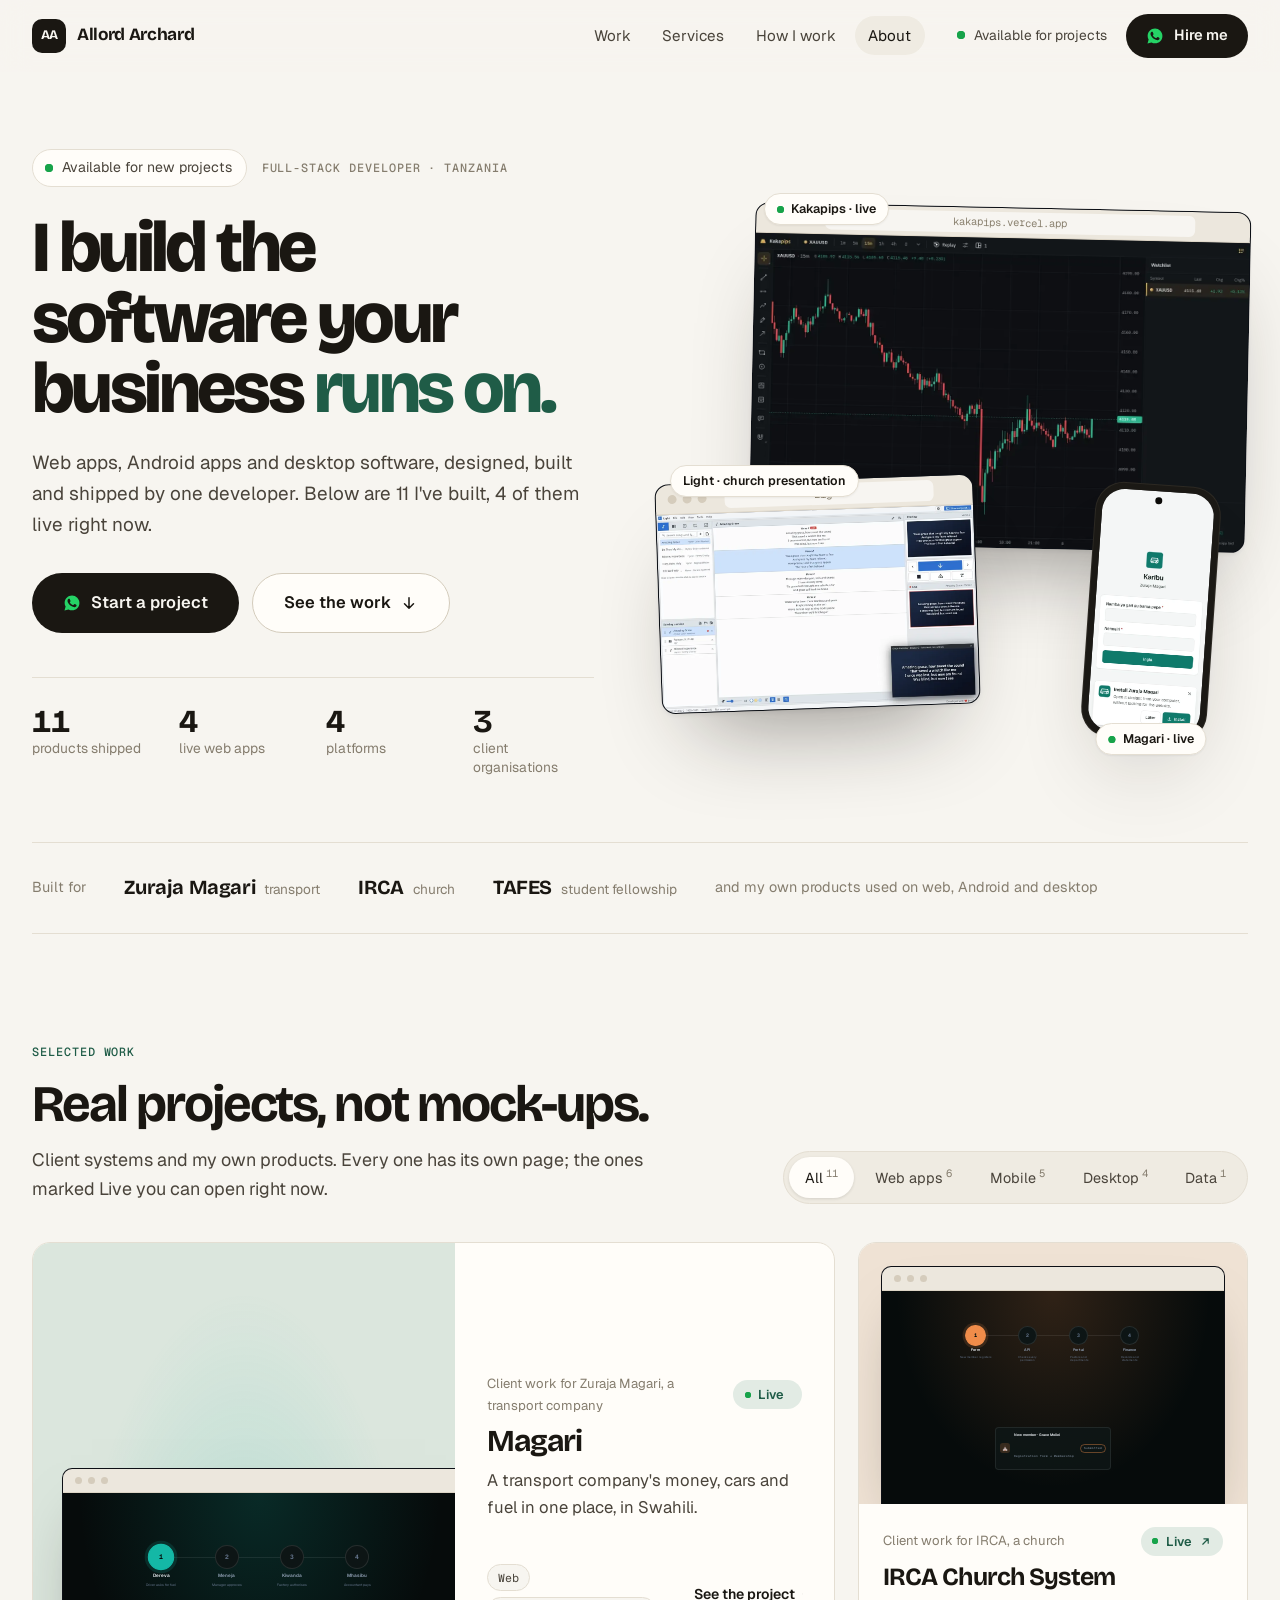
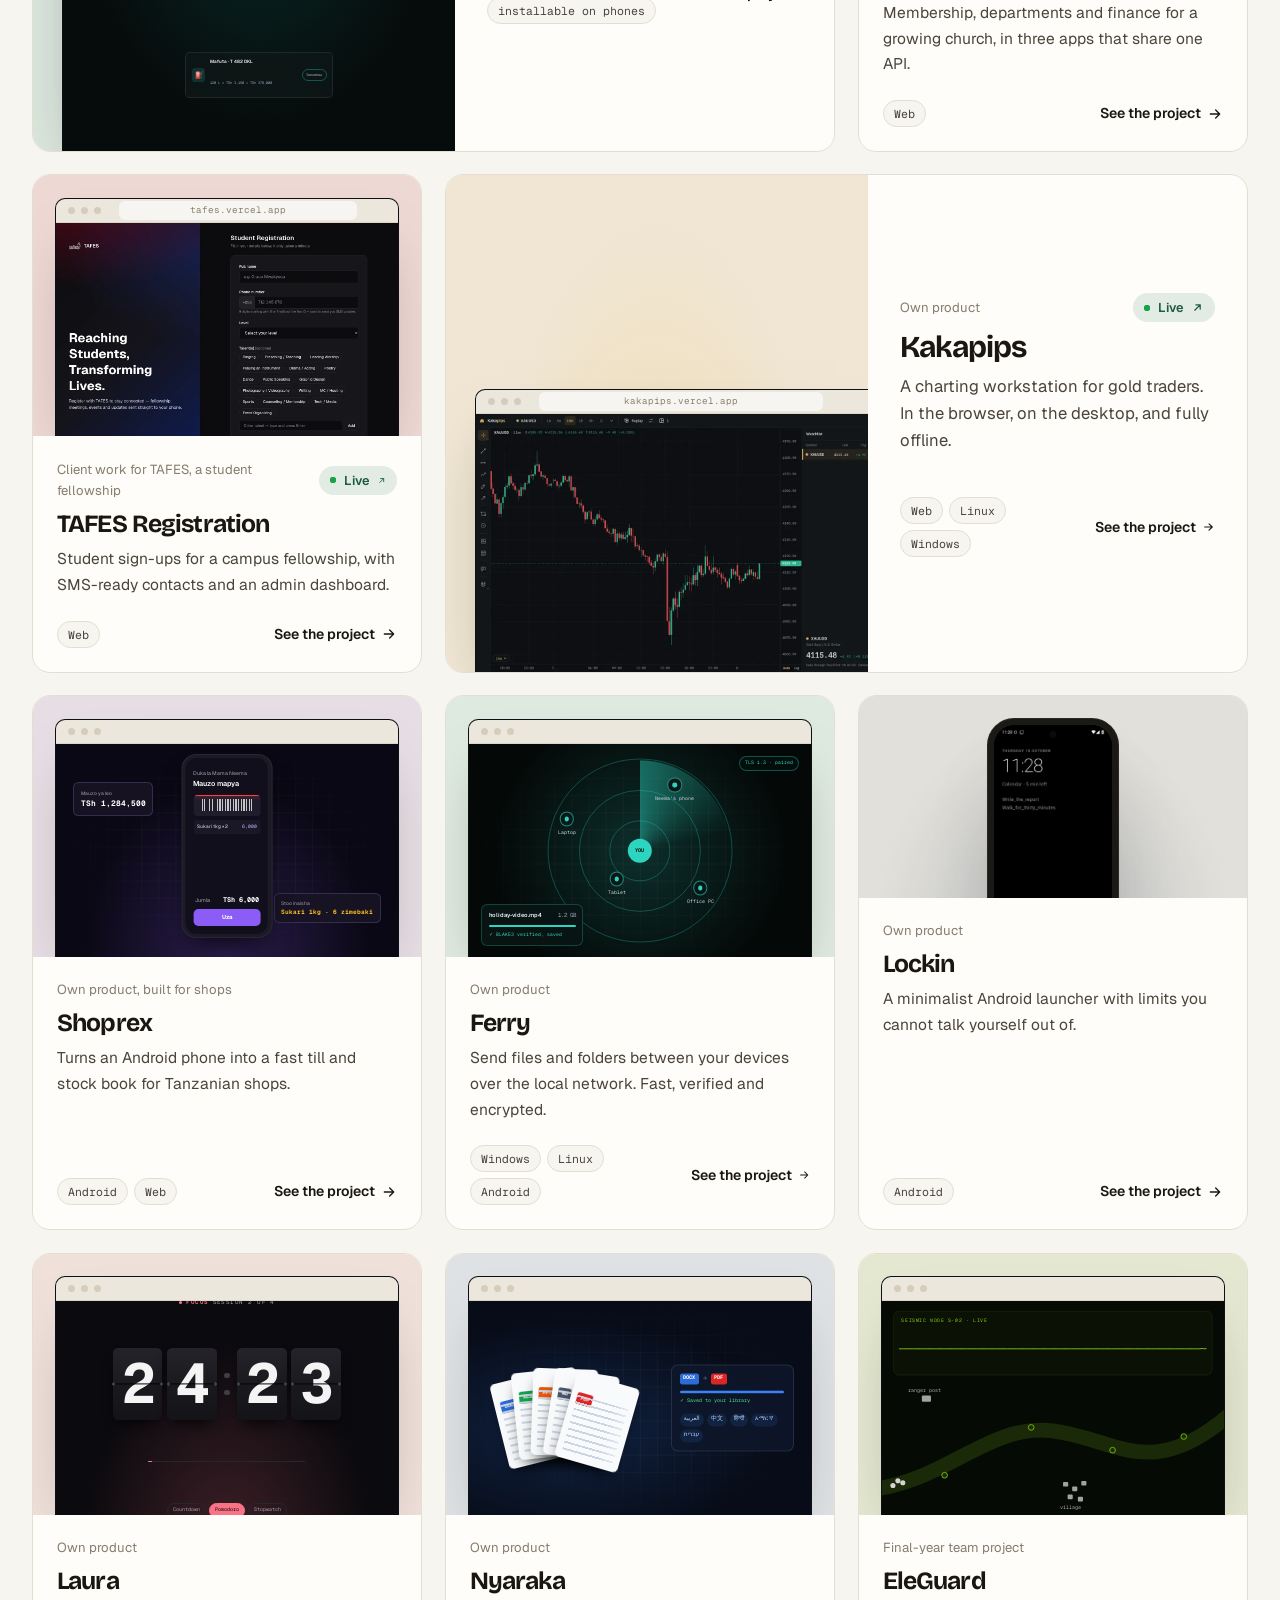
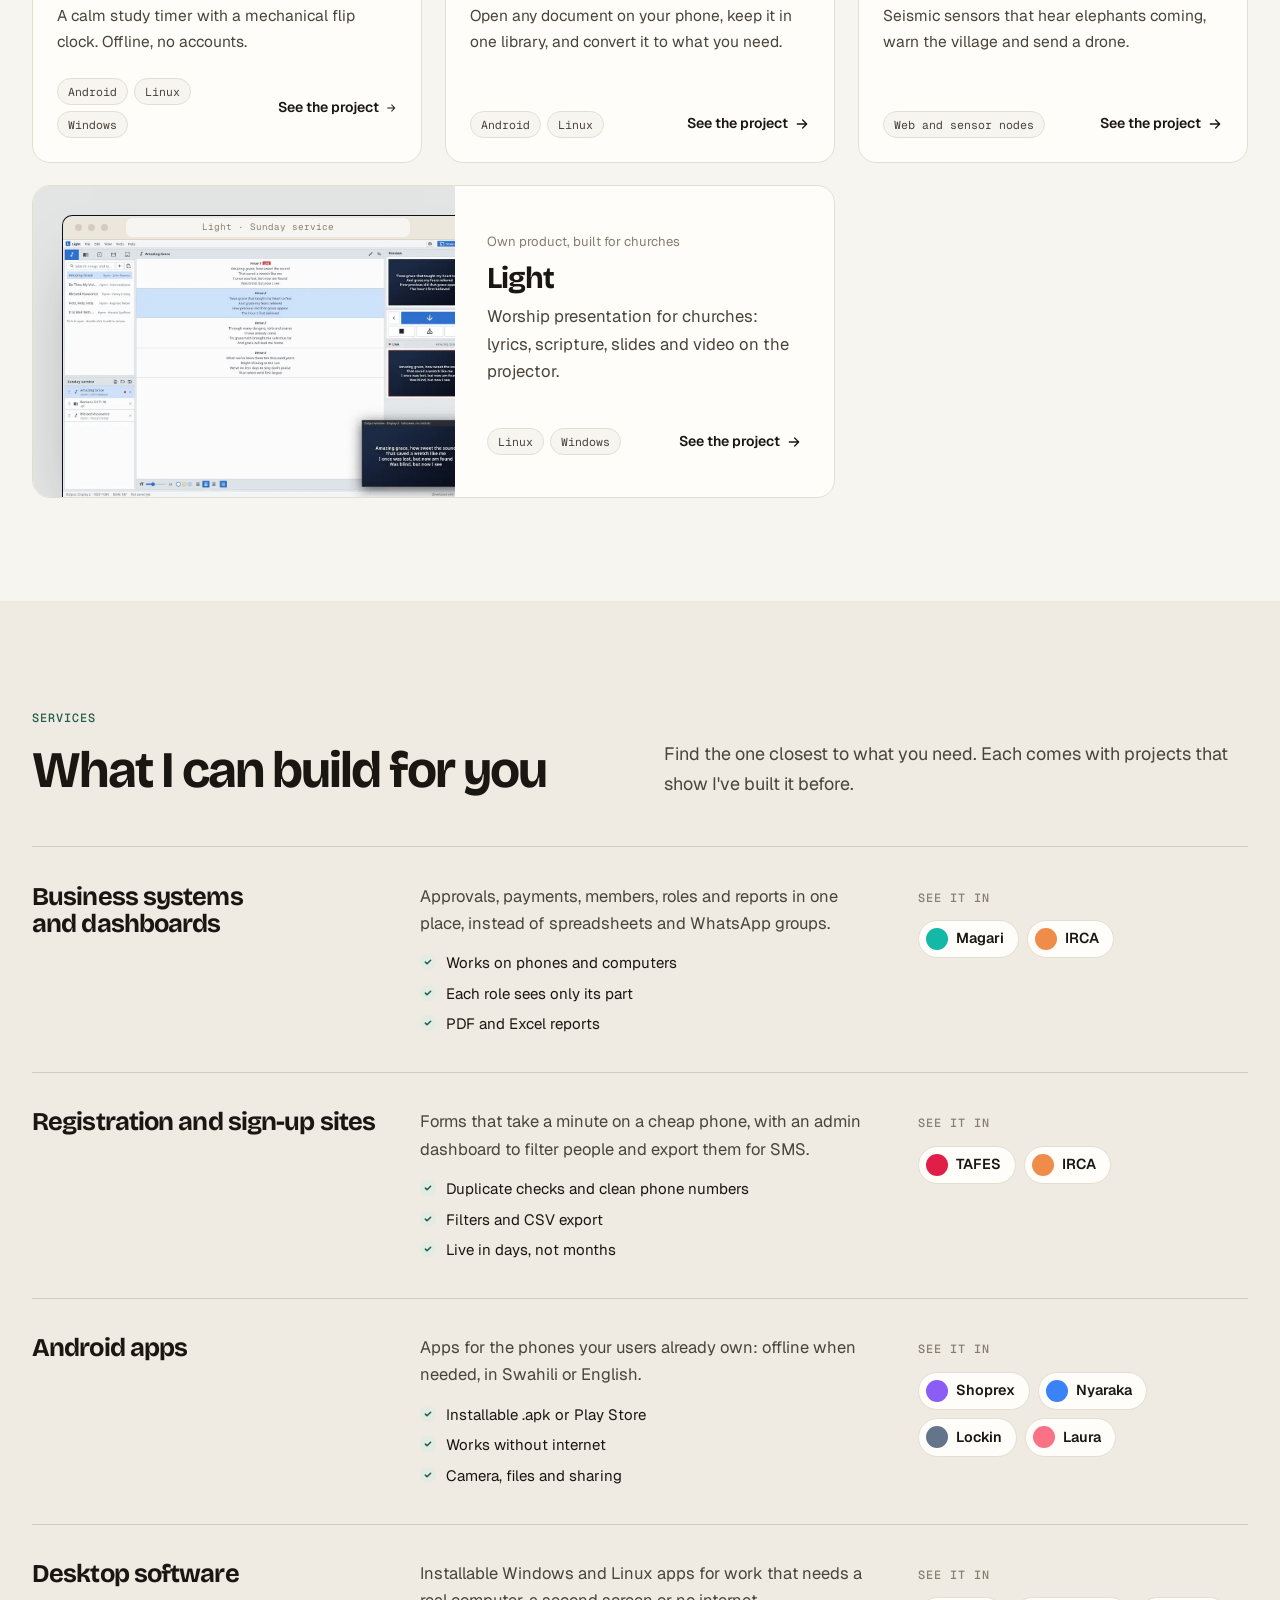
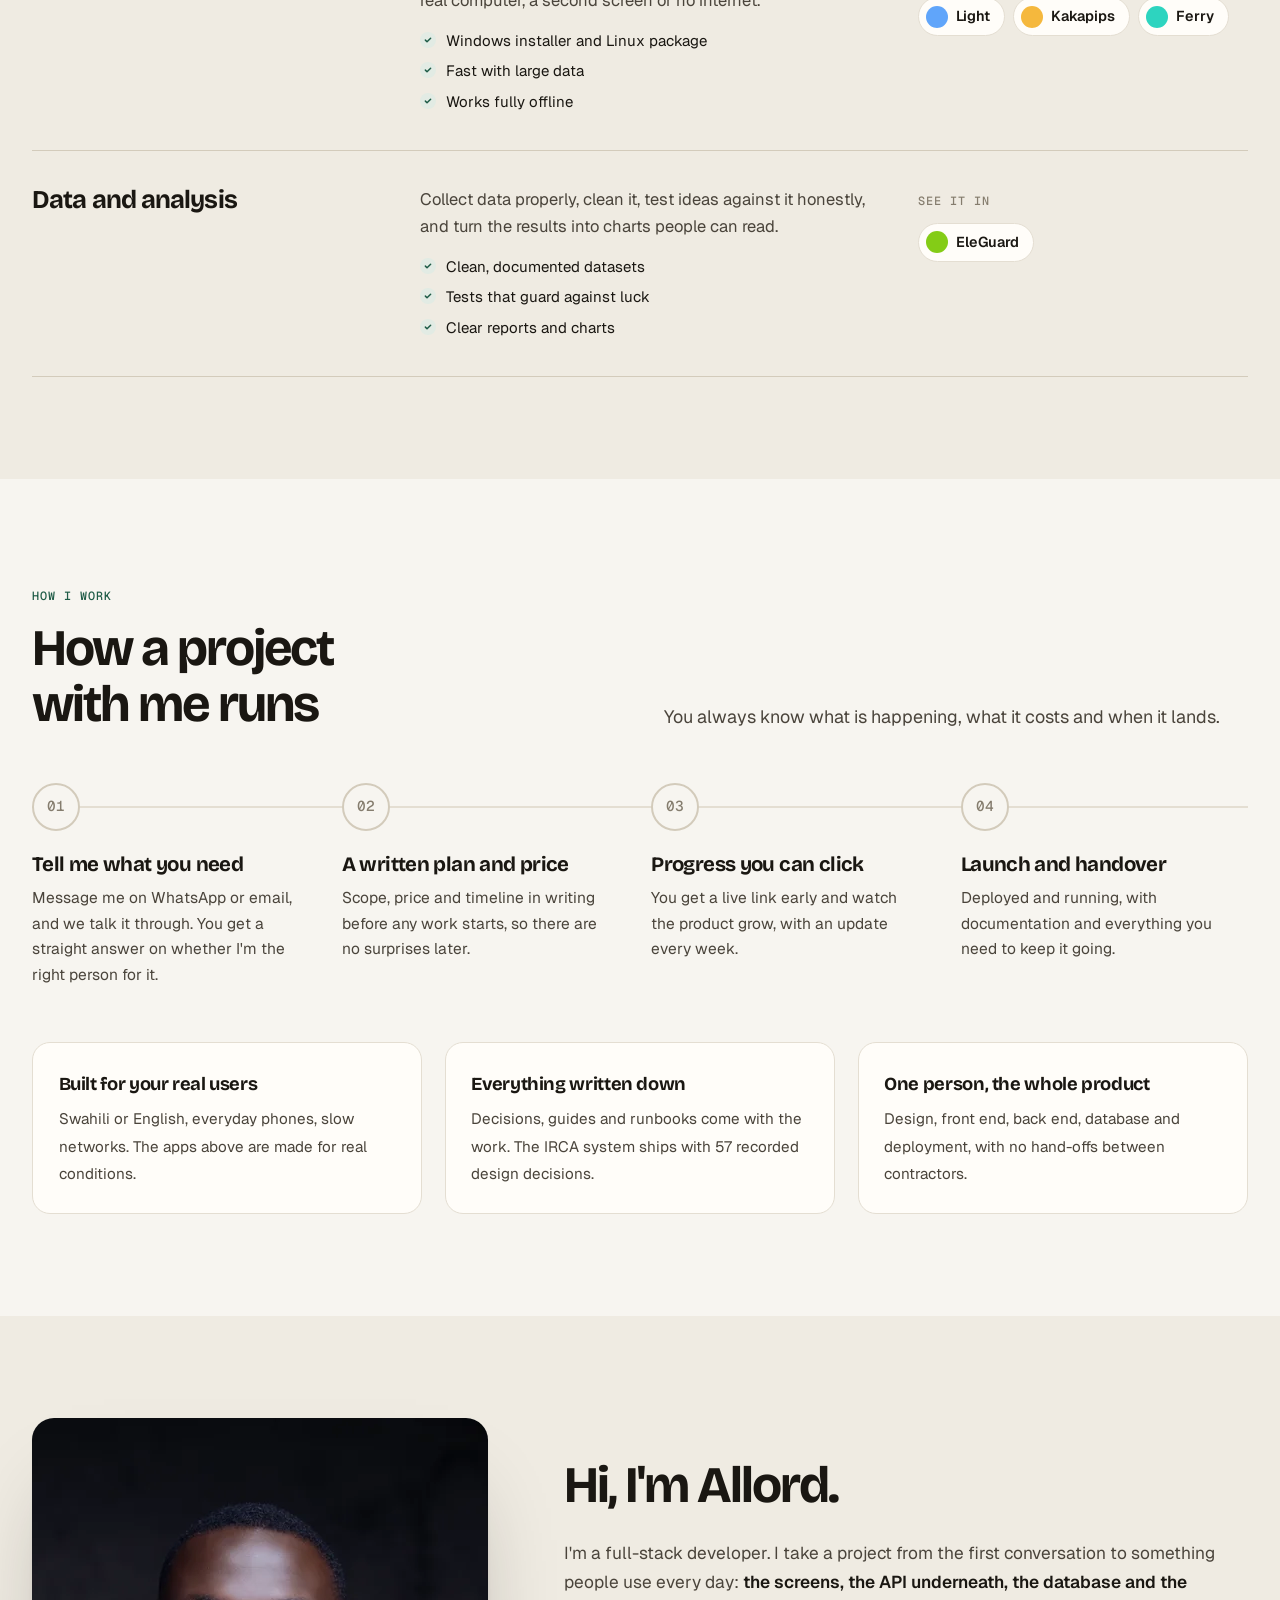
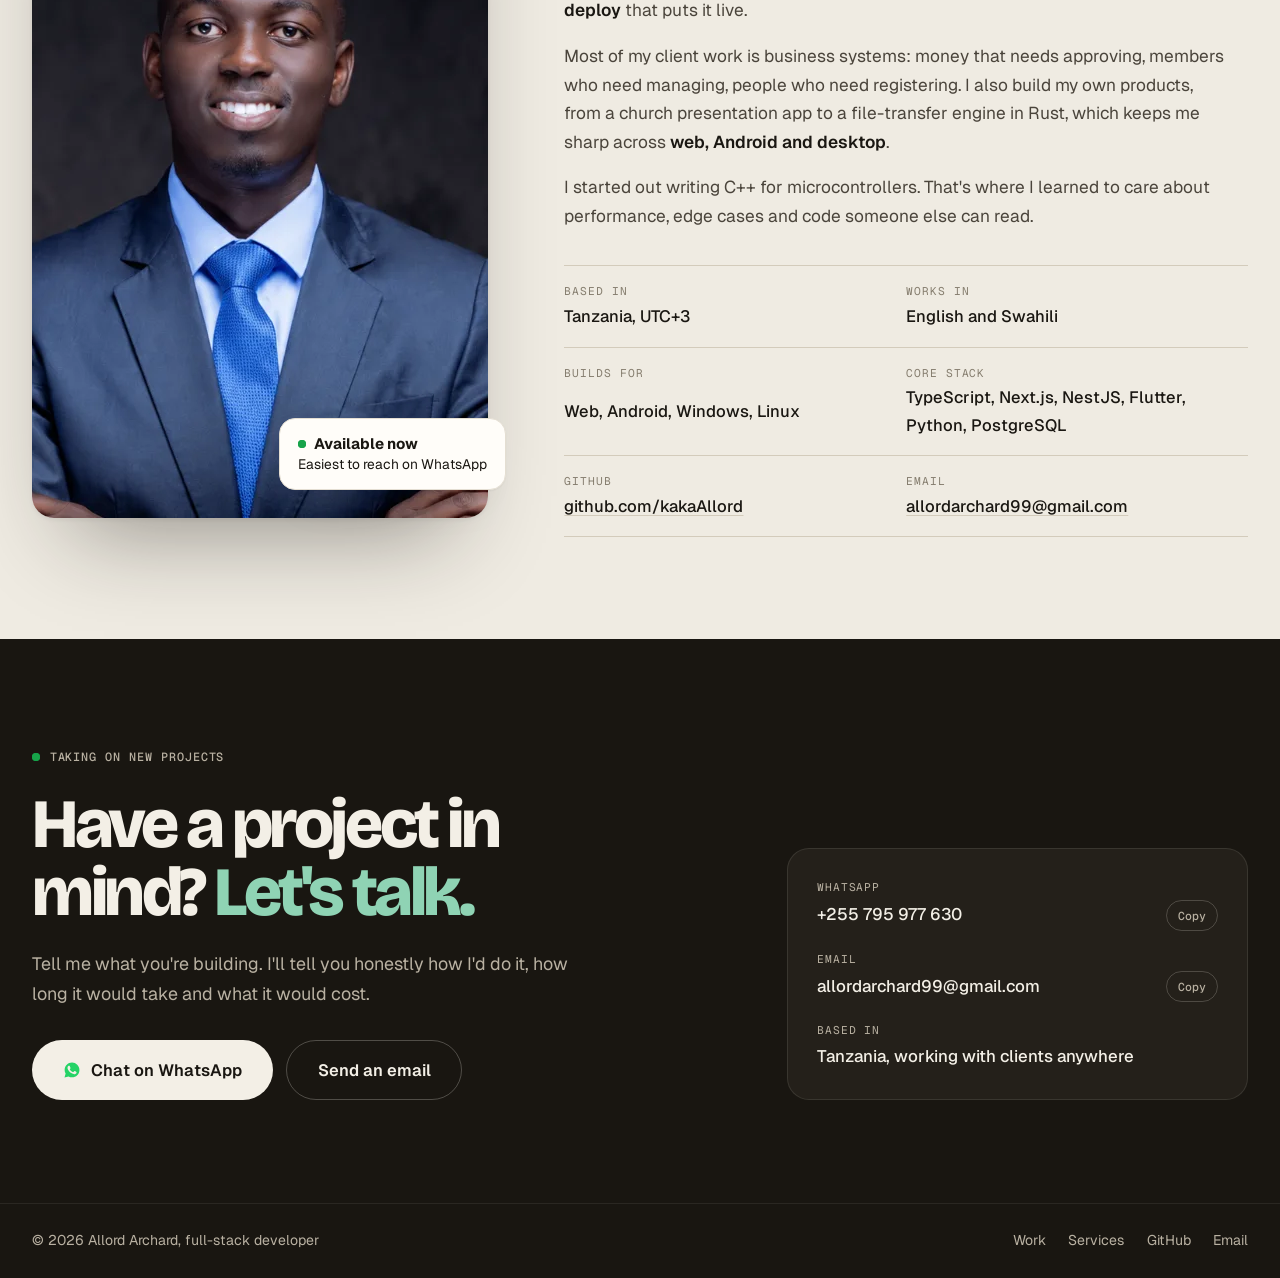
<file: index.html>
<!DOCTYPE html>
<html lang="en">
<head>
<meta charset="UTF-8" />
<meta name="viewport" content="width=device-width, initial-scale=1.0, viewport-fit=cover" />
<!-- Generated by tools/build-projects.mjs. Edit tools/projects.mjs or the build script, then rebuild. -->
<title>Allord Archard, Full-Stack Developer | Web, Mobile &amp; Desktop Apps</title>
<meta name="description" content="Freelance full-stack developer in Tanzania. Business systems, registration sites, Android apps and desktop software, designed, built and shipped end to end. See 11 real projects." />
<meta name="author" content="Allord Archard" />
<meta name="robots" content="index, follow, max-image-preview:large" />
<meta name="theme-color" content="#f7f5f0" />
<link rel="canonical" href="https://kakaallord.github.io/me-portifolio/" />
<meta property="og:type" content="website" />
<meta property="og:site_name" content="Allord Archard" />
<meta property="og:url" content="https://kakaallord.github.io/me-portifolio/" />
<meta property="og:title" content="Allord Archard, Full-Stack Developer | Web, Mobile &amp; Desktop Apps" />
<meta property="og:description" content="Freelance full-stack developer in Tanzania. Business systems, registration sites, Android apps and desktop software, designed, built and shipped end to end. See 11 real projects." />
<meta property="og:image" content="https://kakaallord.github.io/me-portifolio/assets/img/og.jpg" />
<meta name="twitter:card" content="summary_large_image" />
<meta name="twitter:title" content="Allord Archard, Full-Stack Developer | Web, Mobile &amp; Desktop Apps" />
<meta name="twitter:description" content="Freelance full-stack developer in Tanzania. Business systems, registration sites, Android apps and desktop software, designed, built and shipped end to end. See 11 real projects." />
<meta name="twitter:image" content="https://kakaallord.github.io/me-portifolio/assets/img/og.jpg" />
<link rel="icon" href="assets/img/favicon.svg" type="image/svg+xml" />
<link rel="manifest" href="site.webmanifest" />
<link rel="preconnect" href="https://fonts.googleapis.com" />
<link rel="preconnect" href="https://fonts.gstatic.com" crossorigin />
<link href="https://fonts.googleapis.com/css2?family=Bricolage+Grotesque:opsz,wght@12..96,600..800&family=Geist:wght@400;500;600&family=Geist+Mono:wght@400;500&display=swap" rel="stylesheet" />
<link rel="stylesheet" href="assets/css/site.css" />
<link rel="stylesheet" href="assets/css/visuals.css" />
<link rel="stylesheet" href="assets/css/mobile.css" media="(max-width: 720px)" />
<script>document.documentElement.classList.add('js')</script>
<script type="application/ld+json">
{
  "@context": "https://schema.org",
  "@graph": [
    {
      "@type": "Person",
      "@id": "https://kakaallord.github.io/me-portifolio/#allord",
      "name": "Allord Archard",
      "jobTitle": "Full-Stack Developer",
      "url": "https://kakaallord.github.io/me-portifolio/",
      "image": "https://kakaallord.github.io/me-portifolio/assets/img/allord.jpg",
      "email": "mailto:allordarchard99@gmail.com",
      "telephone": "+255795977630",
      "address": {
        "@type": "PostalAddress",
        "addressCountry": "TZ"
      },
      "knowsLanguage": [
        "en",
        "sw"
      ],
      "sameAs": [
        "https://github.com/kakaAllord",
        "https://wa.me/255795977630"
      ],
      "knowsAbout": [
        "Full-stack development",
        "TypeScript",
        "Next.js",
        "NestJS",
        "PostgreSQL",
        "Flutter",
        "Android",
        "Electron",
        "Rust",
        "Python",
        "Data analysis"
      ]
    },
    {
      "@type": "ProfessionalService",
      "@id": "https://kakaallord.github.io/me-portifolio/#service",
      "name": "Allord Archard, Software Development",
      "url": "https://kakaallord.github.io/me-portifolio/",
      "provider": {
        "@id": "https://kakaallord.github.io/me-portifolio/#allord"
      },
      "areaServed": "Worldwide",
      "hasOfferCatalog": {
        "@type": "OfferCatalog",
        "name": "Services",
        "itemListElement": [
          {
            "@type": "Offer",
            "itemOffered": {
              "@type": "Service",
              "name": "Business systems and dashboards",
              "description": "Approvals, payments, members, roles and reports in one place, instead of spreadsheets and WhatsApp groups."
            }
          },
          {
            "@type": "Offer",
            "itemOffered": {
              "@type": "Service",
              "name": "Registration and sign-up sites",
              "description": "Forms that take a minute on a cheap phone, with an admin dashboard to filter people and export them for SMS."
            }
          },
          {
            "@type": "Offer",
            "itemOffered": {
              "@type": "Service",
              "name": "Android apps",
              "description": "Apps for the phones your users already own: offline when needed, in Swahili or English."
            }
          },
          {
            "@type": "Offer",
            "itemOffered": {
              "@type": "Service",
              "name": "Desktop software",
              "description": "Installable Windows and Linux apps for work that needs a real computer, a second screen or no internet."
            }
          },
          {
            "@type": "Offer",
            "itemOffered": {
              "@type": "Service",
              "name": "Data and analysis",
              "description": "Collect data properly, clean it, test ideas against it honestly, and turn the results into charts people can read."
            }
          }
        ]
      }
    },
    {
      "@type": "ItemList",
      "name": "Projects",
      "itemListElement": [
        {
          "@type": "ListItem",
          "position": 1,
          "url": "https://kakaallord.github.io/me-portifolio/projects/magari/",
          "name": "Magari"
        },
        {
          "@type": "ListItem",
          "position": 2,
          "url": "https://kakaallord.github.io/me-portifolio/projects/irca/",
          "name": "IRCA Church System"
        },
        {
          "@type": "ListItem",
          "position": 3,
          "url": "https://kakaallord.github.io/me-portifolio/projects/tafes/",
          "name": "TAFES Registration"
        },
        {
          "@type": "ListItem",
          "position": 4,
          "url": "https://kakaallord.github.io/me-portifolio/projects/kakapips/",
          "name": "Kakapips"
        },
        {
          "@type": "ListItem",
          "position": 5,
          "url": "https://kakaallord.github.io/me-portifolio/projects/shoprex/",
          "name": "Shoprex"
        },
        {
          "@type": "ListItem",
          "position": 6,
          "url": "https://kakaallord.github.io/me-portifolio/projects/ferry/",
          "name": "Ferry"
        },
        {
          "@type": "ListItem",
          "position": 7,
          "url": "https://kakaallord.github.io/me-portifolio/projects/lockin/",
          "name": "Lockin"
        },
        {
          "@type": "ListItem",
          "position": 8,
          "url": "https://kakaallord.github.io/me-portifolio/projects/laura/",
          "name": "Laura"
        },
        {
          "@type": "ListItem",
          "position": 9,
          "url": "https://kakaallord.github.io/me-portifolio/projects/nyaraka/",
          "name": "Nyaraka"
        },
        {
          "@type": "ListItem",
          "position": 10,
          "url": "https://kakaallord.github.io/me-portifolio/projects/eleguard/",
          "name": "EleGuard"
        },
        {
          "@type": "ListItem",
          "position": 11,
          "url": "https://kakaallord.github.io/me-portifolio/projects/light/",
          "name": "Light"
        }
      ]
    }
  ]
}
</script>
</head>
<body>
<a href="#main" class="skip-link">Skip to content</a>

<header class="nav" id="nav">
  <div class="wrap nav__inner">
    <a href="" class="brand"><span class="brand__mark">AA</span>Allord Archard</a>
    <nav class="nav__links" aria-label="Primary">
      <a href="#work">Work</a>
      <a href="#services">Services</a>
      <a href="#process">How I work</a>
      <a href="#about">About</a>
    </nav>
    <div class="nav__cta">
      <span class="nav__status"><span class="dot"></span>Available for projects</span>
      <a class="btn btn--ink btn--wa" data-whatsapp href="https://wa.me/255795977630"><svg class="wa-ic" viewBox="0 0 24 24" fill="currentColor" aria-hidden="true"><path fill-rule="evenodd" d="M12.04 2C6.6 2 2.18 6.42 2.18 11.86c0 1.74.46 3.44 1.32 4.94L2 22l5.34-1.4a9.8 9.8 0 004.7 1.2h.01c5.44 0 9.86-4.42 9.86-9.86 0-2.63-1.03-5.11-2.89-6.97A9.8 9.8 0 0012.04 2zm5.43 12.38c-.3-.15-1.75-.86-2.02-.96-.27-.1-.47-.15-.67.15-.2.3-.77.96-.94 1.16-.17.2-.35.22-.65.07-.3-.15-1.25-.46-2.38-1.47-.88-.78-1.47-1.75-1.64-2.05-.17-.3-.02-.46.13-.61.13-.13.3-.35.45-.52.15-.17.2-.3.3-.5.1-.2.05-.37-.03-.52-.07-.15-.67-1.6-.92-2.2-.24-.58-.49-.5-.67-.51h-.57c-.2 0-.52.07-.79.37-.27.3-1.04 1.01-1.04 2.47s1.06 2.86 1.21 3.06c.15.2 2.1 3.2 5.08 4.49.71.3 1.26.49 1.69.63.71.22 1.36.19 1.87.12.57-.09 1.75-.72 2-1.41.25-.69.25-1.28.17-1.41-.07-.13-.27-.2-.57-.35z"/></svg>Hire me</a>
    </div>
  </div>
</header>

<main id="main">

<!-- ============ HERO: who, what, and the work itself in the first view ============ -->
<section class="hero">
  <div class="wrap hero__grid">
    <div>
      <div class="hero__kicker rise">
        <span class="pill"><span class="dot"></span>Available for new projects</span>
        <span class="label">Full-stack developer · Tanzania</span>
      </div>
      <h1 class="rise" style="--d:80ms">I build the software your business <em>runs on.</em></h1>
      <p class="hero__sub rise" style="--d:160ms">Web apps, Android apps and desktop software, designed, built and shipped by one developer. Below are 11 I've built, 4 of them live right now.</p>
      <div class="hero__actions rise" style="--d:240ms">
        <a class="btn btn--ink btn--lg btn--wa" data-whatsapp href="https://wa.me/255795977630"><svg class="wa-ic" viewBox="0 0 24 24" fill="currentColor" aria-hidden="true"><path fill-rule="evenodd" d="M12.04 2C6.6 2 2.18 6.42 2.18 11.86c0 1.74.46 3.44 1.32 4.94L2 22l5.34-1.4a9.8 9.8 0 004.7 1.2h.01c5.44 0 9.86-4.42 9.86-9.86 0-2.63-1.03-5.11-2.89-6.97A9.8 9.8 0 0012.04 2zm5.43 12.38c-.3-.15-1.75-.86-2.02-.96-.27-.1-.47-.15-.67.15-.2.3-.77.96-.94 1.16-.17.2-.35.22-.65.07-.3-.15-1.25-.46-2.38-1.47-.88-.78-1.47-1.75-1.64-2.05-.17-.3-.02-.46.13-.61.13-.13.3-.35.45-.52.15-.17.2-.3.3-.5.1-.2.05-.37-.03-.52-.07-.15-.67-1.6-.92-2.2-.24-.58-.49-.5-.67-.51h-.57c-.2 0-.52.07-.79.37-.27.3-1.04 1.01-1.04 2.47s1.06 2.86 1.21 3.06c.15.2 2.1 3.2 5.08 4.49.71.3 1.26.49 1.69.63.71.22 1.36.19 1.87.12.57-.09 1.75-.72 2-1.41.25-.69.25-1.28.17-1.41-.07-.13-.27-.2-.57-.35z"/></svg>Start a project</a>
        <a class="btn btn--line btn--lg" href="#work">See the work<svg viewBox="0 0 24 24" fill="none" stroke="currentColor" stroke-width="2" stroke-linecap="round" stroke-linejoin="round" aria-hidden="true"><path d="M12 5v14M6 13l6 6 6-6"/></svg></a>
      </div>
      <ul class="proof rise" style="--d:320ms">
        <li><b data-count="11">11</b><span>products shipped</span></li>
        <li><b data-count="4">4</b><span>live web apps</span></li>
        <li><b data-count="4">4</b><span>platforms</span></li>
        <li><b data-count="3">3</b><span>client organisations</span></li>
      </ul>
    </div>

    <div class="collage" aria-label="A few of the projects">
      <a class="collage__item collage__a" href="projects/kakapips/" style="--d:200ms" aria-label="Kakapips">
        <span class="collage__tag"><span class="dot"></span>Kakapips · live</span>
        <figure class="frame frame--window"><div class="frame__bar"><i></i><i></i><i></i><span>kakapips.vercel.app</span></div><img src="assets/img/projects/kakapips/chart.webp" alt="Kakapips charting app" fetchpriority="high" decoding="async" /></figure>
      </a>
      <a class="collage__item collage__b" href="projects/light/" style="--d:360ms" aria-label="Light">
        <span class="collage__tag">Light · church presentation</span>
        <figure class="frame frame--window"><div class="frame__bar"><i></i><i></i><i></i><span>Light</span></div><img src="assets/img/projects/light/s2.webp" alt="Light worship presentation app" loading="lazy" decoding="async" /></figure>
      </a>
      <a class="collage__item collage__c" href="projects/magari/" style="--d:520ms" aria-label="Magari">
        <figure class="frame frame--phone"><img src="assets/img/projects/magari/mobile.webp" alt="Magari fleet app on a phone" loading="lazy" decoding="async" /></figure>
        <span class="collage__tag"><span class="dot"></span>Magari · live</span>
      </a>
    </div>
  </div>
</section>

<div class="wrap">
  <div class="clients" data-reveal>
    <span class="clients__k">Built for</span>
    <a href="projects/magari/">Zuraja Magari <small>transport</small></a>
    <a href="projects/irca/">IRCA <small>church</small></a>
    <a href="projects/tafes/">TAFES <small>student fellowship</small></a>
    <span class="clients__k">and my own products used on web, Android and desktop</span>
  </div>
</div>

<!-- ============ WORK ============ -->
<section class="section" id="work">
  <div class="wrap">
    <div class="work__head">
      <div data-reveal>
        <span class="label label--accent">Selected work</span>
        <h2 class="h2" style="margin-top:0.8rem">Real projects, not mock-ups.</h2>
        <p class="lede">Client systems and my own products. Every one has its own page; the ones marked Live you can open right now.</p>
      </div>
      <div class="filters" role="group" aria-label="Filter projects" data-reveal="100">
        <button type="button" data-kind="all" aria-pressed="true">All<sup>11</sup></button><button type="button" data-kind="web" aria-pressed="false">Web apps<sup>6</sup></button><button type="button" data-kind="mobile" aria-pressed="false">Mobile<sup>5</sup></button><button type="button" data-kind="desktop" aria-pressed="false">Desktop<sup>4</sup></button><button type="button" data-kind="data" aria-pressed="false">Data<sup>1</sup></button>
      </div>
    </div>
    <div class="grid">
      <article class="card card--wide" data-kinds="web" style="--p:#14b8a6" data-reveal="0">
        <a class="card__media" href="projects/magari/" tabindex="-1" aria-hidden="true"><figure class="frame frame--window"><div class="frame__bar"><i></i><i></i><i></i><span></span></div><div class="v v-flow" data-v="flow">
        <div class="v-flow__track">
          <div class="v-flow__line"><span></span></div>
          <div class="v-flow__node"><span class="v-flow__dot">1</span><b>Dereva</b><small>Driver asks for fuel</small></div><div class="v-flow__node"><span class="v-flow__dot">2</span><b>Meneja</b><small>Manager approves</small></div><div class="v-flow__node"><span class="v-flow__dot">3</span><b>Kiwanda</b><small>Factory authorises</small></div><div class="v-flow__node"><span class="v-flow__dot">4</span><b>Mhasibu</b><small>Accountant pays</small></div>
        </div>
        <div class="v-flow__card"><i>⛽</i><div><b>Mafuta · T 482 DKL</b><span>120 L × TSh 3,150 = TSh 378,000</span></div>
          <span class="v-flow__status" data-steps="Imeombwa|Imekubaliwa|Imeidhinishwa|Imelipwa ✓">Imeombwa</span></div>
      </div></figure></a>
        <div class="card__body">
          <div class="card__meta">
            <span class="card__client">Client work for Zuraja Magari, a transport company</span>
            <a class="card__live" href="https://magari-manager.vercel.app" target="_blank" rel="noopener"><span class="dot"></span>Live<svg viewBox="0 0 24 24" fill="none" stroke="currentColor" stroke-width="2.2" stroke-linecap="round" stroke-linejoin="round" aria-hidden="true"><path d="M7 17L17 7M9 7h8v8"/></svg></a>
          </div>
          <h3><a href="projects/magari/">Magari</a></h3>
          <p>A transport company&#39;s money, cars and fuel in one place, in Swahili.</p>
          <div class="card__foot">
            <ul class="tags"><li>Web</li><li>installable on phones</li></ul>
            <span class="card__go">See the project<svg viewBox="0 0 24 24" fill="none" stroke="currentColor" stroke-width="2" stroke-linecap="round" stroke-linejoin="round" aria-hidden="true"><path d="M5 12h14M13 6l6 6-6 6"/></svg></span>
          </div>
        </div>
      </article>
      <article class="card" data-kinds="web" style="--p:#f08c4a" data-reveal="70">
        <a class="card__media" href="projects/irca/" tabindex="-1" aria-hidden="true"><figure class="frame frame--window"><div class="frame__bar"><i></i><i></i><i></i><span></span></div><div class="v v-flow" data-v="flow">
        <div class="v-flow__track">
          <div class="v-flow__line"><span></span></div>
          <div class="v-flow__node"><span class="v-flow__dot">1</span><b>Form</b><small>New member registers</small></div><div class="v-flow__node"><span class="v-flow__dot">2</span><b>API</b><small>Checks every permission</small></div><div class="v-flow__node"><span class="v-flow__dot">3</span><b>Portal</b><small>Pastors and departments</small></div><div class="v-flow__node"><span class="v-flow__dot">4</span><b>Finance</b><small>Records and statements</small></div>
        </div>
        <div class="v-flow__card"><i>⛪</i><div><b>New member · Grace Mollel</b><span>Registration form → Membership</span></div>
          <span class="v-flow__status" data-steps="Submitted|Verified|Welcomed|Recorded ✓">Submitted</span></div>
      </div></figure></a>
        <div class="card__body">
          <div class="card__meta">
            <span class="card__client">Client work for IRCA, a church</span>
            <a class="card__live" href="https://irca-portal.vercel.app" target="_blank" rel="noopener"><span class="dot"></span>Live<svg viewBox="0 0 24 24" fill="none" stroke="currentColor" stroke-width="2.2" stroke-linecap="round" stroke-linejoin="round" aria-hidden="true"><path d="M7 17L17 7M9 7h8v8"/></svg></a>
          </div>
          <h3><a href="projects/irca/">IRCA Church System</a></h3>
          <p>Membership, departments and finance for a growing church, in three apps that share one API.</p>
          <div class="card__foot">
            <ul class="tags"><li>Web</li></ul>
            <span class="card__go">See the project<svg viewBox="0 0 24 24" fill="none" stroke="currentColor" stroke-width="2" stroke-linecap="round" stroke-linejoin="round" aria-hidden="true"><path d="M5 12h14M13 6l6 6-6 6"/></svg></span>
          </div>
        </div>
      </article>
      <article class="card" data-kinds="web" style="--p:#e11d48" data-reveal="140">
        <a class="card__media" href="projects/tafes/" tabindex="-1" aria-hidden="true"><figure class="frame frame--window"><div class="frame__bar"><i></i><i></i><i></i><span>tafes.vercel.app</span></div><img src="assets/img/projects/tafes/desktop.webp" alt="" loading="lazy" decoding="async" /></figure></a>
        <div class="card__body">
          <div class="card__meta">
            <span class="card__client">Client work for TAFES, a student fellowship</span>
            <a class="card__live" href="https://tafes.vercel.app" target="_blank" rel="noopener"><span class="dot"></span>Live<svg viewBox="0 0 24 24" fill="none" stroke="currentColor" stroke-width="2.2" stroke-linecap="round" stroke-linejoin="round" aria-hidden="true"><path d="M7 17L17 7M9 7h8v8"/></svg></a>
          </div>
          <h3><a href="projects/tafes/">TAFES Registration</a></h3>
          <p>Student sign-ups for a campus fellowship, with SMS-ready contacts and an admin dashboard.</p>
          <div class="card__foot">
            <ul class="tags"><li>Web</li></ul>
            <span class="card__go">See the project<svg viewBox="0 0 24 24" fill="none" stroke="currentColor" stroke-width="2" stroke-linecap="round" stroke-linejoin="round" aria-hidden="true"><path d="M5 12h14M13 6l6 6-6 6"/></svg></span>
          </div>
        </div>
      </article>
      <article class="card card--wide" data-kinds="web desktop" style="--p:#f5b83d" data-reveal="0">
        <a class="card__media" href="projects/kakapips/" tabindex="-1" aria-hidden="true"><figure class="frame frame--window"><div class="frame__bar"><i></i><i></i><i></i><span>kakapips.vercel.app</span></div><img src="assets/img/projects/kakapips/chart.webp" alt="" loading="lazy" decoding="async" /></figure></a>
        <div class="card__body">
          <div class="card__meta">
            <span class="card__client">Own product</span>
            <a class="card__live" href="https://kakapips.vercel.app" target="_blank" rel="noopener"><span class="dot"></span>Live<svg viewBox="0 0 24 24" fill="none" stroke="currentColor" stroke-width="2.2" stroke-linecap="round" stroke-linejoin="round" aria-hidden="true"><path d="M7 17L17 7M9 7h8v8"/></svg></a>
          </div>
          <h3><a href="projects/kakapips/">Kakapips</a></h3>
          <p>A charting workstation for gold traders. In the browser, on the desktop, and fully offline.</p>
          <div class="card__foot">
            <ul class="tags"><li>Web</li><li>Linux</li><li>Windows</li></ul>
            <span class="card__go">See the project<svg viewBox="0 0 24 24" fill="none" stroke="currentColor" stroke-width="2" stroke-linecap="round" stroke-linejoin="round" aria-hidden="true"><path d="M5 12h14M13 6l6 6-6 6"/></svg></span>
          </div>
        </div>
      </article>
      <article class="card" data-kinds="mobile web" style="--p:#8b5cf6" data-reveal="70">
        <a class="card__media" href="projects/shoprex/" tabindex="-1" aria-hidden="true"><figure class="frame frame--window"><div class="frame__bar"><i></i><i></i><i></i><span></span></div><div class="v v-pos v-grid" data-v="pos">
        <div class="v-pos__float v-pos__float--a">Mauzo ya leo<b>TSh 1,284,500</b></div>
        <div class="v-pos__float v-pos__float--b">Stoo inaisha<b>Sukari 1kg · 6 zimebaki</b></div>
        <div class="v-phone"><div class="v-phone__screen">
          <div class="v-pos__head">Duka la Mama Neema<b>Mauzo mapya</b></div>
          <div class="v-pos__scan"></div>
          <div class="v-pos__rows"><div class="v-pos__row" data-price="6000"><span>Sukari 1kg × 2</span><span>6,000</span></div><div class="v-pos__row" data-price="4200"><span>Unga 2kg</span><span>4,200</span></div><div class="v-pos__row" data-price="7500"><span>Mafuta 1L</span><span>7,500</span></div><div class="v-pos__row" data-price="2800"><span>Sabuni</span><span>2,800</span></div></div>
          <div class="v-pos__total">Jumla <b data-total>TSh 0</b></div>
          <div class="v-pos__btn" data-done="Imeuzwa ✓">Uza</div>
        </div></div>
      </div></figure></a>
        <div class="card__body">
          <div class="card__meta">
            <span class="card__client">Own product, built for shops</span>
            
          </div>
          <h3><a href="projects/shoprex/">Shoprex</a></h3>
          <p>Turns an Android phone into a fast till and stock book for Tanzanian shops.</p>
          <div class="card__foot">
            <ul class="tags"><li>Android</li><li>Web</li></ul>
            <span class="card__go">See the project<svg viewBox="0 0 24 24" fill="none" stroke="currentColor" stroke-width="2" stroke-linecap="round" stroke-linejoin="round" aria-hidden="true"><path d="M5 12h14M13 6l6 6-6 6"/></svg></span>
          </div>
        </div>
      </article>
      <article class="card" data-kinds="desktop mobile" style="--p:#2dd4bf" data-reveal="140">
        <a class="card__media" href="projects/ferry/" tabindex="-1" aria-hidden="true"><figure class="frame frame--window"><div class="frame__bar"><i></i><i></i><i></i><span></span></div><div class="v v-radar v-grid" data-v="radar">
        <div class="v-radar__field">
          <span class="v-radar__ring"></span><span class="v-radar__ring"></span><span class="v-radar__ring"></span>
          <div class="v-radar__sweep"></div>
          <span class="v-radar__dev" style="left:69.0%;top:17.1%;--dl:0.0s"><i></i>Neema&#39;s phone</span><span class="v-radar__dev" style="left:82.8%;top:72.9%;--dl:0.6s"><i></i>Office PC</span><span class="v-radar__dev" style="left:10.5%;top:35.6%;--dl:1.2s"><i></i>Laptop</span><span class="v-radar__dev" style="left:37.4%;top:68.0%;--dl:1.8s"><i></i>Tablet</span>
          <span class="v-radar__packet" style="--x:69.0%;--y:17.1%"></span>
          <span class="v-radar__me">YOU</span>
        </div>
        <span class="v-radar__badge">TLS 1.3 · paired</span>
        <div class="v-radar__card">
          <div class="v-radar__file">holiday-video.mp4 <span>1.2 GB</span></div>
          <div class="v-radar__prog"><span></span></div>
          <div class="v-radar__ok">✓ BLAKE3 verified, saved</div>
        </div>
      </div></figure></a>
        <div class="card__body">
          <div class="card__meta">
            <span class="card__client">Own product</span>
            
          </div>
          <h3><a href="projects/ferry/">Ferry</a></h3>
          <p>Send files and folders between your devices over the local network. Fast, verified and encrypted.</p>
          <div class="card__foot">
            <ul class="tags"><li>Windows</li><li>Linux</li><li>Android</li></ul>
            <span class="card__go">See the project<svg viewBox="0 0 24 24" fill="none" stroke="currentColor" stroke-width="2" stroke-linecap="round" stroke-linejoin="round" aria-hidden="true"><path d="M5 12h14M13 6l6 6-6 6"/></svg></span>
          </div>
        </div>
      </article>
      <article class="card" data-kinds="mobile" style="--p:#64748b" data-reveal="0">
        <a class="card__media card__media--phone" href="projects/lockin/" tabindex="-1" aria-hidden="true"><figure class="frame frame--phone"><img src="assets/img/projects/lockin/home.webp" alt="" loading="lazy" decoding="async" /></figure></a>
        <div class="card__body">
          <div class="card__meta">
            <span class="card__client">Own product</span>
            
          </div>
          <h3><a href="projects/lockin/">Lockin</a></h3>
          <p>A minimalist Android launcher with limits you cannot talk yourself out of.</p>
          <div class="card__foot">
            <ul class="tags"><li>Android</li></ul>
            <span class="card__go">See the project<svg viewBox="0 0 24 24" fill="none" stroke="currentColor" stroke-width="2" stroke-linecap="round" stroke-linejoin="round" aria-hidden="true"><path d="M5 12h14M13 6l6 6-6 6"/></svg></span>
          </div>
        </div>
      </article>
      <article class="card" data-kinds="mobile desktop" style="--p:#fb7185" data-reveal="70">
        <a class="card__media" href="projects/laura/" tabindex="-1" aria-hidden="true"><figure class="frame frame--window"><div class="frame__bar"><i></i><i></i><i></i><span></span></div><div class="v v-flip" data-v="flip">
        <div class="v-flip__label"><i></i><b>Focus</b> session 2 of 4</div>
        <div class="v-flip__row"><div class="fc"></div><div class="fc"></div><span class="v-flip__colon"></span><div class="fc"></div><div class="fc"></div></div>
        <div class="v-flip__bar"><span></span></div>
        <div class="v-flip__chips"><span>Countdown</span><span class="on">Pomodoro</span><span>Stopwatch</span></div>
      </div></figure></a>
        <div class="card__body">
          <div class="card__meta">
            <span class="card__client">Own product</span>
            
          </div>
          <h3><a href="projects/laura/">Laura</a></h3>
          <p>A calm study timer with a mechanical flip clock. Offline, no accounts.</p>
          <div class="card__foot">
            <ul class="tags"><li>Android</li><li>Linux</li><li>Windows</li></ul>
            <span class="card__go">See the project<svg viewBox="0 0 24 24" fill="none" stroke="currentColor" stroke-width="2" stroke-linecap="round" stroke-linejoin="round" aria-hidden="true"><path d="M5 12h14M13 6l6 6-6 6"/></svg></span>
          </div>
        </div>
      </article>
      <article class="card" data-kinds="mobile" style="--p:#3b82f6" data-reveal="140">
        <a class="card__media" href="projects/nyaraka/" tabindex="-1" aria-hidden="true"><figure class="frame frame--window"><div class="frame__bar"><i></i><i></i><i></i><span></span></div><div class="v v-docs v-grid" data-v="docs">
        <div class="v-docs__fan"><div class="v-doc" style="--tag:#2b6cd9;--r:-14deg;--tx:-9cqw;--dl:0.0s"><b>DOCX</b></div><div class="v-doc" style="--tag:#16a34a;--r:-6deg;--tx:-4cqw;--dl:1.5s"><b>XLSX</b></div><div class="v-doc" style="--tag:#ea580c;--r:2deg;--tx:1cqw;--dl:3.0s"><b>PPTX</b></div><div class="v-doc" style="--tag:#475569;--r:9deg;--tx:6cqw;--dl:4.5s"><b>MD</b></div><div class="v-doc" style="--tag:#dc2626;--r:16deg;--tx:11cqw;--dl:6.0s"><b>PDF</b></div></div>
        <div class="v-docs__panel">
          <div class="v-docs__row"><b style="background:#2b6cd9">DOCX</b><em>→</em><b style="background:#dc2626">PDF</b></div>
          <div class="v-docs__prog"><span></span></div>
          <div class="v-docs__done">✓ Saved to your library</div>
          <div class="v-docs__scripts"><span lang="ar">العربية</span><span lang="zh" style="--dl:-1s">中文</span><span lang="hi" style="--dl:-2s">हिन्दी</span><span lang="am" style="--dl:-3s">አማርኛ</span><span lang="he" style="--dl:-4s">עברית</span></div>
        </div>
      </div></figure></a>
        <div class="card__body">
          <div class="card__meta">
            <span class="card__client">Own product</span>
            
          </div>
          <h3><a href="projects/nyaraka/">Nyaraka</a></h3>
          <p>Open any document on your phone, keep it in one library, and convert it to what you need.</p>
          <div class="card__foot">
            <ul class="tags"><li>Android</li><li>Linux</li></ul>
            <span class="card__go">See the project<svg viewBox="0 0 24 24" fill="none" stroke="currentColor" stroke-width="2" stroke-linecap="round" stroke-linejoin="round" aria-hidden="true"><path d="M5 12h14M13 6l6 6-6 6"/></svg></span>
          </div>
        </div>
      </article>
      <article class="card" data-kinds="web data" style="--p:#84cc16" data-reveal="0">
        <a class="card__media" href="projects/eleguard/" tabindex="-1" aria-hidden="true"><figure class="frame frame--window"><div class="frame__bar"><i></i><i></i><i></i><span></span></div><div class="v v-seis" data-v="seis">
        <div class="v-seis__alert"><b>Elephants near S-02</b>Alert sent to the village and the ranger post. Drone on its way.</div>
      </div></figure></a>
        <div class="card__body">
          <div class="card__meta">
            <span class="card__client">Final-year team project</span>
            
          </div>
          <h3><a href="projects/eleguard/">EleGuard</a></h3>
          <p>Seismic sensors that hear elephants coming, warn the village and send a drone.</p>
          <div class="card__foot">
            <ul class="tags"><li>Web and sensor nodes</li></ul>
            <span class="card__go">See the project<svg viewBox="0 0 24 24" fill="none" stroke="currentColor" stroke-width="2" stroke-linecap="round" stroke-linejoin="round" aria-hidden="true"><path d="M5 12h14M13 6l6 6-6 6"/></svg></span>
          </div>
        </div>
      </article>
      <article class="card card--wide" data-kinds="desktop" style="--p:#60a5fa" data-reveal="70">
        <a class="card__media" href="projects/light/" tabindex="-1" aria-hidden="true"><figure class="frame frame--window"><div class="frame__bar"><i></i><i></i><i></i><span>Light · Sunday service</span></div><img src="assets/img/projects/light/s2.webp" alt="" loading="lazy" decoding="async" /></figure></a>
        <div class="card__body">
          <div class="card__meta">
            <span class="card__client">Own product, built for churches</span>
            
          </div>
          <h3><a href="projects/light/">Light</a></h3>
          <p>Worship presentation for churches: lyrics, scripture, slides and video on the projector.</p>
          <div class="card__foot">
            <ul class="tags"><li>Linux</li><li>Windows</li></ul>
            <span class="card__go">See the project<svg viewBox="0 0 24 24" fill="none" stroke="currentColor" stroke-width="2" stroke-linecap="round" stroke-linejoin="round" aria-hidden="true"><path d="M5 12h14M13 6l6 6-6 6"/></svg></span>
          </div>
        </div>
      </article>
    </div>
  </div>
</section>

<!-- ============ SERVICES: what I can do, each backed by projects ============ -->
<section class="section services" id="services">
  <div class="wrap">
    <div class="services__head">
      <div data-reveal>
        <span class="label label--accent">Services</span>
        <h2 class="h2" style="margin-top:0.8rem">What I can build for you</h2>
      </div>
      <p class="lede" data-reveal="100">Find the one closest to what you need. Each comes with projects that show I've built it before.</p>
    </div>
    <div class="offers">
      <div class="offer" data-reveal="0">
        <h3>Business systems and dashboards</h3>
        <div class="offer__do">
          <p>Approvals, payments, members, roles and reports in one place, instead of spreadsheets and WhatsApp groups.</p>
          <ul class="offer__get"><li>Works on phones and computers</li><li>Each role sees only its part</li><li>PDF and Excel reports</li></ul>
        </div>
        <div class="offer__proof">
          <span class="label">See it in</span>
          <ul><li><a href="projects/magari/" style="--p:#14b8a6"><i></i>Magari</a></li><li><a href="projects/irca/" style="--p:#f08c4a"><i></i>IRCA</a></li></ul>
        </div>
      </div>
      <div class="offer" data-reveal="40">
        <h3>Registration and sign-up sites</h3>
        <div class="offer__do">
          <p>Forms that take a minute on a cheap phone, with an admin dashboard to filter people and export them for SMS.</p>
          <ul class="offer__get"><li>Duplicate checks and clean phone numbers</li><li>Filters and CSV export</li><li>Live in days, not months</li></ul>
        </div>
        <div class="offer__proof">
          <span class="label">See it in</span>
          <ul><li><a href="projects/tafes/" style="--p:#e11d48"><i></i>TAFES</a></li><li><a href="projects/irca/" style="--p:#f08c4a"><i></i>IRCA</a></li></ul>
        </div>
      </div>
      <div class="offer" data-reveal="80">
        <h3>Android apps</h3>
        <div class="offer__do">
          <p>Apps for the phones your users already own: offline when needed, in Swahili or English.</p>
          <ul class="offer__get"><li>Installable .apk or Play Store</li><li>Works without internet</li><li>Camera, files and sharing</li></ul>
        </div>
        <div class="offer__proof">
          <span class="label">See it in</span>
          <ul><li><a href="projects/shoprex/" style="--p:#8b5cf6"><i></i>Shoprex</a></li><li><a href="projects/nyaraka/" style="--p:#3b82f6"><i></i>Nyaraka</a></li><li><a href="projects/lockin/" style="--p:#64748b"><i></i>Lockin</a></li><li><a href="projects/laura/" style="--p:#fb7185"><i></i>Laura</a></li></ul>
        </div>
      </div>
      <div class="offer" data-reveal="120">
        <h3>Desktop software</h3>
        <div class="offer__do">
          <p>Installable Windows and Linux apps for work that needs a real computer, a second screen or no internet.</p>
          <ul class="offer__get"><li>Windows installer and Linux package</li><li>Fast with large data</li><li>Works fully offline</li></ul>
        </div>
        <div class="offer__proof">
          <span class="label">See it in</span>
          <ul><li><a href="projects/light/" style="--p:#60a5fa"><i></i>Light</a></li><li><a href="projects/kakapips/" style="--p:#f5b83d"><i></i>Kakapips</a></li><li><a href="projects/ferry/" style="--p:#2dd4bf"><i></i>Ferry</a></li></ul>
        </div>
      </div>
      <div class="offer" data-reveal="160">
        <h3>Data and analysis</h3>
        <div class="offer__do">
          <p>Collect data properly, clean it, test ideas against it honestly, and turn the results into charts people can read.</p>
          <ul class="offer__get"><li>Clean, documented datasets</li><li>Tests that guard against luck</li><li>Clear reports and charts</li></ul>
        </div>
        <div class="offer__proof">
          <span class="label">See it in</span>
          <ul><li><a href="projects/eleguard/" style="--p:#84cc16"><i></i>EleGuard</a></li></ul>
        </div>
      </div>
    </div>
  </div>
</section>

<!-- ============ PROCESS ============ -->
<section class="section" id="process">
  <div class="wrap">
    <div class="process__head">
      <div data-reveal>
        <span class="label label--accent">How I work</span>
        <h2 class="h2" style="margin-top:0.8rem">How a project with me runs</h2>
      </div>
      <p class="lede" data-reveal="100">You always know what is happening, what it costs and when it lands.</p>
    </div>
    <ol class="steps">
      <li class="step" data-reveal="0"><span class="step__n">01</span><h3>Tell me what you need</h3><p>Message me on WhatsApp or email, and we talk it through. You get a straight answer on whether I'm the right person for it.</p></li>
      <li class="step" data-reveal="80"><span class="step__n">02</span><h3>A written plan and price</h3><p>Scope, price and timeline in writing before any work starts, so there are no surprises later.</p></li>
      <li class="step" data-reveal="160"><span class="step__n">03</span><h3>Progress you can click</h3><p>You get a live link early and watch the product grow, with an update every week.</p></li>
      <li class="step" data-reveal="240"><span class="step__n">04</span><h3>Launch and handover</h3><p>Deployed and running, with documentation and everything you need to keep it going.</p></li>
    </ol>
    <ul class="promise">
      <li data-reveal="0"><b>Built for your real users</b><span>Swahili or English, everyday phones, slow networks. The apps above are made for real conditions.</span></li>
      <li data-reveal="80"><b>Everything written down</b><span>Decisions, guides and runbooks come with the work. The IRCA system ships with 57 recorded design decisions.</span></li>
      <li data-reveal="160"><b>One person, the whole product</b><span>Design, front end, back end, database and deployment, with no hand-offs between contractors.</span></li>
    </ul>
  </div>
</section>

<!-- ============ ABOUT ============ -->
<section class="section about" id="about">
  <div class="wrap about__grid">
    <div class="about__photo" data-reveal>
      <picture>
        <source srcset="assets/img/allord.webp" type="image/webp" />
        <img src="assets/img/allord.jpg" width="700" height="700" alt="Allord Archard" loading="lazy" decoding="async" />
      </picture>
      <div class="about__badge"><b><span class="dot"></span>Available now</b>Easiest to reach on WhatsApp</div>
    </div>
    <div class="about__text">
      <span class="label label--accent" data-reveal>About</span>
      <h2 class="h2" style="margin-top:0.8rem" data-reveal>Hi, I'm Allord.</h2>
      <p data-reveal>I'm a full-stack developer. I take a project from the first conversation to something people use every day: <b>the screens, the API underneath, the database and the deploy</b> that puts it live.</p>
      <p data-reveal>Most of my client work is business systems: money that needs approving, members who need managing, people who need registering. I also build my own products, from a church presentation app to a file-transfer engine in Rust, which keeps me sharp across <b>web, Android and desktop</b>.</p>
      <p data-reveal>I started out writing C++ for microcontrollers. That's where I learned to care about performance, edge cases and code someone else can read.</p>
      <ul class="facts" data-reveal>
        <li><span class="k">Based in</span><span class="val">Tanzania, UTC+3</span></li>
        <li><span class="k">Works in</span><span class="val">English and Swahili</span></li>
        <li><span class="k">Builds for</span><span class="val">Web, Android, Windows, Linux</span></li>
        <li><span class="k">Core stack</span><span class="val">TypeScript, Next.js, NestJS, Flutter, Python, PostgreSQL</span></li>
        <li><span class="k">GitHub</span><span class="val"><a data-github href="https://github.com/kakaAllord" target="_blank" rel="noopener">github.com/kakaAllord</a></span></li>
        <li><span class="k">Email</span><span class="val"><a data-email href="mailto:allordarchard99@gmail.com">allordarchard99@gmail.com</a></span></li>
      </ul>
    </div>
  </div>
</section>

<section class="section contact" id="contact">
  <div class="wrap">
    <div class="contact__grid">
      <div data-reveal>
        <span class="label" style="color:var(--on-dark-2)"><span class="dot"></span>Taking on new projects</span>
        <h2 style="margin-top:1.4rem">Have a project in mind? <em>Let&#39;s talk.</em></h2>
        <p>Tell me what you&#39;re building. I&#39;ll tell you honestly how I&#39;d do it, how long it would take and what it would cost.</p>
        <div class="contact__actions">
          <a class="btn btn--light btn--lg btn--wa" data-whatsapp  href="https://wa.me/255795977630"><svg class="wa-ic" viewBox="0 0 24 24" fill="currentColor" aria-hidden="true"><path fill-rule="evenodd" d="M12.04 2C6.6 2 2.18 6.42 2.18 11.86c0 1.74.46 3.44 1.32 4.94L2 22l5.34-1.4a9.8 9.8 0 004.7 1.2h.01c5.44 0 9.86-4.42 9.86-9.86 0-2.63-1.03-5.11-2.89-6.97A9.8 9.8 0 0012.04 2zm5.43 12.38c-.3-.15-1.75-.86-2.02-.96-.27-.1-.47-.15-.67.15-.2.3-.77.96-.94 1.16-.17.2-.35.22-.65.07-.3-.15-1.25-.46-2.38-1.47-.88-.78-1.47-1.75-1.64-2.05-.17-.3-.02-.46.13-.61.13-.13.3-.35.45-.52.15-.17.2-.3.3-.5.1-.2.05-.37-.03-.52-.07-.15-.67-1.6-.92-2.2-.24-.58-.49-.5-.67-.51h-.57c-.2 0-.52.07-.79.37-.27.3-1.04 1.01-1.04 2.47s1.06 2.86 1.21 3.06c.15.2 2.1 3.2 5.08 4.49.71.3 1.26.49 1.69.63.71.22 1.36.19 1.87.12.57-.09 1.75-.72 2-1.41.25-.69.25-1.28.17-1.41-.07-.13-.27-.2-.57-.35z"/></svg>Chat on WhatsApp</a>
          <a class="btn btn--ghost-dark btn--lg" data-email href="mailto:allordarchard99@gmail.com">Send an email</a>
        </div>
      </div>
      <div class="contact__card" data-reveal="120">
        <div class="contact__row"><span class="k">WhatsApp</span><span class="val">+255 795 977 630 <button class="copy" data-copy="+255795977630">Copy</button></span></div>
        <div class="contact__row"><span class="k">Email</span><span class="val">allordarchard99@gmail.com <button class="copy" data-copy="email">Copy</button></span></div>
        <div class="contact__row"><span class="k">Based in</span><span class="val">Tanzania, working with clients anywhere</span></div>
      </div>
    </div>
    
  </div>
</section>

</main>

<footer class="footer">
  <div class="wrap footer__inner">
    <span>© <span data-year>2026</span> Allord Archard, full-stack developer</span>
    <nav aria-label="Footer">
      <a href="#work">Work</a>
      <a href="#services">Services</a>
      <a data-github href="https://github.com/kakaAllord" target="_blank" rel="noopener">GitHub</a>
      <a data-email href="mailto:allordarchard99@gmail.com">Email</a>
    </nav>
  </div>
</footer>

<nav class="dock" aria-label="Quick links">
  <a href="#work"><svg viewBox="0 0 24 24" fill="none" stroke="currentColor" stroke-width="1.8" stroke-linecap="round" stroke-linejoin="round" aria-hidden="true"><rect x="4" y="4" width="7" height="7" rx="2"/><rect x="13" y="4" width="7" height="7" rx="2"/><rect x="4" y="13" width="7" height="7" rx="2"/><rect x="13" y="13" width="7" height="7" rx="2"/></svg>Work</a>
  <a href="#services"><svg viewBox="0 0 24 24" fill="none" stroke="currentColor" stroke-width="1.8" stroke-linecap="round" stroke-linejoin="round" aria-hidden="true"><path d="M12 3l9 5-9 5-9-5 9-5z"/><path d="M3 13l9 5 9-5"/></svg>Services</a>
  <a href="#about"><svg viewBox="0 0 24 24" fill="none" stroke="currentColor" stroke-width="1.8" stroke-linecap="round" stroke-linejoin="round" aria-hidden="true"><circle cx="12" cy="8" r="4"/><path d="M4 21c1.5-4 4.5-6 8-6s6.5 2 8 6"/></svg>About</a>
  <a class="dock__cta" data-whatsapp href="https://wa.me/255795977630"><svg class="wa-ic" viewBox="0 0 24 24" fill="currentColor" aria-hidden="true"><path fill-rule="evenodd" d="M12.04 2C6.6 2 2.18 6.42 2.18 11.86c0 1.74.46 3.44 1.32 4.94L2 22l5.34-1.4a9.8 9.8 0 004.7 1.2h.01c5.44 0 9.86-4.42 9.86-9.86 0-2.63-1.03-5.11-2.89-6.97A9.8 9.8 0 0012.04 2zm5.43 12.38c-.3-.15-1.75-.86-2.02-.96-.27-.1-.47-.15-.67.15-.2.3-.77.96-.94 1.16-.17.2-.35.22-.65.07-.3-.15-1.25-.46-2.38-1.47-.88-.78-1.47-1.75-1.64-2.05-.17-.3-.02-.46.13-.61.13-.13.3-.35.45-.52.15-.17.2-.3.3-.5.1-.2.05-.37-.03-.52-.07-.15-.67-1.6-.92-2.2-.24-.58-.49-.5-.67-.51h-.57c-.2 0-.52.07-.79.37-.27.3-1.04 1.01-1.04 2.47s1.06 2.86 1.21 3.06c.15.2 2.1 3.2 5.08 4.49.71.3 1.26.49 1.69.63.71.22 1.36.19 1.87.12.57-.09 1.75-.72 2-1.41.25-.69.25-1.28.17-1.41-.07-.13-.27-.2-.57-.35z"/></svg>Hire me</a>
</nav>

<script src="assets/js/config.js"></script>
<script src="assets/js/visuals.js"></script>
<script src="assets/js/site.js"></script>
</body>
</html>
</file>
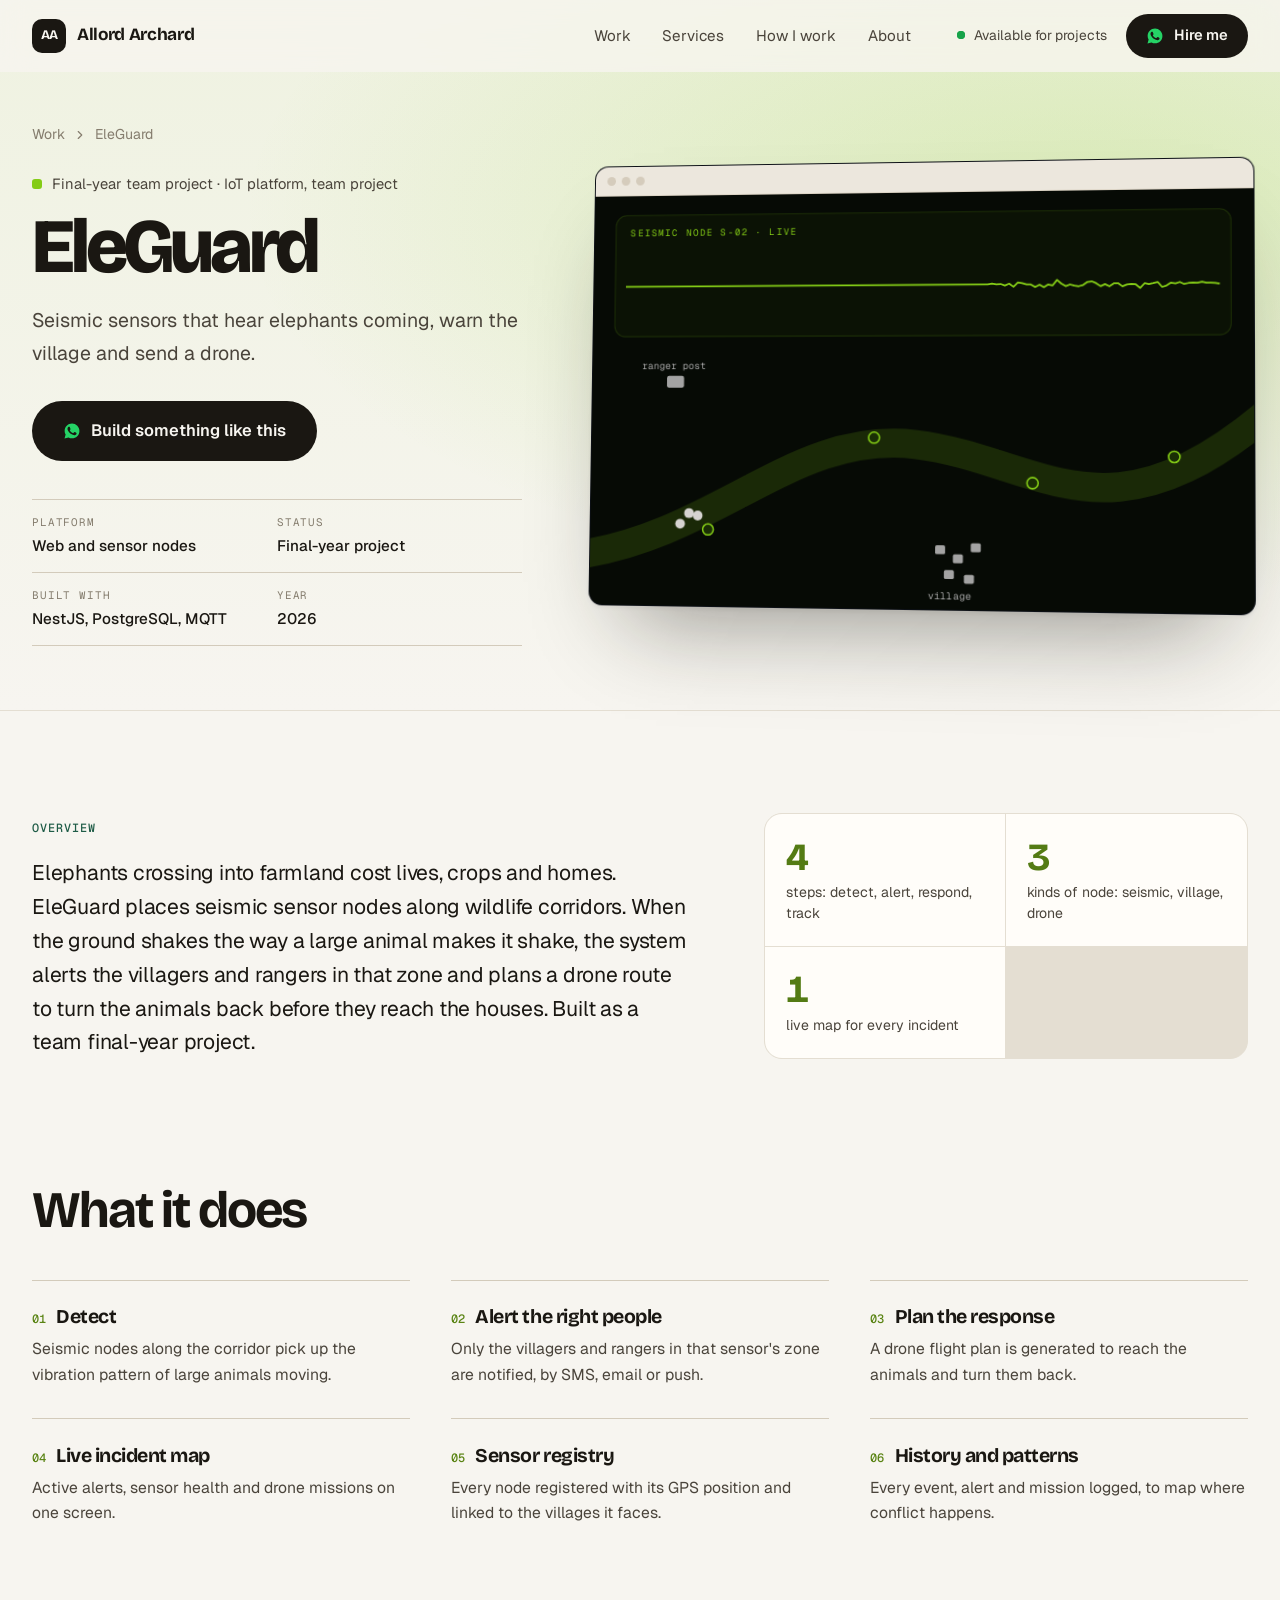
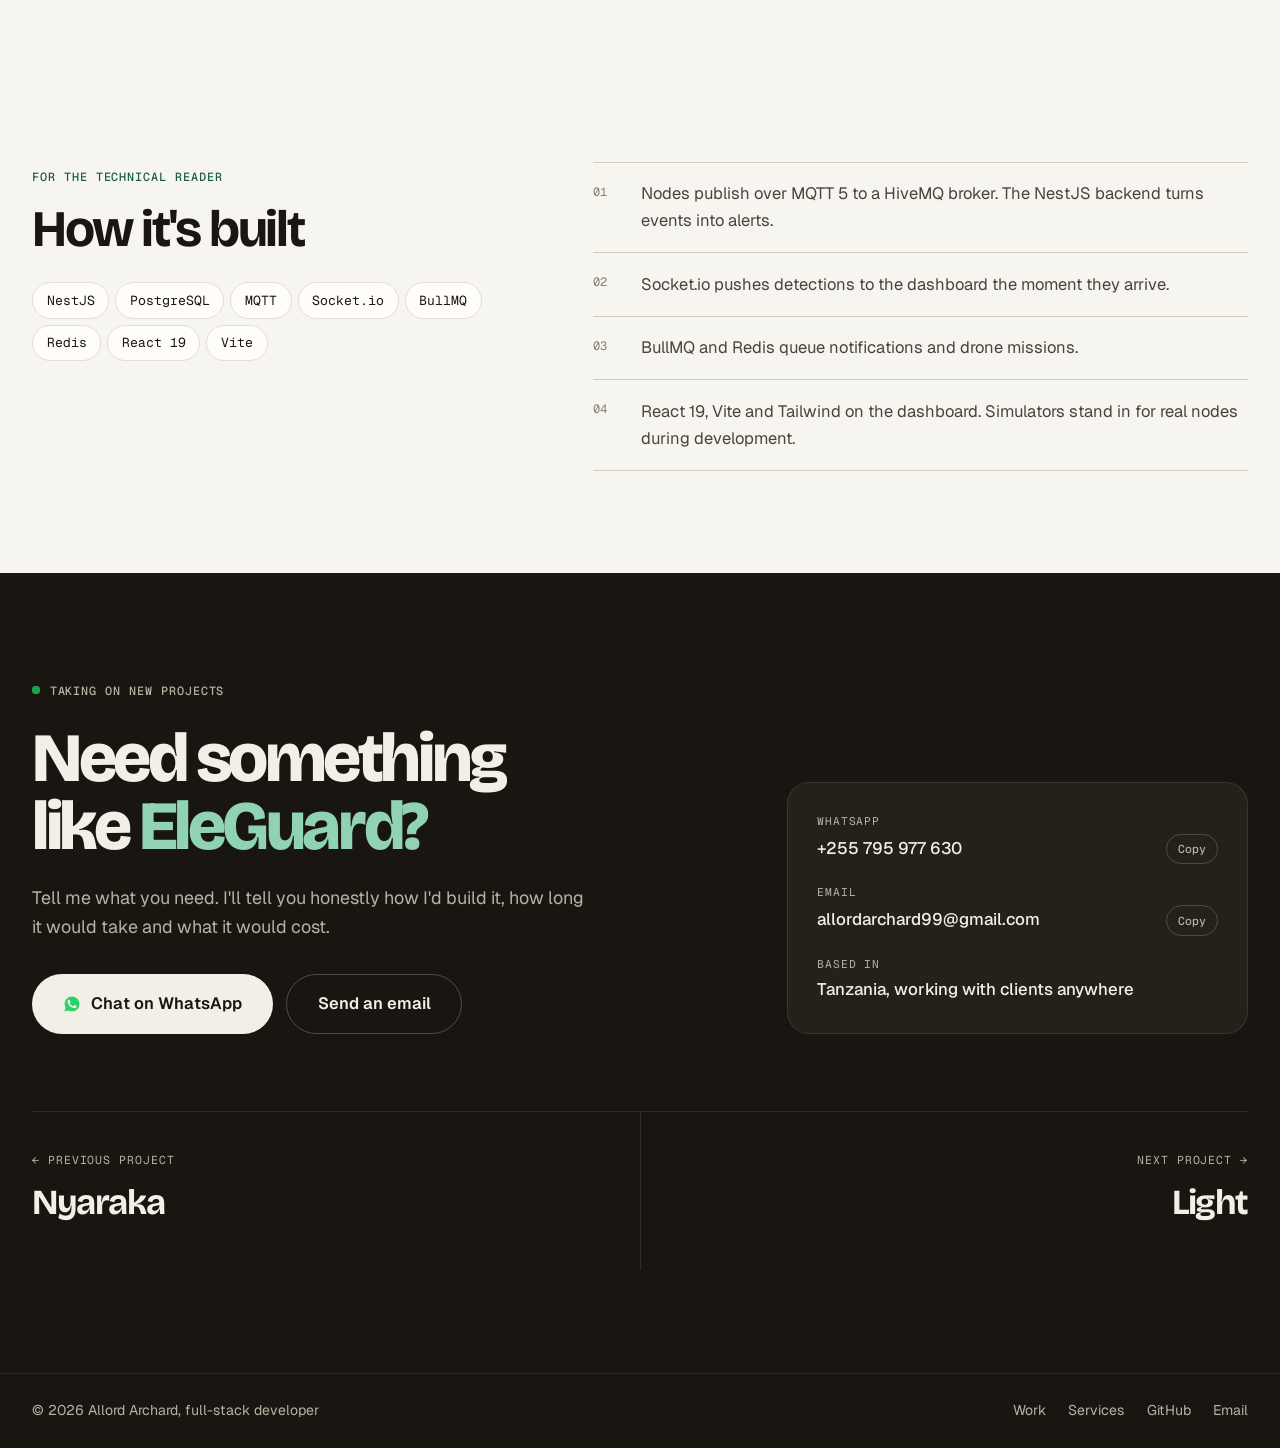
<file: projects/eleguard/index.html>
<!DOCTYPE html>
<html lang="en">
<head>
<meta charset="UTF-8" />
<meta name="viewport" content="width=device-width, initial-scale=1.0, viewport-fit=cover" />
<!-- Generated by tools/build-projects.mjs. Edit tools/projects.mjs or the build script, then rebuild. -->
<title>EleGuard | Built by Allord Archard</title>
<meta name="description" content="Seismic sensors that hear elephants coming, warn the village and send a drone." />
<meta name="author" content="Allord Archard" />
<meta name="robots" content="index, follow, max-image-preview:large" />
<meta name="theme-color" content="#f7f5f0" />
<link rel="canonical" href="https://kakaallord.github.io/me-portifolio/projects/eleguard/" />
<meta property="og:type" content="website" />
<meta property="og:site_name" content="Allord Archard" />
<meta property="og:url" content="https://kakaallord.github.io/me-portifolio/projects/eleguard/" />
<meta property="og:title" content="EleGuard | Built by Allord Archard" />
<meta property="og:description" content="Seismic sensors that hear elephants coming, warn the village and send a drone." />
<meta property="og:image" content="https://kakaallord.github.io/me-portifolio/assets/img/og.jpg" />
<meta name="twitter:card" content="summary_large_image" />
<meta name="twitter:title" content="EleGuard | Built by Allord Archard" />
<meta name="twitter:description" content="Seismic sensors that hear elephants coming, warn the village and send a drone." />
<meta name="twitter:image" content="https://kakaallord.github.io/me-portifolio/assets/img/og.jpg" />
<link rel="icon" href="../../assets/img/favicon.svg" type="image/svg+xml" />
<link rel="manifest" href="../../site.webmanifest" />
<link rel="preconnect" href="https://fonts.googleapis.com" />
<link rel="preconnect" href="https://fonts.gstatic.com" crossorigin />
<link href="https://fonts.googleapis.com/css2?family=Bricolage+Grotesque:opsz,wght@12..96,600..800&family=Geist:wght@400;500;600&family=Geist+Mono:wght@400;500&display=swap" rel="stylesheet" />
<link rel="stylesheet" href="../../assets/css/site.css" />
<link rel="stylesheet" href="../../assets/css/visuals.css" />
<link rel="stylesheet" href="../../assets/css/mobile.css" media="(max-width: 720px)" />
<script>document.documentElement.classList.add('js')</script>
<script type="application/ld+json">
{
  "@context": "https://schema.org",
  "@type": "CreativeWork",
  "name": "EleGuard",
  "description": "Seismic sensors that hear elephants coming, warn the village and send a drone.",
  "url": "https://kakaallord.github.io/me-portifolio/projects/eleguard/",
  "image": "https://kakaallord.github.io/me-portifolio/assets/img/og.jpg",
  "dateCreated": "2026",
  "keywords": "NestJS, PostgreSQL, MQTT, Socket.io, BullMQ, Redis, React 19, Vite",
  "creator": {
    "@type": "Person",
    "@id": "https://kakaallord.github.io/me-portifolio/#allord",
    "name": "Allord Archard",
    "url": "https://kakaallord.github.io/me-portifolio/"
  }
}
</script>
</head>
<body style="--p:#84cc16">
<a href="#main" class="skip-link">Skip to content</a>

<header class="nav" id="nav">
  <div class="wrap nav__inner">
    <a href="../../" class="brand"><span class="brand__mark">AA</span>Allord Archard</a>
    <nav class="nav__links" aria-label="Primary">
      <a href="../../#work">Work</a>
      <a href="../../#services">Services</a>
      <a href="../../#process">How I work</a>
      <a href="../../#about">About</a>
    </nav>
    <div class="nav__cta">
      <span class="nav__status"><span class="dot"></span>Available for projects</span>
      <a class="btn btn--ink btn--wa" data-whatsapp href="https://wa.me/255795977630"><svg class="wa-ic" viewBox="0 0 24 24" fill="currentColor" aria-hidden="true"><path fill-rule="evenodd" d="M12.04 2C6.6 2 2.18 6.42 2.18 11.86c0 1.74.46 3.44 1.32 4.94L2 22l5.34-1.4a9.8 9.8 0 004.7 1.2h.01c5.44 0 9.86-4.42 9.86-9.86 0-2.63-1.03-5.11-2.89-6.97A9.8 9.8 0 0012.04 2zm5.43 12.38c-.3-.15-1.75-.86-2.02-.96-.27-.1-.47-.15-.67.15-.2.3-.77.96-.94 1.16-.17.2-.35.22-.65.07-.3-.15-1.25-.46-2.38-1.47-.88-.78-1.47-1.75-1.64-2.05-.17-.3-.02-.46.13-.61.13-.13.3-.35.45-.52.15-.17.2-.3.3-.5.1-.2.05-.37-.03-.52-.07-.15-.67-1.6-.92-2.2-.24-.58-.49-.5-.67-.51h-.57c-.2 0-.52.07-.79.37-.27.3-1.04 1.01-1.04 2.47s1.06 2.86 1.21 3.06c.15.2 2.1 3.2 5.08 4.49.71.3 1.26.49 1.69.63.71.22 1.36.19 1.87.12.57-.09 1.75-.72 2-1.41.25-.69.25-1.28.17-1.41-.07-.13-.27-.2-.57-.35z"/></svg>Hire me</a>
    </div>
  </div>
</header>

<main id="main">

<section class="ph">
  <div class="wrap ph__grid">
    <div>
      <nav class="crumbs rise" aria-label="Breadcrumb"><a href="../../#work">Work</a><svg viewBox="0 0 24 24" fill="none" stroke="currentColor" stroke-width="2" stroke-linecap="round" stroke-linejoin="round" aria-hidden="true"><path d="M9 6l6 6-6 6"/></svg><span>EleGuard</span></nav>
      <p class="ph__client rise"><i></i>Final-year team project · IoT platform, team project</p>
      <h1 class="rise" style="--d:80ms">EleGuard</h1>
      <p class="ph__tag rise" style="--d:140ms">Seismic sensors that hear elephants coming, warn the village and send a drone.</p>
      <div class="ph__actions rise" style="--d:200ms">
        
        <a class="btn btn--ink btn--lg btn--wa" data-whatsapp data-wa-text="Hi Allord! I saw EleGuard on your portfolio and I&#39;d like something similar built. Are you available?" href="https://wa.me/255795977630"><svg class="wa-ic" viewBox="0 0 24 24" fill="currentColor" aria-hidden="true"><path fill-rule="evenodd" d="M12.04 2C6.6 2 2.18 6.42 2.18 11.86c0 1.74.46 3.44 1.32 4.94L2 22l5.34-1.4a9.8 9.8 0 004.7 1.2h.01c5.44 0 9.86-4.42 9.86-9.86 0-2.63-1.03-5.11-2.89-6.97A9.8 9.8 0 0012.04 2zm5.43 12.38c-.3-.15-1.75-.86-2.02-.96-.27-.1-.47-.15-.67.15-.2.3-.77.96-.94 1.16-.17.2-.35.22-.65.07-.3-.15-1.25-.46-2.38-1.47-.88-.78-1.47-1.75-1.64-2.05-.17-.3-.02-.46.13-.61.13-.13.3-.35.45-.52.15-.17.2-.3.3-.5.1-.2.05-.37-.03-.52-.07-.15-.67-1.6-.92-2.2-.24-.58-.49-.5-.67-.51h-.57c-.2 0-.52.07-.79.37-.27.3-1.04 1.01-1.04 2.47s1.06 2.86 1.21 3.06c.15.2 2.1 3.2 5.08 4.49.71.3 1.26.49 1.69.63.71.22 1.36.19 1.87.12.57-.09 1.75-.72 2-1.41.25-.69.25-1.28.17-1.41-.07-.13-.27-.2-.57-.35z"/></svg>Build something like this</a>
      </div>
      <dl class="ph__meta rise" style="--d:260ms">
        <div><dt>Platform</dt><dd>Web and sensor nodes</dd></div>
        <div><dt>Status</dt><dd>Final-year project</dd></div>
        <div><dt>Built with</dt><dd>NestJS, PostgreSQL, MQTT</dd></div>
        <div><dt>Year</dt><dd>2026</dd></div>
      </dl>
    </div>
    <div class="ph__visual rise" style="--d:180ms"><figure class="frame frame--window"><div class="frame__bar"><i></i><i></i><i></i><span></span></div><div class="v v-seis" data-v="seis">
        <div class="v-seis__alert"><b>Elephants near S-02</b>Alert sent to the village and the ranger post. Drone on its way.</div>
      </div></figure></div>
  </div>
</section>

<section class="section" aria-labelledby="ov-h">
  <div class="wrap overview">
    <div data-reveal>
      <span class="label label--accent" id="ov-h">Overview</span>
      <p class="big" style="margin-top:1rem">Elephants crossing into farmland cost lives, crops and homes. EleGuard places seismic sensor nodes along wildlife corridors. When the ground shakes the way a large animal makes it shake, the system alerts the villagers and rangers in that zone and plans a drone route to turn the animals back before they reach the houses. Built as a team final-year project.</p>
    </div>
    <ul class="stats" data-reveal="100">
      <li><b data-count="4">4</b><span>steps: detect, alert, respond, track</span></li>
      <li><b data-count="3">3</b><span>kinds of node: seismic, village, drone</span></li>
      <li><b data-count="1">1</b><span>live map for every incident</span></li>
    </ul>
  </div>
</section>

<section class="section" style="padding-top:0" aria-labelledby="feat-h">
  <div class="wrap">
    <div class="sec-head" data-reveal><h2 class="h2" id="feat-h">What it does</h2></div>
    <div class="features">
      <div class="feature" data-reveal="0"><h3><i>01</i>Detect</h3><p>Seismic nodes along the corridor pick up the vibration pattern of large animals moving.</p></div>
      <div class="feature" data-reveal="70"><h3><i>02</i>Alert the right people</h3><p>Only the villagers and rangers in that sensor&#39;s zone are notified, by SMS, email or push.</p></div>
      <div class="feature" data-reveal="140"><h3><i>03</i>Plan the response</h3><p>A drone flight plan is generated to reach the animals and turn them back.</p></div>
      <div class="feature" data-reveal="0"><h3><i>04</i>Live incident map</h3><p>Active alerts, sensor health and drone missions on one screen.</p></div>
      <div class="feature" data-reveal="70"><h3><i>05</i>Sensor registry</h3><p>Every node registered with its GPS position and linked to the villages it faces.</p></div>
      <div class="feature" data-reveal="140"><h3><i>06</i>History and patterns</h3><p>Every event, alert and mission logged, to map where conflict happens.</p></div>
    </div>
  </div>
</section>

<section class="section" aria-labelledby="tech-h">
  <div class="wrap tech">
    <div data-reveal>
      <span class="label label--accent">For the technical reader</span>
      <h2 class="h2" id="tech-h" style="margin:0.8rem 0 1.6rem">How it's built</h2>
      <ul class="tags"><li>NestJS</li><li>PostgreSQL</li><li>MQTT</li><li>Socket.io</li><li>BullMQ</li><li>Redis</li><li>React 19</li><li>Vite</li></ul>
    </div>
    <ol class="hood" data-reveal="100">
      <li>Nodes publish over MQTT 5 to a HiveMQ broker. The NestJS backend turns events into alerts.</li>
      <li>Socket.io pushes detections to the dashboard the moment they arrive.</li>
      <li>BullMQ and Redis queue notifications and drone missions.</li>
      <li>React 19, Vite and Tailwind on the dashboard. Simulators stand in for real nodes during development.</li>
    </ol>
  </div>
</section>

<section class="section contact" id="contact">
  <div class="wrap">
    <div class="contact__grid">
      <div data-reveal>
        <span class="label" style="color:var(--on-dark-2)"><span class="dot"></span>Taking on new projects</span>
        <h2 style="margin-top:1.4rem">Need something like <em>EleGuard?</em></h2>
        <p>Tell me what you need. I&#39;ll tell you honestly how I&#39;d build it, how long it would take and what it would cost.</p>
        <div class="contact__actions">
          <a class="btn btn--light btn--lg btn--wa" data-whatsapp data-wa-text="Hi Allord! I saw EleGuard on your portfolio and I&#39;d like something similar built. Are you available?" href="https://wa.me/255795977630"><svg class="wa-ic" viewBox="0 0 24 24" fill="currentColor" aria-hidden="true"><path fill-rule="evenodd" d="M12.04 2C6.6 2 2.18 6.42 2.18 11.86c0 1.74.46 3.44 1.32 4.94L2 22l5.34-1.4a9.8 9.8 0 004.7 1.2h.01c5.44 0 9.86-4.42 9.86-9.86 0-2.63-1.03-5.11-2.89-6.97A9.8 9.8 0 0012.04 2zm5.43 12.38c-.3-.15-1.75-.86-2.02-.96-.27-.1-.47-.15-.67.15-.2.3-.77.96-.94 1.16-.17.2-.35.22-.65.07-.3-.15-1.25-.46-2.38-1.47-.88-.78-1.47-1.75-1.64-2.05-.17-.3-.02-.46.13-.61.13-.13.3-.35.45-.52.15-.17.2-.3.3-.5.1-.2.05-.37-.03-.52-.07-.15-.67-1.6-.92-2.2-.24-.58-.49-.5-.67-.51h-.57c-.2 0-.52.07-.79.37-.27.3-1.04 1.01-1.04 2.47s1.06 2.86 1.21 3.06c.15.2 2.1 3.2 5.08 4.49.71.3 1.26.49 1.69.63.71.22 1.36.19 1.87.12.57-.09 1.75-.72 2-1.41.25-.69.25-1.28.17-1.41-.07-.13-.27-.2-.57-.35z"/></svg>Chat on WhatsApp</a>
          <a class="btn btn--ghost-dark btn--lg" data-email href="mailto:allordarchard99@gmail.com">Send an email</a>
        </div>
      </div>
      <div class="contact__card" data-reveal="120">
        <div class="contact__row"><span class="k">WhatsApp</span><span class="val">+255 795 977 630 <button class="copy" data-copy="+255795977630">Copy</button></span></div>
        <div class="contact__row"><span class="k">Email</span><span class="val">allordarchard99@gmail.com <button class="copy" data-copy="email">Copy</button></span></div>
        <div class="contact__row"><span class="k">Based in</span><span class="val">Tanzania, working with clients anywhere</span></div>
      </div>
    </div>
    <nav class="pager" aria-label="More projects" style="margin-top:clamp(3.5rem,6vw,5rem)">
      <a href="../../projects/nyaraka/"><span class="k">← Previous project</span><b>Nyaraka</b></a>
      <a href="../../projects/light/"><span class="k">Next project →</span><b>Light</b></a>
    </nav>
  </div>
</section>

</main>

<footer class="footer">
  <div class="wrap footer__inner">
    <span>© <span data-year>2026</span> Allord Archard, full-stack developer</span>
    <nav aria-label="Footer">
      <a href="../../#work">Work</a>
      <a href="../../#services">Services</a>
      <a data-github href="https://github.com/kakaAllord" target="_blank" rel="noopener">GitHub</a>
      <a data-email href="mailto:allordarchard99@gmail.com">Email</a>
    </nav>
  </div>
</footer>

<nav class="dock" aria-label="Quick links">
  <a href="../../#work"><svg viewBox="0 0 24 24" fill="none" stroke="currentColor" stroke-width="1.8" stroke-linecap="round" stroke-linejoin="round" aria-hidden="true"><rect x="4" y="4" width="7" height="7" rx="2"/><rect x="13" y="4" width="7" height="7" rx="2"/><rect x="4" y="13" width="7" height="7" rx="2"/><rect x="13" y="13" width="7" height="7" rx="2"/></svg>All work</a>
  <a class="dock__cta" data-whatsapp data-wa-text="Hi Allord! I saw EleGuard on your portfolio and I&#39;d like something similar built. Are you available?" href="https://wa.me/255795977630"><svg class="wa-ic" viewBox="0 0 24 24" fill="currentColor" aria-hidden="true"><path fill-rule="evenodd" d="M12.04 2C6.6 2 2.18 6.42 2.18 11.86c0 1.74.46 3.44 1.32 4.94L2 22l5.34-1.4a9.8 9.8 0 004.7 1.2h.01c5.44 0 9.86-4.42 9.86-9.86 0-2.63-1.03-5.11-2.89-6.97A9.8 9.8 0 0012.04 2zm5.43 12.38c-.3-.15-1.75-.86-2.02-.96-.27-.1-.47-.15-.67.15-.2.3-.77.96-.94 1.16-.17.2-.35.22-.65.07-.3-.15-1.25-.46-2.38-1.47-.88-.78-1.47-1.75-1.64-2.05-.17-.3-.02-.46.13-.61.13-.13.3-.35.45-.52.15-.17.2-.3.3-.5.1-.2.05-.37-.03-.52-.07-.15-.67-1.6-.92-2.2-.24-.58-.49-.5-.67-.51h-.57c-.2 0-.52.07-.79.37-.27.3-1.04 1.01-1.04 2.47s1.06 2.86 1.21 3.06c.15.2 2.1 3.2 5.08 4.49.71.3 1.26.49 1.69.63.71.22 1.36.19 1.87.12.57-.09 1.75-.72 2-1.41.25-.69.25-1.28.17-1.41-.07-.13-.27-.2-.57-.35z"/></svg>Build like this</a>
</nav>

<script src="../../assets/js/config.js"></script>
<script src="../../assets/js/visuals.js"></script>
<script src="../../assets/js/site.js"></script>
</body>
</html>
</file>
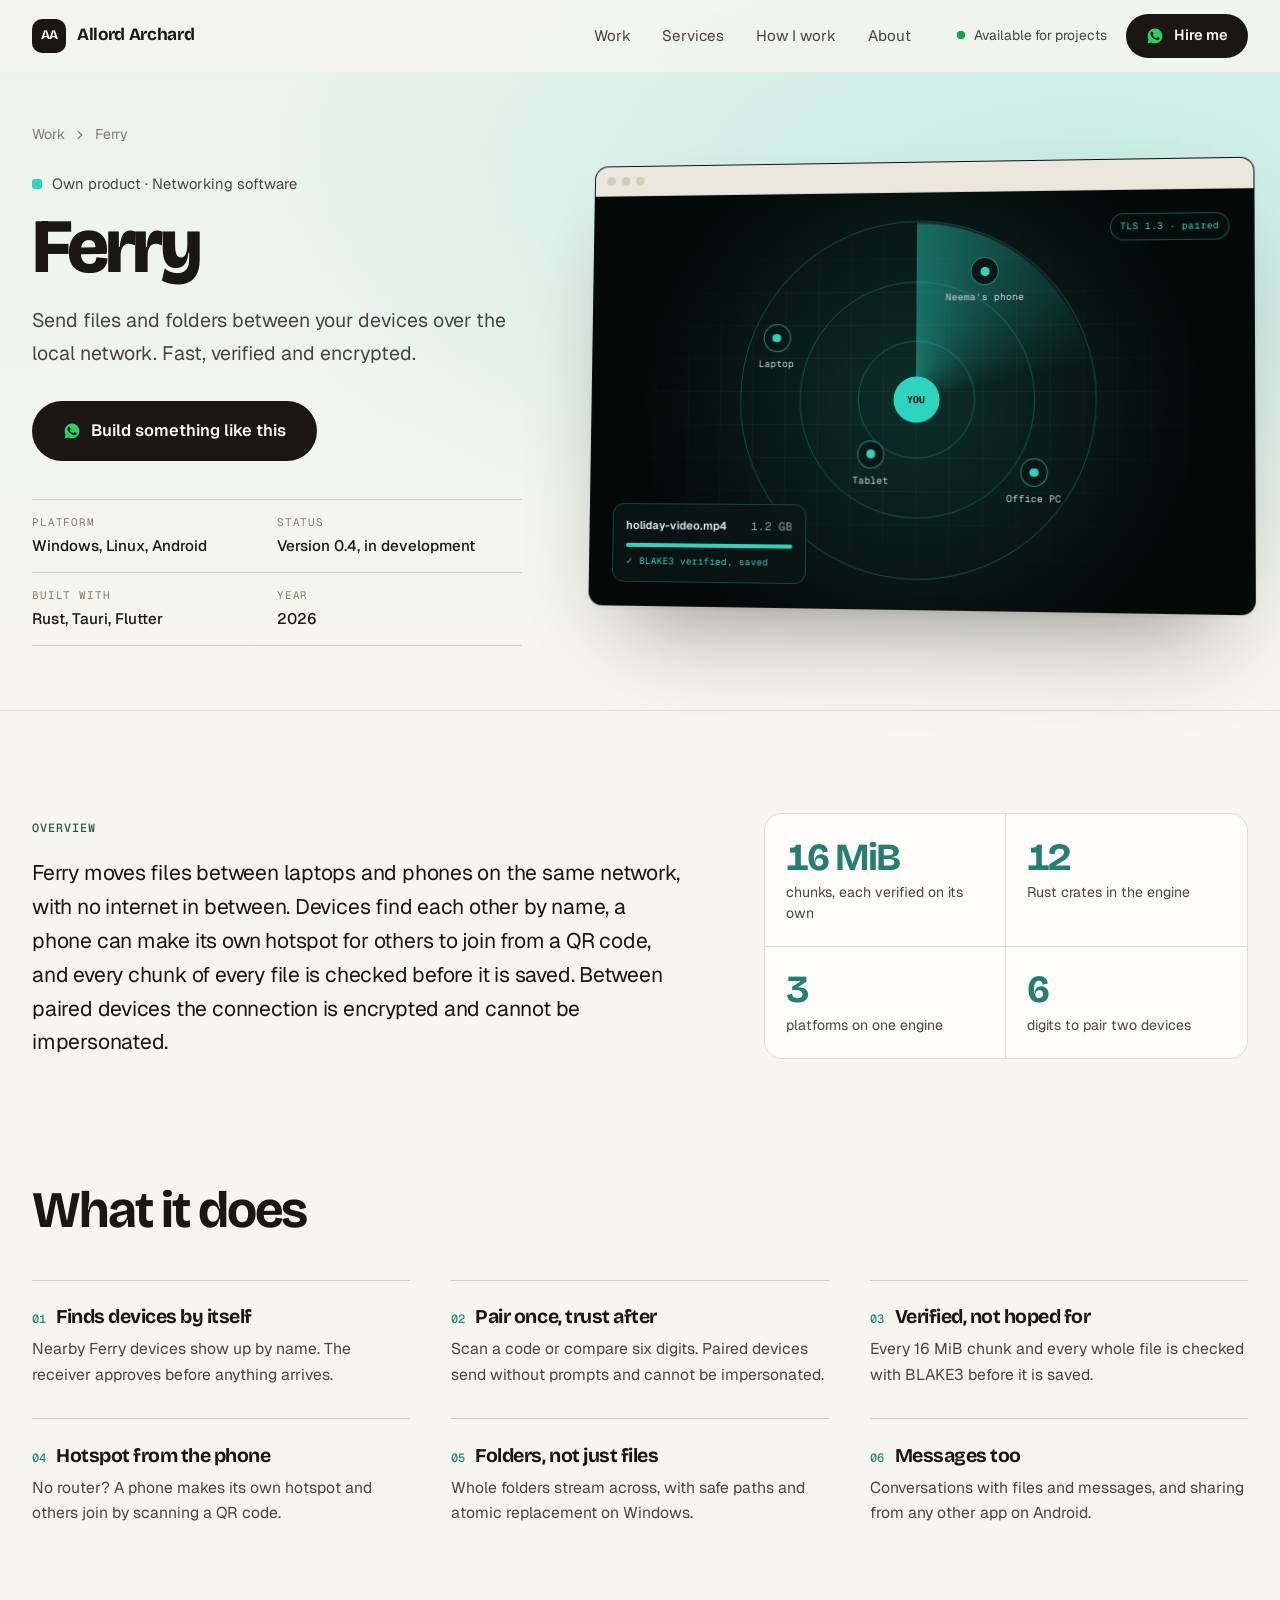
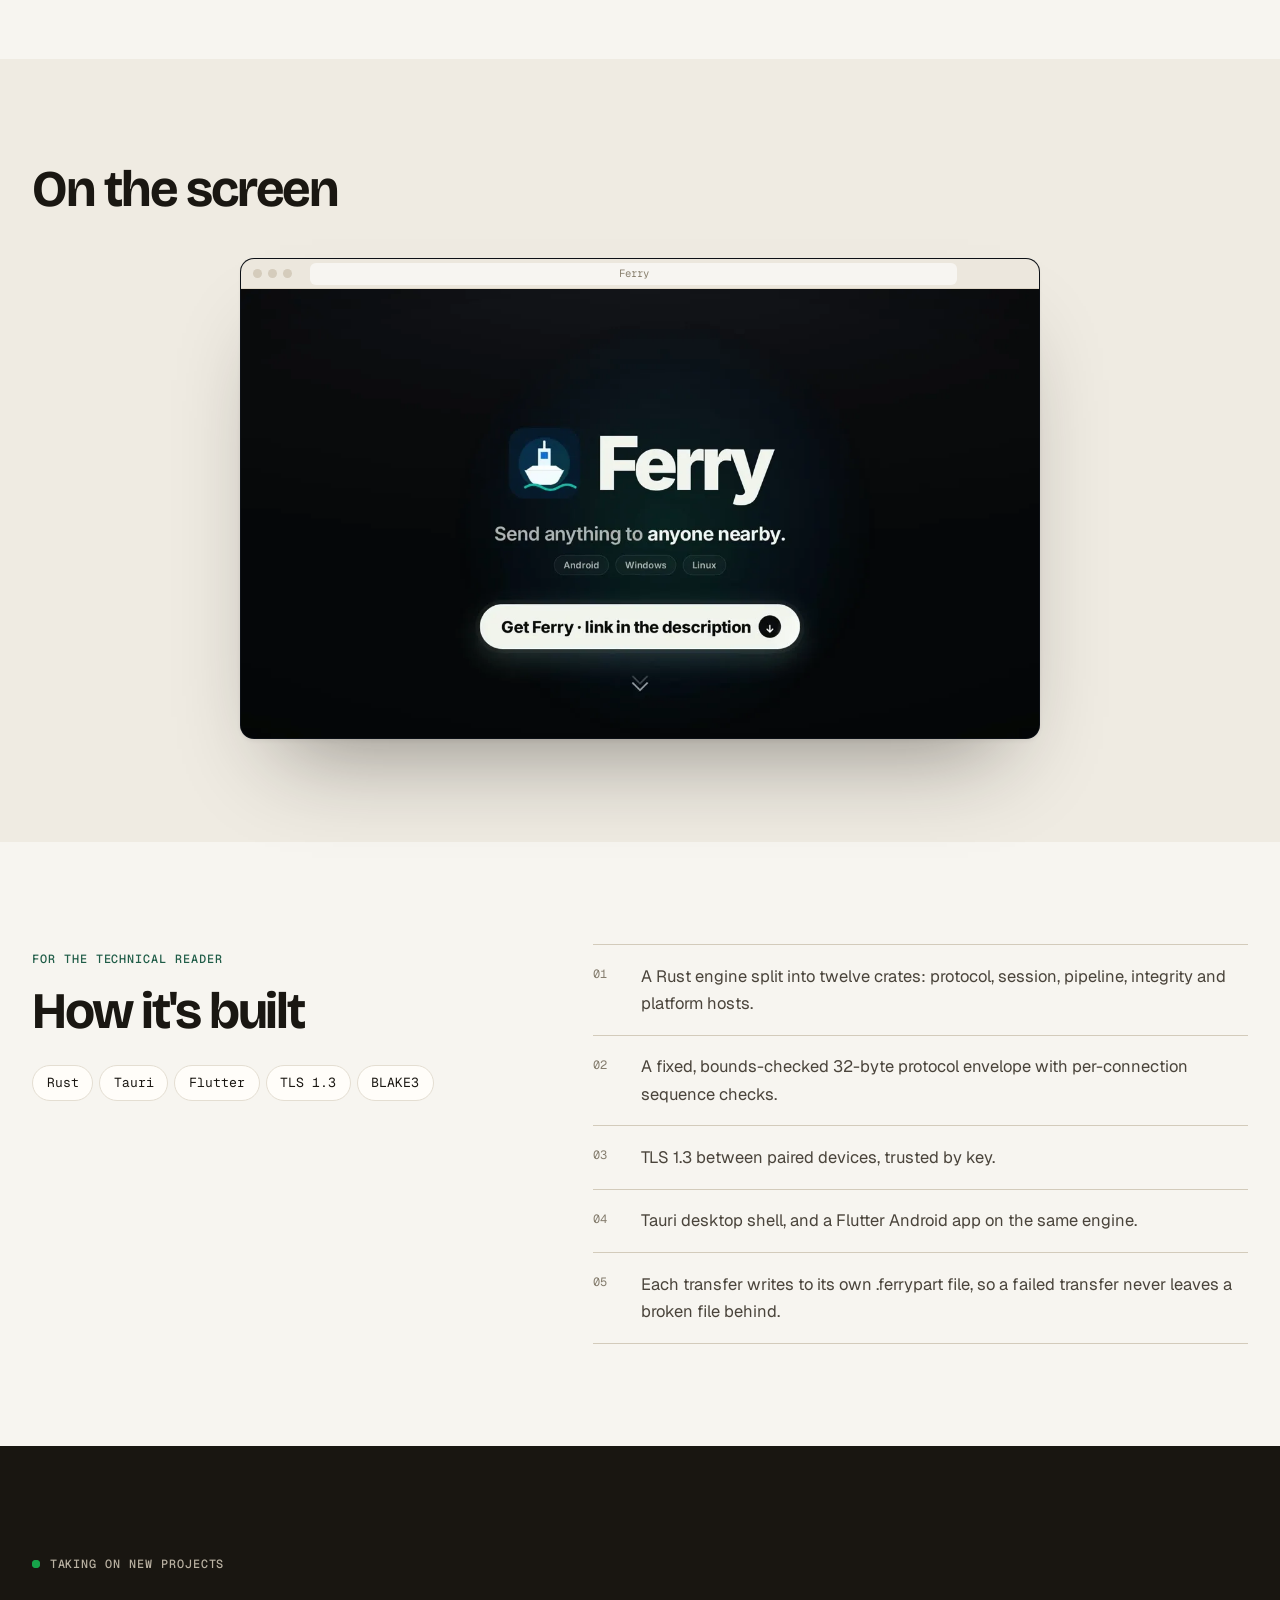
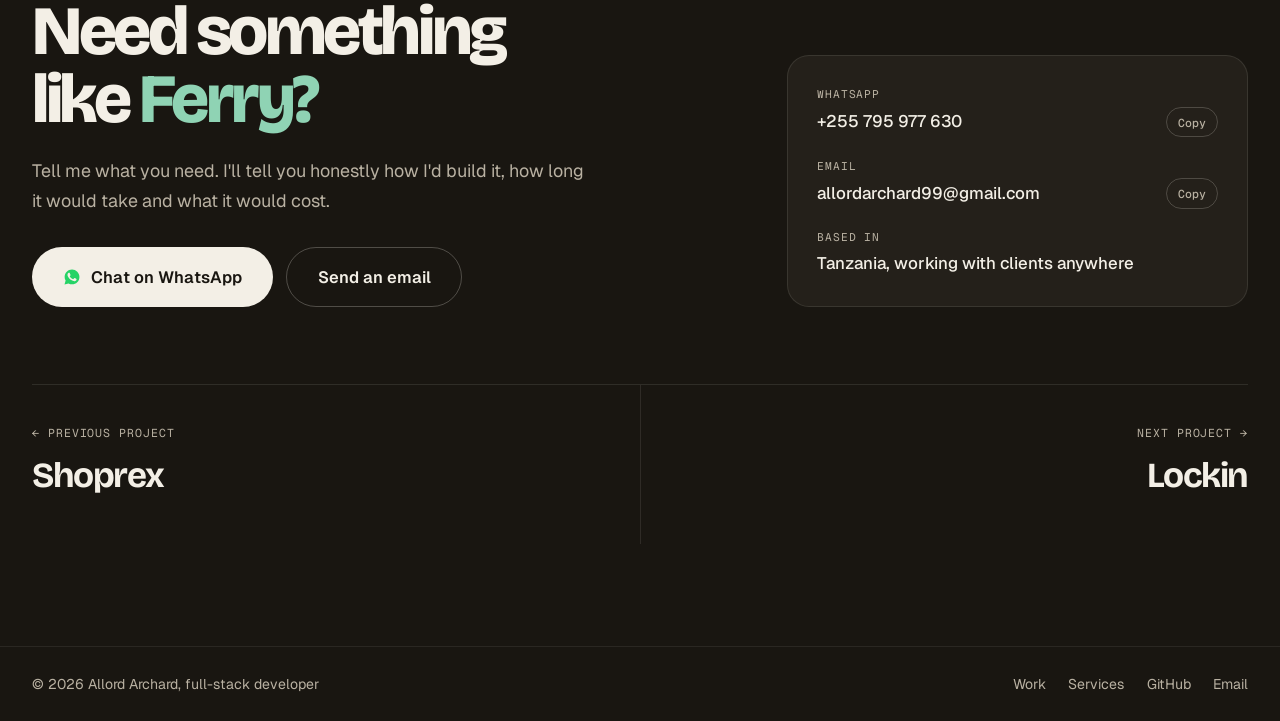
<file: projects/ferry/index.html>
<!DOCTYPE html>
<html lang="en">
<head>
<meta charset="UTF-8" />
<meta name="viewport" content="width=device-width, initial-scale=1.0, viewport-fit=cover" />
<!-- Generated by tools/build-projects.mjs. Edit tools/projects.mjs or the build script, then rebuild. -->
<title>Ferry | Built by Allord Archard</title>
<meta name="description" content="Send files and folders between your devices over the local network. Fast, verified and encrypted." />
<meta name="author" content="Allord Archard" />
<meta name="robots" content="index, follow, max-image-preview:large" />
<meta name="theme-color" content="#f7f5f0" />
<link rel="canonical" href="https://kakaallord.github.io/me-portifolio/projects/ferry/" />
<meta property="og:type" content="website" />
<meta property="og:site_name" content="Allord Archard" />
<meta property="og:url" content="https://kakaallord.github.io/me-portifolio/projects/ferry/" />
<meta property="og:title" content="Ferry | Built by Allord Archard" />
<meta property="og:description" content="Send files and folders between your devices over the local network. Fast, verified and encrypted." />
<meta property="og:image" content="https://kakaallord.github.io/me-portifolio/assets/img/og.jpg" />
<meta name="twitter:card" content="summary_large_image" />
<meta name="twitter:title" content="Ferry | Built by Allord Archard" />
<meta name="twitter:description" content="Send files and folders between your devices over the local network. Fast, verified and encrypted." />
<meta name="twitter:image" content="https://kakaallord.github.io/me-portifolio/assets/img/og.jpg" />
<link rel="icon" href="../../assets/img/favicon.svg" type="image/svg+xml" />
<link rel="manifest" href="../../site.webmanifest" />
<link rel="preconnect" href="https://fonts.googleapis.com" />
<link rel="preconnect" href="https://fonts.gstatic.com" crossorigin />
<link href="https://fonts.googleapis.com/css2?family=Bricolage+Grotesque:opsz,wght@12..96,600..800&family=Geist:wght@400;500;600&family=Geist+Mono:wght@400;500&display=swap" rel="stylesheet" />
<link rel="stylesheet" href="../../assets/css/site.css" />
<link rel="stylesheet" href="../../assets/css/visuals.css" />
<link rel="stylesheet" href="../../assets/css/mobile.css" media="(max-width: 720px)" />
<script>document.documentElement.classList.add('js')</script>
<script type="application/ld+json">
{
  "@context": "https://schema.org",
  "@type": "CreativeWork",
  "name": "Ferry",
  "description": "Send files and folders between your devices over the local network. Fast, verified and encrypted.",
  "url": "https://kakaallord.github.io/me-portifolio/projects/ferry/",
  "image": "https://kakaallord.github.io/me-portifolio/assets/img/og.jpg",
  "dateCreated": "2026",
  "keywords": "Rust, Tauri, Flutter, TLS 1.3, BLAKE3",
  "creator": {
    "@type": "Person",
    "@id": "https://kakaallord.github.io/me-portifolio/#allord",
    "name": "Allord Archard",
    "url": "https://kakaallord.github.io/me-portifolio/"
  }
}
</script>
</head>
<body style="--p:#2dd4bf">
<a href="#main" class="skip-link">Skip to content</a>

<header class="nav" id="nav">
  <div class="wrap nav__inner">
    <a href="../../" class="brand"><span class="brand__mark">AA</span>Allord Archard</a>
    <nav class="nav__links" aria-label="Primary">
      <a href="../../#work">Work</a>
      <a href="../../#services">Services</a>
      <a href="../../#process">How I work</a>
      <a href="../../#about">About</a>
    </nav>
    <div class="nav__cta">
      <span class="nav__status"><span class="dot"></span>Available for projects</span>
      <a class="btn btn--ink btn--wa" data-whatsapp href="https://wa.me/255795977630"><svg class="wa-ic" viewBox="0 0 24 24" fill="currentColor" aria-hidden="true"><path fill-rule="evenodd" d="M12.04 2C6.6 2 2.18 6.42 2.18 11.86c0 1.74.46 3.44 1.32 4.94L2 22l5.34-1.4a9.8 9.8 0 004.7 1.2h.01c5.44 0 9.86-4.42 9.86-9.86 0-2.63-1.03-5.11-2.89-6.97A9.8 9.8 0 0012.04 2zm5.43 12.38c-.3-.15-1.75-.86-2.02-.96-.27-.1-.47-.15-.67.15-.2.3-.77.96-.94 1.16-.17.2-.35.22-.65.07-.3-.15-1.25-.46-2.38-1.47-.88-.78-1.47-1.75-1.64-2.05-.17-.3-.02-.46.13-.61.13-.13.3-.35.45-.52.15-.17.2-.3.3-.5.1-.2.05-.37-.03-.52-.07-.15-.67-1.6-.92-2.2-.24-.58-.49-.5-.67-.51h-.57c-.2 0-.52.07-.79.37-.27.3-1.04 1.01-1.04 2.47s1.06 2.86 1.21 3.06c.15.2 2.1 3.2 5.08 4.49.71.3 1.26.49 1.69.63.71.22 1.36.19 1.87.12.57-.09 1.75-.72 2-1.41.25-.69.25-1.28.17-1.41-.07-.13-.27-.2-.57-.35z"/></svg>Hire me</a>
    </div>
  </div>
</header>

<main id="main">

<section class="ph">
  <div class="wrap ph__grid">
    <div>
      <nav class="crumbs rise" aria-label="Breadcrumb"><a href="../../#work">Work</a><svg viewBox="0 0 24 24" fill="none" stroke="currentColor" stroke-width="2" stroke-linecap="round" stroke-linejoin="round" aria-hidden="true"><path d="M9 6l6 6-6 6"/></svg><span>Ferry</span></nav>
      <p class="ph__client rise"><i></i>Own product · Networking software</p>
      <h1 class="rise" style="--d:80ms">Ferry</h1>
      <p class="ph__tag rise" style="--d:140ms">Send files and folders between your devices over the local network. Fast, verified and encrypted.</p>
      <div class="ph__actions rise" style="--d:200ms">
        
        <a class="btn btn--ink btn--lg btn--wa" data-whatsapp data-wa-text="Hi Allord! I saw Ferry on your portfolio and I&#39;d like something similar built. Are you available?" href="https://wa.me/255795977630"><svg class="wa-ic" viewBox="0 0 24 24" fill="currentColor" aria-hidden="true"><path fill-rule="evenodd" d="M12.04 2C6.6 2 2.18 6.42 2.18 11.86c0 1.74.46 3.44 1.32 4.94L2 22l5.34-1.4a9.8 9.8 0 004.7 1.2h.01c5.44 0 9.86-4.42 9.86-9.86 0-2.63-1.03-5.11-2.89-6.97A9.8 9.8 0 0012.04 2zm5.43 12.38c-.3-.15-1.75-.86-2.02-.96-.27-.1-.47-.15-.67.15-.2.3-.77.96-.94 1.16-.17.2-.35.22-.65.07-.3-.15-1.25-.46-2.38-1.47-.88-.78-1.47-1.75-1.64-2.05-.17-.3-.02-.46.13-.61.13-.13.3-.35.45-.52.15-.17.2-.3.3-.5.1-.2.05-.37-.03-.52-.07-.15-.67-1.6-.92-2.2-.24-.58-.49-.5-.67-.51h-.57c-.2 0-.52.07-.79.37-.27.3-1.04 1.01-1.04 2.47s1.06 2.86 1.21 3.06c.15.2 2.1 3.2 5.08 4.49.71.3 1.26.49 1.69.63.71.22 1.36.19 1.87.12.57-.09 1.75-.72 2-1.41.25-.69.25-1.28.17-1.41-.07-.13-.27-.2-.57-.35z"/></svg>Build something like this</a>
      </div>
      <dl class="ph__meta rise" style="--d:260ms">
        <div><dt>Platform</dt><dd>Windows, Linux, Android</dd></div>
        <div><dt>Status</dt><dd>Version 0.4, in development</dd></div>
        <div><dt>Built with</dt><dd>Rust, Tauri, Flutter</dd></div>
        <div><dt>Year</dt><dd>2026</dd></div>
      </dl>
    </div>
    <div class="ph__visual rise" style="--d:180ms"><figure class="frame frame--window"><div class="frame__bar"><i></i><i></i><i></i><span></span></div><div class="v v-radar v-grid" data-v="radar">
        <div class="v-radar__field">
          <span class="v-radar__ring"></span><span class="v-radar__ring"></span><span class="v-radar__ring"></span>
          <div class="v-radar__sweep"></div>
          <span class="v-radar__dev" style="left:69.0%;top:17.1%;--dl:0.0s"><i></i>Neema&#39;s phone</span><span class="v-radar__dev" style="left:82.8%;top:72.9%;--dl:0.6s"><i></i>Office PC</span><span class="v-radar__dev" style="left:10.5%;top:35.6%;--dl:1.2s"><i></i>Laptop</span><span class="v-radar__dev" style="left:37.4%;top:68.0%;--dl:1.8s"><i></i>Tablet</span>
          <span class="v-radar__packet" style="--x:69.0%;--y:17.1%"></span>
          <span class="v-radar__me">YOU</span>
        </div>
        <span class="v-radar__badge">TLS 1.3 · paired</span>
        <div class="v-radar__card">
          <div class="v-radar__file">holiday-video.mp4 <span>1.2 GB</span></div>
          <div class="v-radar__prog"><span></span></div>
          <div class="v-radar__ok">✓ BLAKE3 verified, saved</div>
        </div>
      </div></figure></div>
  </div>
</section>

<section class="section" aria-labelledby="ov-h">
  <div class="wrap overview">
    <div data-reveal>
      <span class="label label--accent" id="ov-h">Overview</span>
      <p class="big" style="margin-top:1rem">Ferry moves files between laptops and phones on the same network, with no internet in between. Devices find each other by name, a phone can make its own hotspot for others to join from a QR code, and every chunk of every file is checked before it is saved. Between paired devices the connection is encrypted and cannot be impersonated.</p>
    </div>
    <ul class="stats" data-reveal="100">
      <li><b data-count="16" data-suffix=" MiB">16 MiB</b><span>chunks, each verified on its own</span></li>
      <li><b data-count="12">12</b><span>Rust crates in the engine</span></li>
      <li><b data-count="3">3</b><span>platforms on one engine</span></li>
      <li><b data-count="6">6</b><span>digits to pair two devices</span></li>
    </ul>
  </div>
</section>

<section class="section" style="padding-top:0" aria-labelledby="feat-h">
  <div class="wrap">
    <div class="sec-head" data-reveal><h2 class="h2" id="feat-h">What it does</h2></div>
    <div class="features">
      <div class="feature" data-reveal="0"><h3><i>01</i>Finds devices by itself</h3><p>Nearby Ferry devices show up by name. The receiver approves before anything arrives.</p></div>
      <div class="feature" data-reveal="70"><h3><i>02</i>Pair once, trust after</h3><p>Scan a code or compare six digits. Paired devices send without prompts and cannot be impersonated.</p></div>
      <div class="feature" data-reveal="140"><h3><i>03</i>Verified, not hoped for</h3><p>Every 16 MiB chunk and every whole file is checked with BLAKE3 before it is saved.</p></div>
      <div class="feature" data-reveal="0"><h3><i>04</i>Hotspot from the phone</h3><p>No router? A phone makes its own hotspot and others join by scanning a QR code.</p></div>
      <div class="feature" data-reveal="70"><h3><i>05</i>Folders, not just files</h3><p>Whole folders stream across, with safe paths and atomic replacement on Windows.</p></div>
      <div class="feature" data-reveal="140"><h3><i>06</i>Messages too</h3><p>Conversations with files and messages, and sharing from any other app on Android.</p></div>
    </div>
  </div>
</section>

<section class="section story-sec" aria-labelledby="screens-h">
  <div class="wrap">
    <div class="sec-head" data-reveal><h2 class="h2" id="screens-h">On the screen</h2></div>
    <div class="screens">
      <div class="screens__item" data-reveal="0"><figure class="frame frame--window"><div class="frame__bar"><i></i><i></i><i></i><span>Ferry</span></div><img src="../../assets/img/projects/ferry/poster.webp" alt="Ferry screen" loading="lazy" decoding="async" /></figure></div>
    </div>
  </div>
</section>
<section class="section" aria-labelledby="tech-h">
  <div class="wrap tech">
    <div data-reveal>
      <span class="label label--accent">For the technical reader</span>
      <h2 class="h2" id="tech-h" style="margin:0.8rem 0 1.6rem">How it's built</h2>
      <ul class="tags"><li>Rust</li><li>Tauri</li><li>Flutter</li><li>TLS 1.3</li><li>BLAKE3</li></ul>
    </div>
    <ol class="hood" data-reveal="100">
      <li>A Rust engine split into twelve crates: protocol, session, pipeline, integrity and platform hosts.</li>
      <li>A fixed, bounds-checked 32-byte protocol envelope with per-connection sequence checks.</li>
      <li>TLS 1.3 between paired devices, trusted by key.</li>
      <li>Tauri desktop shell, and a Flutter Android app on the same engine.</li>
      <li>Each transfer writes to its own .ferrypart file, so a failed transfer never leaves a broken file behind.</li>
    </ol>
  </div>
</section>

<section class="section contact" id="contact">
  <div class="wrap">
    <div class="contact__grid">
      <div data-reveal>
        <span class="label" style="color:var(--on-dark-2)"><span class="dot"></span>Taking on new projects</span>
        <h2 style="margin-top:1.4rem">Need something like <em>Ferry?</em></h2>
        <p>Tell me what you need. I&#39;ll tell you honestly how I&#39;d build it, how long it would take and what it would cost.</p>
        <div class="contact__actions">
          <a class="btn btn--light btn--lg btn--wa" data-whatsapp data-wa-text="Hi Allord! I saw Ferry on your portfolio and I&#39;d like something similar built. Are you available?" href="https://wa.me/255795977630"><svg class="wa-ic" viewBox="0 0 24 24" fill="currentColor" aria-hidden="true"><path fill-rule="evenodd" d="M12.04 2C6.6 2 2.18 6.42 2.18 11.86c0 1.74.46 3.44 1.32 4.94L2 22l5.34-1.4a9.8 9.8 0 004.7 1.2h.01c5.44 0 9.86-4.42 9.86-9.86 0-2.63-1.03-5.11-2.89-6.97A9.8 9.8 0 0012.04 2zm5.43 12.38c-.3-.15-1.75-.86-2.02-.96-.27-.1-.47-.15-.67.15-.2.3-.77.96-.94 1.16-.17.2-.35.22-.65.07-.3-.15-1.25-.46-2.38-1.47-.88-.78-1.47-1.75-1.64-2.05-.17-.3-.02-.46.13-.61.13-.13.3-.35.45-.52.15-.17.2-.3.3-.5.1-.2.05-.37-.03-.52-.07-.15-.67-1.6-.92-2.2-.24-.58-.49-.5-.67-.51h-.57c-.2 0-.52.07-.79.37-.27.3-1.04 1.01-1.04 2.47s1.06 2.86 1.21 3.06c.15.2 2.1 3.2 5.08 4.49.71.3 1.26.49 1.69.63.71.22 1.36.19 1.87.12.57-.09 1.75-.72 2-1.41.25-.69.25-1.28.17-1.41-.07-.13-.27-.2-.57-.35z"/></svg>Chat on WhatsApp</a>
          <a class="btn btn--ghost-dark btn--lg" data-email href="mailto:allordarchard99@gmail.com">Send an email</a>
        </div>
      </div>
      <div class="contact__card" data-reveal="120">
        <div class="contact__row"><span class="k">WhatsApp</span><span class="val">+255 795 977 630 <button class="copy" data-copy="+255795977630">Copy</button></span></div>
        <div class="contact__row"><span class="k">Email</span><span class="val">allordarchard99@gmail.com <button class="copy" data-copy="email">Copy</button></span></div>
        <div class="contact__row"><span class="k">Based in</span><span class="val">Tanzania, working with clients anywhere</span></div>
      </div>
    </div>
    <nav class="pager" aria-label="More projects" style="margin-top:clamp(3.5rem,6vw,5rem)">
      <a href="../../projects/shoprex/"><span class="k">← Previous project</span><b>Shoprex</b></a>
      <a href="../../projects/lockin/"><span class="k">Next project →</span><b>Lockin</b></a>
    </nav>
  </div>
</section>

</main>

<footer class="footer">
  <div class="wrap footer__inner">
    <span>© <span data-year>2026</span> Allord Archard, full-stack developer</span>
    <nav aria-label="Footer">
      <a href="../../#work">Work</a>
      <a href="../../#services">Services</a>
      <a data-github href="https://github.com/kakaAllord" target="_blank" rel="noopener">GitHub</a>
      <a data-email href="mailto:allordarchard99@gmail.com">Email</a>
    </nav>
  </div>
</footer>

<nav class="dock" aria-label="Quick links">
  <a href="../../#work"><svg viewBox="0 0 24 24" fill="none" stroke="currentColor" stroke-width="1.8" stroke-linecap="round" stroke-linejoin="round" aria-hidden="true"><rect x="4" y="4" width="7" height="7" rx="2"/><rect x="13" y="4" width="7" height="7" rx="2"/><rect x="4" y="13" width="7" height="7" rx="2"/><rect x="13" y="13" width="7" height="7" rx="2"/></svg>All work</a>
  <a class="dock__cta" data-whatsapp data-wa-text="Hi Allord! I saw Ferry on your portfolio and I&#39;d like something similar built. Are you available?" href="https://wa.me/255795977630"><svg class="wa-ic" viewBox="0 0 24 24" fill="currentColor" aria-hidden="true"><path fill-rule="evenodd" d="M12.04 2C6.6 2 2.18 6.42 2.18 11.86c0 1.74.46 3.44 1.32 4.94L2 22l5.34-1.4a9.8 9.8 0 004.7 1.2h.01c5.44 0 9.86-4.42 9.86-9.86 0-2.63-1.03-5.11-2.89-6.97A9.8 9.8 0 0012.04 2zm5.43 12.38c-.3-.15-1.75-.86-2.02-.96-.27-.1-.47-.15-.67.15-.2.3-.77.96-.94 1.16-.17.2-.35.22-.65.07-.3-.15-1.25-.46-2.38-1.47-.88-.78-1.47-1.75-1.64-2.05-.17-.3-.02-.46.13-.61.13-.13.3-.35.45-.52.15-.17.2-.3.3-.5.1-.2.05-.37-.03-.52-.07-.15-.67-1.6-.92-2.2-.24-.58-.49-.5-.67-.51h-.57c-.2 0-.52.07-.79.37-.27.3-1.04 1.01-1.04 2.47s1.06 2.86 1.21 3.06c.15.2 2.1 3.2 5.08 4.49.71.3 1.26.49 1.69.63.71.22 1.36.19 1.87.12.57-.09 1.75-.72 2-1.41.25-.69.25-1.28.17-1.41-.07-.13-.27-.2-.57-.35z"/></svg>Build like this</a>
</nav>

<script src="../../assets/js/config.js"></script>
<script src="../../assets/js/visuals.js"></script>
<script src="../../assets/js/site.js"></script>
</body>
</html>
</file>
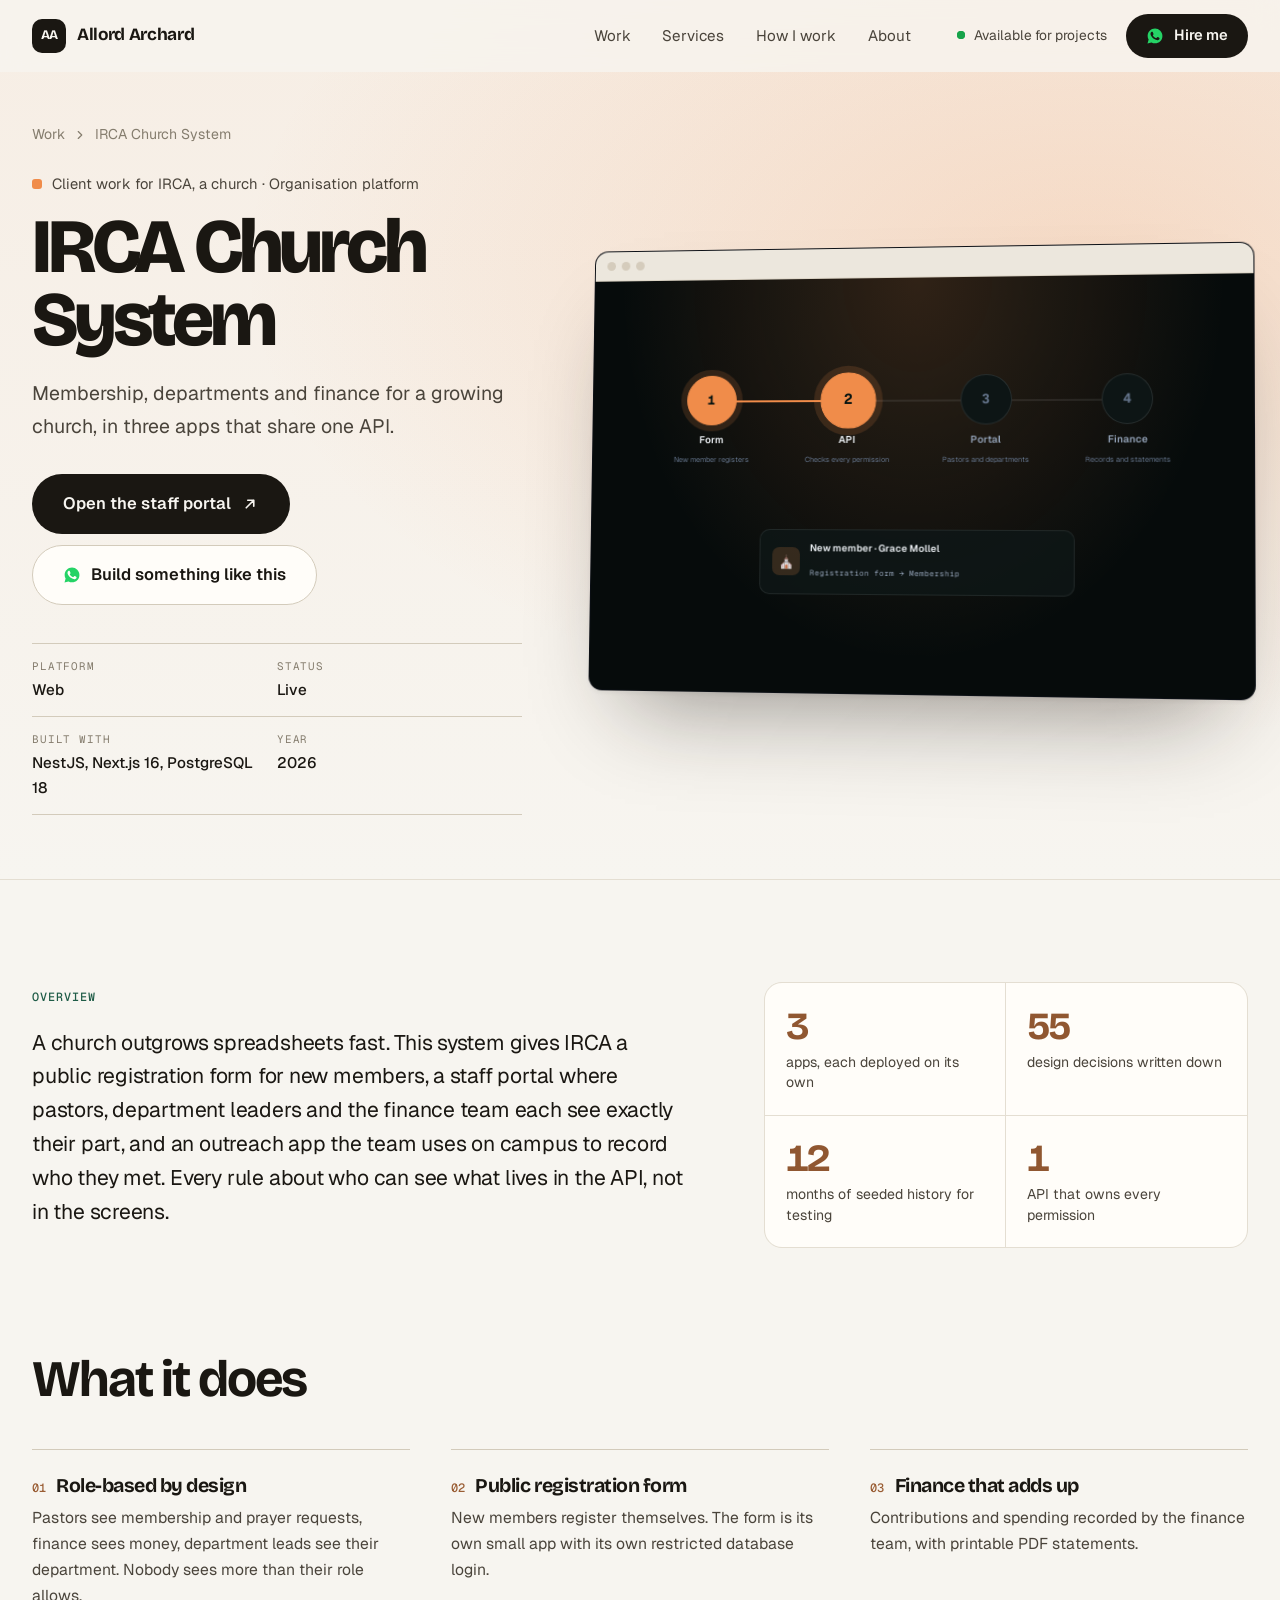
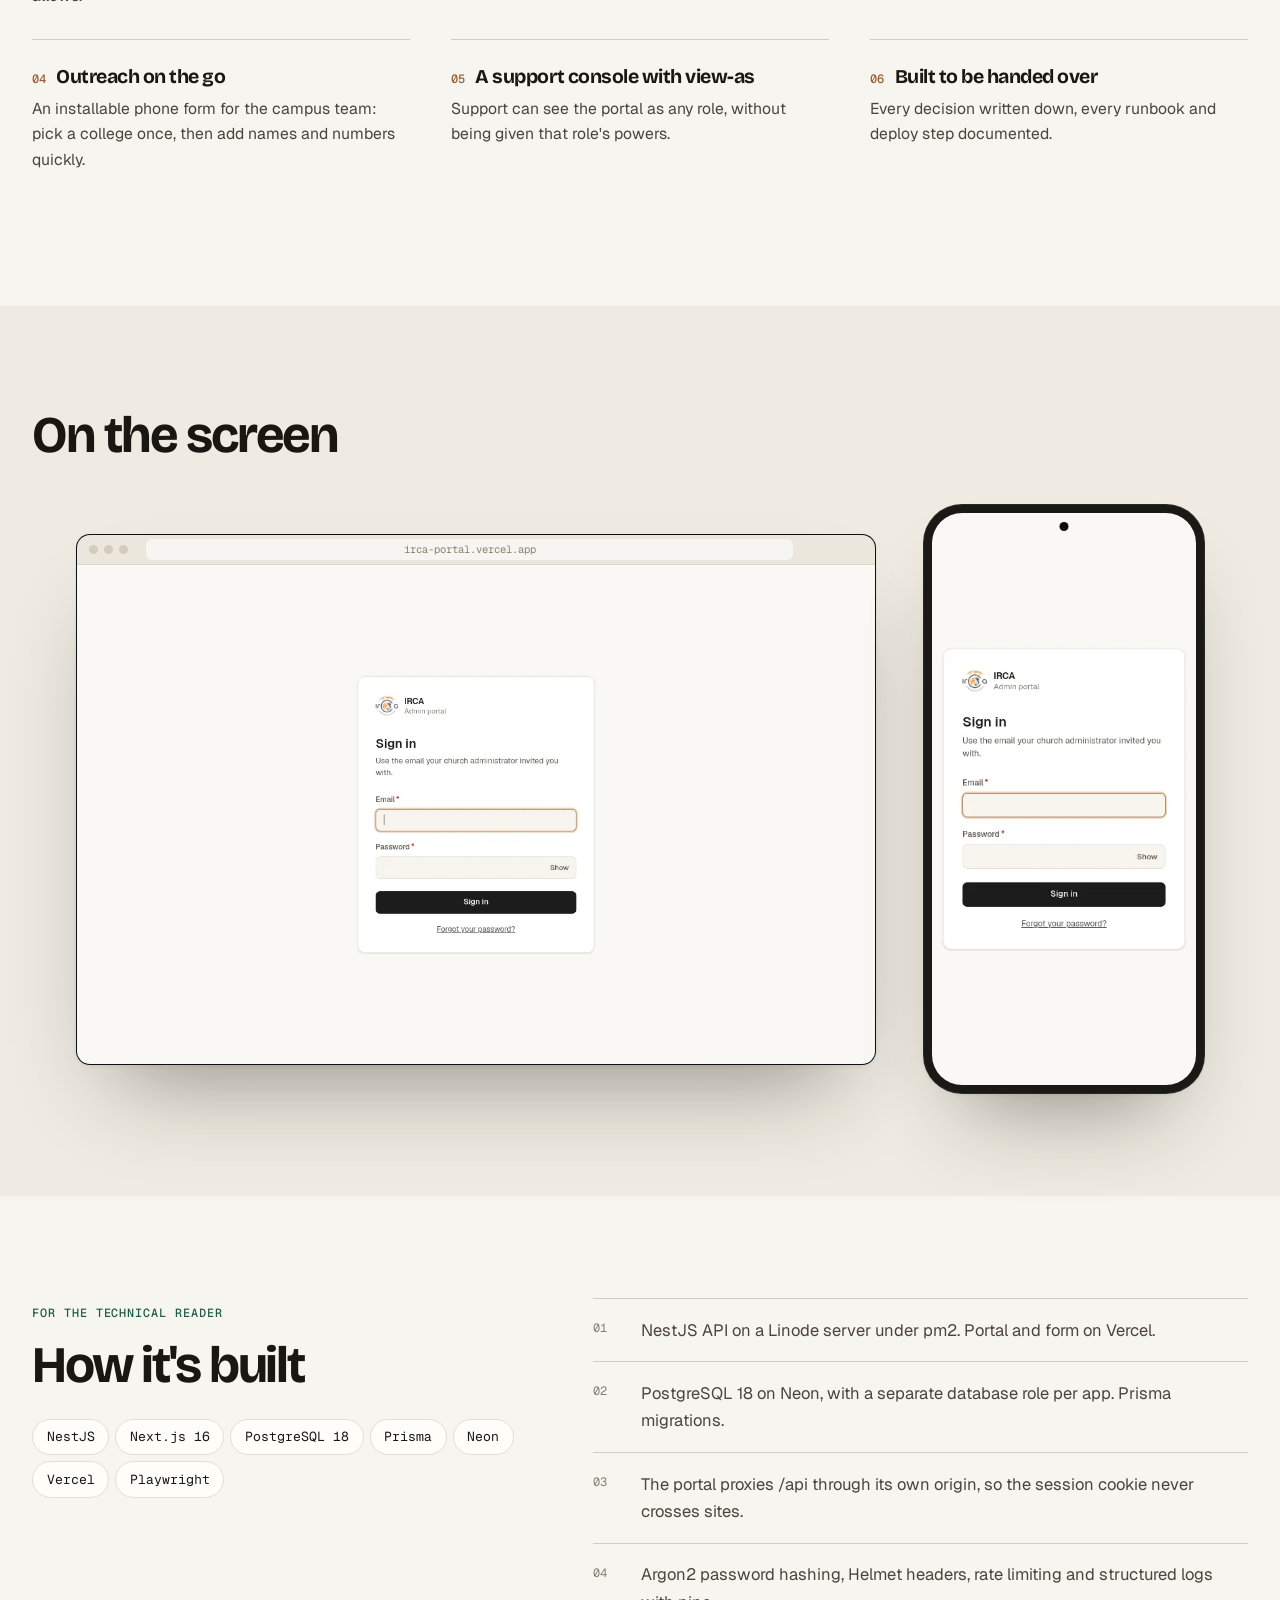
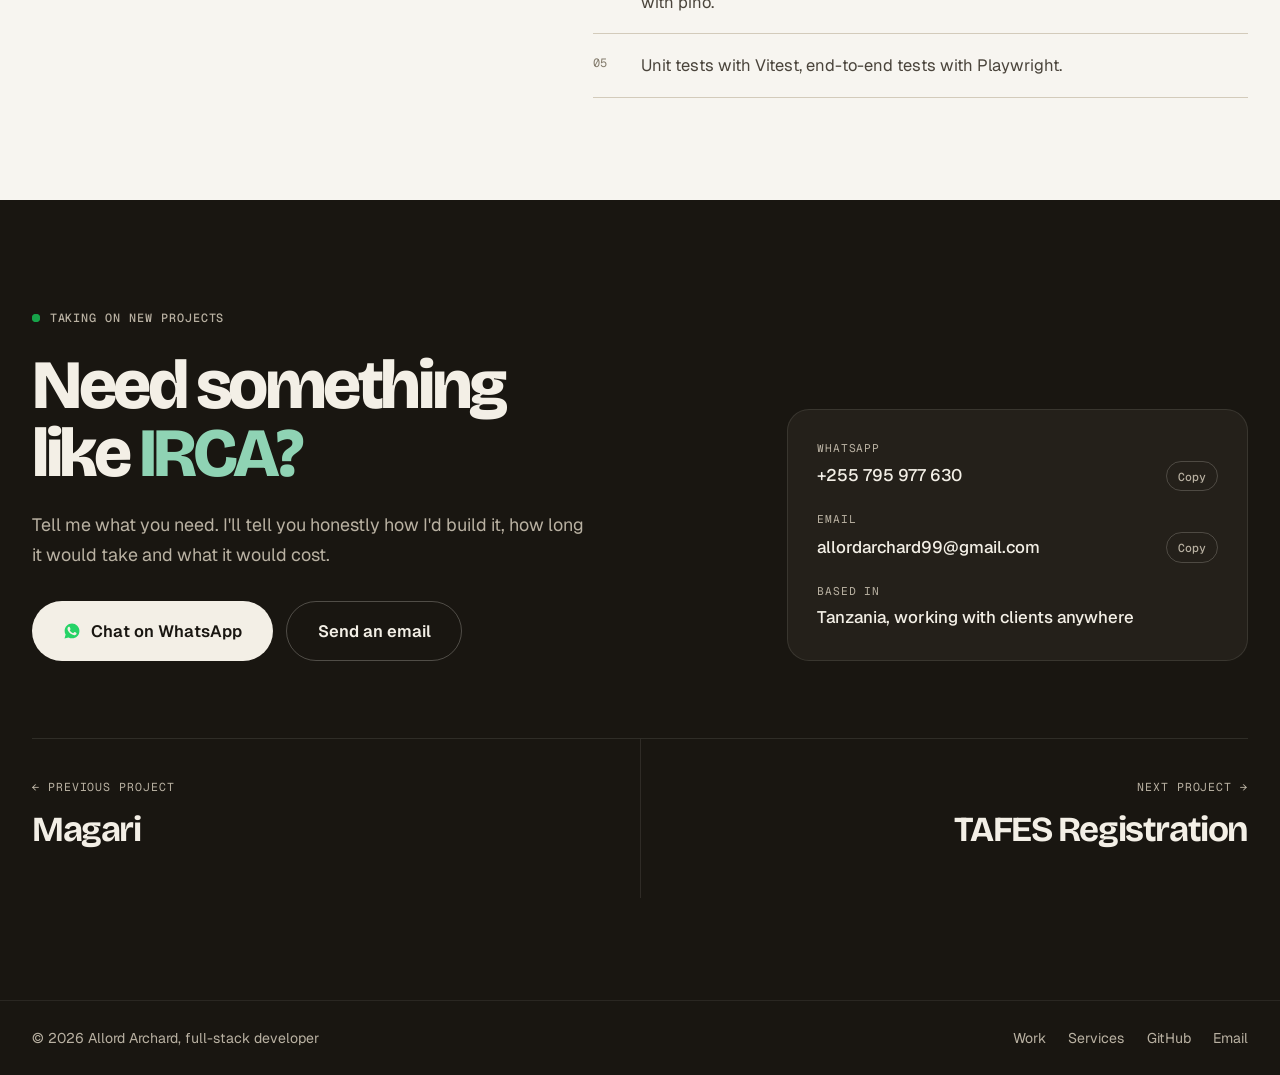
<file: projects/irca/index.html>
<!DOCTYPE html>
<html lang="en">
<head>
<meta charset="UTF-8" />
<meta name="viewport" content="width=device-width, initial-scale=1.0, viewport-fit=cover" />
<!-- Generated by tools/build-projects.mjs. Edit tools/projects.mjs or the build script, then rebuild. -->
<title>IRCA Church System | Built by Allord Archard</title>
<meta name="description" content="Membership, departments and finance for a growing church, in three apps that share one API." />
<meta name="author" content="Allord Archard" />
<meta name="robots" content="index, follow, max-image-preview:large" />
<meta name="theme-color" content="#f7f5f0" />
<link rel="canonical" href="https://kakaallord.github.io/me-portifolio/projects/irca/" />
<meta property="og:type" content="website" />
<meta property="og:site_name" content="Allord Archard" />
<meta property="og:url" content="https://kakaallord.github.io/me-portifolio/projects/irca/" />
<meta property="og:title" content="IRCA Church System | Built by Allord Archard" />
<meta property="og:description" content="Membership, departments and finance for a growing church, in three apps that share one API." />
<meta property="og:image" content="https://kakaallord.github.io/me-portifolio/assets/img/og.jpg" />
<meta name="twitter:card" content="summary_large_image" />
<meta name="twitter:title" content="IRCA Church System | Built by Allord Archard" />
<meta name="twitter:description" content="Membership, departments and finance for a growing church, in three apps that share one API." />
<meta name="twitter:image" content="https://kakaallord.github.io/me-portifolio/assets/img/og.jpg" />
<link rel="icon" href="../../assets/img/favicon.svg" type="image/svg+xml" />
<link rel="manifest" href="../../site.webmanifest" />
<link rel="preconnect" href="https://fonts.googleapis.com" />
<link rel="preconnect" href="https://fonts.gstatic.com" crossorigin />
<link href="https://fonts.googleapis.com/css2?family=Bricolage+Grotesque:opsz,wght@12..96,600..800&family=Geist:wght@400;500;600&family=Geist+Mono:wght@400;500&display=swap" rel="stylesheet" />
<link rel="stylesheet" href="../../assets/css/site.css" />
<link rel="stylesheet" href="../../assets/css/visuals.css" />
<link rel="stylesheet" href="../../assets/css/mobile.css" media="(max-width: 720px)" />
<script>document.documentElement.classList.add('js')</script>
<script type="application/ld+json">
{
  "@context": "https://schema.org",
  "@type": "CreativeWork",
  "name": "IRCA Church System",
  "description": "Membership, departments and finance for a growing church, in three apps that share one API.",
  "url": "https://kakaallord.github.io/me-portifolio/projects/irca/",
  "image": "https://kakaallord.github.io/me-portifolio/assets/img/og.jpg",
  "dateCreated": "2026",
  "keywords": "NestJS, Next.js 16, PostgreSQL 18, Prisma, Neon, Vercel, Playwright",
  "creator": {
    "@type": "Person",
    "@id": "https://kakaallord.github.io/me-portifolio/#allord",
    "name": "Allord Archard",
    "url": "https://kakaallord.github.io/me-portifolio/"
  },
  "sameAs": "https://irca-portal.vercel.app"
}
</script>
</head>
<body style="--p:#f08c4a">
<a href="#main" class="skip-link">Skip to content</a>

<header class="nav" id="nav">
  <div class="wrap nav__inner">
    <a href="../../" class="brand"><span class="brand__mark">AA</span>Allord Archard</a>
    <nav class="nav__links" aria-label="Primary">
      <a href="../../#work">Work</a>
      <a href="../../#services">Services</a>
      <a href="../../#process">How I work</a>
      <a href="../../#about">About</a>
    </nav>
    <div class="nav__cta">
      <span class="nav__status"><span class="dot"></span>Available for projects</span>
      <a class="btn btn--ink btn--wa" data-whatsapp href="https://wa.me/255795977630"><svg class="wa-ic" viewBox="0 0 24 24" fill="currentColor" aria-hidden="true"><path fill-rule="evenodd" d="M12.04 2C6.6 2 2.18 6.42 2.18 11.86c0 1.74.46 3.44 1.32 4.94L2 22l5.34-1.4a9.8 9.8 0 004.7 1.2h.01c5.44 0 9.86-4.42 9.86-9.86 0-2.63-1.03-5.11-2.89-6.97A9.8 9.8 0 0012.04 2zm5.43 12.38c-.3-.15-1.75-.86-2.02-.96-.27-.1-.47-.15-.67.15-.2.3-.77.96-.94 1.16-.17.2-.35.22-.65.07-.3-.15-1.25-.46-2.38-1.47-.88-.78-1.47-1.75-1.64-2.05-.17-.3-.02-.46.13-.61.13-.13.3-.35.45-.52.15-.17.2-.3.3-.5.1-.2.05-.37-.03-.52-.07-.15-.67-1.6-.92-2.2-.24-.58-.49-.5-.67-.51h-.57c-.2 0-.52.07-.79.37-.27.3-1.04 1.01-1.04 2.47s1.06 2.86 1.21 3.06c.15.2 2.1 3.2 5.08 4.49.71.3 1.26.49 1.69.63.71.22 1.36.19 1.87.12.57-.09 1.75-.72 2-1.41.25-.69.25-1.28.17-1.41-.07-.13-.27-.2-.57-.35z"/></svg>Hire me</a>
    </div>
  </div>
</header>

<main id="main">

<section class="ph">
  <div class="wrap ph__grid">
    <div>
      <nav class="crumbs rise" aria-label="Breadcrumb"><a href="../../#work">Work</a><svg viewBox="0 0 24 24" fill="none" stroke="currentColor" stroke-width="2" stroke-linecap="round" stroke-linejoin="round" aria-hidden="true"><path d="M9 6l6 6-6 6"/></svg><span>IRCA Church System</span></nav>
      <p class="ph__client rise"><i></i>Client work for IRCA, a church · Organisation platform</p>
      <h1 class="rise" style="--d:80ms">IRCA Church System</h1>
      <p class="ph__tag rise" style="--d:140ms">Membership, departments and finance for a growing church, in three apps that share one API.</p>
      <div class="ph__actions rise" style="--d:200ms">
        <a class="btn btn--ink btn--lg" href="https://irca-portal.vercel.app" target="_blank" rel="noopener">Open the staff portal<svg viewBox="0 0 24 24" fill="none" stroke="currentColor" stroke-width="2.2" stroke-linecap="round" stroke-linejoin="round" aria-hidden="true"><path d="M7 17L17 7M9 7h8v8"/></svg></a>
        <a class="btn btn--line btn--lg btn--wa" data-whatsapp data-wa-text="Hi Allord! I saw IRCA on your portfolio and I&#39;d like something similar built. Are you available?" href="https://wa.me/255795977630"><svg class="wa-ic" viewBox="0 0 24 24" fill="currentColor" aria-hidden="true"><path fill-rule="evenodd" d="M12.04 2C6.6 2 2.18 6.42 2.18 11.86c0 1.74.46 3.44 1.32 4.94L2 22l5.34-1.4a9.8 9.8 0 004.7 1.2h.01c5.44 0 9.86-4.42 9.86-9.86 0-2.63-1.03-5.11-2.89-6.97A9.8 9.8 0 0012.04 2zm5.43 12.38c-.3-.15-1.75-.86-2.02-.96-.27-.1-.47-.15-.67.15-.2.3-.77.96-.94 1.16-.17.2-.35.22-.65.07-.3-.15-1.25-.46-2.38-1.47-.88-.78-1.47-1.75-1.64-2.05-.17-.3-.02-.46.13-.61.13-.13.3-.35.45-.52.15-.17.2-.3.3-.5.1-.2.05-.37-.03-.52-.07-.15-.67-1.6-.92-2.2-.24-.58-.49-.5-.67-.51h-.57c-.2 0-.52.07-.79.37-.27.3-1.04 1.01-1.04 2.47s1.06 2.86 1.21 3.06c.15.2 2.1 3.2 5.08 4.49.71.3 1.26.49 1.69.63.71.22 1.36.19 1.87.12.57-.09 1.75-.72 2-1.41.25-.69.25-1.28.17-1.41-.07-.13-.27-.2-.57-.35z"/></svg>Build something like this</a>
      </div>
      <dl class="ph__meta rise" style="--d:260ms">
        <div><dt>Platform</dt><dd>Web</dd></div>
        <div><dt>Status</dt><dd>Live</dd></div>
        <div><dt>Built with</dt><dd>NestJS, Next.js 16, PostgreSQL 18</dd></div>
        <div><dt>Year</dt><dd>2026</dd></div>
      </dl>
    </div>
    <div class="ph__visual rise" style="--d:180ms"><figure class="frame frame--window"><div class="frame__bar"><i></i><i></i><i></i><span></span></div><div class="v v-flow" data-v="flow">
        <div class="v-flow__track">
          <div class="v-flow__line"><span></span></div>
          <div class="v-flow__node"><span class="v-flow__dot">1</span><b>Form</b><small>New member registers</small></div><div class="v-flow__node"><span class="v-flow__dot">2</span><b>API</b><small>Checks every permission</small></div><div class="v-flow__node"><span class="v-flow__dot">3</span><b>Portal</b><small>Pastors and departments</small></div><div class="v-flow__node"><span class="v-flow__dot">4</span><b>Finance</b><small>Records and statements</small></div>
        </div>
        <div class="v-flow__card"><i>⛪</i><div><b>New member · Grace Mollel</b><span>Registration form → Membership</span></div>
          <span class="v-flow__status" data-steps="Submitted|Verified|Welcomed|Recorded ✓">Submitted</span></div>
      </div></figure></div>
  </div>
</section>

<section class="section" aria-labelledby="ov-h">
  <div class="wrap overview">
    <div data-reveal>
      <span class="label label--accent" id="ov-h">Overview</span>
      <p class="big" style="margin-top:1rem">A church outgrows spreadsheets fast. This system gives IRCA a public registration form for new members, a staff portal where pastors, department leaders and the finance team each see exactly their part, and an outreach app the team uses on campus to record who they met. Every rule about who can see what lives in the API, not in the screens.</p>
    </div>
    <ul class="stats" data-reveal="100">
      <li><b data-count="3">3</b><span>apps, each deployed on its own</span></li>
      <li><b data-count="57">57</b><span>design decisions written down</span></li>
      <li><b data-count="12">12</b><span>months of seeded history for testing</span></li>
      <li><b data-count="1">1</b><span>API that owns every permission</span></li>
    </ul>
  </div>
</section>

<section class="section" style="padding-top:0" aria-labelledby="feat-h">
  <div class="wrap">
    <div class="sec-head" data-reveal><h2 class="h2" id="feat-h">What it does</h2></div>
    <div class="features">
      <div class="feature" data-reveal="0"><h3><i>01</i>Role-based by design</h3><p>Pastors see membership and prayer requests, finance sees money, department leads see their department. Nobody sees more than their role allows.</p></div>
      <div class="feature" data-reveal="70"><h3><i>02</i>Public registration form</h3><p>New members register themselves. The form is its own small app with its own restricted database login.</p></div>
      <div class="feature" data-reveal="140"><h3><i>03</i>Finance that adds up</h3><p>Contributions and spending recorded by the finance team, with printable PDF statements.</p></div>
      <div class="feature" data-reveal="0"><h3><i>04</i>Outreach on the go</h3><p>An installable phone form for the campus team: pick a college once, then add names and numbers quickly.</p></div>
      <div class="feature" data-reveal="70"><h3><i>05</i>A support console with view-as</h3><p>Support can see the portal as any role, without being given that role&#39;s powers.</p></div>
      <div class="feature" data-reveal="140"><h3><i>06</i>Built to be handed over</h3><p>Every decision written down, every runbook and deploy step documented.</p></div>
    </div>
  </div>
</section>

<section class="section story-sec" aria-labelledby="screens-h">
  <div class="wrap">
    <div class="sec-head" data-reveal><h2 class="h2" id="screens-h">On the screen</h2></div>
    <div class="screens">
      <div class="screens__item" data-reveal="0"><figure class="frame frame--window"><div class="frame__bar"><i></i><i></i><i></i><span>irca-portal.vercel.app</span></div><img src="../../assets/img/projects/irca/desktop.webp" alt="IRCA Church System screen" loading="lazy" decoding="async" /></figure></div>
      <div class="screens__item screens__item--phone" data-reveal="100"><figure class="frame frame--phone"><img src="../../assets/img/projects/irca/mobile.webp" alt="IRCA Church System screen" loading="lazy" decoding="async" /></figure></div>
    </div>
  </div>
</section>
<section class="section" aria-labelledby="tech-h">
  <div class="wrap tech">
    <div data-reveal>
      <span class="label label--accent">For the technical reader</span>
      <h2 class="h2" id="tech-h" style="margin:0.8rem 0 1.6rem">How it's built</h2>
      <ul class="tags"><li>NestJS</li><li>Next.js 16</li><li>PostgreSQL 18</li><li>Prisma</li><li>Neon</li><li>Vercel</li><li>Playwright</li></ul>
    </div>
    <ol class="hood" data-reveal="100">
      <li>NestJS API on a Linode server under pm2. Portal and form on Vercel.</li>
      <li>PostgreSQL 18 on Neon, with a separate database role per app. Prisma migrations.</li>
      <li>The portal proxies /api through its own origin, so the session cookie never crosses sites.</li>
      <li>Argon2 password hashing, Helmet headers, rate limiting and structured logs with pino.</li>
      <li>Unit tests with Vitest, end-to-end tests with Playwright.</li>
    </ol>
  </div>
</section>

<section class="section contact" id="contact">
  <div class="wrap">
    <div class="contact__grid">
      <div data-reveal>
        <span class="label" style="color:var(--on-dark-2)"><span class="dot"></span>Taking on new projects</span>
        <h2 style="margin-top:1.4rem">Need something like <em>IRCA?</em></h2>
        <p>Tell me what you need. I&#39;ll tell you honestly how I&#39;d build it, how long it would take and what it would cost.</p>
        <div class="contact__actions">
          <a class="btn btn--light btn--lg btn--wa" data-whatsapp data-wa-text="Hi Allord! I saw IRCA on your portfolio and I&#39;d like something similar built. Are you available?" href="https://wa.me/255795977630"><svg class="wa-ic" viewBox="0 0 24 24" fill="currentColor" aria-hidden="true"><path fill-rule="evenodd" d="M12.04 2C6.6 2 2.18 6.42 2.18 11.86c0 1.74.46 3.44 1.32 4.94L2 22l5.34-1.4a9.8 9.8 0 004.7 1.2h.01c5.44 0 9.86-4.42 9.86-9.86 0-2.63-1.03-5.11-2.89-6.97A9.8 9.8 0 0012.04 2zm5.43 12.38c-.3-.15-1.75-.86-2.02-.96-.27-.1-.47-.15-.67.15-.2.3-.77.96-.94 1.16-.17.2-.35.22-.65.07-.3-.15-1.25-.46-2.38-1.47-.88-.78-1.47-1.75-1.64-2.05-.17-.3-.02-.46.13-.61.13-.13.3-.35.45-.52.15-.17.2-.3.3-.5.1-.2.05-.37-.03-.52-.07-.15-.67-1.6-.92-2.2-.24-.58-.49-.5-.67-.51h-.57c-.2 0-.52.07-.79.37-.27.3-1.04 1.01-1.04 2.47s1.06 2.86 1.21 3.06c.15.2 2.1 3.2 5.08 4.49.71.3 1.26.49 1.69.63.71.22 1.36.19 1.87.12.57-.09 1.75-.72 2-1.41.25-.69.25-1.28.17-1.41-.07-.13-.27-.2-.57-.35z"/></svg>Chat on WhatsApp</a>
          <a class="btn btn--ghost-dark btn--lg" data-email href="mailto:allordarchard99@gmail.com">Send an email</a>
        </div>
      </div>
      <div class="contact__card" data-reveal="120">
        <div class="contact__row"><span class="k">WhatsApp</span><span class="val">+255 795 977 630 <button class="copy" data-copy="+255795977630">Copy</button></span></div>
        <div class="contact__row"><span class="k">Email</span><span class="val">allordarchard99@gmail.com <button class="copy" data-copy="email">Copy</button></span></div>
        <div class="contact__row"><span class="k">Based in</span><span class="val">Tanzania, working with clients anywhere</span></div>
      </div>
    </div>
    <nav class="pager" aria-label="More projects" style="margin-top:clamp(3.5rem,6vw,5rem)">
      <a href="../../projects/magari/"><span class="k">← Previous project</span><b>Magari</b></a>
      <a href="../../projects/tafes/"><span class="k">Next project →</span><b>TAFES Registration</b></a>
    </nav>
  </div>
</section>

</main>

<footer class="footer">
  <div class="wrap footer__inner">
    <span>© <span data-year>2026</span> Allord Archard, full-stack developer</span>
    <nav aria-label="Footer">
      <a href="../../#work">Work</a>
      <a href="../../#services">Services</a>
      <a data-github href="https://github.com/kakaAllord" target="_blank" rel="noopener">GitHub</a>
      <a data-email href="mailto:allordarchard99@gmail.com">Email</a>
    </nav>
  </div>
</footer>

<nav class="dock" aria-label="Quick links">
  <a href="../../#work"><svg viewBox="0 0 24 24" fill="none" stroke="currentColor" stroke-width="1.8" stroke-linecap="round" stroke-linejoin="round" aria-hidden="true"><rect x="4" y="4" width="7" height="7" rx="2"/><rect x="13" y="4" width="7" height="7" rx="2"/><rect x="4" y="13" width="7" height="7" rx="2"/><rect x="13" y="13" width="7" height="7" rx="2"/></svg>All work</a>
  <a href="https://irca-portal.vercel.app" target="_blank" rel="noopener"><svg viewBox="0 0 24 24" fill="none" stroke="currentColor" stroke-width="2.2" stroke-linecap="round" stroke-linejoin="round" aria-hidden="true"><path d="M7 17L17 7M9 7h8v8"/></svg>Live app</a>
  <a class="dock__cta" data-whatsapp data-wa-text="Hi Allord! I saw IRCA on your portfolio and I&#39;d like something similar built. Are you available?" href="https://wa.me/255795977630"><svg class="wa-ic" viewBox="0 0 24 24" fill="currentColor" aria-hidden="true"><path fill-rule="evenodd" d="M12.04 2C6.6 2 2.18 6.42 2.18 11.86c0 1.74.46 3.44 1.32 4.94L2 22l5.34-1.4a9.8 9.8 0 004.7 1.2h.01c5.44 0 9.86-4.42 9.86-9.86 0-2.63-1.03-5.11-2.89-6.97A9.8 9.8 0 0012.04 2zm5.43 12.38c-.3-.15-1.75-.86-2.02-.96-.27-.1-.47-.15-.67.15-.2.3-.77.96-.94 1.16-.17.2-.35.22-.65.07-.3-.15-1.25-.46-2.38-1.47-.88-.78-1.47-1.75-1.64-2.05-.17-.3-.02-.46.13-.61.13-.13.3-.35.45-.52.15-.17.2-.3.3-.5.1-.2.05-.37-.03-.52-.07-.15-.67-1.6-.92-2.2-.24-.58-.49-.5-.67-.51h-.57c-.2 0-.52.07-.79.37-.27.3-1.04 1.01-1.04 2.47s1.06 2.86 1.21 3.06c.15.2 2.1 3.2 5.08 4.49.71.3 1.26.49 1.69.63.71.22 1.36.19 1.87.12.57-.09 1.75-.72 2-1.41.25-.69.25-1.28.17-1.41-.07-.13-.27-.2-.57-.35z"/></svg>Build like this</a>
</nav>

<script src="../../assets/js/config.js"></script>
<script src="../../assets/js/visuals.js"></script>
<script src="../../assets/js/site.js"></script>
</body>
</html>
</file>
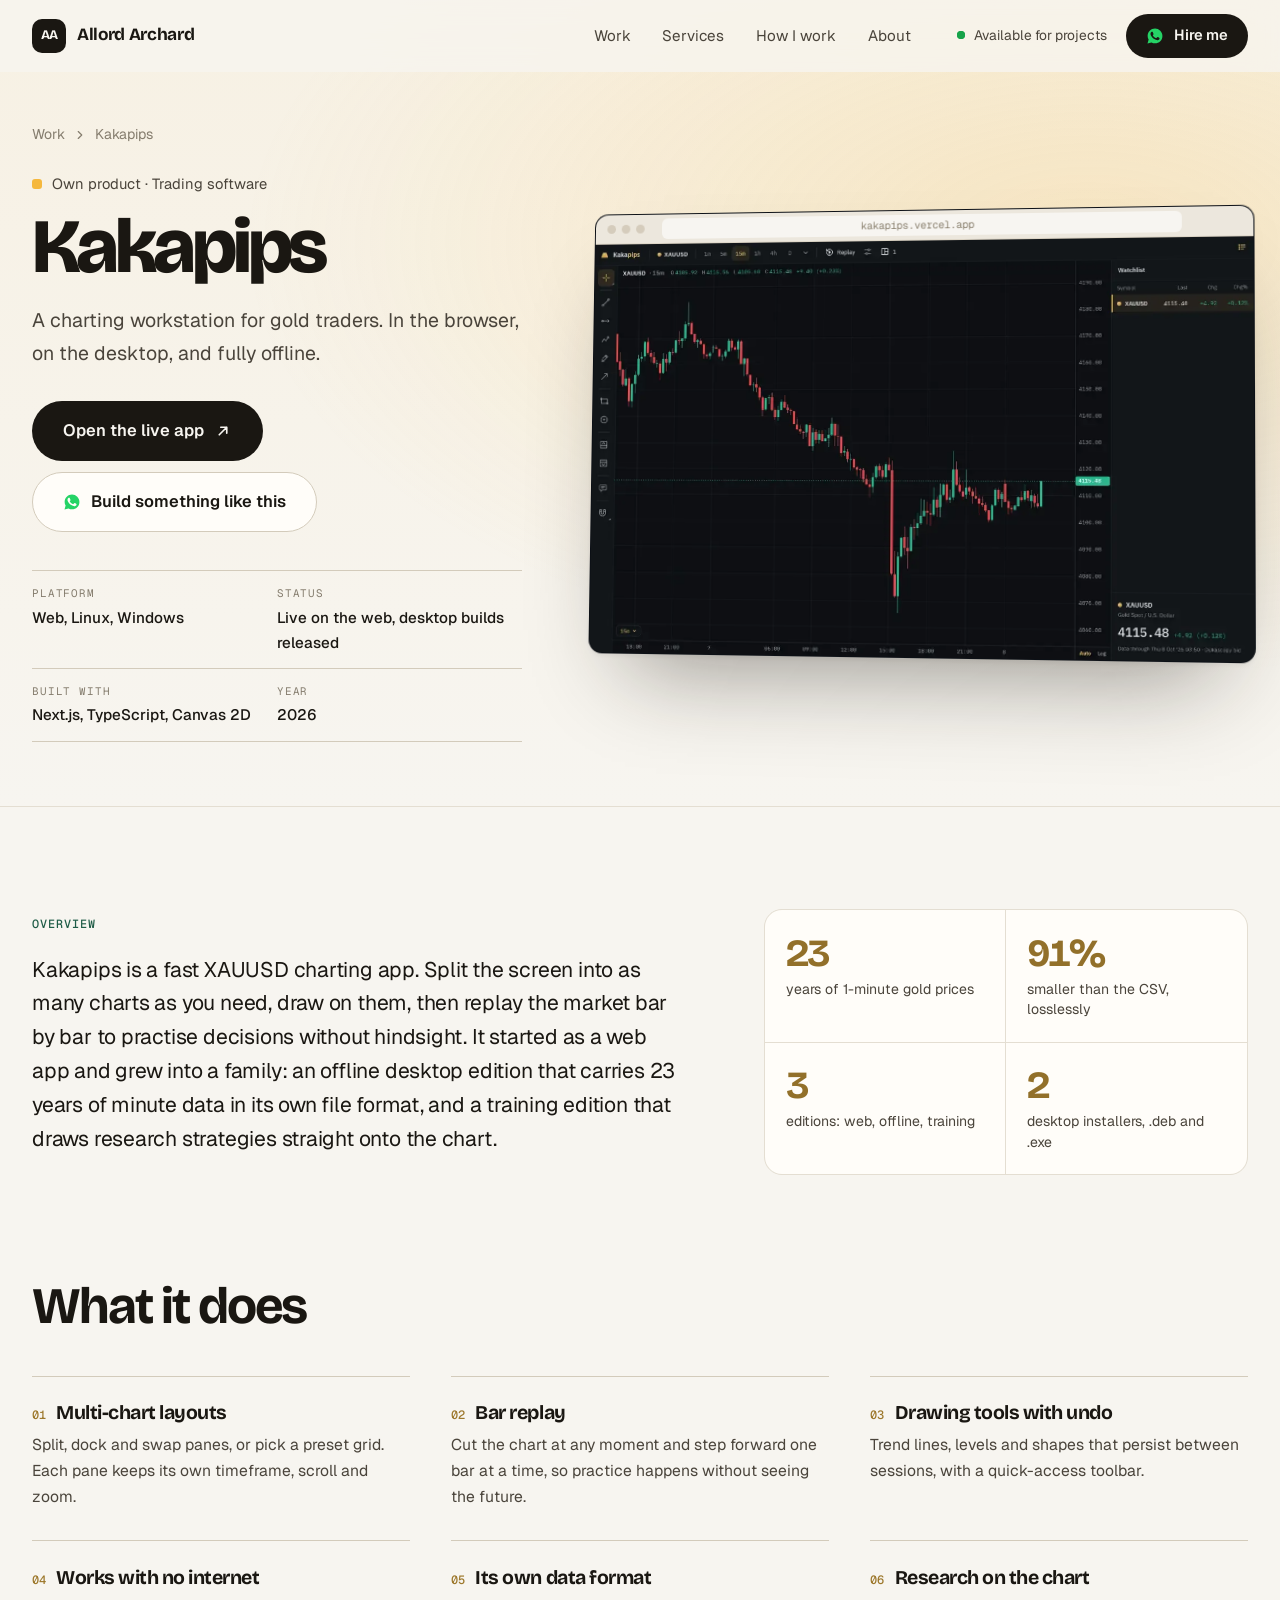
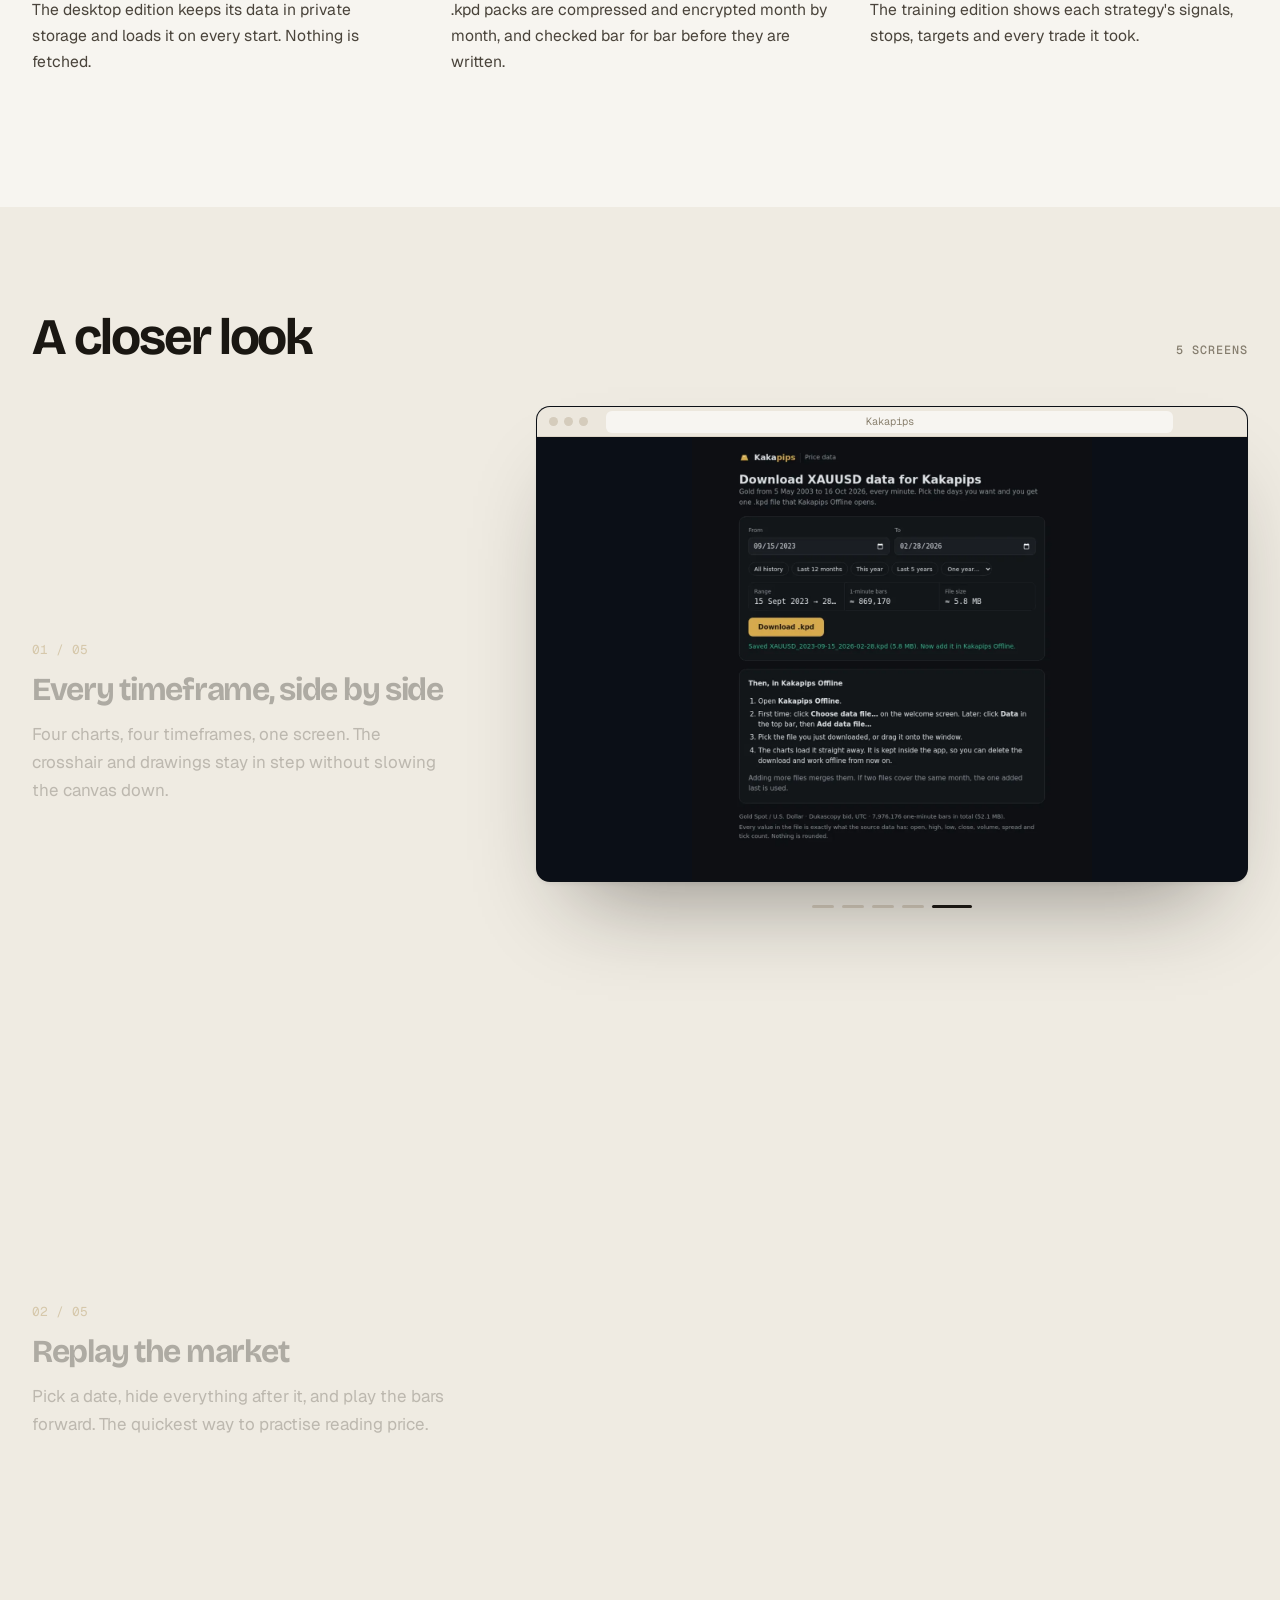
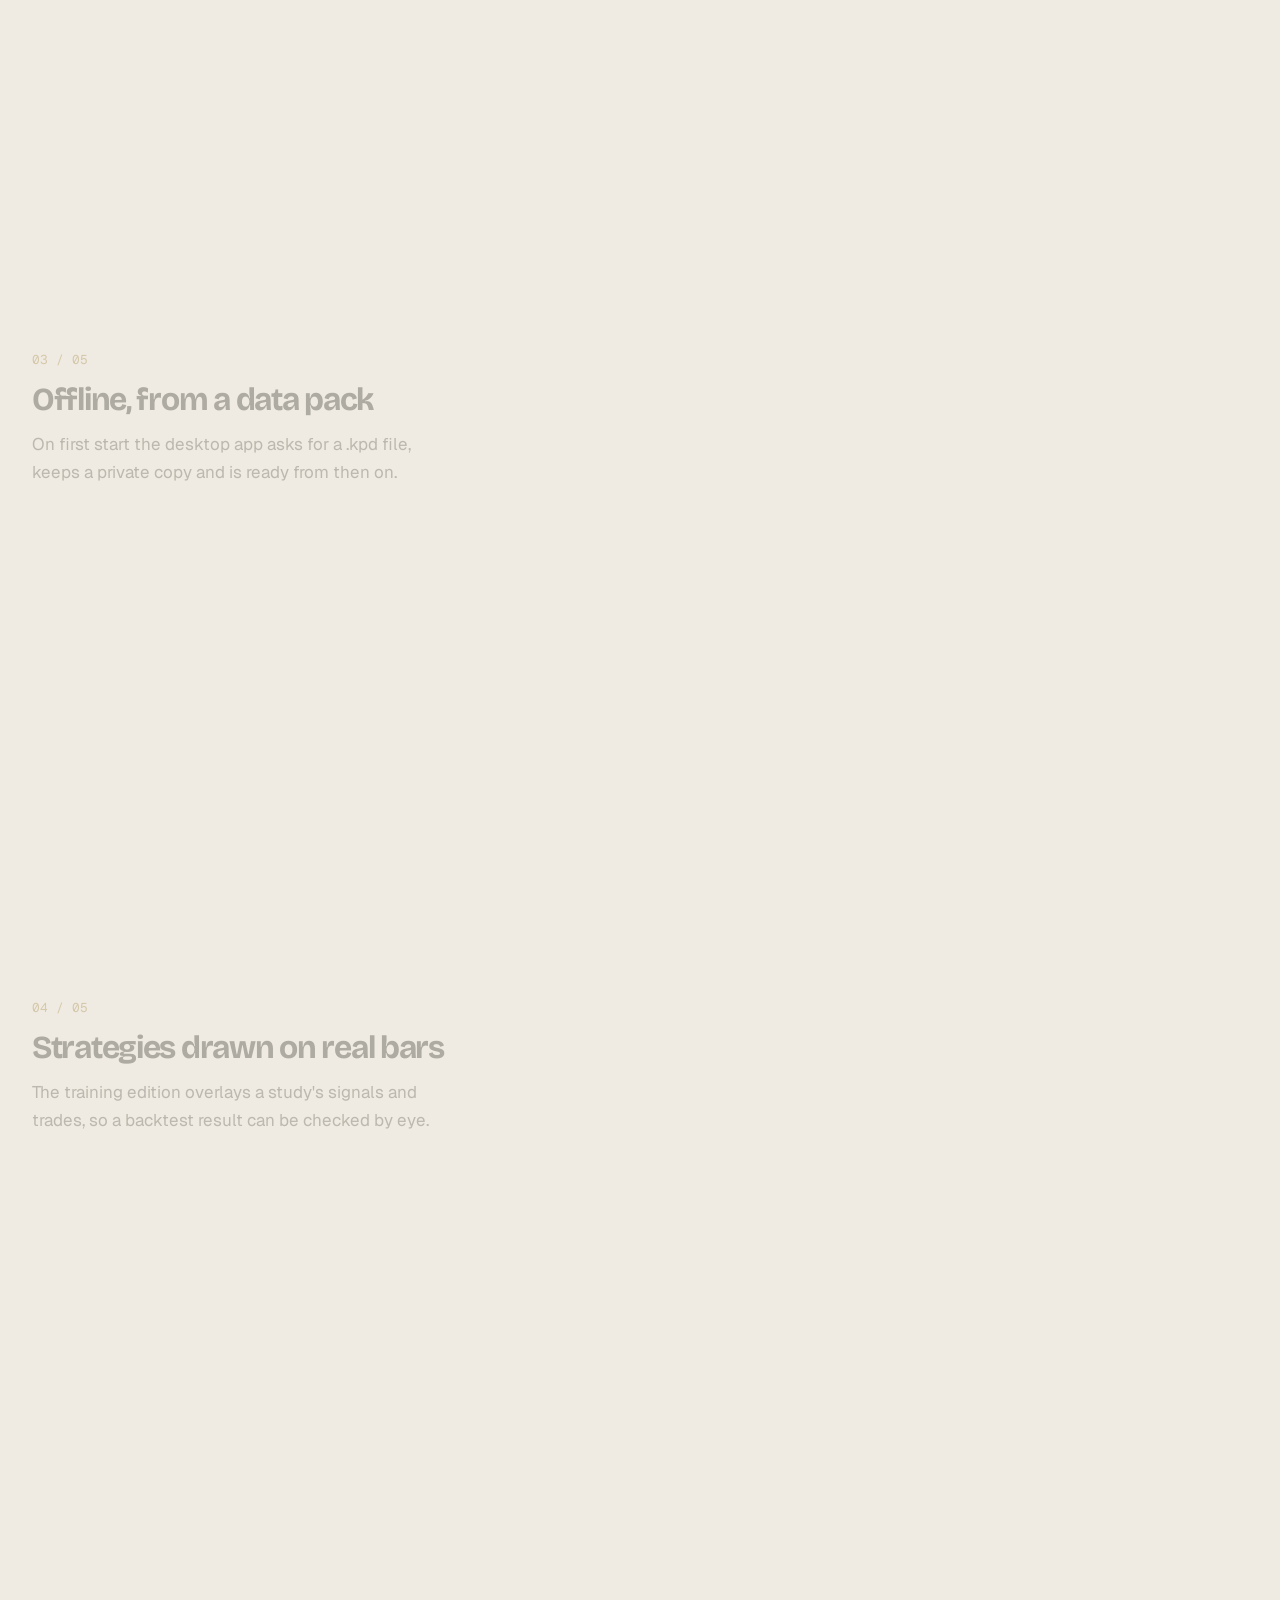
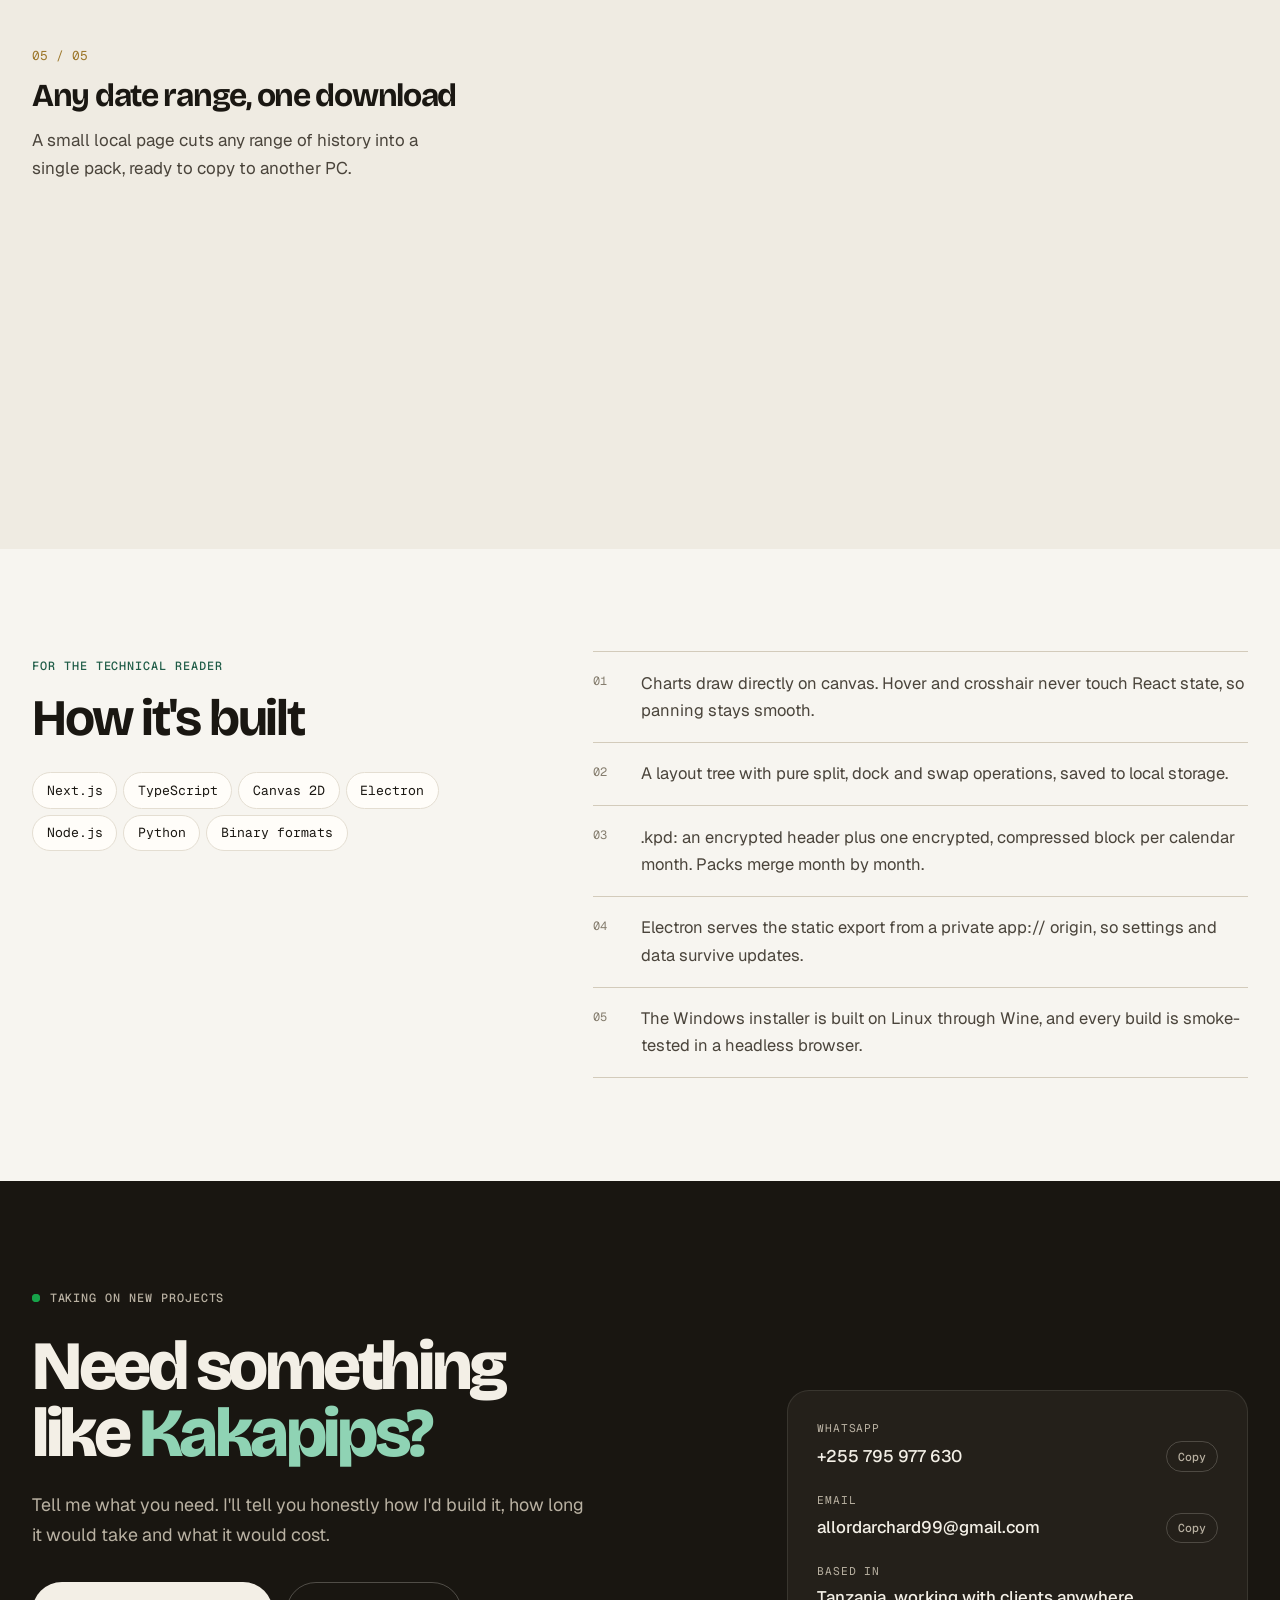
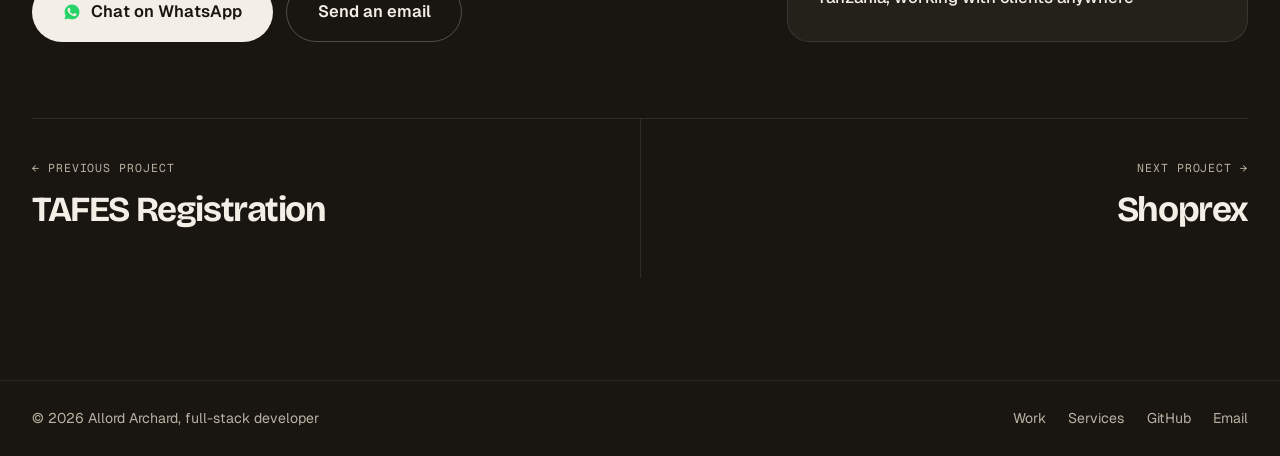
<file: projects/kakapips/index.html>
<!DOCTYPE html>
<html lang="en">
<head>
<meta charset="UTF-8" />
<meta name="viewport" content="width=device-width, initial-scale=1.0, viewport-fit=cover" />
<!-- Generated by tools/build-projects.mjs. Edit tools/projects.mjs or the build script, then rebuild. -->
<title>Kakapips | Built by Allord Archard</title>
<meta name="description" content="A charting workstation for gold traders. In the browser, on the desktop, and fully offline." />
<meta name="author" content="Allord Archard" />
<meta name="robots" content="index, follow, max-image-preview:large" />
<meta name="theme-color" content="#f7f5f0" />
<link rel="canonical" href="https://kakaallord.github.io/me-portifolio/projects/kakapips/" />
<meta property="og:type" content="website" />
<meta property="og:site_name" content="Allord Archard" />
<meta property="og:url" content="https://kakaallord.github.io/me-portifolio/projects/kakapips/" />
<meta property="og:title" content="Kakapips | Built by Allord Archard" />
<meta property="og:description" content="A charting workstation for gold traders. In the browser, on the desktop, and fully offline." />
<meta property="og:image" content="https://kakaallord.github.io/me-portifolio/assets/img/projects/kakapips/chart.webp" />
<meta name="twitter:card" content="summary_large_image" />
<meta name="twitter:title" content="Kakapips | Built by Allord Archard" />
<meta name="twitter:description" content="A charting workstation for gold traders. In the browser, on the desktop, and fully offline." />
<meta name="twitter:image" content="https://kakaallord.github.io/me-portifolio/assets/img/projects/kakapips/chart.webp" />
<link rel="icon" href="../../assets/img/favicon.svg" type="image/svg+xml" />
<link rel="manifest" href="../../site.webmanifest" />
<link rel="preconnect" href="https://fonts.googleapis.com" />
<link rel="preconnect" href="https://fonts.gstatic.com" crossorigin />
<link href="https://fonts.googleapis.com/css2?family=Bricolage+Grotesque:opsz,wght@12..96,600..800&family=Geist:wght@400;500;600&family=Geist+Mono:wght@400;500&display=swap" rel="stylesheet" />
<link rel="stylesheet" href="../../assets/css/site.css" />
<link rel="stylesheet" href="../../assets/css/visuals.css" />
<link rel="stylesheet" href="../../assets/css/mobile.css" media="(max-width: 720px)" />
<script>document.documentElement.classList.add('js')</script>
<script type="application/ld+json">
{
  "@context": "https://schema.org",
  "@type": "CreativeWork",
  "name": "Kakapips",
  "description": "A charting workstation for gold traders. In the browser, on the desktop, and fully offline.",
  "url": "https://kakaallord.github.io/me-portifolio/projects/kakapips/",
  "image": "https://kakaallord.github.io/me-portifolio/assets/img/projects/kakapips/chart.webp",
  "dateCreated": "2026",
  "keywords": "Next.js, TypeScript, Canvas 2D, Electron, Node.js, Python, Binary formats",
  "creator": {
    "@type": "Person",
    "@id": "https://kakaallord.github.io/me-portifolio/#allord",
    "name": "Allord Archard",
    "url": "https://kakaallord.github.io/me-portifolio/"
  },
  "sameAs": "https://kakapips.vercel.app"
}
</script>
</head>
<body style="--p:#f5b83d">
<a href="#main" class="skip-link">Skip to content</a>

<header class="nav" id="nav">
  <div class="wrap nav__inner">
    <a href="../../" class="brand"><span class="brand__mark">AA</span>Allord Archard</a>
    <nav class="nav__links" aria-label="Primary">
      <a href="../../#work">Work</a>
      <a href="../../#services">Services</a>
      <a href="../../#process">How I work</a>
      <a href="../../#about">About</a>
    </nav>
    <div class="nav__cta">
      <span class="nav__status"><span class="dot"></span>Available for projects</span>
      <a class="btn btn--ink btn--wa" data-whatsapp href="https://wa.me/255795977630"><svg class="wa-ic" viewBox="0 0 24 24" fill="currentColor" aria-hidden="true"><path fill-rule="evenodd" d="M12.04 2C6.6 2 2.18 6.42 2.18 11.86c0 1.74.46 3.44 1.32 4.94L2 22l5.34-1.4a9.8 9.8 0 004.7 1.2h.01c5.44 0 9.86-4.42 9.86-9.86 0-2.63-1.03-5.11-2.89-6.97A9.8 9.8 0 0012.04 2zm5.43 12.38c-.3-.15-1.75-.86-2.02-.96-.27-.1-.47-.15-.67.15-.2.3-.77.96-.94 1.16-.17.2-.35.22-.65.07-.3-.15-1.25-.46-2.38-1.47-.88-.78-1.47-1.75-1.64-2.05-.17-.3-.02-.46.13-.61.13-.13.3-.35.45-.52.15-.17.2-.3.3-.5.1-.2.05-.37-.03-.52-.07-.15-.67-1.6-.92-2.2-.24-.58-.49-.5-.67-.51h-.57c-.2 0-.52.07-.79.37-.27.3-1.04 1.01-1.04 2.47s1.06 2.86 1.21 3.06c.15.2 2.1 3.2 5.08 4.49.71.3 1.26.49 1.69.63.71.22 1.36.19 1.87.12.57-.09 1.75-.72 2-1.41.25-.69.25-1.28.17-1.41-.07-.13-.27-.2-.57-.35z"/></svg>Hire me</a>
    </div>
  </div>
</header>

<main id="main">

<section class="ph">
  <div class="wrap ph__grid">
    <div>
      <nav class="crumbs rise" aria-label="Breadcrumb"><a href="../../#work">Work</a><svg viewBox="0 0 24 24" fill="none" stroke="currentColor" stroke-width="2" stroke-linecap="round" stroke-linejoin="round" aria-hidden="true"><path d="M9 6l6 6-6 6"/></svg><span>Kakapips</span></nav>
      <p class="ph__client rise"><i></i>Own product · Trading software</p>
      <h1 class="rise" style="--d:80ms">Kakapips</h1>
      <p class="ph__tag rise" style="--d:140ms">A charting workstation for gold traders. In the browser, on the desktop, and fully offline.</p>
      <div class="ph__actions rise" style="--d:200ms">
        <a class="btn btn--ink btn--lg" href="https://kakapips.vercel.app" target="_blank" rel="noopener">Open the live app<svg viewBox="0 0 24 24" fill="none" stroke="currentColor" stroke-width="2.2" stroke-linecap="round" stroke-linejoin="round" aria-hidden="true"><path d="M7 17L17 7M9 7h8v8"/></svg></a>
        <a class="btn btn--line btn--lg btn--wa" data-whatsapp data-wa-text="Hi Allord! I saw Kakapips on your portfolio and I&#39;d like something similar built. Are you available?" href="https://wa.me/255795977630"><svg class="wa-ic" viewBox="0 0 24 24" fill="currentColor" aria-hidden="true"><path fill-rule="evenodd" d="M12.04 2C6.6 2 2.18 6.42 2.18 11.86c0 1.74.46 3.44 1.32 4.94L2 22l5.34-1.4a9.8 9.8 0 004.7 1.2h.01c5.44 0 9.86-4.42 9.86-9.86 0-2.63-1.03-5.11-2.89-6.97A9.8 9.8 0 0012.04 2zm5.43 12.38c-.3-.15-1.75-.86-2.02-.96-.27-.1-.47-.15-.67.15-.2.3-.77.96-.94 1.16-.17.2-.35.22-.65.07-.3-.15-1.25-.46-2.38-1.47-.88-.78-1.47-1.75-1.64-2.05-.17-.3-.02-.46.13-.61.13-.13.3-.35.45-.52.15-.17.2-.3.3-.5.1-.2.05-.37-.03-.52-.07-.15-.67-1.6-.92-2.2-.24-.58-.49-.5-.67-.51h-.57c-.2 0-.52.07-.79.37-.27.3-1.04 1.01-1.04 2.47s1.06 2.86 1.21 3.06c.15.2 2.1 3.2 5.08 4.49.71.3 1.26.49 1.69.63.71.22 1.36.19 1.87.12.57-.09 1.75-.72 2-1.41.25-.69.25-1.28.17-1.41-.07-.13-.27-.2-.57-.35z"/></svg>Build something like this</a>
      </div>
      <dl class="ph__meta rise" style="--d:260ms">
        <div><dt>Platform</dt><dd>Web, Linux, Windows</dd></div>
        <div><dt>Status</dt><dd>Live on the web, desktop builds released</dd></div>
        <div><dt>Built with</dt><dd>Next.js, TypeScript, Canvas 2D</dd></div>
        <div><dt>Year</dt><dd>2026</dd></div>
      </dl>
    </div>
    <div class="ph__visual rise" style="--d:180ms"><figure class="frame frame--window"><div class="frame__bar"><i></i><i></i><i></i><span>kakapips.vercel.app</span></div><img src="../../assets/img/projects/kakapips/chart.webp" alt="Kakapips: A charting workstation for gold traders. In the browser, on the desktop, and fully offline." fetchpriority="high" decoding="async" /></figure></div>
  </div>
</section>

<section class="section" aria-labelledby="ov-h">
  <div class="wrap overview">
    <div data-reveal>
      <span class="label label--accent" id="ov-h">Overview</span>
      <p class="big" style="margin-top:1rem">Kakapips is a fast XAUUSD charting app. Split the screen into as many charts as you need, draw on them, then replay the market bar by bar to practise decisions without hindsight. It started as a web app and grew into a family: an offline desktop edition that carries 23 years of minute data in its own file format, and a training edition that draws research strategies straight onto the chart.</p>
    </div>
    <ul class="stats" data-reveal="100">
      <li><b data-count="23">23</b><span>years of 1-minute gold prices</span></li>
      <li><b data-count="91" data-suffix="%">91%</b><span>smaller than the CSV, losslessly</span></li>
      <li><b data-count="3">3</b><span>editions: web, offline, training</span></li>
      <li><b data-count="2">2</b><span>desktop installers, .deb and .exe</span></li>
    </ul>
  </div>
</section>

<section class="section" style="padding-top:0" aria-labelledby="feat-h">
  <div class="wrap">
    <div class="sec-head" data-reveal><h2 class="h2" id="feat-h">What it does</h2></div>
    <div class="features">
      <div class="feature" data-reveal="0"><h3><i>01</i>Multi-chart layouts</h3><p>Split, dock and swap panes, or pick a preset grid. Each pane keeps its own timeframe, scroll and zoom.</p></div>
      <div class="feature" data-reveal="70"><h3><i>02</i>Bar replay</h3><p>Cut the chart at any moment and step forward one bar at a time, so practice happens without seeing the future.</p></div>
      <div class="feature" data-reveal="140"><h3><i>03</i>Drawing tools with undo</h3><p>Trend lines, levels and shapes that persist between sessions, with a quick-access toolbar.</p></div>
      <div class="feature" data-reveal="0"><h3><i>04</i>Works with no internet</h3><p>The desktop edition keeps its data in private storage and loads it on every start. Nothing is fetched.</p></div>
      <div class="feature" data-reveal="70"><h3><i>05</i>Its own data format</h3><p>.kpd packs are compressed and encrypted month by month, and checked bar for bar before they are written.</p></div>
      <div class="feature" data-reveal="140"><h3><i>06</i>Research on the chart</h3><p>The training edition shows each strategy&#39;s signals, stops, targets and every trade it took.</p></div>
    </div>
  </div>
</section>

<section class="section story-sec" aria-labelledby="story-h">
  <div class="wrap">
    <div class="sec-head" data-reveal><h2 class="h2" id="story-h">A closer look</h2><span class="label">5 screens</span></div>
    <div class="story" data-story>
      <div class="story__steps">
        <article class="story__step" data-step="0">
          <span class="story__n">01 / 05</span>
          <h3>Every timeframe, side by side</h3>
          <p>Four charts, four timeframes, one screen. The crosshair and drawings stay in step without slowing the canvas down.</p>
          <div class="story__inline"><figure class="frame frame--window"><div class="frame__bar"><i></i><i></i><i></i><span>Kakapips</span></div><img src="../../assets/img/projects/kakapips/layout.webp" alt="Every timeframe, side by side" loading="lazy" decoding="async" /></figure></div>
        </article>
        <article class="story__step" data-step="1">
          <span class="story__n">02 / 05</span>
          <h3>Replay the market</h3>
          <p>Pick a date, hide everything after it, and play the bars forward. The quickest way to practise reading price.</p>
          <div class="story__inline"><figure class="frame frame--window"><div class="frame__bar"><i></i><i></i><i></i><span>Kakapips</span></div><img src="../../assets/img/projects/kakapips/replay.webp" alt="Replay the market" loading="lazy" decoding="async" /></figure></div>
        </article>
        <article class="story__step" data-step="2">
          <span class="story__n">03 / 05</span>
          <h3>Offline, from a data pack</h3>
          <p>On first start the desktop app asks for a .kpd file, keeps a private copy and is ready from then on.</p>
          <div class="story__inline"><figure class="frame frame--window"><div class="frame__bar"><i></i><i></i><i></i><span>Kakapips</span></div><img src="../../assets/img/projects/kakapips/offline-welcome.webp" alt="Offline, from a data pack" loading="lazy" decoding="async" /></figure></div>
        </article>
        <article class="story__step" data-step="3">
          <span class="story__n">04 / 05</span>
          <h3>Strategies drawn on real bars</h3>
          <p>The training edition overlays a study&#39;s signals and trades, so a backtest result can be checked by eye.</p>
          <div class="story__inline"><figure class="frame frame--window"><div class="frame__bar"><i></i><i></i><i></i><span>Kakapips</span></div><img src="../../assets/img/projects/kakapips/training-trade.webp" alt="Strategies drawn on real bars" loading="lazy" decoding="async" /></figure></div>
        </article>
        <article class="story__step" data-step="4">
          <span class="story__n">05 / 05</span>
          <h3>Any date range, one download</h3>
          <p>A small local page cuts any range of history into a single pack, ready to copy to another PC.</p>
          <div class="story__inline"><figure class="frame frame--window"><div class="frame__bar"><i></i><i></i><i></i><span>Kakapips</span></div><img src="../../assets/img/projects/kakapips/kpd-page.webp" alt="Any date range, one download" loading="lazy" decoding="async" /></figure></div>
        </article>
      </div>
      <div class="story__stage" aria-hidden="true">
        <div class="story__sticky">
          <figure class="frame frame--window story__frame"><div class="frame__bar"><i></i><i></i><i></i><span>Kakapips</span></div><div class="story__imgs"><img class="story__img on" src="../../assets/img/projects/kakapips/layout.webp" alt="" loading="lazy" decoding="async" /><img class="story__img" src="../../assets/img/projects/kakapips/replay.webp" alt="" loading="lazy" decoding="async" /><img class="story__img" src="../../assets/img/projects/kakapips/offline-welcome.webp" alt="" loading="lazy" decoding="async" /><img class="story__img" src="../../assets/img/projects/kakapips/training-trade.webp" alt="" loading="lazy" decoding="async" /><img class="story__img" src="../../assets/img/projects/kakapips/kpd-page.webp" alt="" loading="lazy" decoding="async" /></div></figure>
          <div class="story__dots"><span class="on"></span><span class=""></span><span class=""></span><span class=""></span><span class=""></span></div>
        </div>
      </div>
    </div>
  </div>
</section>
<section class="section" aria-labelledby="tech-h">
  <div class="wrap tech">
    <div data-reveal>
      <span class="label label--accent">For the technical reader</span>
      <h2 class="h2" id="tech-h" style="margin:0.8rem 0 1.6rem">How it's built</h2>
      <ul class="tags"><li>Next.js</li><li>TypeScript</li><li>Canvas 2D</li><li>Electron</li><li>Node.js</li><li>Python</li><li>Binary formats</li></ul>
    </div>
    <ol class="hood" data-reveal="100">
      <li>Charts draw directly on canvas. Hover and crosshair never touch React state, so panning stays smooth.</li>
      <li>A layout tree with pure split, dock and swap operations, saved to local storage.</li>
      <li>.kpd: an encrypted header plus one encrypted, compressed block per calendar month. Packs merge month by month.</li>
      <li>Electron serves the static export from a private app:// origin, so settings and data survive updates.</li>
      <li>The Windows installer is built on Linux through Wine, and every build is smoke-tested in a headless browser.</li>
    </ol>
  </div>
</section>

<section class="section contact" id="contact">
  <div class="wrap">
    <div class="contact__grid">
      <div data-reveal>
        <span class="label" style="color:var(--on-dark-2)"><span class="dot"></span>Taking on new projects</span>
        <h2 style="margin-top:1.4rem">Need something like <em>Kakapips?</em></h2>
        <p>Tell me what you need. I&#39;ll tell you honestly how I&#39;d build it, how long it would take and what it would cost.</p>
        <div class="contact__actions">
          <a class="btn btn--light btn--lg btn--wa" data-whatsapp data-wa-text="Hi Allord! I saw Kakapips on your portfolio and I&#39;d like something similar built. Are you available?" href="https://wa.me/255795977630"><svg class="wa-ic" viewBox="0 0 24 24" fill="currentColor" aria-hidden="true"><path fill-rule="evenodd" d="M12.04 2C6.6 2 2.18 6.42 2.18 11.86c0 1.74.46 3.44 1.32 4.94L2 22l5.34-1.4a9.8 9.8 0 004.7 1.2h.01c5.44 0 9.86-4.42 9.86-9.86 0-2.63-1.03-5.11-2.89-6.97A9.8 9.8 0 0012.04 2zm5.43 12.38c-.3-.15-1.75-.86-2.02-.96-.27-.1-.47-.15-.67.15-.2.3-.77.96-.94 1.16-.17.2-.35.22-.65.07-.3-.15-1.25-.46-2.38-1.47-.88-.78-1.47-1.75-1.64-2.05-.17-.3-.02-.46.13-.61.13-.13.3-.35.45-.52.15-.17.2-.3.3-.5.1-.2.05-.37-.03-.52-.07-.15-.67-1.6-.92-2.2-.24-.58-.49-.5-.67-.51h-.57c-.2 0-.52.07-.79.37-.27.3-1.04 1.01-1.04 2.47s1.06 2.86 1.21 3.06c.15.2 2.1 3.2 5.08 4.49.71.3 1.26.49 1.69.63.71.22 1.36.19 1.87.12.57-.09 1.75-.72 2-1.41.25-.69.25-1.28.17-1.41-.07-.13-.27-.2-.57-.35z"/></svg>Chat on WhatsApp</a>
          <a class="btn btn--ghost-dark btn--lg" data-email href="mailto:allordarchard99@gmail.com">Send an email</a>
        </div>
      </div>
      <div class="contact__card" data-reveal="120">
        <div class="contact__row"><span class="k">WhatsApp</span><span class="val">+255 795 977 630 <button class="copy" data-copy="+255795977630">Copy</button></span></div>
        <div class="contact__row"><span class="k">Email</span><span class="val">allordarchard99@gmail.com <button class="copy" data-copy="email">Copy</button></span></div>
        <div class="contact__row"><span class="k">Based in</span><span class="val">Tanzania, working with clients anywhere</span></div>
      </div>
    </div>
    <nav class="pager" aria-label="More projects" style="margin-top:clamp(3.5rem,6vw,5rem)">
      <a href="../../projects/tafes/"><span class="k">← Previous project</span><b>TAFES Registration</b></a>
      <a href="../../projects/shoprex/"><span class="k">Next project →</span><b>Shoprex</b></a>
    </nav>
  </div>
</section>

</main>

<footer class="footer">
  <div class="wrap footer__inner">
    <span>© <span data-year>2026</span> Allord Archard, full-stack developer</span>
    <nav aria-label="Footer">
      <a href="../../#work">Work</a>
      <a href="../../#services">Services</a>
      <a data-github href="https://github.com/kakaAllord" target="_blank" rel="noopener">GitHub</a>
      <a data-email href="mailto:allordarchard99@gmail.com">Email</a>
    </nav>
  </div>
</footer>

<nav class="dock" aria-label="Quick links">
  <a href="../../#work"><svg viewBox="0 0 24 24" fill="none" stroke="currentColor" stroke-width="1.8" stroke-linecap="round" stroke-linejoin="round" aria-hidden="true"><rect x="4" y="4" width="7" height="7" rx="2"/><rect x="13" y="4" width="7" height="7" rx="2"/><rect x="4" y="13" width="7" height="7" rx="2"/><rect x="13" y="13" width="7" height="7" rx="2"/></svg>All work</a>
  <a href="https://kakapips.vercel.app" target="_blank" rel="noopener"><svg viewBox="0 0 24 24" fill="none" stroke="currentColor" stroke-width="2.2" stroke-linecap="round" stroke-linejoin="round" aria-hidden="true"><path d="M7 17L17 7M9 7h8v8"/></svg>Live app</a>
  <a class="dock__cta" data-whatsapp data-wa-text="Hi Allord! I saw Kakapips on your portfolio and I&#39;d like something similar built. Are you available?" href="https://wa.me/255795977630"><svg class="wa-ic" viewBox="0 0 24 24" fill="currentColor" aria-hidden="true"><path fill-rule="evenodd" d="M12.04 2C6.6 2 2.18 6.42 2.18 11.86c0 1.74.46 3.44 1.32 4.94L2 22l5.34-1.4a9.8 9.8 0 004.7 1.2h.01c5.44 0 9.86-4.42 9.86-9.86 0-2.63-1.03-5.11-2.89-6.97A9.8 9.8 0 0012.04 2zm5.43 12.38c-.3-.15-1.75-.86-2.02-.96-.27-.1-.47-.15-.67.15-.2.3-.77.96-.94 1.16-.17.2-.35.22-.65.07-.3-.15-1.25-.46-2.38-1.47-.88-.78-1.47-1.75-1.64-2.05-.17-.3-.02-.46.13-.61.13-.13.3-.35.45-.52.15-.17.2-.3.3-.5.1-.2.05-.37-.03-.52-.07-.15-.67-1.6-.92-2.2-.24-.58-.49-.5-.67-.51h-.57c-.2 0-.52.07-.79.37-.27.3-1.04 1.01-1.04 2.47s1.06 2.86 1.21 3.06c.15.2 2.1 3.2 5.08 4.49.71.3 1.26.49 1.69.63.71.22 1.36.19 1.87.12.57-.09 1.75-.72 2-1.41.25-.69.25-1.28.17-1.41-.07-.13-.27-.2-.57-.35z"/></svg>Build like this</a>
</nav>

<script src="../../assets/js/config.js"></script>
<script src="../../assets/js/visuals.js"></script>
<script src="../../assets/js/site.js"></script>
</body>
</html>
</file>
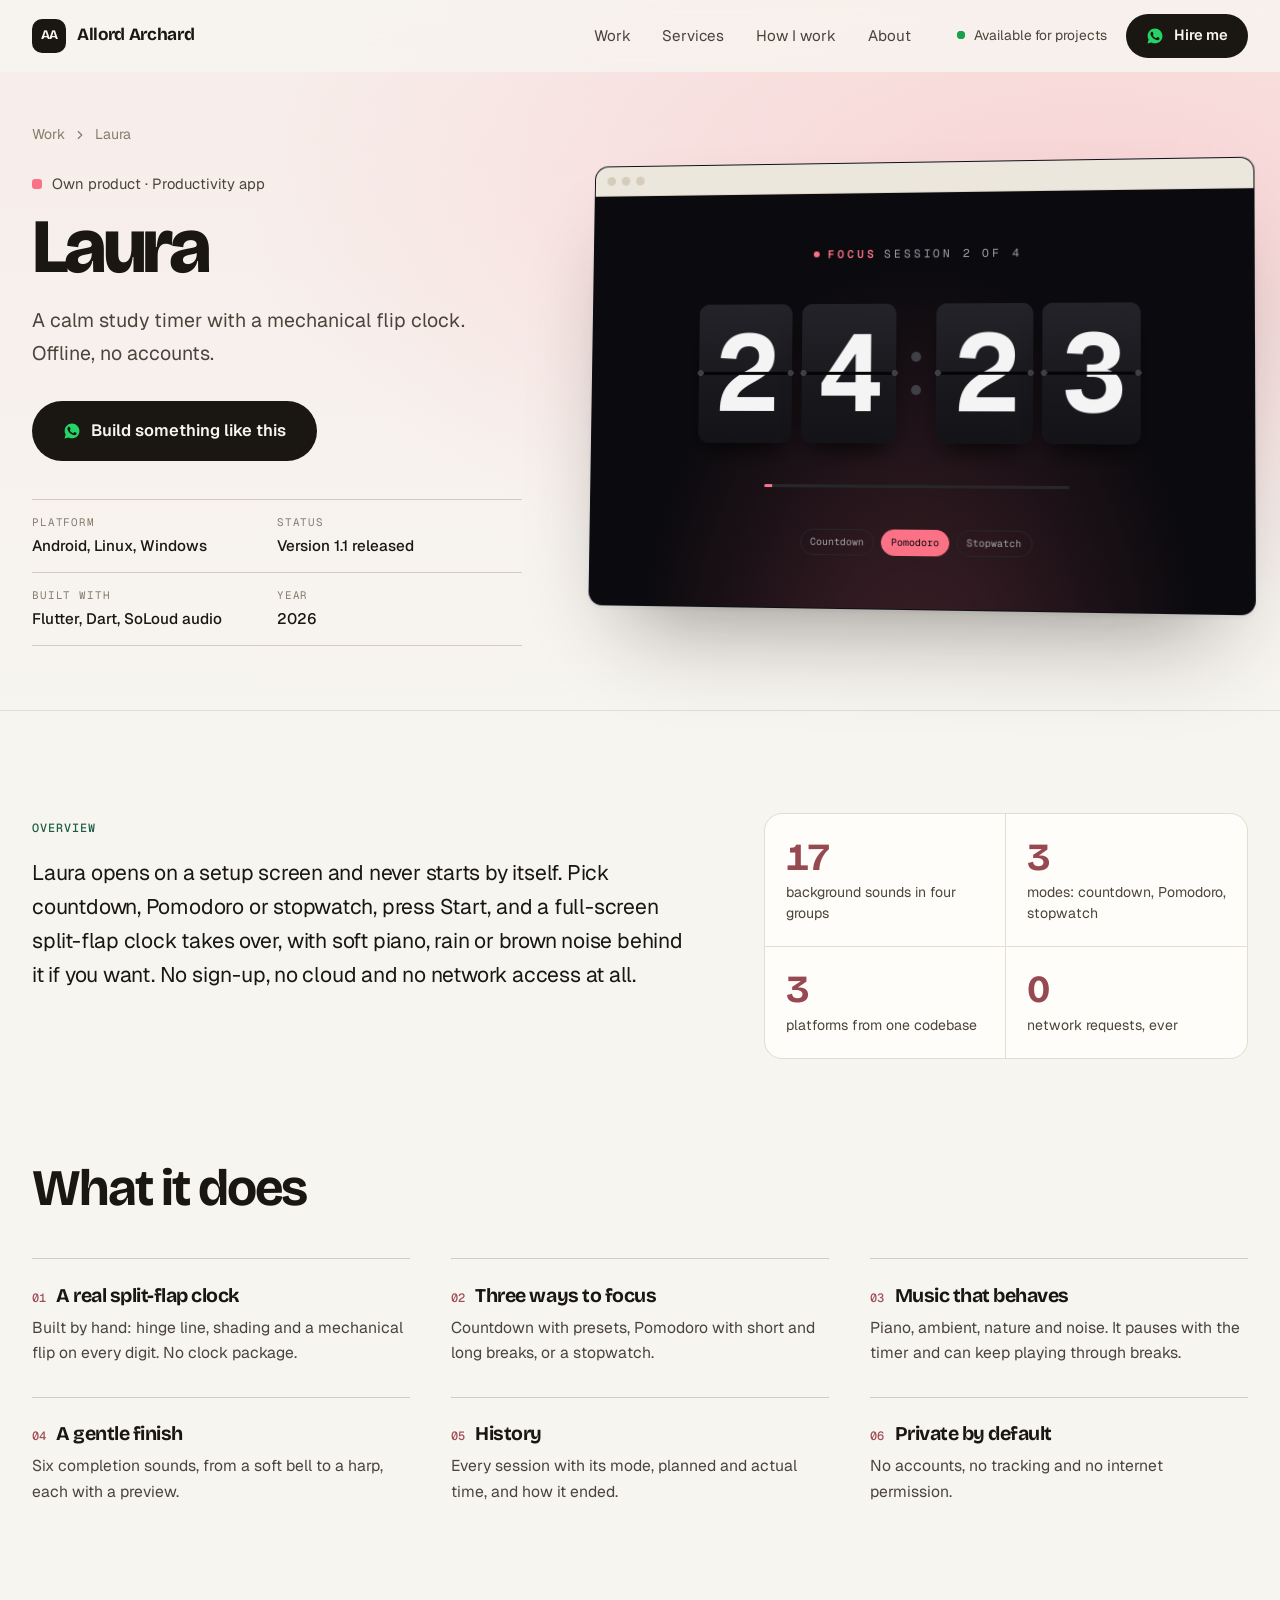
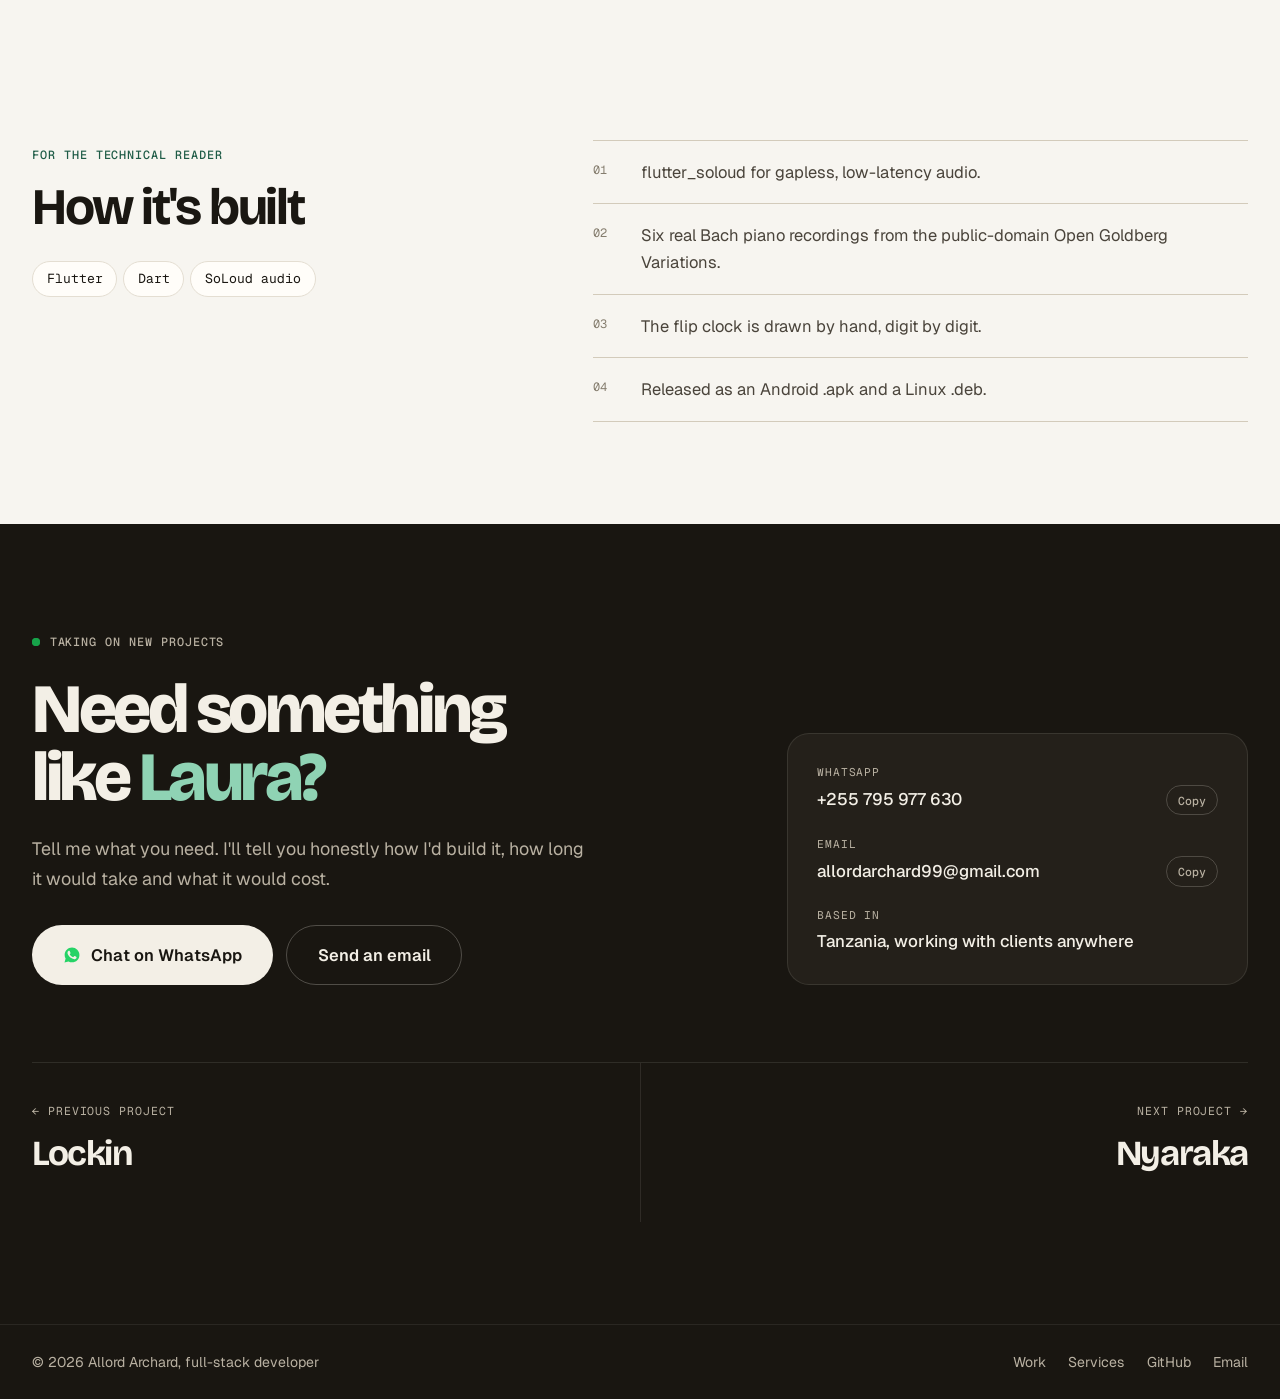
<file: projects/laura/index.html>
<!DOCTYPE html>
<html lang="en">
<head>
<meta charset="UTF-8" />
<meta name="viewport" content="width=device-width, initial-scale=1.0, viewport-fit=cover" />
<!-- Generated by tools/build-projects.mjs. Edit tools/projects.mjs or the build script, then rebuild. -->
<title>Laura | Built by Allord Archard</title>
<meta name="description" content="A calm study timer with a mechanical flip clock. Offline, no accounts." />
<meta name="author" content="Allord Archard" />
<meta name="robots" content="index, follow, max-image-preview:large" />
<meta name="theme-color" content="#f7f5f0" />
<link rel="canonical" href="https://kakaallord.github.io/me-portifolio/projects/laura/" />
<meta property="og:type" content="website" />
<meta property="og:site_name" content="Allord Archard" />
<meta property="og:url" content="https://kakaallord.github.io/me-portifolio/projects/laura/" />
<meta property="og:title" content="Laura | Built by Allord Archard" />
<meta property="og:description" content="A calm study timer with a mechanical flip clock. Offline, no accounts." />
<meta property="og:image" content="https://kakaallord.github.io/me-portifolio/assets/img/og.jpg" />
<meta name="twitter:card" content="summary_large_image" />
<meta name="twitter:title" content="Laura | Built by Allord Archard" />
<meta name="twitter:description" content="A calm study timer with a mechanical flip clock. Offline, no accounts." />
<meta name="twitter:image" content="https://kakaallord.github.io/me-portifolio/assets/img/og.jpg" />
<link rel="icon" href="../../assets/img/favicon.svg" type="image/svg+xml" />
<link rel="manifest" href="../../site.webmanifest" />
<link rel="preconnect" href="https://fonts.googleapis.com" />
<link rel="preconnect" href="https://fonts.gstatic.com" crossorigin />
<link href="https://fonts.googleapis.com/css2?family=Bricolage+Grotesque:opsz,wght@12..96,600..800&family=Geist:wght@400;500;600&family=Geist+Mono:wght@400;500&display=swap" rel="stylesheet" />
<link rel="stylesheet" href="../../assets/css/site.css" />
<link rel="stylesheet" href="../../assets/css/visuals.css" />
<link rel="stylesheet" href="../../assets/css/mobile.css" media="(max-width: 720px)" />
<script>document.documentElement.classList.add('js')</script>
<script type="application/ld+json">
{
  "@context": "https://schema.org",
  "@type": "CreativeWork",
  "name": "Laura",
  "description": "A calm study timer with a mechanical flip clock. Offline, no accounts.",
  "url": "https://kakaallord.github.io/me-portifolio/projects/laura/",
  "image": "https://kakaallord.github.io/me-portifolio/assets/img/og.jpg",
  "dateCreated": "2026",
  "keywords": "Flutter, Dart, SoLoud audio",
  "creator": {
    "@type": "Person",
    "@id": "https://kakaallord.github.io/me-portifolio/#allord",
    "name": "Allord Archard",
    "url": "https://kakaallord.github.io/me-portifolio/"
  }
}
</script>
</head>
<body style="--p:#fb7185">
<a href="#main" class="skip-link">Skip to content</a>

<header class="nav" id="nav">
  <div class="wrap nav__inner">
    <a href="../../" class="brand"><span class="brand__mark">AA</span>Allord Archard</a>
    <nav class="nav__links" aria-label="Primary">
      <a href="../../#work">Work</a>
      <a href="../../#services">Services</a>
      <a href="../../#process">How I work</a>
      <a href="../../#about">About</a>
    </nav>
    <div class="nav__cta">
      <span class="nav__status"><span class="dot"></span>Available for projects</span>
      <a class="btn btn--ink btn--wa" data-whatsapp href="https://wa.me/255795977630"><svg class="wa-ic" viewBox="0 0 24 24" fill="currentColor" aria-hidden="true"><path fill-rule="evenodd" d="M12.04 2C6.6 2 2.18 6.42 2.18 11.86c0 1.74.46 3.44 1.32 4.94L2 22l5.34-1.4a9.8 9.8 0 004.7 1.2h.01c5.44 0 9.86-4.42 9.86-9.86 0-2.63-1.03-5.11-2.89-6.97A9.8 9.8 0 0012.04 2zm5.43 12.38c-.3-.15-1.75-.86-2.02-.96-.27-.1-.47-.15-.67.15-.2.3-.77.96-.94 1.16-.17.2-.35.22-.65.07-.3-.15-1.25-.46-2.38-1.47-.88-.78-1.47-1.75-1.64-2.05-.17-.3-.02-.46.13-.61.13-.13.3-.35.45-.52.15-.17.2-.3.3-.5.1-.2.05-.37-.03-.52-.07-.15-.67-1.6-.92-2.2-.24-.58-.49-.5-.67-.51h-.57c-.2 0-.52.07-.79.37-.27.3-1.04 1.01-1.04 2.47s1.06 2.86 1.21 3.06c.15.2 2.1 3.2 5.08 4.49.71.3 1.26.49 1.69.63.71.22 1.36.19 1.87.12.57-.09 1.75-.72 2-1.41.25-.69.25-1.28.17-1.41-.07-.13-.27-.2-.57-.35z"/></svg>Hire me</a>
    </div>
  </div>
</header>

<main id="main">

<section class="ph">
  <div class="wrap ph__grid">
    <div>
      <nav class="crumbs rise" aria-label="Breadcrumb"><a href="../../#work">Work</a><svg viewBox="0 0 24 24" fill="none" stroke="currentColor" stroke-width="2" stroke-linecap="round" stroke-linejoin="round" aria-hidden="true"><path d="M9 6l6 6-6 6"/></svg><span>Laura</span></nav>
      <p class="ph__client rise"><i></i>Own product · Productivity app</p>
      <h1 class="rise" style="--d:80ms">Laura</h1>
      <p class="ph__tag rise" style="--d:140ms">A calm study timer with a mechanical flip clock. Offline, no accounts.</p>
      <div class="ph__actions rise" style="--d:200ms">
        
        <a class="btn btn--ink btn--lg btn--wa" data-whatsapp data-wa-text="Hi Allord! I saw Laura on your portfolio and I&#39;d like something similar built. Are you available?" href="https://wa.me/255795977630"><svg class="wa-ic" viewBox="0 0 24 24" fill="currentColor" aria-hidden="true"><path fill-rule="evenodd" d="M12.04 2C6.6 2 2.18 6.42 2.18 11.86c0 1.74.46 3.44 1.32 4.94L2 22l5.34-1.4a9.8 9.8 0 004.7 1.2h.01c5.44 0 9.86-4.42 9.86-9.86 0-2.63-1.03-5.11-2.89-6.97A9.8 9.8 0 0012.04 2zm5.43 12.38c-.3-.15-1.75-.86-2.02-.96-.27-.1-.47-.15-.67.15-.2.3-.77.96-.94 1.16-.17.2-.35.22-.65.07-.3-.15-1.25-.46-2.38-1.47-.88-.78-1.47-1.75-1.64-2.05-.17-.3-.02-.46.13-.61.13-.13.3-.35.45-.52.15-.17.2-.3.3-.5.1-.2.05-.37-.03-.52-.07-.15-.67-1.6-.92-2.2-.24-.58-.49-.5-.67-.51h-.57c-.2 0-.52.07-.79.37-.27.3-1.04 1.01-1.04 2.47s1.06 2.86 1.21 3.06c.15.2 2.1 3.2 5.08 4.49.71.3 1.26.49 1.69.63.71.22 1.36.19 1.87.12.57-.09 1.75-.72 2-1.41.25-.69.25-1.28.17-1.41-.07-.13-.27-.2-.57-.35z"/></svg>Build something like this</a>
      </div>
      <dl class="ph__meta rise" style="--d:260ms">
        <div><dt>Platform</dt><dd>Android, Linux, Windows</dd></div>
        <div><dt>Status</dt><dd>Version 1.1 released</dd></div>
        <div><dt>Built with</dt><dd>Flutter, Dart, SoLoud audio</dd></div>
        <div><dt>Year</dt><dd>2026</dd></div>
      </dl>
    </div>
    <div class="ph__visual rise" style="--d:180ms"><figure class="frame frame--window"><div class="frame__bar"><i></i><i></i><i></i><span></span></div><div class="v v-flip" data-v="flip">
        <div class="v-flip__label"><i></i><b>Focus</b> session 2 of 4</div>
        <div class="v-flip__row"><div class="fc"></div><div class="fc"></div><span class="v-flip__colon"></span><div class="fc"></div><div class="fc"></div></div>
        <div class="v-flip__bar"><span></span></div>
        <div class="v-flip__chips"><span>Countdown</span><span class="on">Pomodoro</span><span>Stopwatch</span></div>
      </div></figure></div>
  </div>
</section>

<section class="section" aria-labelledby="ov-h">
  <div class="wrap overview">
    <div data-reveal>
      <span class="label label--accent" id="ov-h">Overview</span>
      <p class="big" style="margin-top:1rem">Laura opens on a setup screen and never starts by itself. Pick countdown, Pomodoro or stopwatch, press Start, and a full-screen split-flap clock takes over, with soft piano, rain or brown noise behind it if you want. No sign-up, no cloud and no network access at all.</p>
    </div>
    <ul class="stats" data-reveal="100">
      <li><b data-count="17">17</b><span>background sounds in four groups</span></li>
      <li><b data-count="3">3</b><span>modes: countdown, Pomodoro, stopwatch</span></li>
      <li><b data-count="3">3</b><span>platforms from one codebase</span></li>
      <li><b data-count="0">0</b><span>network requests, ever</span></li>
    </ul>
  </div>
</section>

<section class="section" style="padding-top:0" aria-labelledby="feat-h">
  <div class="wrap">
    <div class="sec-head" data-reveal><h2 class="h2" id="feat-h">What it does</h2></div>
    <div class="features">
      <div class="feature" data-reveal="0"><h3><i>01</i>A real split-flap clock</h3><p>Built by hand: hinge line, shading and a mechanical flip on every digit. No clock package.</p></div>
      <div class="feature" data-reveal="70"><h3><i>02</i>Three ways to focus</h3><p>Countdown with presets, Pomodoro with short and long breaks, or a stopwatch.</p></div>
      <div class="feature" data-reveal="140"><h3><i>03</i>Music that behaves</h3><p>Piano, ambient, nature and noise. It pauses with the timer and can keep playing through breaks.</p></div>
      <div class="feature" data-reveal="0"><h3><i>04</i>A gentle finish</h3><p>Six completion sounds, from a soft bell to a harp, each with a preview.</p></div>
      <div class="feature" data-reveal="70"><h3><i>05</i>History</h3><p>Every session with its mode, planned and actual time, and how it ended.</p></div>
      <div class="feature" data-reveal="140"><h3><i>06</i>Private by default</h3><p>No accounts, no tracking and no internet permission.</p></div>
    </div>
  </div>
</section>

<section class="section" aria-labelledby="tech-h">
  <div class="wrap tech">
    <div data-reveal>
      <span class="label label--accent">For the technical reader</span>
      <h2 class="h2" id="tech-h" style="margin:0.8rem 0 1.6rem">How it's built</h2>
      <ul class="tags"><li>Flutter</li><li>Dart</li><li>SoLoud audio</li></ul>
    </div>
    <ol class="hood" data-reveal="100">
      <li>flutter_soloud for gapless, low-latency audio.</li>
      <li>Six real Bach piano recordings from the public-domain Open Goldberg Variations.</li>
      <li>The flip clock is drawn by hand, digit by digit.</li>
      <li>Released as an Android .apk and a Linux .deb.</li>
    </ol>
  </div>
</section>

<section class="section contact" id="contact">
  <div class="wrap">
    <div class="contact__grid">
      <div data-reveal>
        <span class="label" style="color:var(--on-dark-2)"><span class="dot"></span>Taking on new projects</span>
        <h2 style="margin-top:1.4rem">Need something like <em>Laura?</em></h2>
        <p>Tell me what you need. I&#39;ll tell you honestly how I&#39;d build it, how long it would take and what it would cost.</p>
        <div class="contact__actions">
          <a class="btn btn--light btn--lg btn--wa" data-whatsapp data-wa-text="Hi Allord! I saw Laura on your portfolio and I&#39;d like something similar built. Are you available?" href="https://wa.me/255795977630"><svg class="wa-ic" viewBox="0 0 24 24" fill="currentColor" aria-hidden="true"><path fill-rule="evenodd" d="M12.04 2C6.6 2 2.18 6.42 2.18 11.86c0 1.74.46 3.44 1.32 4.94L2 22l5.34-1.4a9.8 9.8 0 004.7 1.2h.01c5.44 0 9.86-4.42 9.86-9.86 0-2.63-1.03-5.11-2.89-6.97A9.8 9.8 0 0012.04 2zm5.43 12.38c-.3-.15-1.75-.86-2.02-.96-.27-.1-.47-.15-.67.15-.2.3-.77.96-.94 1.16-.17.2-.35.22-.65.07-.3-.15-1.25-.46-2.38-1.47-.88-.78-1.47-1.75-1.64-2.05-.17-.3-.02-.46.13-.61.13-.13.3-.35.45-.52.15-.17.2-.3.3-.5.1-.2.05-.37-.03-.52-.07-.15-.67-1.6-.92-2.2-.24-.58-.49-.5-.67-.51h-.57c-.2 0-.52.07-.79.37-.27.3-1.04 1.01-1.04 2.47s1.06 2.86 1.21 3.06c.15.2 2.1 3.2 5.08 4.49.71.3 1.26.49 1.69.63.71.22 1.36.19 1.87.12.57-.09 1.75-.72 2-1.41.25-.69.25-1.28.17-1.41-.07-.13-.27-.2-.57-.35z"/></svg>Chat on WhatsApp</a>
          <a class="btn btn--ghost-dark btn--lg" data-email href="mailto:allordarchard99@gmail.com">Send an email</a>
        </div>
      </div>
      <div class="contact__card" data-reveal="120">
        <div class="contact__row"><span class="k">WhatsApp</span><span class="val">+255 795 977 630 <button class="copy" data-copy="+255795977630">Copy</button></span></div>
        <div class="contact__row"><span class="k">Email</span><span class="val">allordarchard99@gmail.com <button class="copy" data-copy="email">Copy</button></span></div>
        <div class="contact__row"><span class="k">Based in</span><span class="val">Tanzania, working with clients anywhere</span></div>
      </div>
    </div>
    <nav class="pager" aria-label="More projects" style="margin-top:clamp(3.5rem,6vw,5rem)">
      <a href="../../projects/lockin/"><span class="k">← Previous project</span><b>Lockin</b></a>
      <a href="../../projects/nyaraka/"><span class="k">Next project →</span><b>Nyaraka</b></a>
    </nav>
  </div>
</section>

</main>

<footer class="footer">
  <div class="wrap footer__inner">
    <span>© <span data-year>2026</span> Allord Archard, full-stack developer</span>
    <nav aria-label="Footer">
      <a href="../../#work">Work</a>
      <a href="../../#services">Services</a>
      <a data-github href="https://github.com/kakaAllord" target="_blank" rel="noopener">GitHub</a>
      <a data-email href="mailto:allordarchard99@gmail.com">Email</a>
    </nav>
  </div>
</footer>

<nav class="dock" aria-label="Quick links">
  <a href="../../#work"><svg viewBox="0 0 24 24" fill="none" stroke="currentColor" stroke-width="1.8" stroke-linecap="round" stroke-linejoin="round" aria-hidden="true"><rect x="4" y="4" width="7" height="7" rx="2"/><rect x="13" y="4" width="7" height="7" rx="2"/><rect x="4" y="13" width="7" height="7" rx="2"/><rect x="13" y="13" width="7" height="7" rx="2"/></svg>All work</a>
  <a class="dock__cta" data-whatsapp data-wa-text="Hi Allord! I saw Laura on your portfolio and I&#39;d like something similar built. Are you available?" href="https://wa.me/255795977630"><svg class="wa-ic" viewBox="0 0 24 24" fill="currentColor" aria-hidden="true"><path fill-rule="evenodd" d="M12.04 2C6.6 2 2.18 6.42 2.18 11.86c0 1.74.46 3.44 1.32 4.94L2 22l5.34-1.4a9.8 9.8 0 004.7 1.2h.01c5.44 0 9.86-4.42 9.86-9.86 0-2.63-1.03-5.11-2.89-6.97A9.8 9.8 0 0012.04 2zm5.43 12.38c-.3-.15-1.75-.86-2.02-.96-.27-.1-.47-.15-.67.15-.2.3-.77.96-.94 1.16-.17.2-.35.22-.65.07-.3-.15-1.25-.46-2.38-1.47-.88-.78-1.47-1.75-1.64-2.05-.17-.3-.02-.46.13-.61.13-.13.3-.35.45-.52.15-.17.2-.3.3-.5.1-.2.05-.37-.03-.52-.07-.15-.67-1.6-.92-2.2-.24-.58-.49-.5-.67-.51h-.57c-.2 0-.52.07-.79.37-.27.3-1.04 1.01-1.04 2.47s1.06 2.86 1.21 3.06c.15.2 2.1 3.2 5.08 4.49.71.3 1.26.49 1.69.63.71.22 1.36.19 1.87.12.57-.09 1.75-.72 2-1.41.25-.69.25-1.28.17-1.41-.07-.13-.27-.2-.57-.35z"/></svg>Build like this</a>
</nav>

<script src="../../assets/js/config.js"></script>
<script src="../../assets/js/visuals.js"></script>
<script src="../../assets/js/site.js"></script>
</body>
</html>
</file>
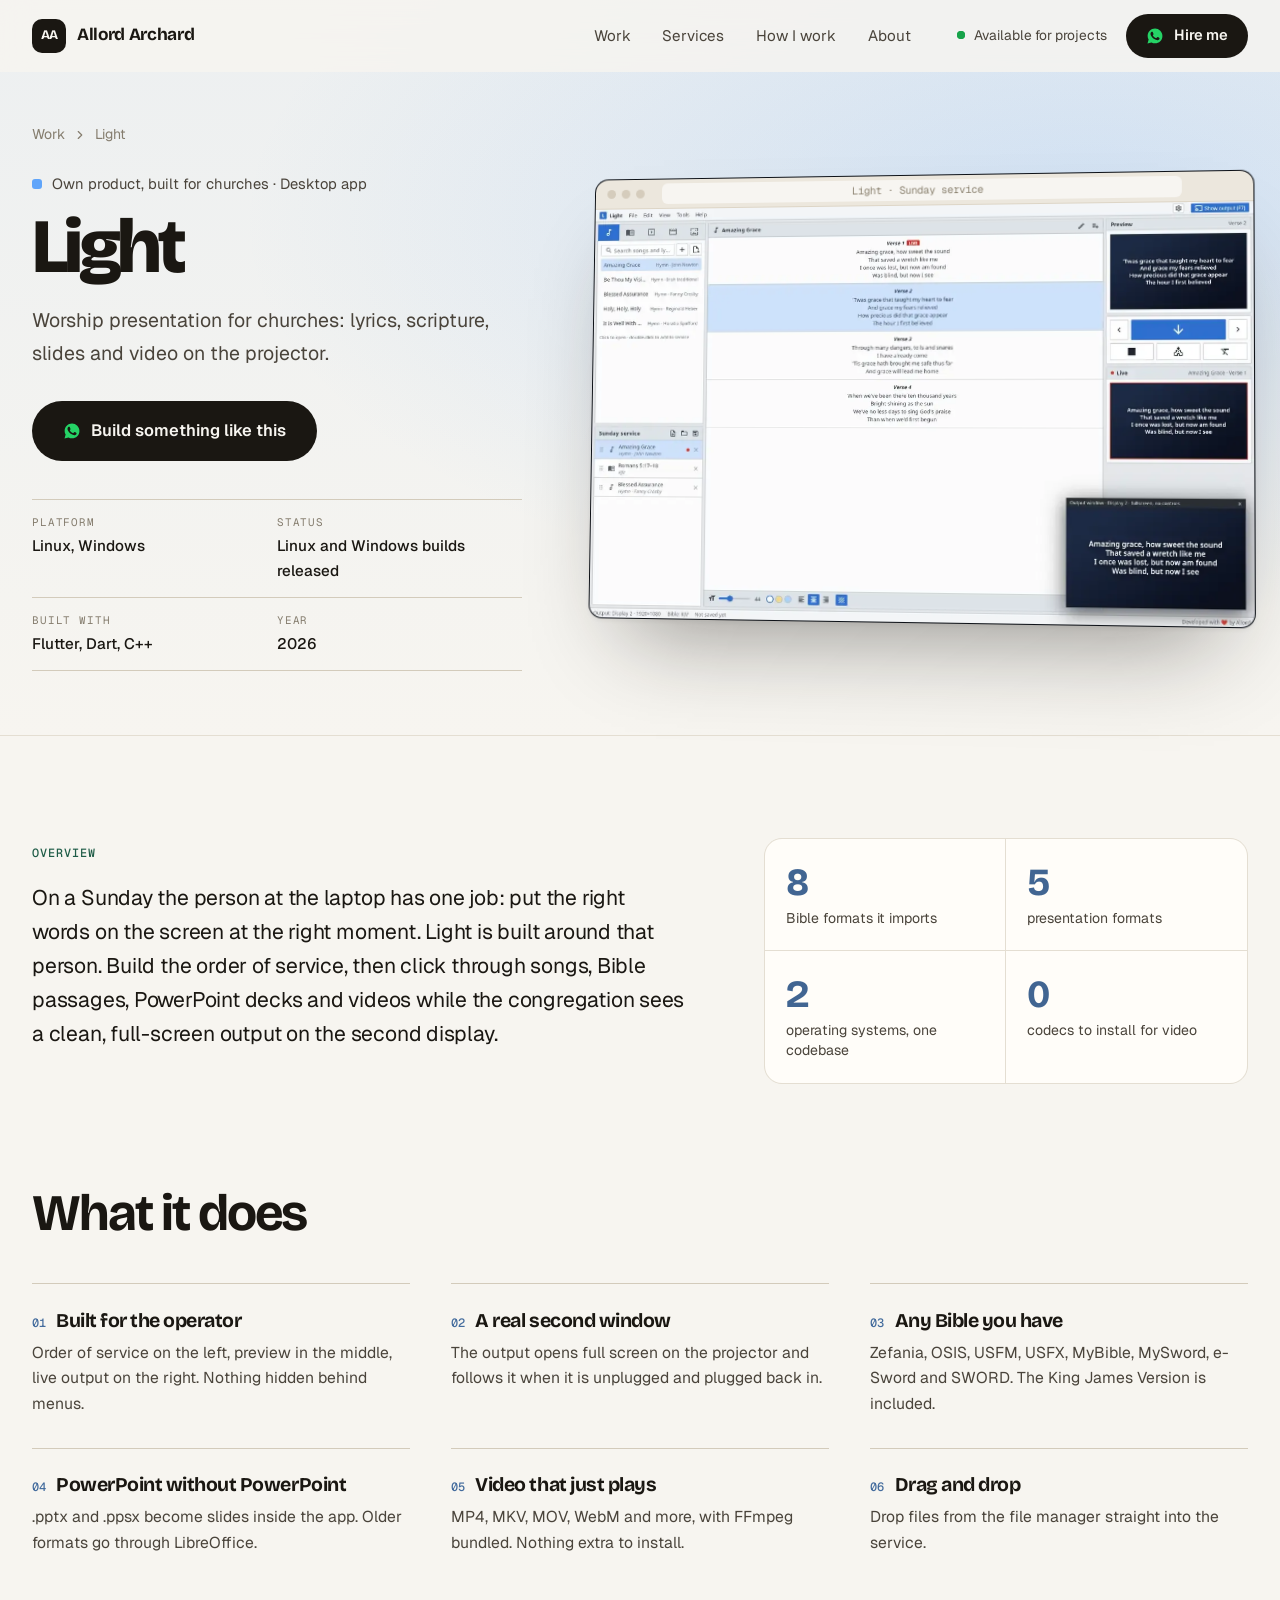
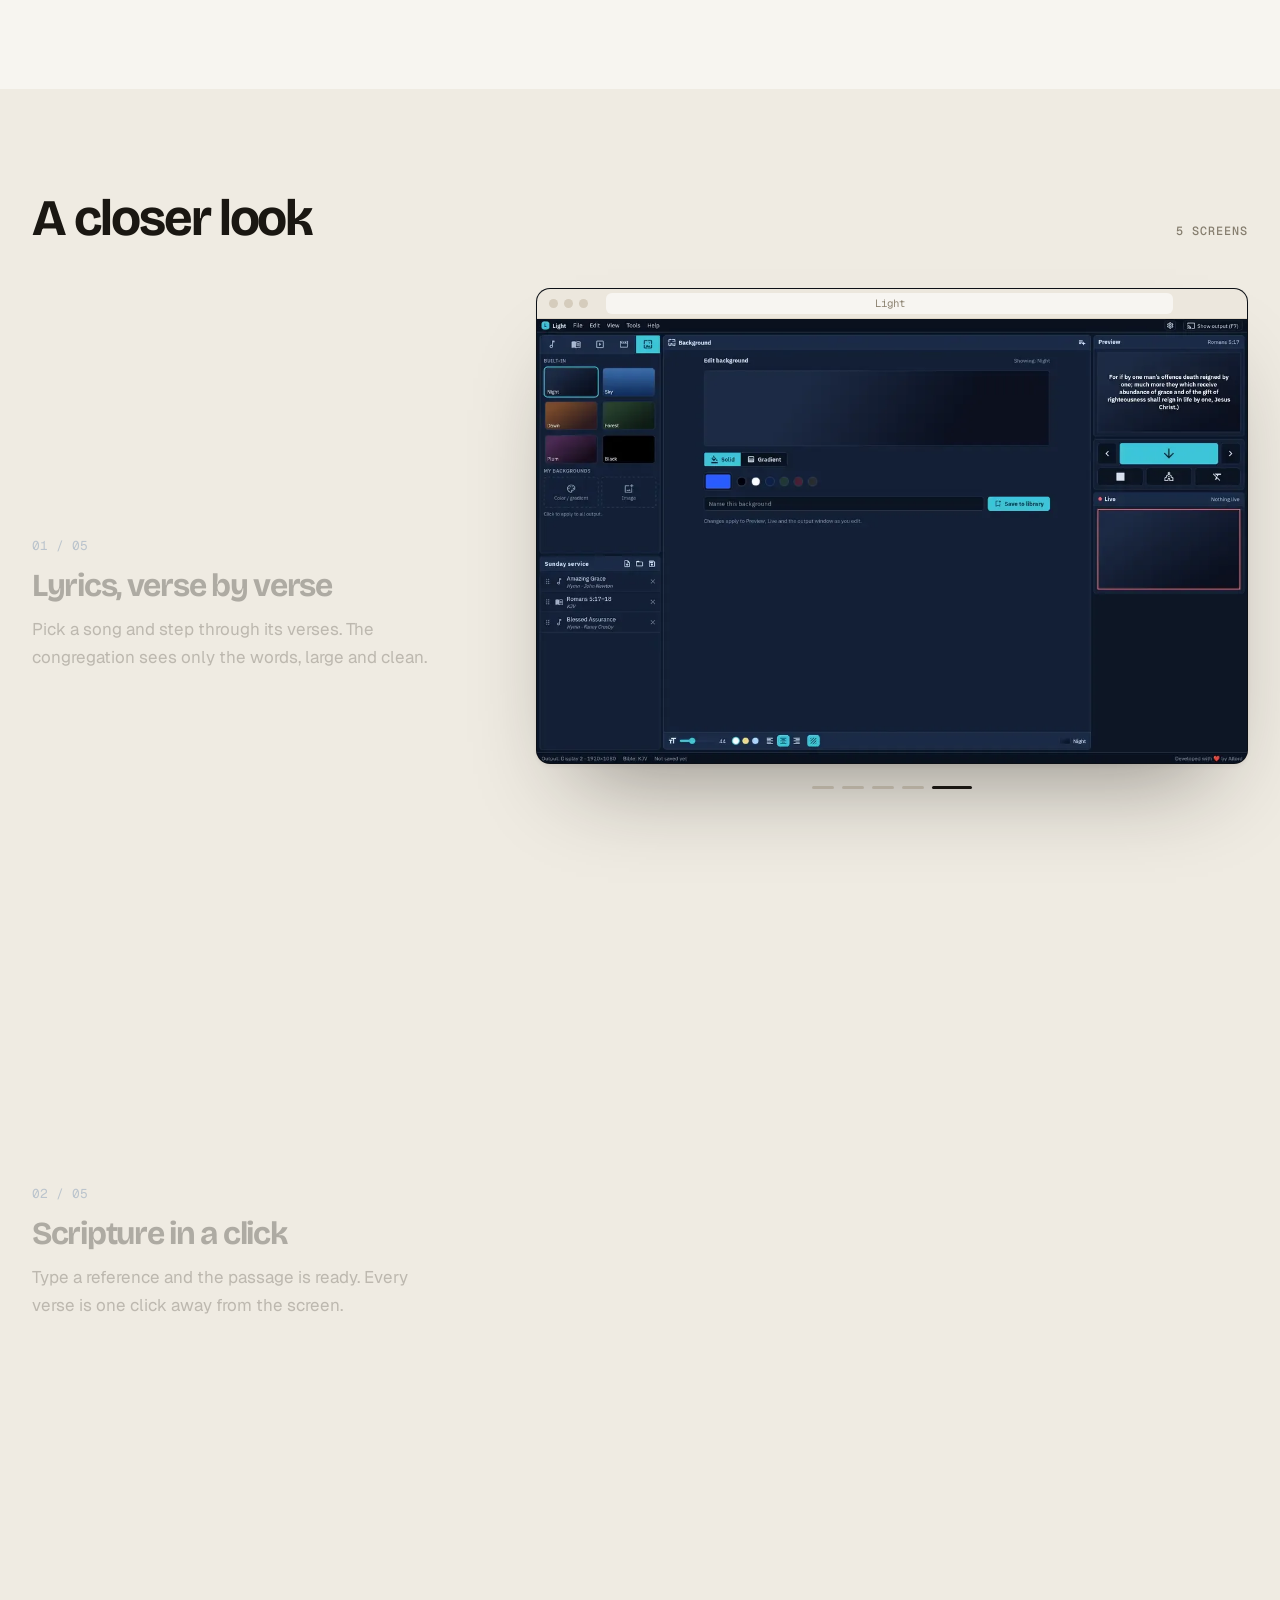
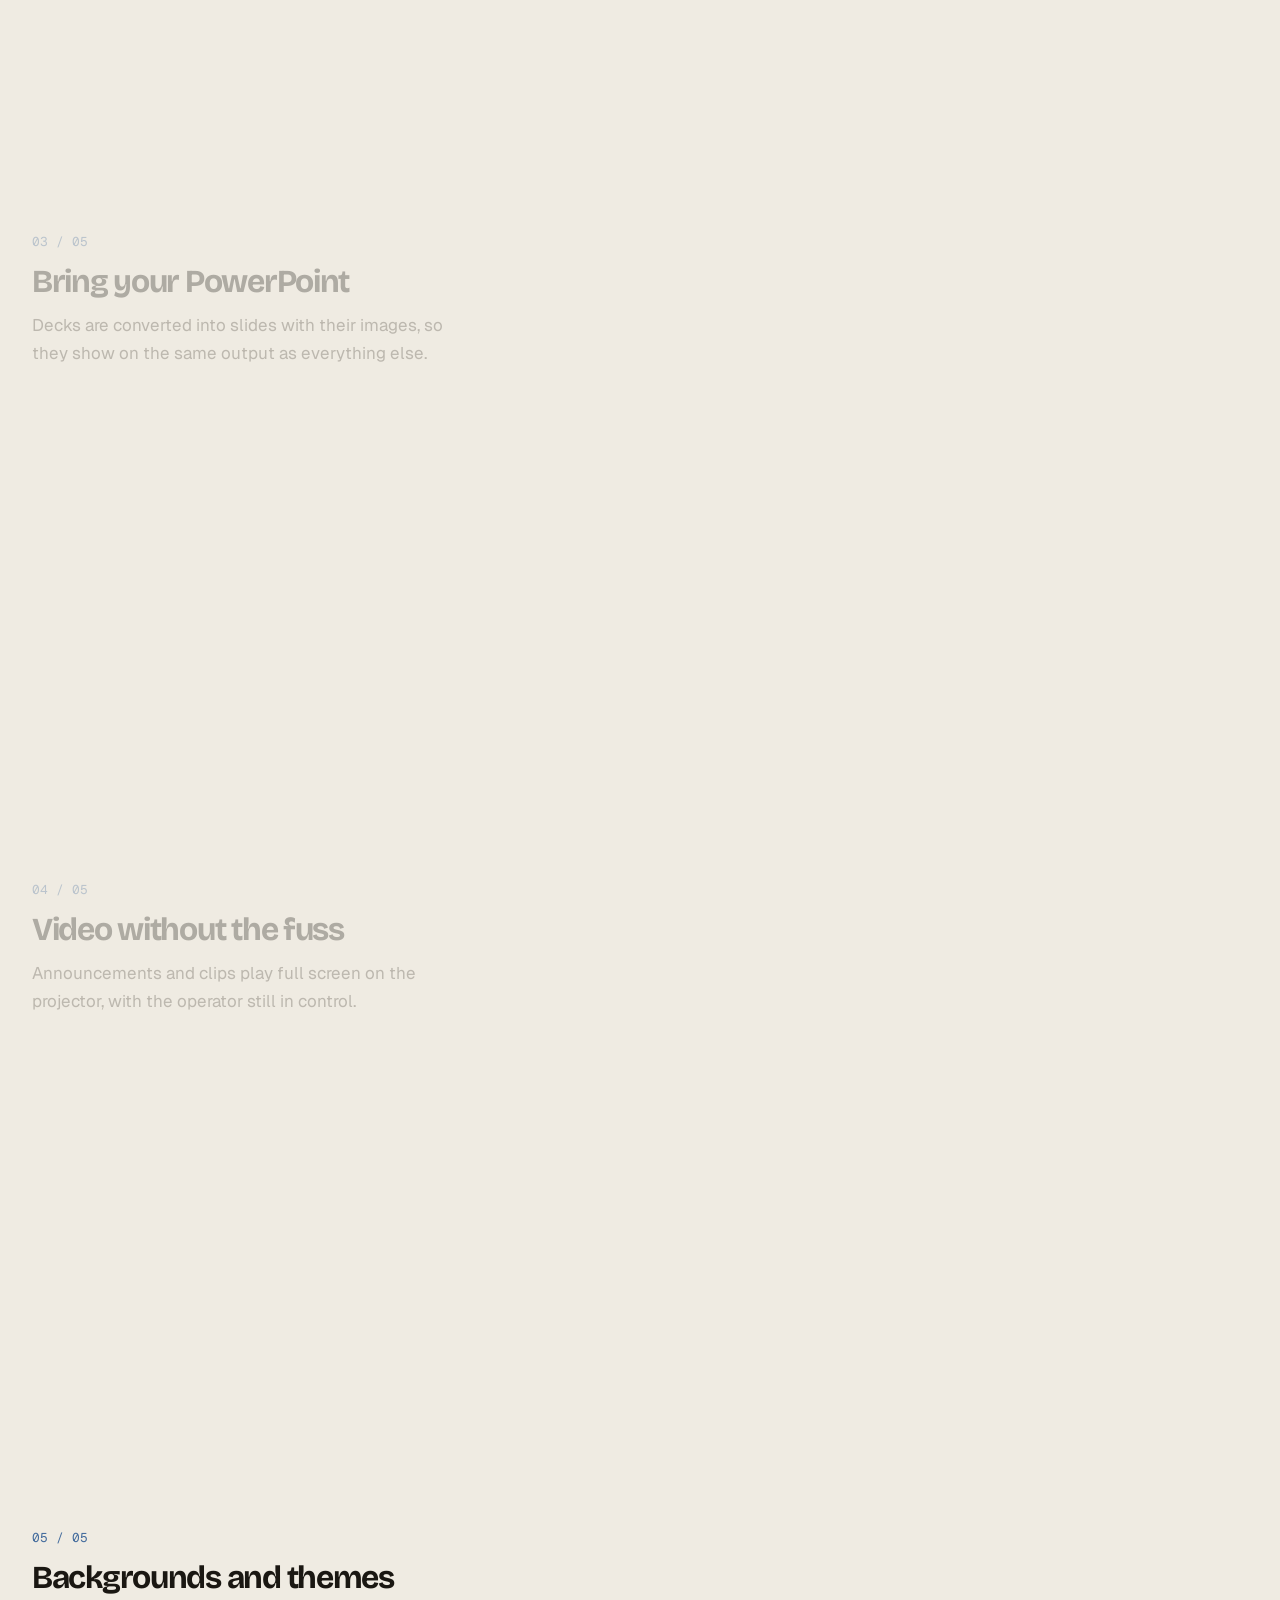
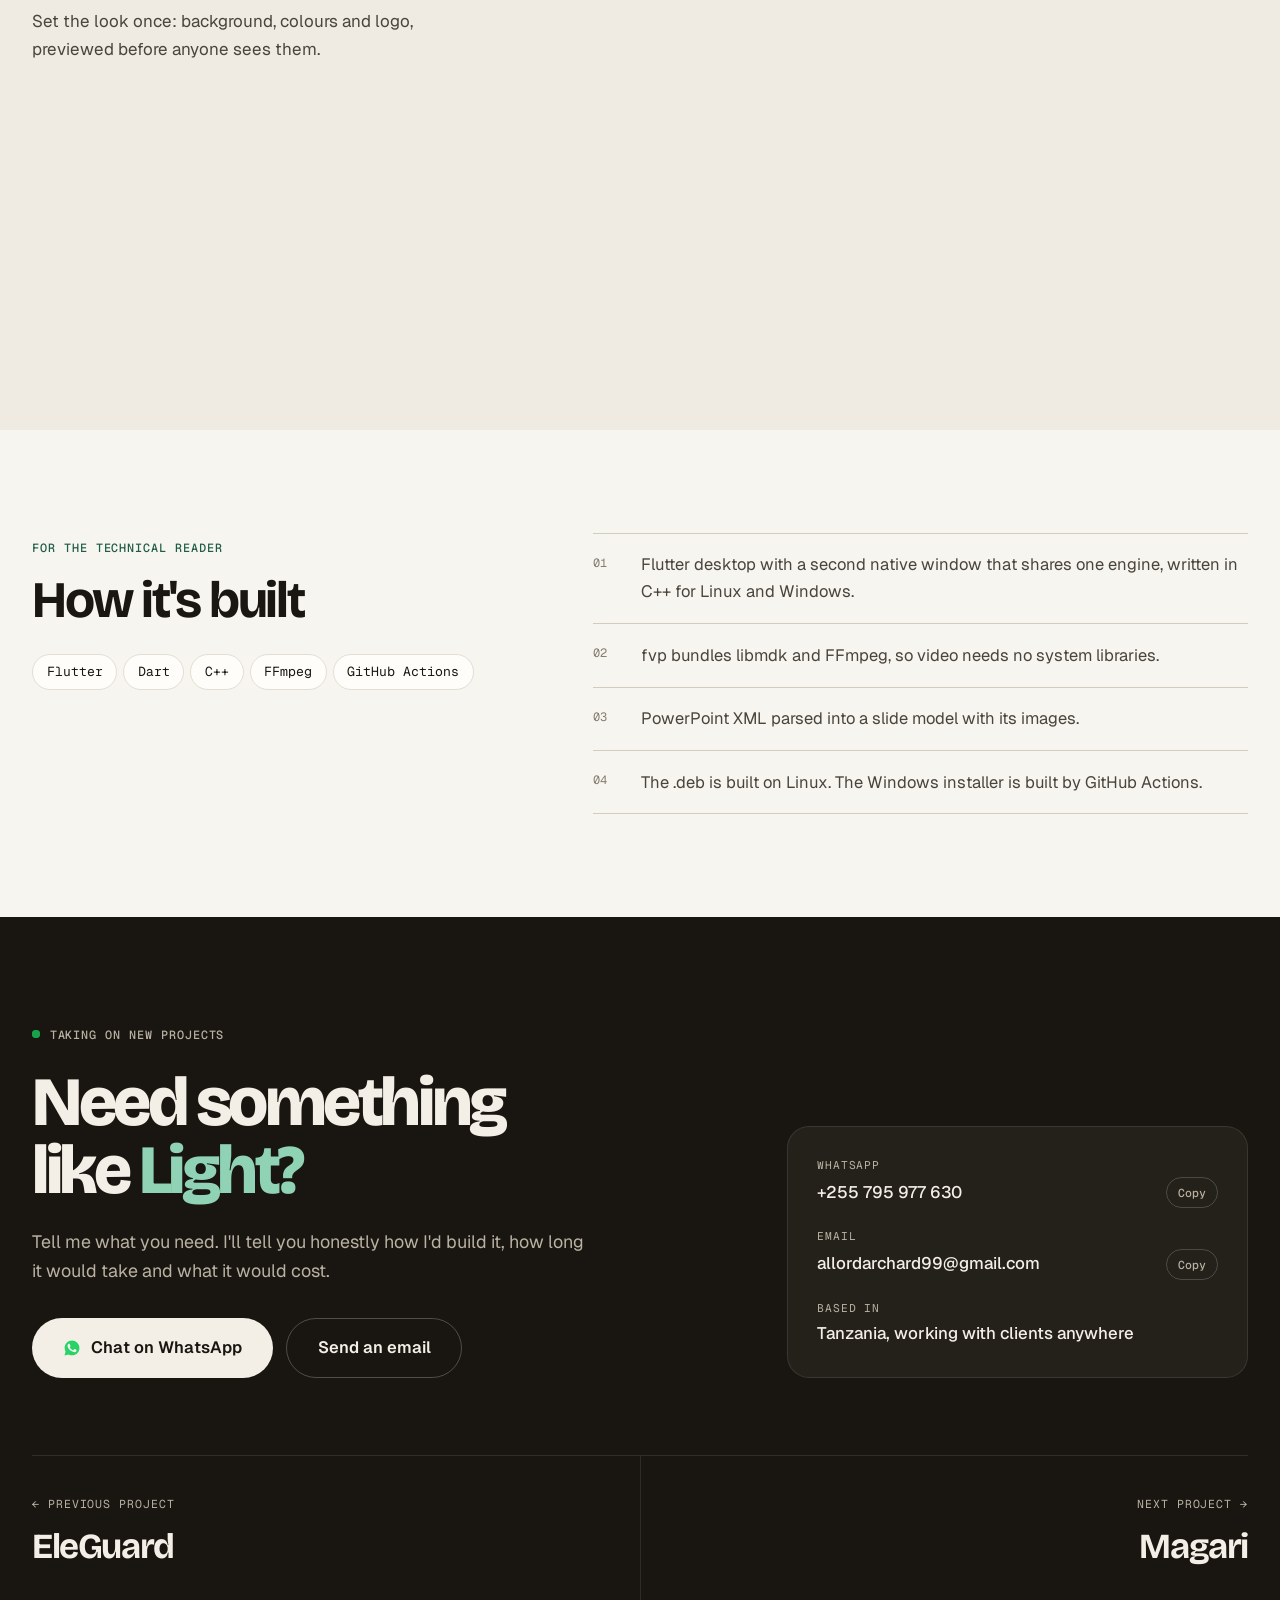
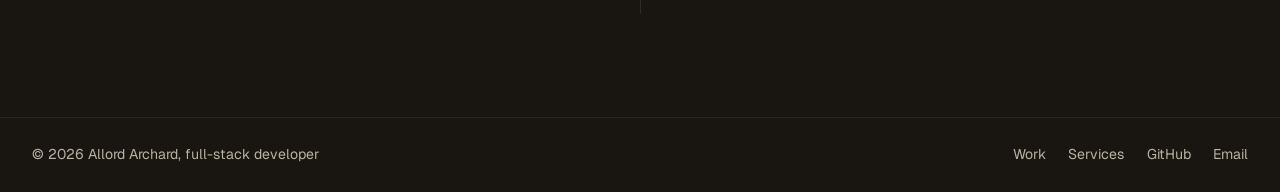
<file: projects/light/index.html>
<!DOCTYPE html>
<html lang="en">
<head>
<meta charset="UTF-8" />
<meta name="viewport" content="width=device-width, initial-scale=1.0, viewport-fit=cover" />
<!-- Generated by tools/build-projects.mjs. Edit tools/projects.mjs or the build script, then rebuild. -->
<title>Light | Built by Allord Archard</title>
<meta name="description" content="Worship presentation for churches: lyrics, scripture, slides and video on the projector." />
<meta name="author" content="Allord Archard" />
<meta name="robots" content="index, follow, max-image-preview:large" />
<meta name="theme-color" content="#f7f5f0" />
<link rel="canonical" href="https://kakaallord.github.io/me-portifolio/projects/light/" />
<meta property="og:type" content="website" />
<meta property="og:site_name" content="Allord Archard" />
<meta property="og:url" content="https://kakaallord.github.io/me-portifolio/projects/light/" />
<meta property="og:title" content="Light | Built by Allord Archard" />
<meta property="og:description" content="Worship presentation for churches: lyrics, scripture, slides and video on the projector." />
<meta property="og:image" content="https://kakaallord.github.io/me-portifolio/assets/img/projects/light/s2.webp" />
<meta name="twitter:card" content="summary_large_image" />
<meta name="twitter:title" content="Light | Built by Allord Archard" />
<meta name="twitter:description" content="Worship presentation for churches: lyrics, scripture, slides and video on the projector." />
<meta name="twitter:image" content="https://kakaallord.github.io/me-portifolio/assets/img/projects/light/s2.webp" />
<link rel="icon" href="../../assets/img/favicon.svg" type="image/svg+xml" />
<link rel="manifest" href="../../site.webmanifest" />
<link rel="preconnect" href="https://fonts.googleapis.com" />
<link rel="preconnect" href="https://fonts.gstatic.com" crossorigin />
<link href="https://fonts.googleapis.com/css2?family=Bricolage+Grotesque:opsz,wght@12..96,600..800&family=Geist:wght@400;500;600&family=Geist+Mono:wght@400;500&display=swap" rel="stylesheet" />
<link rel="stylesheet" href="../../assets/css/site.css" />
<link rel="stylesheet" href="../../assets/css/visuals.css" />
<link rel="stylesheet" href="../../assets/css/mobile.css" media="(max-width: 720px)" />
<script>document.documentElement.classList.add('js')</script>
<script type="application/ld+json">
{
  "@context": "https://schema.org",
  "@type": "CreativeWork",
  "name": "Light",
  "description": "Worship presentation for churches: lyrics, scripture, slides and video on the projector.",
  "url": "https://kakaallord.github.io/me-portifolio/projects/light/",
  "image": "https://kakaallord.github.io/me-portifolio/assets/img/projects/light/s2.webp",
  "dateCreated": "2026",
  "keywords": "Flutter, Dart, C++, FFmpeg, GitHub Actions",
  "creator": {
    "@type": "Person",
    "@id": "https://kakaallord.github.io/me-portifolio/#allord",
    "name": "Allord Archard",
    "url": "https://kakaallord.github.io/me-portifolio/"
  }
}
</script>
</head>
<body style="--p:#60a5fa">
<a href="#main" class="skip-link">Skip to content</a>

<header class="nav" id="nav">
  <div class="wrap nav__inner">
    <a href="../../" class="brand"><span class="brand__mark">AA</span>Allord Archard</a>
    <nav class="nav__links" aria-label="Primary">
      <a href="../../#work">Work</a>
      <a href="../../#services">Services</a>
      <a href="../../#process">How I work</a>
      <a href="../../#about">About</a>
    </nav>
    <div class="nav__cta">
      <span class="nav__status"><span class="dot"></span>Available for projects</span>
      <a class="btn btn--ink btn--wa" data-whatsapp href="https://wa.me/255795977630"><svg class="wa-ic" viewBox="0 0 24 24" fill="currentColor" aria-hidden="true"><path fill-rule="evenodd" d="M12.04 2C6.6 2 2.18 6.42 2.18 11.86c0 1.74.46 3.44 1.32 4.94L2 22l5.34-1.4a9.8 9.8 0 004.7 1.2h.01c5.44 0 9.86-4.42 9.86-9.86 0-2.63-1.03-5.11-2.89-6.97A9.8 9.8 0 0012.04 2zm5.43 12.38c-.3-.15-1.75-.86-2.02-.96-.27-.1-.47-.15-.67.15-.2.3-.77.96-.94 1.16-.17.2-.35.22-.65.07-.3-.15-1.25-.46-2.38-1.47-.88-.78-1.47-1.75-1.64-2.05-.17-.3-.02-.46.13-.61.13-.13.3-.35.45-.52.15-.17.2-.3.3-.5.1-.2.05-.37-.03-.52-.07-.15-.67-1.6-.92-2.2-.24-.58-.49-.5-.67-.51h-.57c-.2 0-.52.07-.79.37-.27.3-1.04 1.01-1.04 2.47s1.06 2.86 1.21 3.06c.15.2 2.1 3.2 5.08 4.49.71.3 1.26.49 1.69.63.71.22 1.36.19 1.87.12.57-.09 1.75-.72 2-1.41.25-.69.25-1.28.17-1.41-.07-.13-.27-.2-.57-.35z"/></svg>Hire me</a>
    </div>
  </div>
</header>

<main id="main">

<section class="ph">
  <div class="wrap ph__grid">
    <div>
      <nav class="crumbs rise" aria-label="Breadcrumb"><a href="../../#work">Work</a><svg viewBox="0 0 24 24" fill="none" stroke="currentColor" stroke-width="2" stroke-linecap="round" stroke-linejoin="round" aria-hidden="true"><path d="M9 6l6 6-6 6"/></svg><span>Light</span></nav>
      <p class="ph__client rise"><i></i>Own product, built for churches · Desktop app</p>
      <h1 class="rise" style="--d:80ms">Light</h1>
      <p class="ph__tag rise" style="--d:140ms">Worship presentation for churches: lyrics, scripture, slides and video on the projector.</p>
      <div class="ph__actions rise" style="--d:200ms">
        
        <a class="btn btn--ink btn--lg btn--wa" data-whatsapp data-wa-text="Hi Allord! I saw Light on your portfolio and I&#39;d like something similar built. Are you available?" href="https://wa.me/255795977630"><svg class="wa-ic" viewBox="0 0 24 24" fill="currentColor" aria-hidden="true"><path fill-rule="evenodd" d="M12.04 2C6.6 2 2.18 6.42 2.18 11.86c0 1.74.46 3.44 1.32 4.94L2 22l5.34-1.4a9.8 9.8 0 004.7 1.2h.01c5.44 0 9.86-4.42 9.86-9.86 0-2.63-1.03-5.11-2.89-6.97A9.8 9.8 0 0012.04 2zm5.43 12.38c-.3-.15-1.75-.86-2.02-.96-.27-.1-.47-.15-.67.15-.2.3-.77.96-.94 1.16-.17.2-.35.22-.65.07-.3-.15-1.25-.46-2.38-1.47-.88-.78-1.47-1.75-1.64-2.05-.17-.3-.02-.46.13-.61.13-.13.3-.35.45-.52.15-.17.2-.3.3-.5.1-.2.05-.37-.03-.52-.07-.15-.67-1.6-.92-2.2-.24-.58-.49-.5-.67-.51h-.57c-.2 0-.52.07-.79.37-.27.3-1.04 1.01-1.04 2.47s1.06 2.86 1.21 3.06c.15.2 2.1 3.2 5.08 4.49.71.3 1.26.49 1.69.63.71.22 1.36.19 1.87.12.57-.09 1.75-.72 2-1.41.25-.69.25-1.28.17-1.41-.07-.13-.27-.2-.57-.35z"/></svg>Build something like this</a>
      </div>
      <dl class="ph__meta rise" style="--d:260ms">
        <div><dt>Platform</dt><dd>Linux, Windows</dd></div>
        <div><dt>Status</dt><dd>Linux and Windows builds released</dd></div>
        <div><dt>Built with</dt><dd>Flutter, Dart, C++</dd></div>
        <div><dt>Year</dt><dd>2026</dd></div>
      </dl>
    </div>
    <div class="ph__visual rise" style="--d:180ms"><figure class="frame frame--window"><div class="frame__bar"><i></i><i></i><i></i><span>Light · Sunday service</span></div><img src="../../assets/img/projects/light/s2.webp" alt="Light: Worship presentation for churches: lyrics, scripture, slides and video on the projector." fetchpriority="high" decoding="async" /></figure></div>
  </div>
</section>

<section class="section" aria-labelledby="ov-h">
  <div class="wrap overview">
    <div data-reveal>
      <span class="label label--accent" id="ov-h">Overview</span>
      <p class="big" style="margin-top:1rem">On a Sunday the person at the laptop has one job: put the right words on the screen at the right moment. Light is built around that person. Build the order of service, then click through songs, Bible passages, PowerPoint decks and videos while the congregation sees a clean, full-screen output on the second display.</p>
    </div>
    <ul class="stats" data-reveal="100">
      <li><b data-count="8">8</b><span>Bible formats it imports</span></li>
      <li><b data-count="5">5</b><span>presentation formats</span></li>
      <li><b data-count="2">2</b><span>operating systems, one codebase</span></li>
      <li><b data-count="0">0</b><span>codecs to install for video</span></li>
    </ul>
  </div>
</section>

<section class="section" style="padding-top:0" aria-labelledby="feat-h">
  <div class="wrap">
    <div class="sec-head" data-reveal><h2 class="h2" id="feat-h">What it does</h2></div>
    <div class="features">
      <div class="feature" data-reveal="0"><h3><i>01</i>Built for the operator</h3><p>Order of service on the left, preview in the middle, live output on the right. Nothing hidden behind menus.</p></div>
      <div class="feature" data-reveal="70"><h3><i>02</i>A real second window</h3><p>The output opens full screen on the projector and follows it when it is unplugged and plugged back in.</p></div>
      <div class="feature" data-reveal="140"><h3><i>03</i>Any Bible you have</h3><p>Zefania, OSIS, USFM, USFX, MyBible, MySword, e-Sword and SWORD. The King James Version is included.</p></div>
      <div class="feature" data-reveal="0"><h3><i>04</i>PowerPoint without PowerPoint</h3><p>.pptx and .ppsx become slides inside the app. Older formats go through LibreOffice.</p></div>
      <div class="feature" data-reveal="70"><h3><i>05</i>Video that just plays</h3><p>MP4, MKV, MOV, WebM and more, with FFmpeg bundled. Nothing extra to install.</p></div>
      <div class="feature" data-reveal="140"><h3><i>06</i>Drag and drop</h3><p>Drop files from the file manager straight into the service.</p></div>
    </div>
  </div>
</section>

<section class="section story-sec" aria-labelledby="story-h">
  <div class="wrap">
    <div class="sec-head" data-reveal><h2 class="h2" id="story-h">A closer look</h2><span class="label">5 screens</span></div>
    <div class="story" data-story>
      <div class="story__steps">
        <article class="story__step" data-step="0">
          <span class="story__n">01 / 05</span>
          <h3>Lyrics, verse by verse</h3>
          <p>Pick a song and step through its verses. The congregation sees only the words, large and clean.</p>
          <div class="story__inline"><figure class="frame frame--window"><div class="frame__bar"><i></i><i></i><i></i><span>Light</span></div><img src="../../assets/img/projects/light/o_song.webp" alt="Lyrics, verse by verse" loading="lazy" decoding="async" /></figure></div>
        </article>
        <article class="story__step" data-step="1">
          <span class="story__n">02 / 05</span>
          <h3>Scripture in a click</h3>
          <p>Type a reference and the passage is ready. Every verse is one click away from the screen.</p>
          <div class="story__inline"><figure class="frame frame--window"><div class="frame__bar"><i></i><i></i><i></i><span>Light</span></div><img src="../../assets/img/projects/light/p_bible_type.webp" alt="Scripture in a click" loading="lazy" decoding="async" /></figure></div>
        </article>
        <article class="story__step" data-step="2">
          <span class="story__n">03 / 05</span>
          <h3>Bring your PowerPoint</h3>
          <p>Decks are converted into slides with their images, so they show on the same output as everything else.</p>
          <div class="story__inline"><figure class="frame frame--window"><div class="frame__bar"><i></i><i></i><i></i><span>Light</span></div><img src="../../assets/img/projects/light/o_ppt.webp" alt="Bring your PowerPoint" loading="lazy" decoding="async" /></figure></div>
        </article>
        <article class="story__step" data-step="3">
          <span class="story__n">04 / 05</span>
          <h3>Video without the fuss</h3>
          <p>Announcements and clips play full screen on the projector, with the operator still in control.</p>
          <div class="story__inline"><figure class="frame frame--window"><div class="frame__bar"><i></i><i></i><i></i><span>Light</span></div><img src="../../assets/img/projects/light/o_video.webp" alt="Video without the fuss" loading="lazy" decoding="async" /></figure></div>
        </article>
        <article class="story__step" data-step="4">
          <span class="story__n">05 / 05</span>
          <h3>Backgrounds and themes</h3>
          <p>Set the look once: background, colours and logo, previewed before anyone sees them.</p>
          <div class="story__inline"><figure class="frame frame--window"><div class="frame__bar"><i></i><i></i><i></i><span>Light</span></div><img src="../../assets/img/projects/light/s8.webp" alt="Backgrounds and themes" loading="lazy" decoding="async" /></figure></div>
        </article>
      </div>
      <div class="story__stage" aria-hidden="true">
        <div class="story__sticky">
          <figure class="frame frame--window story__frame"><div class="frame__bar"><i></i><i></i><i></i><span>Light</span></div><div class="story__imgs"><img class="story__img on" src="../../assets/img/projects/light/o_song.webp" alt="" loading="lazy" decoding="async" /><img class="story__img" src="../../assets/img/projects/light/p_bible_type.webp" alt="" loading="lazy" decoding="async" /><img class="story__img" src="../../assets/img/projects/light/o_ppt.webp" alt="" loading="lazy" decoding="async" /><img class="story__img" src="../../assets/img/projects/light/o_video.webp" alt="" loading="lazy" decoding="async" /><img class="story__img" src="../../assets/img/projects/light/s8.webp" alt="" loading="lazy" decoding="async" /></div></figure>
          <div class="story__dots"><span class="on"></span><span class=""></span><span class=""></span><span class=""></span><span class=""></span></div>
        </div>
      </div>
    </div>
  </div>
</section>
<section class="section" aria-labelledby="tech-h">
  <div class="wrap tech">
    <div data-reveal>
      <span class="label label--accent">For the technical reader</span>
      <h2 class="h2" id="tech-h" style="margin:0.8rem 0 1.6rem">How it's built</h2>
      <ul class="tags"><li>Flutter</li><li>Dart</li><li>C++</li><li>FFmpeg</li><li>GitHub Actions</li></ul>
    </div>
    <ol class="hood" data-reveal="100">
      <li>Flutter desktop with a second native window that shares one engine, written in C++ for Linux and Windows.</li>
      <li>fvp bundles libmdk and FFmpeg, so video needs no system libraries.</li>
      <li>PowerPoint XML parsed into a slide model with its images.</li>
      <li>The .deb is built on Linux. The Windows installer is built by GitHub Actions.</li>
    </ol>
  </div>
</section>

<section class="section contact" id="contact">
  <div class="wrap">
    <div class="contact__grid">
      <div data-reveal>
        <span class="label" style="color:var(--on-dark-2)"><span class="dot"></span>Taking on new projects</span>
        <h2 style="margin-top:1.4rem">Need something like <em>Light?</em></h2>
        <p>Tell me what you need. I&#39;ll tell you honestly how I&#39;d build it, how long it would take and what it would cost.</p>
        <div class="contact__actions">
          <a class="btn btn--light btn--lg btn--wa" data-whatsapp data-wa-text="Hi Allord! I saw Light on your portfolio and I&#39;d like something similar built. Are you available?" href="https://wa.me/255795977630"><svg class="wa-ic" viewBox="0 0 24 24" fill="currentColor" aria-hidden="true"><path fill-rule="evenodd" d="M12.04 2C6.6 2 2.18 6.42 2.18 11.86c0 1.74.46 3.44 1.32 4.94L2 22l5.34-1.4a9.8 9.8 0 004.7 1.2h.01c5.44 0 9.86-4.42 9.86-9.86 0-2.63-1.03-5.11-2.89-6.97A9.8 9.8 0 0012.04 2zm5.43 12.38c-.3-.15-1.75-.86-2.02-.96-.27-.1-.47-.15-.67.15-.2.3-.77.96-.94 1.16-.17.2-.35.22-.65.07-.3-.15-1.25-.46-2.38-1.47-.88-.78-1.47-1.75-1.64-2.05-.17-.3-.02-.46.13-.61.13-.13.3-.35.45-.52.15-.17.2-.3.3-.5.1-.2.05-.37-.03-.52-.07-.15-.67-1.6-.92-2.2-.24-.58-.49-.5-.67-.51h-.57c-.2 0-.52.07-.79.37-.27.3-1.04 1.01-1.04 2.47s1.06 2.86 1.21 3.06c.15.2 2.1 3.2 5.08 4.49.71.3 1.26.49 1.69.63.71.22 1.36.19 1.87.12.57-.09 1.75-.72 2-1.41.25-.69.25-1.28.17-1.41-.07-.13-.27-.2-.57-.35z"/></svg>Chat on WhatsApp</a>
          <a class="btn btn--ghost-dark btn--lg" data-email href="mailto:allordarchard99@gmail.com">Send an email</a>
        </div>
      </div>
      <div class="contact__card" data-reveal="120">
        <div class="contact__row"><span class="k">WhatsApp</span><span class="val">+255 795 977 630 <button class="copy" data-copy="+255795977630">Copy</button></span></div>
        <div class="contact__row"><span class="k">Email</span><span class="val">allordarchard99@gmail.com <button class="copy" data-copy="email">Copy</button></span></div>
        <div class="contact__row"><span class="k">Based in</span><span class="val">Tanzania, working with clients anywhere</span></div>
      </div>
    </div>
    <nav class="pager" aria-label="More projects" style="margin-top:clamp(3.5rem,6vw,5rem)">
      <a href="../../projects/eleguard/"><span class="k">← Previous project</span><b>EleGuard</b></a>
      <a href="../../projects/magari/"><span class="k">Next project →</span><b>Magari</b></a>
    </nav>
  </div>
</section>

</main>

<footer class="footer">
  <div class="wrap footer__inner">
    <span>© <span data-year>2026</span> Allord Archard, full-stack developer</span>
    <nav aria-label="Footer">
      <a href="../../#work">Work</a>
      <a href="../../#services">Services</a>
      <a data-github href="https://github.com/kakaAllord" target="_blank" rel="noopener">GitHub</a>
      <a data-email href="mailto:allordarchard99@gmail.com">Email</a>
    </nav>
  </div>
</footer>

<nav class="dock" aria-label="Quick links">
  <a href="../../#work"><svg viewBox="0 0 24 24" fill="none" stroke="currentColor" stroke-width="1.8" stroke-linecap="round" stroke-linejoin="round" aria-hidden="true"><rect x="4" y="4" width="7" height="7" rx="2"/><rect x="13" y="4" width="7" height="7" rx="2"/><rect x="4" y="13" width="7" height="7" rx="2"/><rect x="13" y="13" width="7" height="7" rx="2"/></svg>All work</a>
  <a class="dock__cta" data-whatsapp data-wa-text="Hi Allord! I saw Light on your portfolio and I&#39;d like something similar built. Are you available?" href="https://wa.me/255795977630"><svg class="wa-ic" viewBox="0 0 24 24" fill="currentColor" aria-hidden="true"><path fill-rule="evenodd" d="M12.04 2C6.6 2 2.18 6.42 2.18 11.86c0 1.74.46 3.44 1.32 4.94L2 22l5.34-1.4a9.8 9.8 0 004.7 1.2h.01c5.44 0 9.86-4.42 9.86-9.86 0-2.63-1.03-5.11-2.89-6.97A9.8 9.8 0 0012.04 2zm5.43 12.38c-.3-.15-1.75-.86-2.02-.96-.27-.1-.47-.15-.67.15-.2.3-.77.96-.94 1.16-.17.2-.35.22-.65.07-.3-.15-1.25-.46-2.38-1.47-.88-.78-1.47-1.75-1.64-2.05-.17-.3-.02-.46.13-.61.13-.13.3-.35.45-.52.15-.17.2-.3.3-.5.1-.2.05-.37-.03-.52-.07-.15-.67-1.6-.92-2.2-.24-.58-.49-.5-.67-.51h-.57c-.2 0-.52.07-.79.37-.27.3-1.04 1.01-1.04 2.47s1.06 2.86 1.21 3.06c.15.2 2.1 3.2 5.08 4.49.71.3 1.26.49 1.69.63.71.22 1.36.19 1.87.12.57-.09 1.75-.72 2-1.41.25-.69.25-1.28.17-1.41-.07-.13-.27-.2-.57-.35z"/></svg>Build like this</a>
</nav>

<script src="../../assets/js/config.js"></script>
<script src="../../assets/js/visuals.js"></script>
<script src="../../assets/js/site.js"></script>
</body>
</html>
</file>
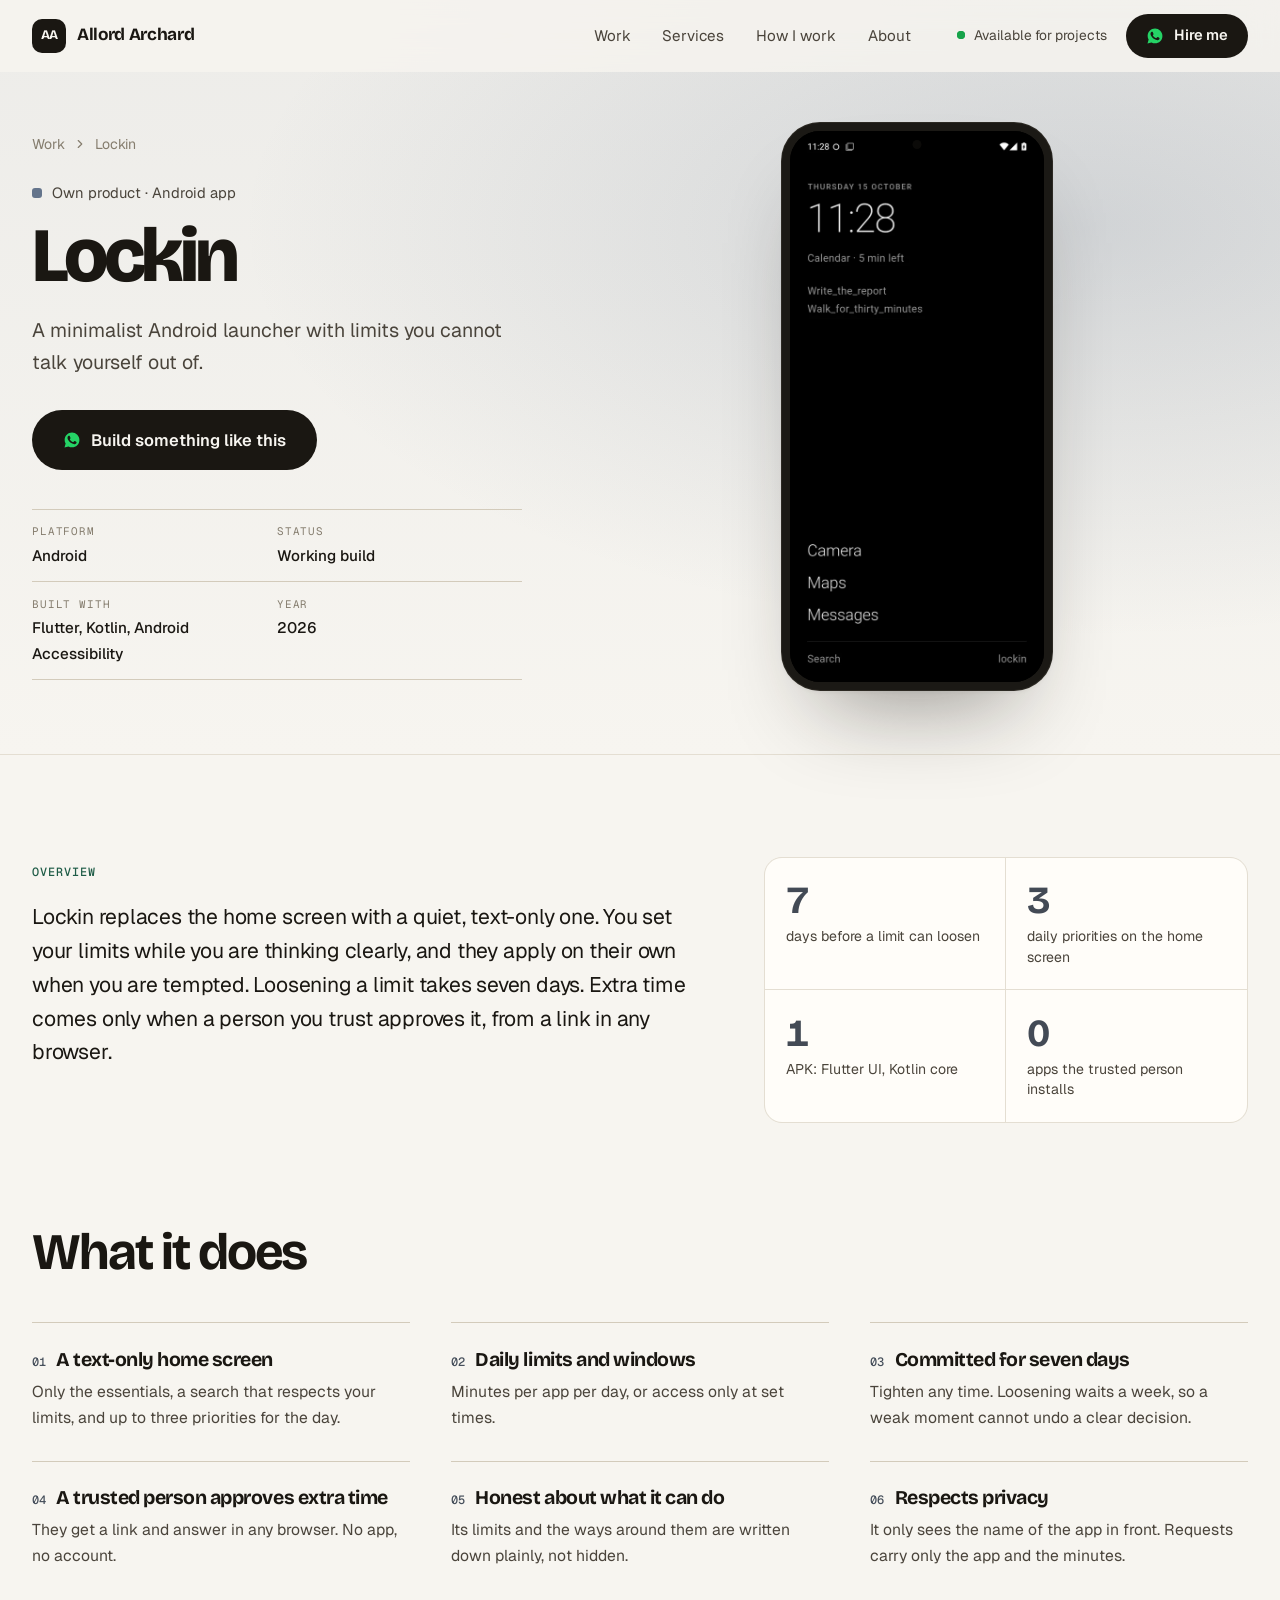
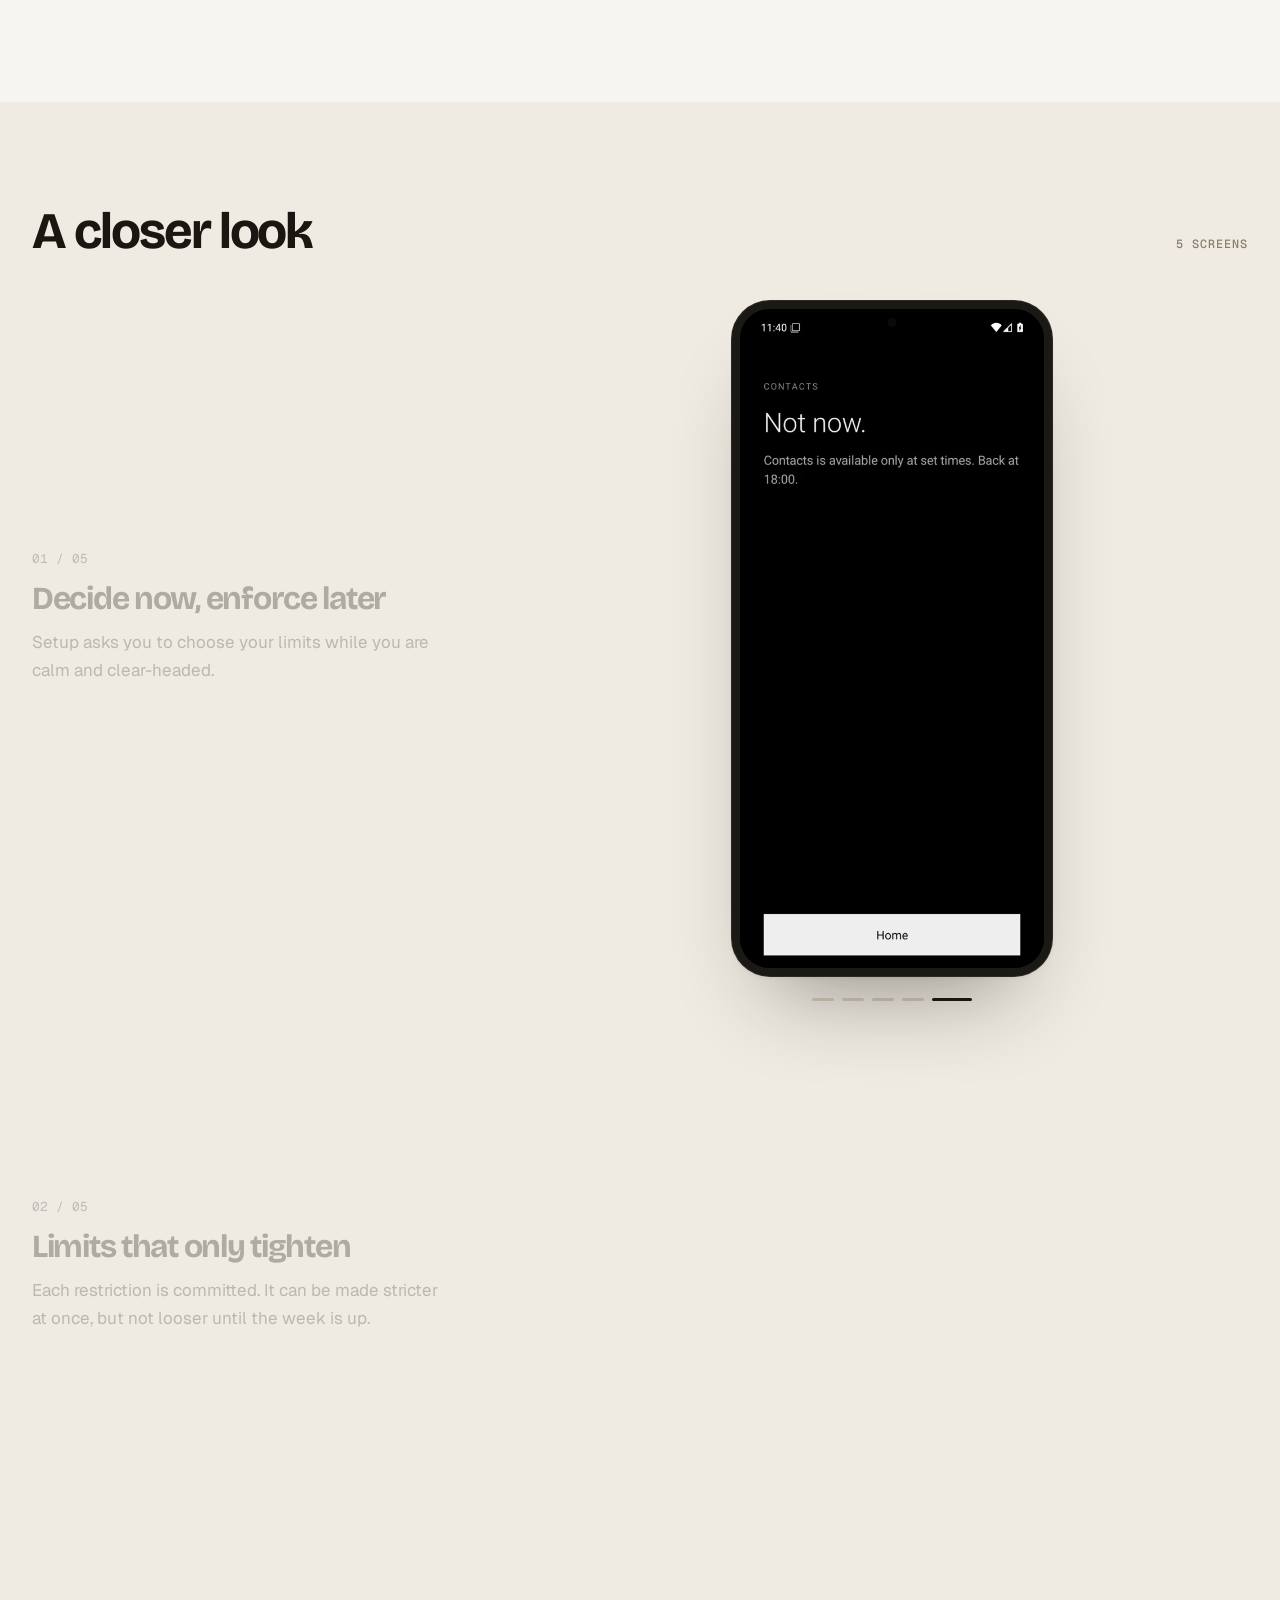
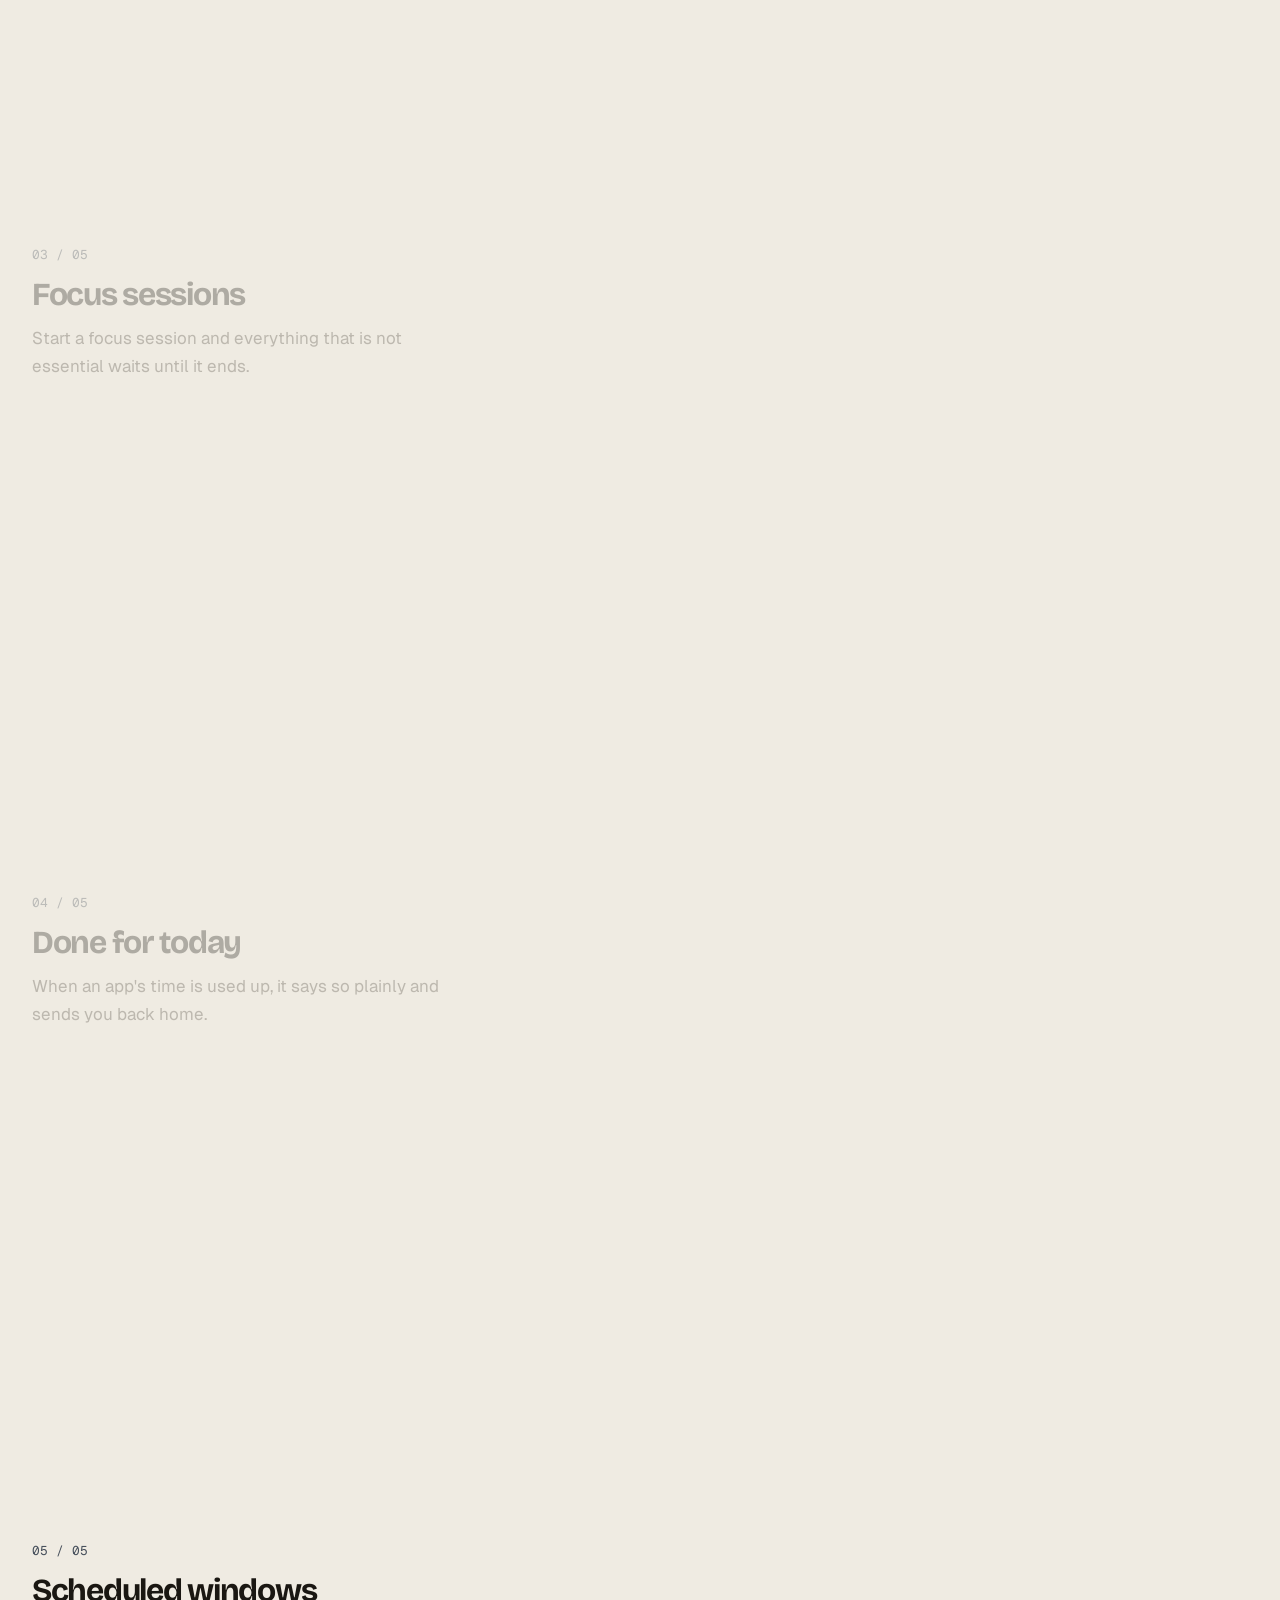
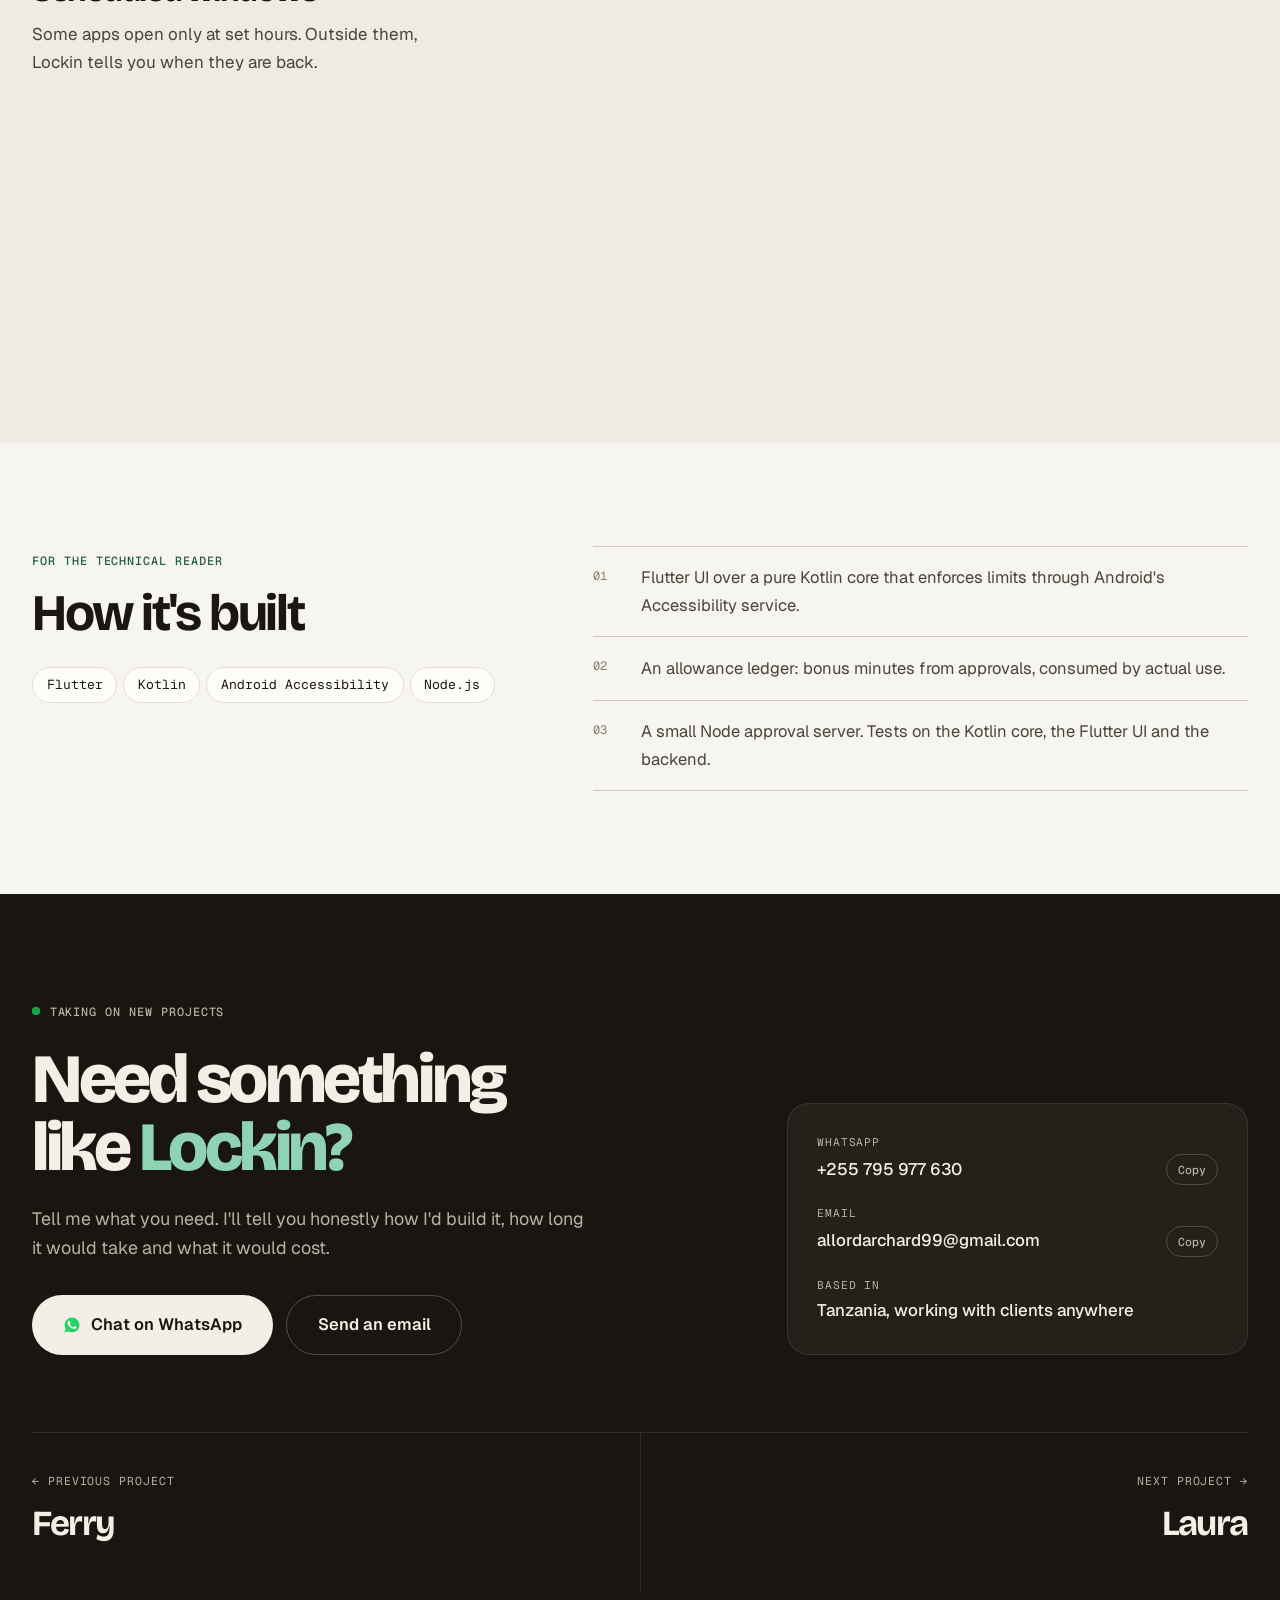
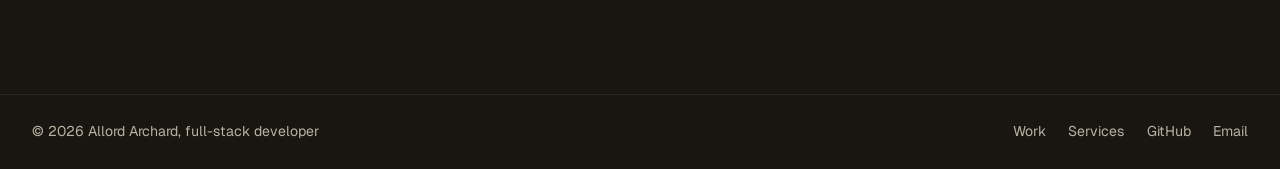
<file: projects/lockin/index.html>
<!DOCTYPE html>
<html lang="en">
<head>
<meta charset="UTF-8" />
<meta name="viewport" content="width=device-width, initial-scale=1.0, viewport-fit=cover" />
<!-- Generated by tools/build-projects.mjs. Edit tools/projects.mjs or the build script, then rebuild. -->
<title>Lockin | Built by Allord Archard</title>
<meta name="description" content="A minimalist Android launcher with limits you cannot talk yourself out of." />
<meta name="author" content="Allord Archard" />
<meta name="robots" content="index, follow, max-image-preview:large" />
<meta name="theme-color" content="#f7f5f0" />
<link rel="canonical" href="https://kakaallord.github.io/me-portifolio/projects/lockin/" />
<meta property="og:type" content="website" />
<meta property="og:site_name" content="Allord Archard" />
<meta property="og:url" content="https://kakaallord.github.io/me-portifolio/projects/lockin/" />
<meta property="og:title" content="Lockin | Built by Allord Archard" />
<meta property="og:description" content="A minimalist Android launcher with limits you cannot talk yourself out of." />
<meta property="og:image" content="https://kakaallord.github.io/me-portifolio/assets/img/og.jpg" />
<meta name="twitter:card" content="summary_large_image" />
<meta name="twitter:title" content="Lockin | Built by Allord Archard" />
<meta name="twitter:description" content="A minimalist Android launcher with limits you cannot talk yourself out of." />
<meta name="twitter:image" content="https://kakaallord.github.io/me-portifolio/assets/img/og.jpg" />
<link rel="icon" href="../../assets/img/favicon.svg" type="image/svg+xml" />
<link rel="manifest" href="../../site.webmanifest" />
<link rel="preconnect" href="https://fonts.googleapis.com" />
<link rel="preconnect" href="https://fonts.gstatic.com" crossorigin />
<link href="https://fonts.googleapis.com/css2?family=Bricolage+Grotesque:opsz,wght@12..96,600..800&family=Geist:wght@400;500;600&family=Geist+Mono:wght@400;500&display=swap" rel="stylesheet" />
<link rel="stylesheet" href="../../assets/css/site.css" />
<link rel="stylesheet" href="../../assets/css/visuals.css" />
<link rel="stylesheet" href="../../assets/css/mobile.css" media="(max-width: 720px)" />
<script>document.documentElement.classList.add('js')</script>
<script type="application/ld+json">
{
  "@context": "https://schema.org",
  "@type": "CreativeWork",
  "name": "Lockin",
  "description": "A minimalist Android launcher with limits you cannot talk yourself out of.",
  "url": "https://kakaallord.github.io/me-portifolio/projects/lockin/",
  "image": "https://kakaallord.github.io/me-portifolio/assets/img/og.jpg",
  "dateCreated": "2026",
  "keywords": "Flutter, Kotlin, Android Accessibility, Node.js",
  "creator": {
    "@type": "Person",
    "@id": "https://kakaallord.github.io/me-portifolio/#allord",
    "name": "Allord Archard",
    "url": "https://kakaallord.github.io/me-portifolio/"
  }
}
</script>
</head>
<body style="--p:#64748b">
<a href="#main" class="skip-link">Skip to content</a>

<header class="nav" id="nav">
  <div class="wrap nav__inner">
    <a href="../../" class="brand"><span class="brand__mark">AA</span>Allord Archard</a>
    <nav class="nav__links" aria-label="Primary">
      <a href="../../#work">Work</a>
      <a href="../../#services">Services</a>
      <a href="../../#process">How I work</a>
      <a href="../../#about">About</a>
    </nav>
    <div class="nav__cta">
      <span class="nav__status"><span class="dot"></span>Available for projects</span>
      <a class="btn btn--ink btn--wa" data-whatsapp href="https://wa.me/255795977630"><svg class="wa-ic" viewBox="0 0 24 24" fill="currentColor" aria-hidden="true"><path fill-rule="evenodd" d="M12.04 2C6.6 2 2.18 6.42 2.18 11.86c0 1.74.46 3.44 1.32 4.94L2 22l5.34-1.4a9.8 9.8 0 004.7 1.2h.01c5.44 0 9.86-4.42 9.86-9.86 0-2.63-1.03-5.11-2.89-6.97A9.8 9.8 0 0012.04 2zm5.43 12.38c-.3-.15-1.75-.86-2.02-.96-.27-.1-.47-.15-.67.15-.2.3-.77.96-.94 1.16-.17.2-.35.22-.65.07-.3-.15-1.25-.46-2.38-1.47-.88-.78-1.47-1.75-1.64-2.05-.17-.3-.02-.46.13-.61.13-.13.3-.35.45-.52.15-.17.2-.3.3-.5.1-.2.05-.37-.03-.52-.07-.15-.67-1.6-.92-2.2-.24-.58-.49-.5-.67-.51h-.57c-.2 0-.52.07-.79.37-.27.3-1.04 1.01-1.04 2.47s1.06 2.86 1.21 3.06c.15.2 2.1 3.2 5.08 4.49.71.3 1.26.49 1.69.63.71.22 1.36.19 1.87.12.57-.09 1.75-.72 2-1.41.25-.69.25-1.28.17-1.41-.07-.13-.27-.2-.57-.35z"/></svg>Hire me</a>
    </div>
  </div>
</header>

<main id="main">

<section class="ph">
  <div class="wrap ph__grid">
    <div>
      <nav class="crumbs rise" aria-label="Breadcrumb"><a href="../../#work">Work</a><svg viewBox="0 0 24 24" fill="none" stroke="currentColor" stroke-width="2" stroke-linecap="round" stroke-linejoin="round" aria-hidden="true"><path d="M9 6l6 6-6 6"/></svg><span>Lockin</span></nav>
      <p class="ph__client rise"><i></i>Own product · Android app</p>
      <h1 class="rise" style="--d:80ms">Lockin</h1>
      <p class="ph__tag rise" style="--d:140ms">A minimalist Android launcher with limits you cannot talk yourself out of.</p>
      <div class="ph__actions rise" style="--d:200ms">
        
        <a class="btn btn--ink btn--lg btn--wa" data-whatsapp data-wa-text="Hi Allord! I saw Lockin on your portfolio and I&#39;d like something similar built. Are you available?" href="https://wa.me/255795977630"><svg class="wa-ic" viewBox="0 0 24 24" fill="currentColor" aria-hidden="true"><path fill-rule="evenodd" d="M12.04 2C6.6 2 2.18 6.42 2.18 11.86c0 1.74.46 3.44 1.32 4.94L2 22l5.34-1.4a9.8 9.8 0 004.7 1.2h.01c5.44 0 9.86-4.42 9.86-9.86 0-2.63-1.03-5.11-2.89-6.97A9.8 9.8 0 0012.04 2zm5.43 12.38c-.3-.15-1.75-.86-2.02-.96-.27-.1-.47-.15-.67.15-.2.3-.77.96-.94 1.16-.17.2-.35.22-.65.07-.3-.15-1.25-.46-2.38-1.47-.88-.78-1.47-1.75-1.64-2.05-.17-.3-.02-.46.13-.61.13-.13.3-.35.45-.52.15-.17.2-.3.3-.5.1-.2.05-.37-.03-.52-.07-.15-.67-1.6-.92-2.2-.24-.58-.49-.5-.67-.51h-.57c-.2 0-.52.07-.79.37-.27.3-1.04 1.01-1.04 2.47s1.06 2.86 1.21 3.06c.15.2 2.1 3.2 5.08 4.49.71.3 1.26.49 1.69.63.71.22 1.36.19 1.87.12.57-.09 1.75-.72 2-1.41.25-.69.25-1.28.17-1.41-.07-.13-.27-.2-.57-.35z"/></svg>Build something like this</a>
      </div>
      <dl class="ph__meta rise" style="--d:260ms">
        <div><dt>Platform</dt><dd>Android</dd></div>
        <div><dt>Status</dt><dd>Working build</dd></div>
        <div><dt>Built with</dt><dd>Flutter, Kotlin, Android Accessibility</dd></div>
        <div><dt>Year</dt><dd>2026</dd></div>
      </dl>
    </div>
    <div class="ph__visual rise" style="--d:180ms"><figure class="frame frame--phone"><img src="../../assets/img/projects/lockin/home.webp" alt="Lockin: A minimalist Android launcher with limits you cannot talk yourself out of." fetchpriority="high" decoding="async" /></figure></div>
  </div>
</section>

<section class="section" aria-labelledby="ov-h">
  <div class="wrap overview">
    <div data-reveal>
      <span class="label label--accent" id="ov-h">Overview</span>
      <p class="big" style="margin-top:1rem">Lockin replaces the home screen with a quiet, text-only one. You set your limits while you are thinking clearly, and they apply on their own when you are tempted. Loosening a limit takes seven days. Extra time comes only when a person you trust approves it, from a link in any browser.</p>
    </div>
    <ul class="stats" data-reveal="100">
      <li><b data-count="7">7</b><span>days before a limit can loosen</span></li>
      <li><b data-count="3">3</b><span>daily priorities on the home screen</span></li>
      <li><b data-count="1">1</b><span>APK: Flutter UI, Kotlin core</span></li>
      <li><b data-count="0">0</b><span>apps the trusted person installs</span></li>
    </ul>
  </div>
</section>

<section class="section" style="padding-top:0" aria-labelledby="feat-h">
  <div class="wrap">
    <div class="sec-head" data-reveal><h2 class="h2" id="feat-h">What it does</h2></div>
    <div class="features">
      <div class="feature" data-reveal="0"><h3><i>01</i>A text-only home screen</h3><p>Only the essentials, a search that respects your limits, and up to three priorities for the day.</p></div>
      <div class="feature" data-reveal="70"><h3><i>02</i>Daily limits and windows</h3><p>Minutes per app per day, or access only at set times.</p></div>
      <div class="feature" data-reveal="140"><h3><i>03</i>Committed for seven days</h3><p>Tighten any time. Loosening waits a week, so a weak moment cannot undo a clear decision.</p></div>
      <div class="feature" data-reveal="0"><h3><i>04</i>A trusted person approves extra time</h3><p>They get a link and answer in any browser. No app, no account.</p></div>
      <div class="feature" data-reveal="70"><h3><i>05</i>Honest about what it can do</h3><p>Its limits and the ways around them are written down plainly, not hidden.</p></div>
      <div class="feature" data-reveal="140"><h3><i>06</i>Respects privacy</h3><p>It only sees the name of the app in front. Requests carry only the app and the minutes.</p></div>
    </div>
  </div>
</section>

<section class="section story-sec" aria-labelledby="story-h">
  <div class="wrap">
    <div class="sec-head" data-reveal><h2 class="h2" id="story-h">A closer look</h2><span class="label">5 screens</span></div>
    <div class="story story--phone" data-story>
      <div class="story__steps">
        <article class="story__step" data-step="0">
          <span class="story__n">01 / 05</span>
          <h3>Decide now, enforce later</h3>
          <p>Setup asks you to choose your limits while you are calm and clear-headed.</p>
          <div class="story__inline"><figure class="frame frame--phone"><img src="../../assets/img/projects/lockin/onboarding-welcome.webp" alt="Decide now, enforce later" loading="lazy" decoding="async" /></figure></div>
        </article>
        <article class="story__step" data-step="1">
          <span class="story__n">02 / 05</span>
          <h3>Limits that only tighten</h3>
          <p>Each restriction is committed. It can be made stricter at once, but not looser until the week is up.</p>
          <div class="story__inline"><figure class="frame frame--phone"><img src="../../assets/img/projects/lockin/restrictions.webp" alt="Limits that only tighten" loading="lazy" decoding="async" /></figure></div>
        </article>
        <article class="story__step" data-step="2">
          <span class="story__n">03 / 05</span>
          <h3>Focus sessions</h3>
          <p>Start a focus session and everything that is not essential waits until it ends.</p>
          <div class="story__inline"><figure class="frame frame--phone"><img src="../../assets/img/projects/lockin/focus-active.webp" alt="Focus sessions" loading="lazy" decoding="async" /></figure></div>
        </article>
        <article class="story__step" data-step="3">
          <span class="story__n">04 / 05</span>
          <h3>Done for today</h3>
          <p>When an app&#39;s time is used up, it says so plainly and sends you back home.</p>
          <div class="story__inline"><figure class="frame frame--phone"><img src="../../assets/img/projects/lockin/limit-exhausted.webp" alt="Done for today" loading="lazy" decoding="async" /></figure></div>
        </article>
        <article class="story__step" data-step="4">
          <span class="story__n">05 / 05</span>
          <h3>Scheduled windows</h3>
          <p>Some apps open only at set hours. Outside them, Lockin tells you when they are back.</p>
          <div class="story__inline"><figure class="frame frame--phone"><img src="../../assets/img/projects/lockin/outside-window.webp" alt="Scheduled windows" loading="lazy" decoding="async" /></figure></div>
        </article>
      </div>
      <div class="story__stage" aria-hidden="true">
        <div class="story__sticky">
          <figure class="frame frame--phone story__frame"><img class="story__img on" src="../../assets/img/projects/lockin/onboarding-welcome.webp" alt="" loading="lazy" decoding="async" /><img class="story__img" src="../../assets/img/projects/lockin/restrictions.webp" alt="" loading="lazy" decoding="async" /><img class="story__img" src="../../assets/img/projects/lockin/focus-active.webp" alt="" loading="lazy" decoding="async" /><img class="story__img" src="../../assets/img/projects/lockin/limit-exhausted.webp" alt="" loading="lazy" decoding="async" /><img class="story__img" src="../../assets/img/projects/lockin/outside-window.webp" alt="" loading="lazy" decoding="async" /></figure>
          <div class="story__dots"><span class="on"></span><span class=""></span><span class=""></span><span class=""></span><span class=""></span></div>
        </div>
      </div>
    </div>
  </div>
</section>
<section class="section" aria-labelledby="tech-h">
  <div class="wrap tech">
    <div data-reveal>
      <span class="label label--accent">For the technical reader</span>
      <h2 class="h2" id="tech-h" style="margin:0.8rem 0 1.6rem">How it's built</h2>
      <ul class="tags"><li>Flutter</li><li>Kotlin</li><li>Android Accessibility</li><li>Node.js</li></ul>
    </div>
    <ol class="hood" data-reveal="100">
      <li>Flutter UI over a pure Kotlin core that enforces limits through Android&#39;s Accessibility service.</li>
      <li>An allowance ledger: bonus minutes from approvals, consumed by actual use.</li>
      <li>A small Node approval server. Tests on the Kotlin core, the Flutter UI and the backend.</li>
    </ol>
  </div>
</section>

<section class="section contact" id="contact">
  <div class="wrap">
    <div class="contact__grid">
      <div data-reveal>
        <span class="label" style="color:var(--on-dark-2)"><span class="dot"></span>Taking on new projects</span>
        <h2 style="margin-top:1.4rem">Need something like <em>Lockin?</em></h2>
        <p>Tell me what you need. I&#39;ll tell you honestly how I&#39;d build it, how long it would take and what it would cost.</p>
        <div class="contact__actions">
          <a class="btn btn--light btn--lg btn--wa" data-whatsapp data-wa-text="Hi Allord! I saw Lockin on your portfolio and I&#39;d like something similar built. Are you available?" href="https://wa.me/255795977630"><svg class="wa-ic" viewBox="0 0 24 24" fill="currentColor" aria-hidden="true"><path fill-rule="evenodd" d="M12.04 2C6.6 2 2.18 6.42 2.18 11.86c0 1.74.46 3.44 1.32 4.94L2 22l5.34-1.4a9.8 9.8 0 004.7 1.2h.01c5.44 0 9.86-4.42 9.86-9.86 0-2.63-1.03-5.11-2.89-6.97A9.8 9.8 0 0012.04 2zm5.43 12.38c-.3-.15-1.75-.86-2.02-.96-.27-.1-.47-.15-.67.15-.2.3-.77.96-.94 1.16-.17.2-.35.22-.65.07-.3-.15-1.25-.46-2.38-1.47-.88-.78-1.47-1.75-1.64-2.05-.17-.3-.02-.46.13-.61.13-.13.3-.35.45-.52.15-.17.2-.3.3-.5.1-.2.05-.37-.03-.52-.07-.15-.67-1.6-.92-2.2-.24-.58-.49-.5-.67-.51h-.57c-.2 0-.52.07-.79.37-.27.3-1.04 1.01-1.04 2.47s1.06 2.86 1.21 3.06c.15.2 2.1 3.2 5.08 4.49.71.3 1.26.49 1.69.63.71.22 1.36.19 1.87.12.57-.09 1.75-.72 2-1.41.25-.69.25-1.28.17-1.41-.07-.13-.27-.2-.57-.35z"/></svg>Chat on WhatsApp</a>
          <a class="btn btn--ghost-dark btn--lg" data-email href="mailto:allordarchard99@gmail.com">Send an email</a>
        </div>
      </div>
      <div class="contact__card" data-reveal="120">
        <div class="contact__row"><span class="k">WhatsApp</span><span class="val">+255 795 977 630 <button class="copy" data-copy="+255795977630">Copy</button></span></div>
        <div class="contact__row"><span class="k">Email</span><span class="val">allordarchard99@gmail.com <button class="copy" data-copy="email">Copy</button></span></div>
        <div class="contact__row"><span class="k">Based in</span><span class="val">Tanzania, working with clients anywhere</span></div>
      </div>
    </div>
    <nav class="pager" aria-label="More projects" style="margin-top:clamp(3.5rem,6vw,5rem)">
      <a href="../../projects/ferry/"><span class="k">← Previous project</span><b>Ferry</b></a>
      <a href="../../projects/laura/"><span class="k">Next project →</span><b>Laura</b></a>
    </nav>
  </div>
</section>

</main>

<footer class="footer">
  <div class="wrap footer__inner">
    <span>© <span data-year>2026</span> Allord Archard, full-stack developer</span>
    <nav aria-label="Footer">
      <a href="../../#work">Work</a>
      <a href="../../#services">Services</a>
      <a data-github href="https://github.com/kakaAllord" target="_blank" rel="noopener">GitHub</a>
      <a data-email href="mailto:allordarchard99@gmail.com">Email</a>
    </nav>
  </div>
</footer>

<nav class="dock" aria-label="Quick links">
  <a href="../../#work"><svg viewBox="0 0 24 24" fill="none" stroke="currentColor" stroke-width="1.8" stroke-linecap="round" stroke-linejoin="round" aria-hidden="true"><rect x="4" y="4" width="7" height="7" rx="2"/><rect x="13" y="4" width="7" height="7" rx="2"/><rect x="4" y="13" width="7" height="7" rx="2"/><rect x="13" y="13" width="7" height="7" rx="2"/></svg>All work</a>
  <a class="dock__cta" data-whatsapp data-wa-text="Hi Allord! I saw Lockin on your portfolio and I&#39;d like something similar built. Are you available?" href="https://wa.me/255795977630"><svg class="wa-ic" viewBox="0 0 24 24" fill="currentColor" aria-hidden="true"><path fill-rule="evenodd" d="M12.04 2C6.6 2 2.18 6.42 2.18 11.86c0 1.74.46 3.44 1.32 4.94L2 22l5.34-1.4a9.8 9.8 0 004.7 1.2h.01c5.44 0 9.86-4.42 9.86-9.86 0-2.63-1.03-5.11-2.89-6.97A9.8 9.8 0 0012.04 2zm5.43 12.38c-.3-.15-1.75-.86-2.02-.96-.27-.1-.47-.15-.67.15-.2.3-.77.96-.94 1.16-.17.2-.35.22-.65.07-.3-.15-1.25-.46-2.38-1.47-.88-.78-1.47-1.75-1.64-2.05-.17-.3-.02-.46.13-.61.13-.13.3-.35.45-.52.15-.17.2-.3.3-.5.1-.2.05-.37-.03-.52-.07-.15-.67-1.6-.92-2.2-.24-.58-.49-.5-.67-.51h-.57c-.2 0-.52.07-.79.37-.27.3-1.04 1.01-1.04 2.47s1.06 2.86 1.21 3.06c.15.2 2.1 3.2 5.08 4.49.71.3 1.26.49 1.69.63.71.22 1.36.19 1.87.12.57-.09 1.75-.72 2-1.41.25-.69.25-1.28.17-1.41-.07-.13-.27-.2-.57-.35z"/></svg>Build like this</a>
</nav>

<script src="../../assets/js/config.js"></script>
<script src="../../assets/js/visuals.js"></script>
<script src="../../assets/js/site.js"></script>
</body>
</html>
</file>
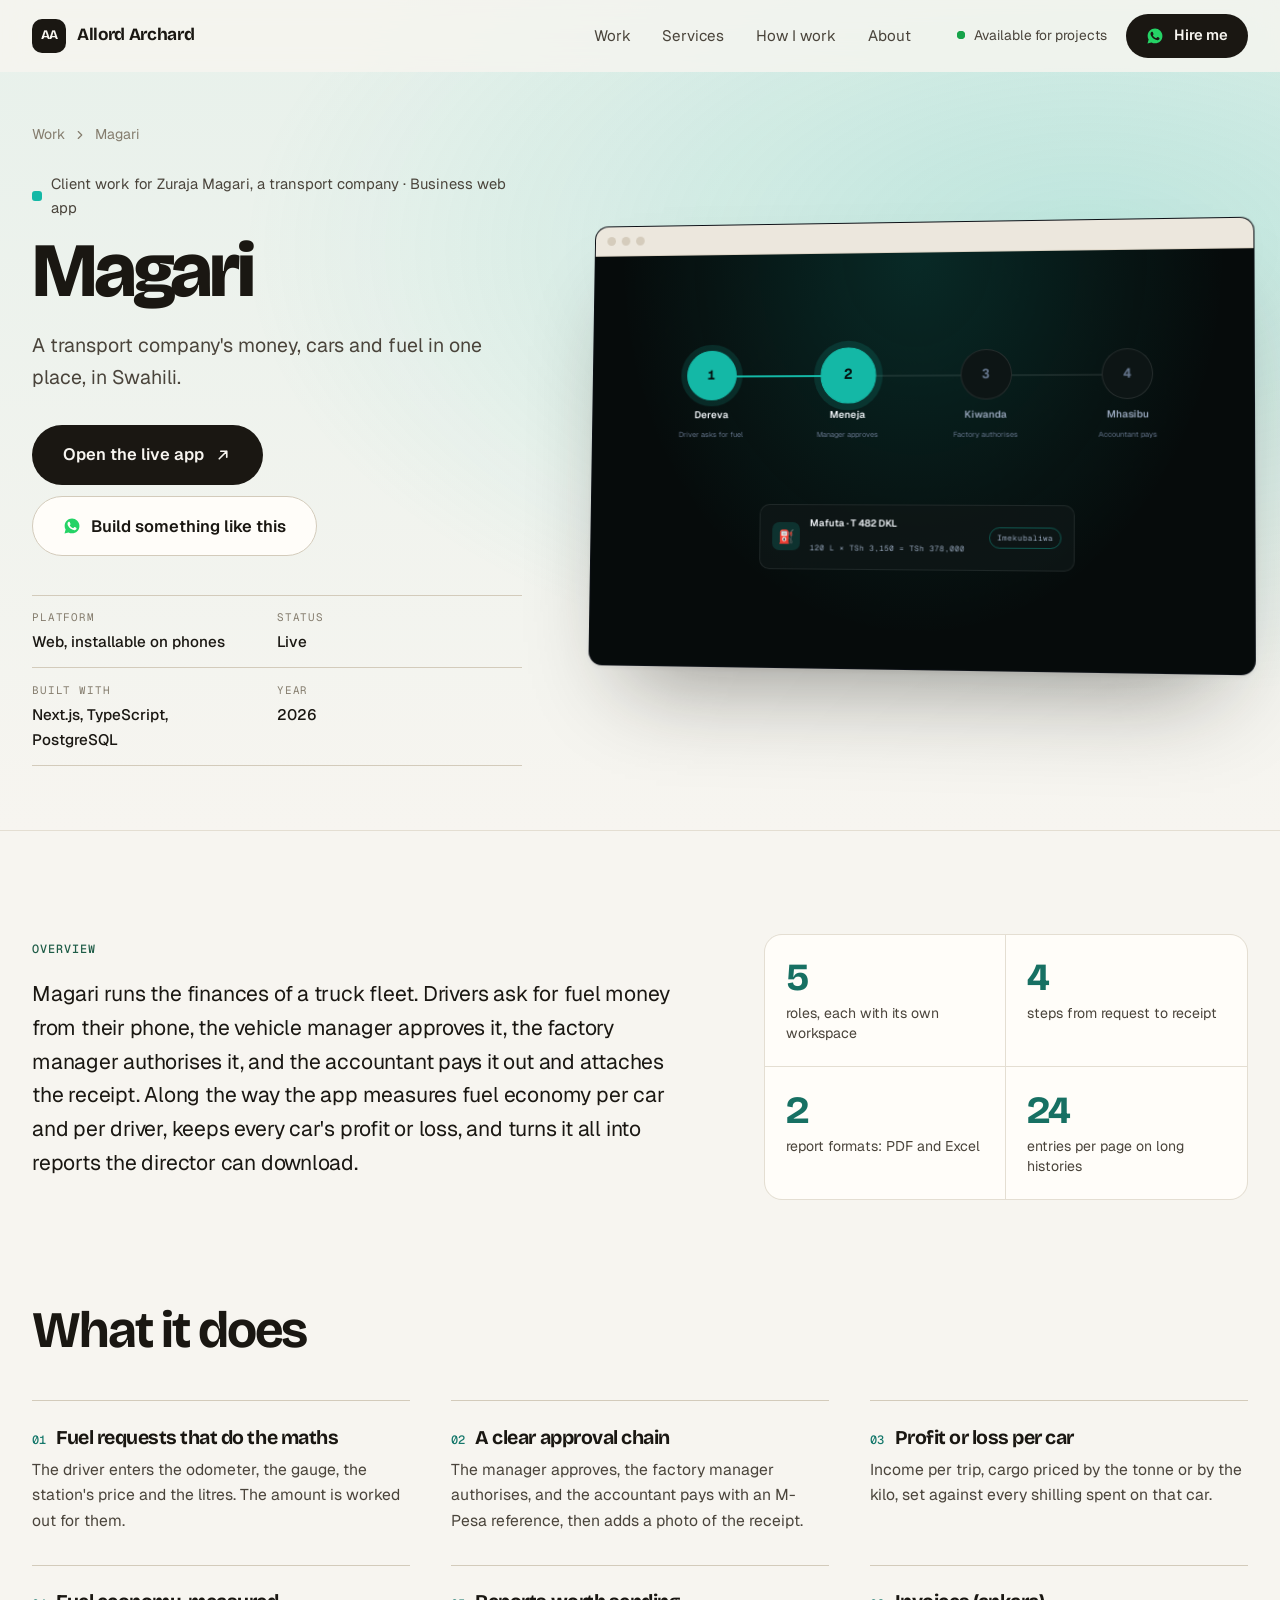
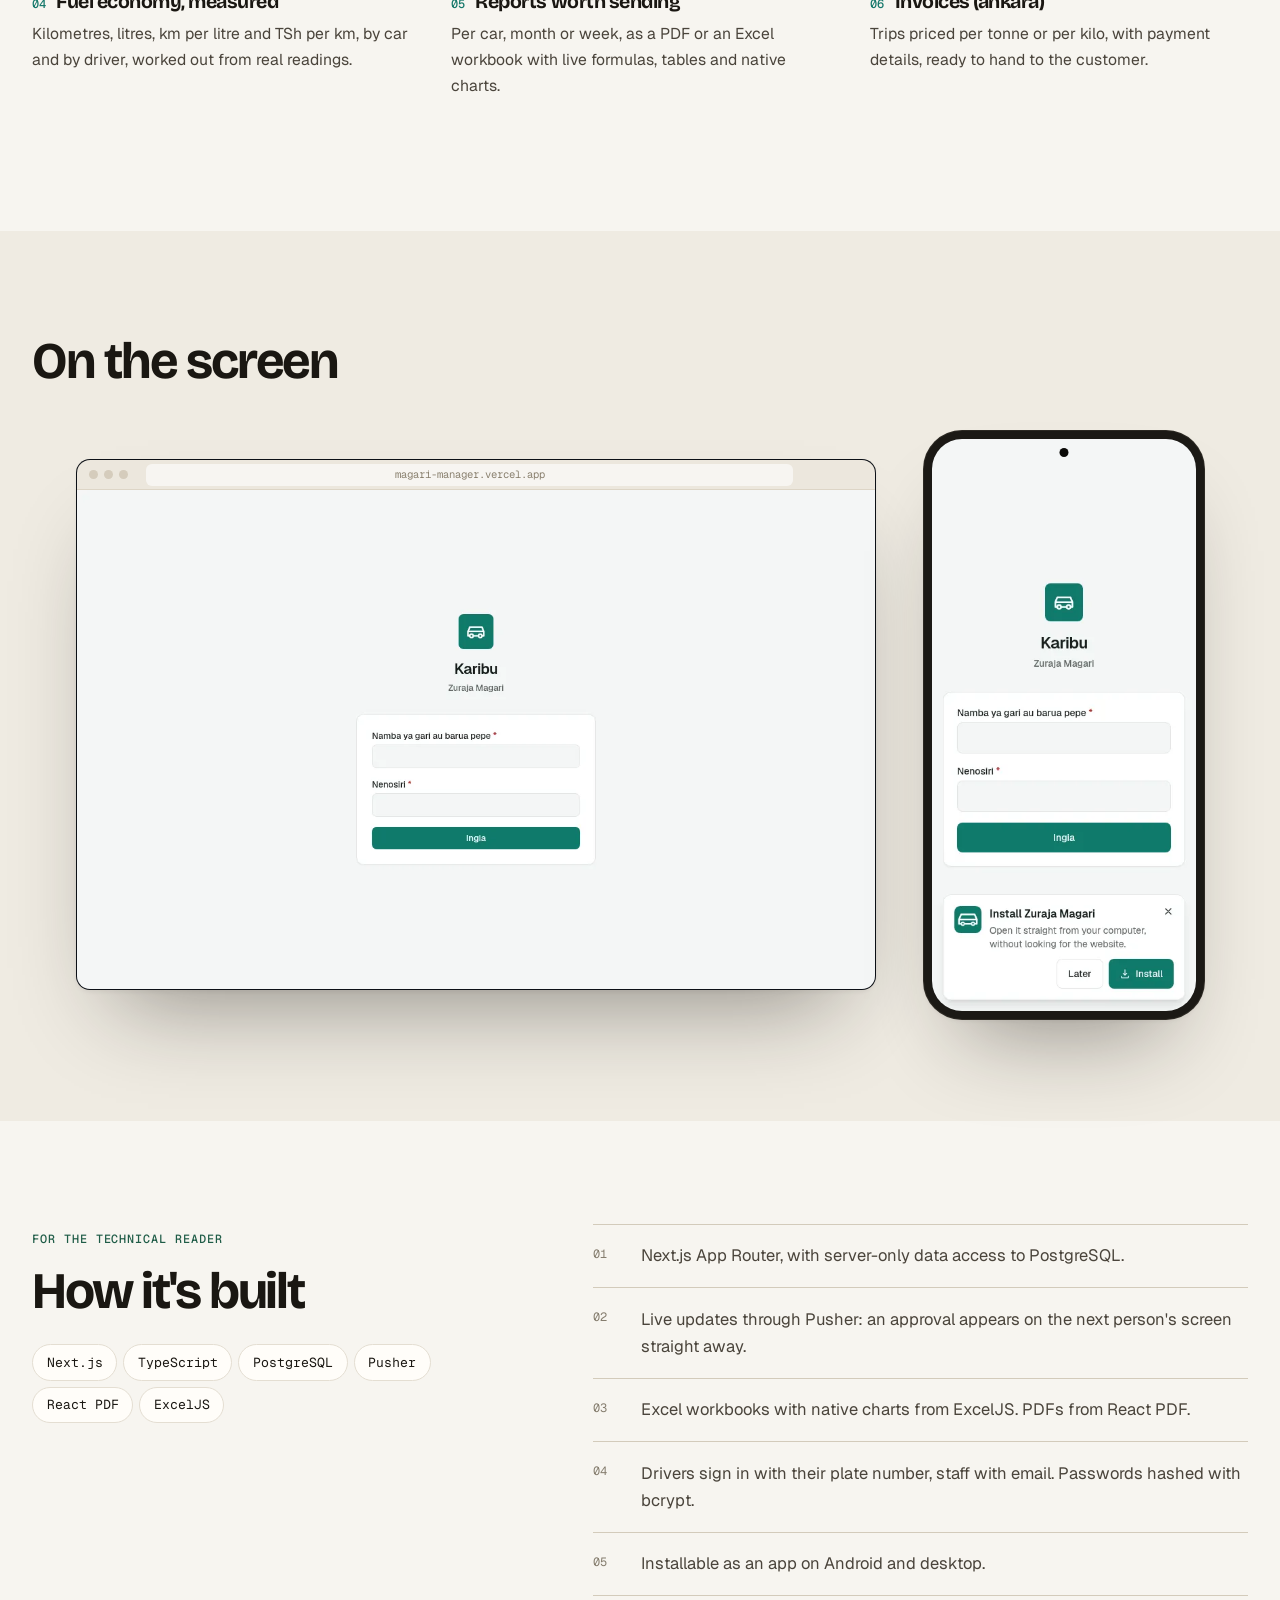
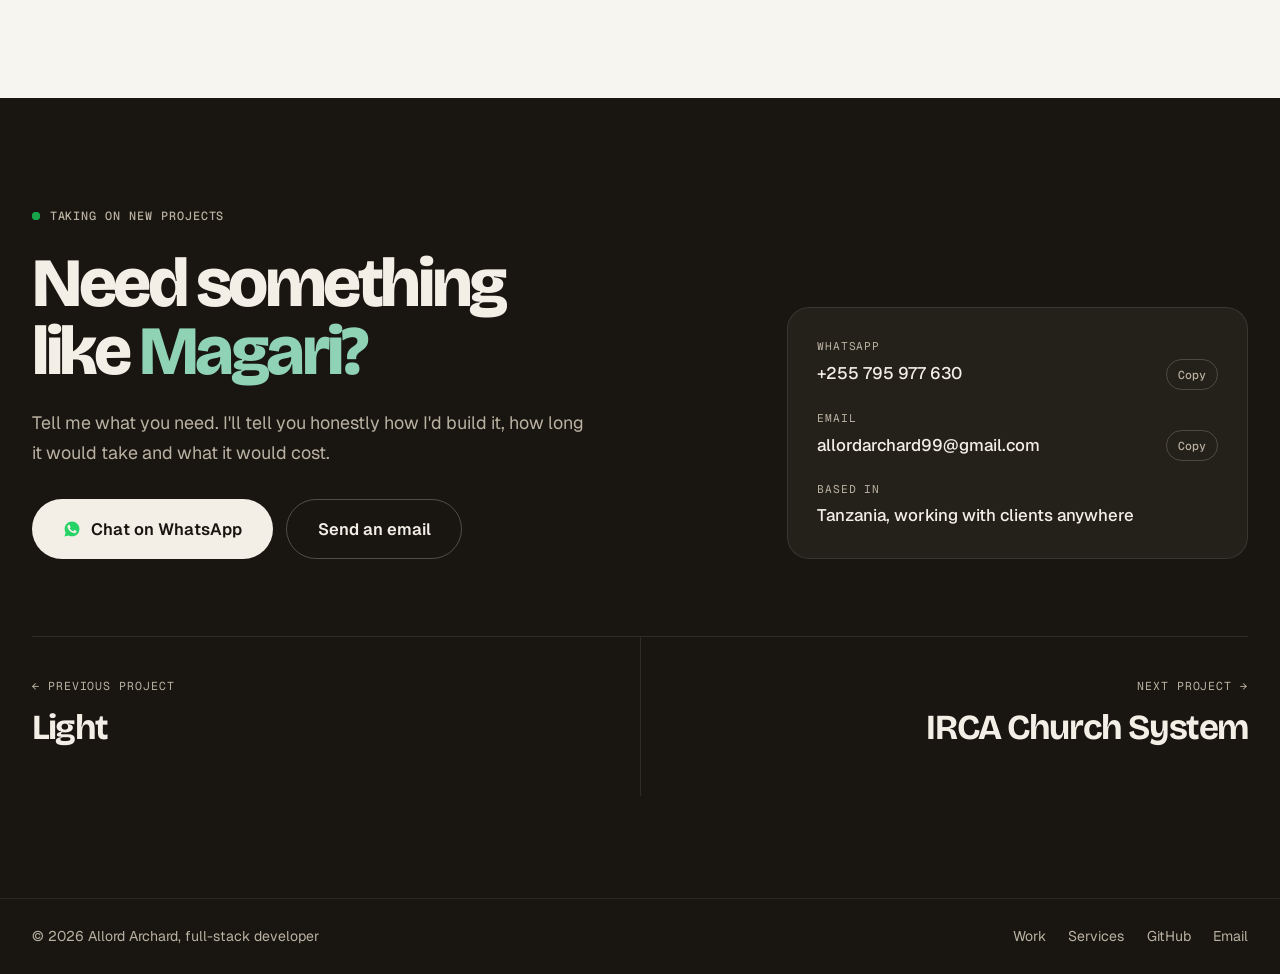
<file: projects/magari/index.html>
<!DOCTYPE html>
<html lang="en">
<head>
<meta charset="UTF-8" />
<meta name="viewport" content="width=device-width, initial-scale=1.0, viewport-fit=cover" />
<!-- Generated by tools/build-projects.mjs. Edit tools/projects.mjs or the build script, then rebuild. -->
<title>Magari | Built by Allord Archard</title>
<meta name="description" content="A transport company&#39;s money, cars and fuel in one place, in Swahili." />
<meta name="author" content="Allord Archard" />
<meta name="robots" content="index, follow, max-image-preview:large" />
<meta name="theme-color" content="#f7f5f0" />
<link rel="canonical" href="https://kakaallord.github.io/me-portifolio/projects/magari/" />
<meta property="og:type" content="website" />
<meta property="og:site_name" content="Allord Archard" />
<meta property="og:url" content="https://kakaallord.github.io/me-portifolio/projects/magari/" />
<meta property="og:title" content="Magari | Built by Allord Archard" />
<meta property="og:description" content="A transport company&#39;s money, cars and fuel in one place, in Swahili." />
<meta property="og:image" content="https://kakaallord.github.io/me-portifolio/assets/img/og.jpg" />
<meta name="twitter:card" content="summary_large_image" />
<meta name="twitter:title" content="Magari | Built by Allord Archard" />
<meta name="twitter:description" content="A transport company&#39;s money, cars and fuel in one place, in Swahili." />
<meta name="twitter:image" content="https://kakaallord.github.io/me-portifolio/assets/img/og.jpg" />
<link rel="icon" href="../../assets/img/favicon.svg" type="image/svg+xml" />
<link rel="manifest" href="../../site.webmanifest" />
<link rel="preconnect" href="https://fonts.googleapis.com" />
<link rel="preconnect" href="https://fonts.gstatic.com" crossorigin />
<link href="https://fonts.googleapis.com/css2?family=Bricolage+Grotesque:opsz,wght@12..96,600..800&family=Geist:wght@400;500;600&family=Geist+Mono:wght@400;500&display=swap" rel="stylesheet" />
<link rel="stylesheet" href="../../assets/css/site.css" />
<link rel="stylesheet" href="../../assets/css/visuals.css" />
<link rel="stylesheet" href="../../assets/css/mobile.css" media="(max-width: 720px)" />
<script>document.documentElement.classList.add('js')</script>
<script type="application/ld+json">
{
  "@context": "https://schema.org",
  "@type": "CreativeWork",
  "name": "Magari",
  "description": "A transport company's money, cars and fuel in one place, in Swahili.",
  "url": "https://kakaallord.github.io/me-portifolio/projects/magari/",
  "image": "https://kakaallord.github.io/me-portifolio/assets/img/og.jpg",
  "dateCreated": "2026",
  "keywords": "Next.js, TypeScript, PostgreSQL, Pusher, React PDF, ExcelJS",
  "creator": {
    "@type": "Person",
    "@id": "https://kakaallord.github.io/me-portifolio/#allord",
    "name": "Allord Archard",
    "url": "https://kakaallord.github.io/me-portifolio/"
  },
  "sameAs": "https://magari-manager.vercel.app"
}
</script>
</head>
<body style="--p:#14b8a6">
<a href="#main" class="skip-link">Skip to content</a>

<header class="nav" id="nav">
  <div class="wrap nav__inner">
    <a href="../../" class="brand"><span class="brand__mark">AA</span>Allord Archard</a>
    <nav class="nav__links" aria-label="Primary">
      <a href="../../#work">Work</a>
      <a href="../../#services">Services</a>
      <a href="../../#process">How I work</a>
      <a href="../../#about">About</a>
    </nav>
    <div class="nav__cta">
      <span class="nav__status"><span class="dot"></span>Available for projects</span>
      <a class="btn btn--ink btn--wa" data-whatsapp href="https://wa.me/255795977630"><svg class="wa-ic" viewBox="0 0 24 24" fill="currentColor" aria-hidden="true"><path fill-rule="evenodd" d="M12.04 2C6.6 2 2.18 6.42 2.18 11.86c0 1.74.46 3.44 1.32 4.94L2 22l5.34-1.4a9.8 9.8 0 004.7 1.2h.01c5.44 0 9.86-4.42 9.86-9.86 0-2.63-1.03-5.11-2.89-6.97A9.8 9.8 0 0012.04 2zm5.43 12.38c-.3-.15-1.75-.86-2.02-.96-.27-.1-.47-.15-.67.15-.2.3-.77.96-.94 1.16-.17.2-.35.22-.65.07-.3-.15-1.25-.46-2.38-1.47-.88-.78-1.47-1.75-1.64-2.05-.17-.3-.02-.46.13-.61.13-.13.3-.35.45-.52.15-.17.2-.3.3-.5.1-.2.05-.37-.03-.52-.07-.15-.67-1.6-.92-2.2-.24-.58-.49-.5-.67-.51h-.57c-.2 0-.52.07-.79.37-.27.3-1.04 1.01-1.04 2.47s1.06 2.86 1.21 3.06c.15.2 2.1 3.2 5.08 4.49.71.3 1.26.49 1.69.63.71.22 1.36.19 1.87.12.57-.09 1.75-.72 2-1.41.25-.69.25-1.28.17-1.41-.07-.13-.27-.2-.57-.35z"/></svg>Hire me</a>
    </div>
  </div>
</header>

<main id="main">

<section class="ph">
  <div class="wrap ph__grid">
    <div>
      <nav class="crumbs rise" aria-label="Breadcrumb"><a href="../../#work">Work</a><svg viewBox="0 0 24 24" fill="none" stroke="currentColor" stroke-width="2" stroke-linecap="round" stroke-linejoin="round" aria-hidden="true"><path d="M9 6l6 6-6 6"/></svg><span>Magari</span></nav>
      <p class="ph__client rise"><i></i>Client work for Zuraja Magari, a transport company · Business web app</p>
      <h1 class="rise" style="--d:80ms">Magari</h1>
      <p class="ph__tag rise" style="--d:140ms">A transport company&#39;s money, cars and fuel in one place, in Swahili.</p>
      <div class="ph__actions rise" style="--d:200ms">
        <a class="btn btn--ink btn--lg" href="https://magari-manager.vercel.app" target="_blank" rel="noopener">Open the live app<svg viewBox="0 0 24 24" fill="none" stroke="currentColor" stroke-width="2.2" stroke-linecap="round" stroke-linejoin="round" aria-hidden="true"><path d="M7 17L17 7M9 7h8v8"/></svg></a>
        <a class="btn btn--line btn--lg btn--wa" data-whatsapp data-wa-text="Hi Allord! I saw Magari on your portfolio and I&#39;d like something similar built. Are you available?" href="https://wa.me/255795977630"><svg class="wa-ic" viewBox="0 0 24 24" fill="currentColor" aria-hidden="true"><path fill-rule="evenodd" d="M12.04 2C6.6 2 2.18 6.42 2.18 11.86c0 1.74.46 3.44 1.32 4.94L2 22l5.34-1.4a9.8 9.8 0 004.7 1.2h.01c5.44 0 9.86-4.42 9.86-9.86 0-2.63-1.03-5.11-2.89-6.97A9.8 9.8 0 0012.04 2zm5.43 12.38c-.3-.15-1.75-.86-2.02-.96-.27-.1-.47-.15-.67.15-.2.3-.77.96-.94 1.16-.17.2-.35.22-.65.07-.3-.15-1.25-.46-2.38-1.47-.88-.78-1.47-1.75-1.64-2.05-.17-.3-.02-.46.13-.61.13-.13.3-.35.45-.52.15-.17.2-.3.3-.5.1-.2.05-.37-.03-.52-.07-.15-.67-1.6-.92-2.2-.24-.58-.49-.5-.67-.51h-.57c-.2 0-.52.07-.79.37-.27.3-1.04 1.01-1.04 2.47s1.06 2.86 1.21 3.06c.15.2 2.1 3.2 5.08 4.49.71.3 1.26.49 1.69.63.71.22 1.36.19 1.87.12.57-.09 1.75-.72 2-1.41.25-.69.25-1.28.17-1.41-.07-.13-.27-.2-.57-.35z"/></svg>Build something like this</a>
      </div>
      <dl class="ph__meta rise" style="--d:260ms">
        <div><dt>Platform</dt><dd>Web, installable on phones</dd></div>
        <div><dt>Status</dt><dd>Live</dd></div>
        <div><dt>Built with</dt><dd>Next.js, TypeScript, PostgreSQL</dd></div>
        <div><dt>Year</dt><dd>2026</dd></div>
      </dl>
    </div>
    <div class="ph__visual rise" style="--d:180ms"><figure class="frame frame--window"><div class="frame__bar"><i></i><i></i><i></i><span></span></div><div class="v v-flow" data-v="flow">
        <div class="v-flow__track">
          <div class="v-flow__line"><span></span></div>
          <div class="v-flow__node"><span class="v-flow__dot">1</span><b>Dereva</b><small>Driver asks for fuel</small></div><div class="v-flow__node"><span class="v-flow__dot">2</span><b>Meneja</b><small>Manager approves</small></div><div class="v-flow__node"><span class="v-flow__dot">3</span><b>Kiwanda</b><small>Factory authorises</small></div><div class="v-flow__node"><span class="v-flow__dot">4</span><b>Mhasibu</b><small>Accountant pays</small></div>
        </div>
        <div class="v-flow__card"><i>⛽</i><div><b>Mafuta · T 482 DKL</b><span>120 L × TSh 3,150 = TSh 378,000</span></div>
          <span class="v-flow__status" data-steps="Imeombwa|Imekubaliwa|Imeidhinishwa|Imelipwa ✓">Imeombwa</span></div>
      </div></figure></div>
  </div>
</section>

<section class="section" aria-labelledby="ov-h">
  <div class="wrap overview">
    <div data-reveal>
      <span class="label label--accent" id="ov-h">Overview</span>
      <p class="big" style="margin-top:1rem">Magari runs the finances of a truck fleet. Drivers ask for fuel money from their phone, the vehicle manager approves it, the factory manager authorises it, and the accountant pays it out and attaches the receipt. Along the way the app measures fuel economy per car and per driver, keeps every car&#39;s profit or loss, and turns it all into reports the director can download.</p>
    </div>
    <ul class="stats" data-reveal="100">
      <li><b data-count="5">5</b><span>roles, each with its own workspace</span></li>
      <li><b data-count="4">4</b><span>steps from request to receipt</span></li>
      <li><b data-count="2">2</b><span>report formats: PDF and Excel</span></li>
      <li><b data-count="25">25</b><span>entries per page on long histories</span></li>
    </ul>
  </div>
</section>

<section class="section" style="padding-top:0" aria-labelledby="feat-h">
  <div class="wrap">
    <div class="sec-head" data-reveal><h2 class="h2" id="feat-h">What it does</h2></div>
    <div class="features">
      <div class="feature" data-reveal="0"><h3><i>01</i>Fuel requests that do the maths</h3><p>The driver enters the odometer, the gauge, the station&#39;s price and the litres. The amount is worked out for them.</p></div>
      <div class="feature" data-reveal="70"><h3><i>02</i>A clear approval chain</h3><p>The manager approves, the factory manager authorises, and the accountant pays with an M-Pesa reference, then adds a photo of the receipt.</p></div>
      <div class="feature" data-reveal="140"><h3><i>03</i>Profit or loss per car</h3><p>Income per trip, cargo priced by the tonne or by the kilo, set against every shilling spent on that car.</p></div>
      <div class="feature" data-reveal="0"><h3><i>04</i>Fuel economy, measured</h3><p>Kilometres, litres, km per litre and TSh per km, by car and by driver, worked out from real readings.</p></div>
      <div class="feature" data-reveal="70"><h3><i>05</i>Reports worth sending</h3><p>Per car, month or week, as a PDF or an Excel workbook with live formulas, tables and native charts.</p></div>
      <div class="feature" data-reveal="140"><h3><i>06</i>Invoices (ankara)</h3><p>Trips priced per tonne or per kilo, with payment details, ready to hand to the customer.</p></div>
    </div>
  </div>
</section>

<section class="section story-sec" aria-labelledby="screens-h">
  <div class="wrap">
    <div class="sec-head" data-reveal><h2 class="h2" id="screens-h">On the screen</h2></div>
    <div class="screens">
      <div class="screens__item" data-reveal="0"><figure class="frame frame--window"><div class="frame__bar"><i></i><i></i><i></i><span>magari-manager.vercel.app</span></div><img src="../../assets/img/projects/magari/desktop.webp" alt="Magari screen" loading="lazy" decoding="async" /></figure></div>
      <div class="screens__item screens__item--phone" data-reveal="100"><figure class="frame frame--phone"><img src="../../assets/img/projects/magari/mobile.webp" alt="Magari screen" loading="lazy" decoding="async" /></figure></div>
    </div>
  </div>
</section>
<section class="section" aria-labelledby="tech-h">
  <div class="wrap tech">
    <div data-reveal>
      <span class="label label--accent">For the technical reader</span>
      <h2 class="h2" id="tech-h" style="margin:0.8rem 0 1.6rem">How it's built</h2>
      <ul class="tags"><li>Next.js</li><li>TypeScript</li><li>PostgreSQL</li><li>Pusher</li><li>React PDF</li><li>ExcelJS</li></ul>
    </div>
    <ol class="hood" data-reveal="100">
      <li>Next.js App Router, with server-only data access to PostgreSQL.</li>
      <li>Live updates through Pusher: an approval appears on the next person&#39;s screen straight away.</li>
      <li>Excel workbooks with native charts from ExcelJS. PDFs from React PDF.</li>
      <li>Drivers sign in with their plate number, staff with email. Passwords hashed with bcrypt.</li>
      <li>Installable as an app on Android and desktop.</li>
    </ol>
  </div>
</section>

<section class="section contact" id="contact">
  <div class="wrap">
    <div class="contact__grid">
      <div data-reveal>
        <span class="label" style="color:var(--on-dark-2)"><span class="dot"></span>Taking on new projects</span>
        <h2 style="margin-top:1.4rem">Need something like <em>Magari?</em></h2>
        <p>Tell me what you need. I&#39;ll tell you honestly how I&#39;d build it, how long it would take and what it would cost.</p>
        <div class="contact__actions">
          <a class="btn btn--light btn--lg btn--wa" data-whatsapp data-wa-text="Hi Allord! I saw Magari on your portfolio and I&#39;d like something similar built. Are you available?" href="https://wa.me/255795977630"><svg class="wa-ic" viewBox="0 0 24 24" fill="currentColor" aria-hidden="true"><path fill-rule="evenodd" d="M12.04 2C6.6 2 2.18 6.42 2.18 11.86c0 1.74.46 3.44 1.32 4.94L2 22l5.34-1.4a9.8 9.8 0 004.7 1.2h.01c5.44 0 9.86-4.42 9.86-9.86 0-2.63-1.03-5.11-2.89-6.97A9.8 9.8 0 0012.04 2zm5.43 12.38c-.3-.15-1.75-.86-2.02-.96-.27-.1-.47-.15-.67.15-.2.3-.77.96-.94 1.16-.17.2-.35.22-.65.07-.3-.15-1.25-.46-2.38-1.47-.88-.78-1.47-1.75-1.64-2.05-.17-.3-.02-.46.13-.61.13-.13.3-.35.45-.52.15-.17.2-.3.3-.5.1-.2.05-.37-.03-.52-.07-.15-.67-1.6-.92-2.2-.24-.58-.49-.5-.67-.51h-.57c-.2 0-.52.07-.79.37-.27.3-1.04 1.01-1.04 2.47s1.06 2.86 1.21 3.06c.15.2 2.1 3.2 5.08 4.49.71.3 1.26.49 1.69.63.71.22 1.36.19 1.87.12.57-.09 1.75-.72 2-1.41.25-.69.25-1.28.17-1.41-.07-.13-.27-.2-.57-.35z"/></svg>Chat on WhatsApp</a>
          <a class="btn btn--ghost-dark btn--lg" data-email href="mailto:allordarchard99@gmail.com">Send an email</a>
        </div>
      </div>
      <div class="contact__card" data-reveal="120">
        <div class="contact__row"><span class="k">WhatsApp</span><span class="val">+255 795 977 630 <button class="copy" data-copy="+255795977630">Copy</button></span></div>
        <div class="contact__row"><span class="k">Email</span><span class="val">allordarchard99@gmail.com <button class="copy" data-copy="email">Copy</button></span></div>
        <div class="contact__row"><span class="k">Based in</span><span class="val">Tanzania, working with clients anywhere</span></div>
      </div>
    </div>
    <nav class="pager" aria-label="More projects" style="margin-top:clamp(3.5rem,6vw,5rem)">
      <a href="../../projects/light/"><span class="k">← Previous project</span><b>Light</b></a>
      <a href="../../projects/irca/"><span class="k">Next project →</span><b>IRCA Church System</b></a>
    </nav>
  </div>
</section>

</main>

<footer class="footer">
  <div class="wrap footer__inner">
    <span>© <span data-year>2026</span> Allord Archard, full-stack developer</span>
    <nav aria-label="Footer">
      <a href="../../#work">Work</a>
      <a href="../../#services">Services</a>
      <a data-github href="https://github.com/kakaAllord" target="_blank" rel="noopener">GitHub</a>
      <a data-email href="mailto:allordarchard99@gmail.com">Email</a>
    </nav>
  </div>
</footer>

<nav class="dock" aria-label="Quick links">
  <a href="../../#work"><svg viewBox="0 0 24 24" fill="none" stroke="currentColor" stroke-width="1.8" stroke-linecap="round" stroke-linejoin="round" aria-hidden="true"><rect x="4" y="4" width="7" height="7" rx="2"/><rect x="13" y="4" width="7" height="7" rx="2"/><rect x="4" y="13" width="7" height="7" rx="2"/><rect x="13" y="13" width="7" height="7" rx="2"/></svg>All work</a>
  <a href="https://magari-manager.vercel.app" target="_blank" rel="noopener"><svg viewBox="0 0 24 24" fill="none" stroke="currentColor" stroke-width="2.2" stroke-linecap="round" stroke-linejoin="round" aria-hidden="true"><path d="M7 17L17 7M9 7h8v8"/></svg>Live app</a>
  <a class="dock__cta" data-whatsapp data-wa-text="Hi Allord! I saw Magari on your portfolio and I&#39;d like something similar built. Are you available?" href="https://wa.me/255795977630"><svg class="wa-ic" viewBox="0 0 24 24" fill="currentColor" aria-hidden="true"><path fill-rule="evenodd" d="M12.04 2C6.6 2 2.18 6.42 2.18 11.86c0 1.74.46 3.44 1.32 4.94L2 22l5.34-1.4a9.8 9.8 0 004.7 1.2h.01c5.44 0 9.86-4.42 9.86-9.86 0-2.63-1.03-5.11-2.89-6.97A9.8 9.8 0 0012.04 2zm5.43 12.38c-.3-.15-1.75-.86-2.02-.96-.27-.1-.47-.15-.67.15-.2.3-.77.96-.94 1.16-.17.2-.35.22-.65.07-.3-.15-1.25-.46-2.38-1.47-.88-.78-1.47-1.75-1.64-2.05-.17-.3-.02-.46.13-.61.13-.13.3-.35.45-.52.15-.17.2-.3.3-.5.1-.2.05-.37-.03-.52-.07-.15-.67-1.6-.92-2.2-.24-.58-.49-.5-.67-.51h-.57c-.2 0-.52.07-.79.37-.27.3-1.04 1.01-1.04 2.47s1.06 2.86 1.21 3.06c.15.2 2.1 3.2 5.08 4.49.71.3 1.26.49 1.69.63.71.22 1.36.19 1.87.12.57-.09 1.75-.72 2-1.41.25-.69.25-1.28.17-1.41-.07-.13-.27-.2-.57-.35z"/></svg>Build like this</a>
</nav>

<script src="../../assets/js/config.js"></script>
<script src="../../assets/js/visuals.js"></script>
<script src="../../assets/js/site.js"></script>
</body>
</html>
</file>
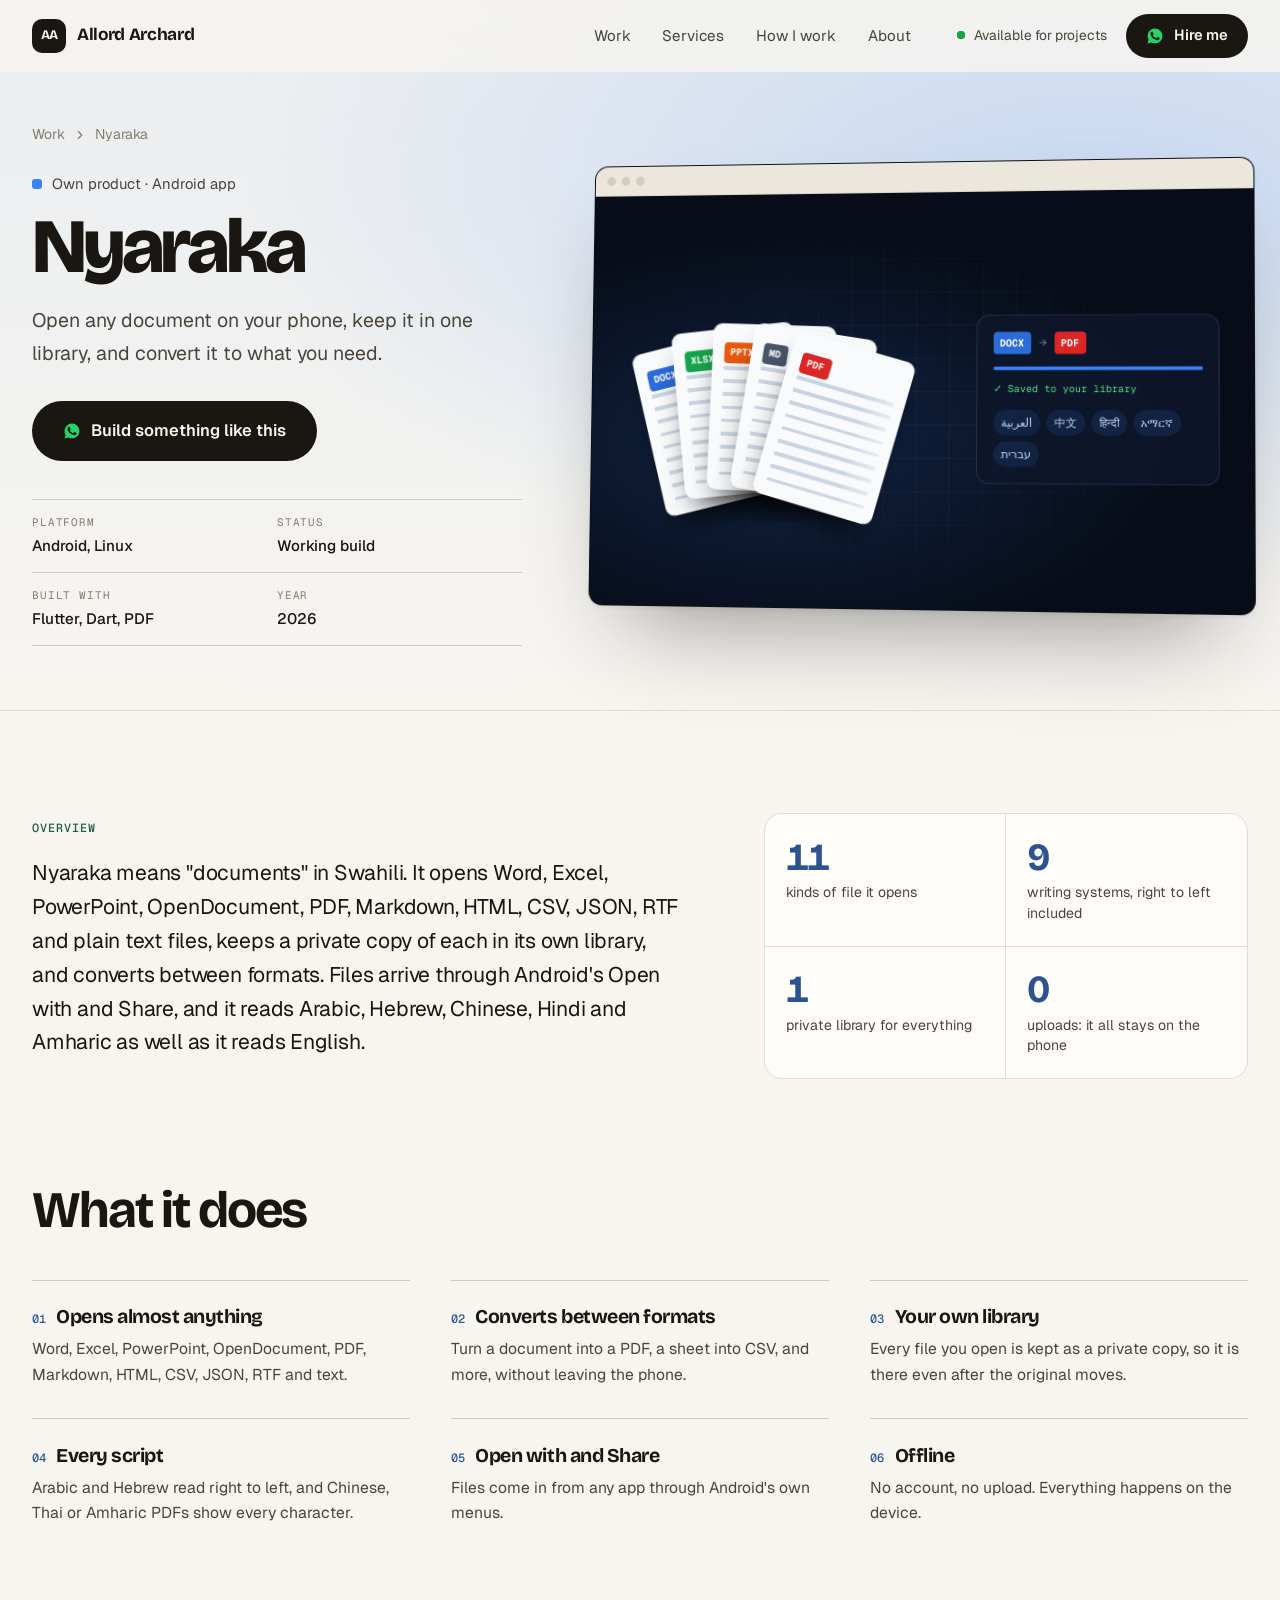
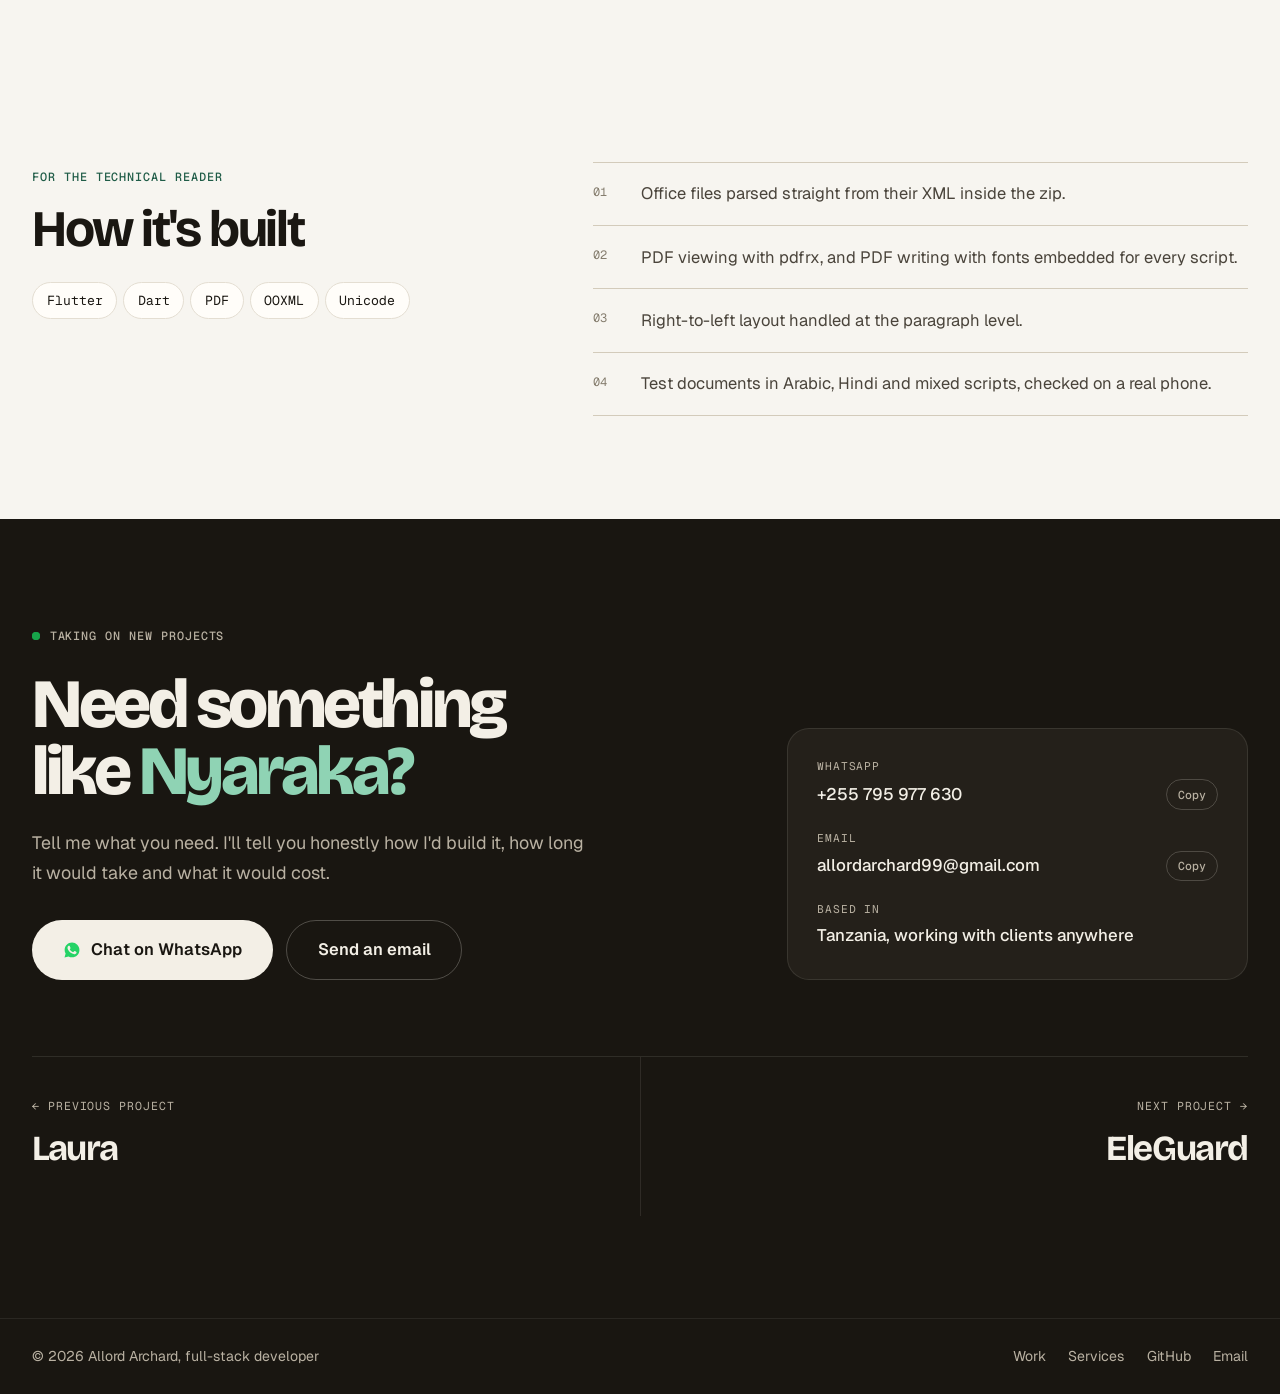
<file: projects/nyaraka/index.html>
<!DOCTYPE html>
<html lang="en">
<head>
<meta charset="UTF-8" />
<meta name="viewport" content="width=device-width, initial-scale=1.0, viewport-fit=cover" />
<!-- Generated by tools/build-projects.mjs. Edit tools/projects.mjs or the build script, then rebuild. -->
<title>Nyaraka | Built by Allord Archard</title>
<meta name="description" content="Open any document on your phone, keep it in one library, and convert it to what you need." />
<meta name="author" content="Allord Archard" />
<meta name="robots" content="index, follow, max-image-preview:large" />
<meta name="theme-color" content="#f7f5f0" />
<link rel="canonical" href="https://kakaallord.github.io/me-portifolio/projects/nyaraka/" />
<meta property="og:type" content="website" />
<meta property="og:site_name" content="Allord Archard" />
<meta property="og:url" content="https://kakaallord.github.io/me-portifolio/projects/nyaraka/" />
<meta property="og:title" content="Nyaraka | Built by Allord Archard" />
<meta property="og:description" content="Open any document on your phone, keep it in one library, and convert it to what you need." />
<meta property="og:image" content="https://kakaallord.github.io/me-portifolio/assets/img/og.jpg" />
<meta name="twitter:card" content="summary_large_image" />
<meta name="twitter:title" content="Nyaraka | Built by Allord Archard" />
<meta name="twitter:description" content="Open any document on your phone, keep it in one library, and convert it to what you need." />
<meta name="twitter:image" content="https://kakaallord.github.io/me-portifolio/assets/img/og.jpg" />
<link rel="icon" href="../../assets/img/favicon.svg" type="image/svg+xml" />
<link rel="manifest" href="../../site.webmanifest" />
<link rel="preconnect" href="https://fonts.googleapis.com" />
<link rel="preconnect" href="https://fonts.gstatic.com" crossorigin />
<link href="https://fonts.googleapis.com/css2?family=Bricolage+Grotesque:opsz,wght@12..96,600..800&family=Geist:wght@400;500;600&family=Geist+Mono:wght@400;500&display=swap" rel="stylesheet" />
<link rel="stylesheet" href="../../assets/css/site.css" />
<link rel="stylesheet" href="../../assets/css/visuals.css" />
<link rel="stylesheet" href="../../assets/css/mobile.css" media="(max-width: 720px)" />
<script>document.documentElement.classList.add('js')</script>
<script type="application/ld+json">
{
  "@context": "https://schema.org",
  "@type": "CreativeWork",
  "name": "Nyaraka",
  "description": "Open any document on your phone, keep it in one library, and convert it to what you need.",
  "url": "https://kakaallord.github.io/me-portifolio/projects/nyaraka/",
  "image": "https://kakaallord.github.io/me-portifolio/assets/img/og.jpg",
  "dateCreated": "2026",
  "keywords": "Flutter, Dart, PDF, OOXML, Unicode",
  "creator": {
    "@type": "Person",
    "@id": "https://kakaallord.github.io/me-portifolio/#allord",
    "name": "Allord Archard",
    "url": "https://kakaallord.github.io/me-portifolio/"
  }
}
</script>
</head>
<body style="--p:#3b82f6">
<a href="#main" class="skip-link">Skip to content</a>

<header class="nav" id="nav">
  <div class="wrap nav__inner">
    <a href="../../" class="brand"><span class="brand__mark">AA</span>Allord Archard</a>
    <nav class="nav__links" aria-label="Primary">
      <a href="../../#work">Work</a>
      <a href="../../#services">Services</a>
      <a href="../../#process">How I work</a>
      <a href="../../#about">About</a>
    </nav>
    <div class="nav__cta">
      <span class="nav__status"><span class="dot"></span>Available for projects</span>
      <a class="btn btn--ink btn--wa" data-whatsapp href="https://wa.me/255795977630"><svg class="wa-ic" viewBox="0 0 24 24" fill="currentColor" aria-hidden="true"><path fill-rule="evenodd" d="M12.04 2C6.6 2 2.18 6.42 2.18 11.86c0 1.74.46 3.44 1.32 4.94L2 22l5.34-1.4a9.8 9.8 0 004.7 1.2h.01c5.44 0 9.86-4.42 9.86-9.86 0-2.63-1.03-5.11-2.89-6.97A9.8 9.8 0 0012.04 2zm5.43 12.38c-.3-.15-1.75-.86-2.02-.96-.27-.1-.47-.15-.67.15-.2.3-.77.96-.94 1.16-.17.2-.35.22-.65.07-.3-.15-1.25-.46-2.38-1.47-.88-.78-1.47-1.75-1.64-2.05-.17-.3-.02-.46.13-.61.13-.13.3-.35.45-.52.15-.17.2-.3.3-.5.1-.2.05-.37-.03-.52-.07-.15-.67-1.6-.92-2.2-.24-.58-.49-.5-.67-.51h-.57c-.2 0-.52.07-.79.37-.27.3-1.04 1.01-1.04 2.47s1.06 2.86 1.21 3.06c.15.2 2.1 3.2 5.08 4.49.71.3 1.26.49 1.69.63.71.22 1.36.19 1.87.12.57-.09 1.75-.72 2-1.41.25-.69.25-1.28.17-1.41-.07-.13-.27-.2-.57-.35z"/></svg>Hire me</a>
    </div>
  </div>
</header>

<main id="main">

<section class="ph">
  <div class="wrap ph__grid">
    <div>
      <nav class="crumbs rise" aria-label="Breadcrumb"><a href="../../#work">Work</a><svg viewBox="0 0 24 24" fill="none" stroke="currentColor" stroke-width="2" stroke-linecap="round" stroke-linejoin="round" aria-hidden="true"><path d="M9 6l6 6-6 6"/></svg><span>Nyaraka</span></nav>
      <p class="ph__client rise"><i></i>Own product · Android app</p>
      <h1 class="rise" style="--d:80ms">Nyaraka</h1>
      <p class="ph__tag rise" style="--d:140ms">Open any document on your phone, keep it in one library, and convert it to what you need.</p>
      <div class="ph__actions rise" style="--d:200ms">
        
        <a class="btn btn--ink btn--lg btn--wa" data-whatsapp data-wa-text="Hi Allord! I saw Nyaraka on your portfolio and I&#39;d like something similar built. Are you available?" href="https://wa.me/255795977630"><svg class="wa-ic" viewBox="0 0 24 24" fill="currentColor" aria-hidden="true"><path fill-rule="evenodd" d="M12.04 2C6.6 2 2.18 6.42 2.18 11.86c0 1.74.46 3.44 1.32 4.94L2 22l5.34-1.4a9.8 9.8 0 004.7 1.2h.01c5.44 0 9.86-4.42 9.86-9.86 0-2.63-1.03-5.11-2.89-6.97A9.8 9.8 0 0012.04 2zm5.43 12.38c-.3-.15-1.75-.86-2.02-.96-.27-.1-.47-.15-.67.15-.2.3-.77.96-.94 1.16-.17.2-.35.22-.65.07-.3-.15-1.25-.46-2.38-1.47-.88-.78-1.47-1.75-1.64-2.05-.17-.3-.02-.46.13-.61.13-.13.3-.35.45-.52.15-.17.2-.3.3-.5.1-.2.05-.37-.03-.52-.07-.15-.67-1.6-.92-2.2-.24-.58-.49-.5-.67-.51h-.57c-.2 0-.52.07-.79.37-.27.3-1.04 1.01-1.04 2.47s1.06 2.86 1.21 3.06c.15.2 2.1 3.2 5.08 4.49.71.3 1.26.49 1.69.63.71.22 1.36.19 1.87.12.57-.09 1.75-.72 2-1.41.25-.69.25-1.28.17-1.41-.07-.13-.27-.2-.57-.35z"/></svg>Build something like this</a>
      </div>
      <dl class="ph__meta rise" style="--d:260ms">
        <div><dt>Platform</dt><dd>Android, Linux</dd></div>
        <div><dt>Status</dt><dd>Working build</dd></div>
        <div><dt>Built with</dt><dd>Flutter, Dart, PDF</dd></div>
        <div><dt>Year</dt><dd>2026</dd></div>
      </dl>
    </div>
    <div class="ph__visual rise" style="--d:180ms"><figure class="frame frame--window"><div class="frame__bar"><i></i><i></i><i></i><span></span></div><div class="v v-docs v-grid" data-v="docs">
        <div class="v-docs__fan"><div class="v-doc" style="--tag:#2b6cd9;--r:-14deg;--tx:-9cqw;--dl:0.0s"><b>DOCX</b></div><div class="v-doc" style="--tag:#16a34a;--r:-6deg;--tx:-4cqw;--dl:1.5s"><b>XLSX</b></div><div class="v-doc" style="--tag:#ea580c;--r:2deg;--tx:1cqw;--dl:3.0s"><b>PPTX</b></div><div class="v-doc" style="--tag:#475569;--r:9deg;--tx:6cqw;--dl:4.5s"><b>MD</b></div><div class="v-doc" style="--tag:#dc2626;--r:16deg;--tx:11cqw;--dl:6.0s"><b>PDF</b></div></div>
        <div class="v-docs__panel">
          <div class="v-docs__row"><b style="background:#2b6cd9">DOCX</b><em>→</em><b style="background:#dc2626">PDF</b></div>
          <div class="v-docs__prog"><span></span></div>
          <div class="v-docs__done">✓ Saved to your library</div>
          <div class="v-docs__scripts"><span lang="ar">العربية</span><span lang="zh" style="--dl:-1s">中文</span><span lang="hi" style="--dl:-2s">हिन्दी</span><span lang="am" style="--dl:-3s">አማርኛ</span><span lang="he" style="--dl:-4s">עברית</span></div>
        </div>
      </div></figure></div>
  </div>
</section>

<section class="section" aria-labelledby="ov-h">
  <div class="wrap overview">
    <div data-reveal>
      <span class="label label--accent" id="ov-h">Overview</span>
      <p class="big" style="margin-top:1rem">Nyaraka means &quot;documents&quot; in Swahili. It opens Word, Excel, PowerPoint, OpenDocument, PDF, Markdown, HTML, CSV, JSON, RTF and plain text files, keeps a private copy of each in its own library, and converts between formats. Files arrive through Android&#39;s Open with and Share, and it reads Arabic, Hebrew, Chinese, Hindi and Amharic as well as it reads English.</p>
    </div>
    <ul class="stats" data-reveal="100">
      <li><b data-count="11">11</b><span>kinds of file it opens</span></li>
      <li><b data-count="9">9</b><span>writing systems, right to left included</span></li>
      <li><b data-count="1">1</b><span>private library for everything</span></li>
      <li><b data-count="0">0</b><span>uploads: it all stays on the phone</span></li>
    </ul>
  </div>
</section>

<section class="section" style="padding-top:0" aria-labelledby="feat-h">
  <div class="wrap">
    <div class="sec-head" data-reveal><h2 class="h2" id="feat-h">What it does</h2></div>
    <div class="features">
      <div class="feature" data-reveal="0"><h3><i>01</i>Opens almost anything</h3><p>Word, Excel, PowerPoint, OpenDocument, PDF, Markdown, HTML, CSV, JSON, RTF and text.</p></div>
      <div class="feature" data-reveal="70"><h3><i>02</i>Converts between formats</h3><p>Turn a document into a PDF, a sheet into CSV, and more, without leaving the phone.</p></div>
      <div class="feature" data-reveal="140"><h3><i>03</i>Your own library</h3><p>Every file you open is kept as a private copy, so it is there even after the original moves.</p></div>
      <div class="feature" data-reveal="0"><h3><i>04</i>Every script</h3><p>Arabic and Hebrew read right to left, and Chinese, Thai or Amharic PDFs show every character.</p></div>
      <div class="feature" data-reveal="70"><h3><i>05</i>Open with and Share</h3><p>Files come in from any app through Android&#39;s own menus.</p></div>
      <div class="feature" data-reveal="140"><h3><i>06</i>Offline</h3><p>No account, no upload. Everything happens on the device.</p></div>
    </div>
  </div>
</section>

<section class="section" aria-labelledby="tech-h">
  <div class="wrap tech">
    <div data-reveal>
      <span class="label label--accent">For the technical reader</span>
      <h2 class="h2" id="tech-h" style="margin:0.8rem 0 1.6rem">How it's built</h2>
      <ul class="tags"><li>Flutter</li><li>Dart</li><li>PDF</li><li>OOXML</li><li>Unicode</li></ul>
    </div>
    <ol class="hood" data-reveal="100">
      <li>Office files parsed straight from their XML inside the zip.</li>
      <li>PDF viewing with pdfrx, and PDF writing with fonts embedded for every script.</li>
      <li>Right-to-left layout handled at the paragraph level.</li>
      <li>Test documents in Arabic, Hindi and mixed scripts, checked on a real phone.</li>
    </ol>
  </div>
</section>

<section class="section contact" id="contact">
  <div class="wrap">
    <div class="contact__grid">
      <div data-reveal>
        <span class="label" style="color:var(--on-dark-2)"><span class="dot"></span>Taking on new projects</span>
        <h2 style="margin-top:1.4rem">Need something like <em>Nyaraka?</em></h2>
        <p>Tell me what you need. I&#39;ll tell you honestly how I&#39;d build it, how long it would take and what it would cost.</p>
        <div class="contact__actions">
          <a class="btn btn--light btn--lg btn--wa" data-whatsapp data-wa-text="Hi Allord! I saw Nyaraka on your portfolio and I&#39;d like something similar built. Are you available?" href="https://wa.me/255795977630"><svg class="wa-ic" viewBox="0 0 24 24" fill="currentColor" aria-hidden="true"><path fill-rule="evenodd" d="M12.04 2C6.6 2 2.18 6.42 2.18 11.86c0 1.74.46 3.44 1.32 4.94L2 22l5.34-1.4a9.8 9.8 0 004.7 1.2h.01c5.44 0 9.86-4.42 9.86-9.86 0-2.63-1.03-5.11-2.89-6.97A9.8 9.8 0 0012.04 2zm5.43 12.38c-.3-.15-1.75-.86-2.02-.96-.27-.1-.47-.15-.67.15-.2.3-.77.96-.94 1.16-.17.2-.35.22-.65.07-.3-.15-1.25-.46-2.38-1.47-.88-.78-1.47-1.75-1.64-2.05-.17-.3-.02-.46.13-.61.13-.13.3-.35.45-.52.15-.17.2-.3.3-.5.1-.2.05-.37-.03-.52-.07-.15-.67-1.6-.92-2.2-.24-.58-.49-.5-.67-.51h-.57c-.2 0-.52.07-.79.37-.27.3-1.04 1.01-1.04 2.47s1.06 2.86 1.21 3.06c.15.2 2.1 3.2 5.08 4.49.71.3 1.26.49 1.69.63.71.22 1.36.19 1.87.12.57-.09 1.75-.72 2-1.41.25-.69.25-1.28.17-1.41-.07-.13-.27-.2-.57-.35z"/></svg>Chat on WhatsApp</a>
          <a class="btn btn--ghost-dark btn--lg" data-email href="mailto:allordarchard99@gmail.com">Send an email</a>
        </div>
      </div>
      <div class="contact__card" data-reveal="120">
        <div class="contact__row"><span class="k">WhatsApp</span><span class="val">+255 795 977 630 <button class="copy" data-copy="+255795977630">Copy</button></span></div>
        <div class="contact__row"><span class="k">Email</span><span class="val">allordarchard99@gmail.com <button class="copy" data-copy="email">Copy</button></span></div>
        <div class="contact__row"><span class="k">Based in</span><span class="val">Tanzania, working with clients anywhere</span></div>
      </div>
    </div>
    <nav class="pager" aria-label="More projects" style="margin-top:clamp(3.5rem,6vw,5rem)">
      <a href="../../projects/laura/"><span class="k">← Previous project</span><b>Laura</b></a>
      <a href="../../projects/eleguard/"><span class="k">Next project →</span><b>EleGuard</b></a>
    </nav>
  </div>
</section>

</main>

<footer class="footer">
  <div class="wrap footer__inner">
    <span>© <span data-year>2026</span> Allord Archard, full-stack developer</span>
    <nav aria-label="Footer">
      <a href="../../#work">Work</a>
      <a href="../../#services">Services</a>
      <a data-github href="https://github.com/kakaAllord" target="_blank" rel="noopener">GitHub</a>
      <a data-email href="mailto:allordarchard99@gmail.com">Email</a>
    </nav>
  </div>
</footer>

<nav class="dock" aria-label="Quick links">
  <a href="../../#work"><svg viewBox="0 0 24 24" fill="none" stroke="currentColor" stroke-width="1.8" stroke-linecap="round" stroke-linejoin="round" aria-hidden="true"><rect x="4" y="4" width="7" height="7" rx="2"/><rect x="13" y="4" width="7" height="7" rx="2"/><rect x="4" y="13" width="7" height="7" rx="2"/><rect x="13" y="13" width="7" height="7" rx="2"/></svg>All work</a>
  <a class="dock__cta" data-whatsapp data-wa-text="Hi Allord! I saw Nyaraka on your portfolio and I&#39;d like something similar built. Are you available?" href="https://wa.me/255795977630"><svg class="wa-ic" viewBox="0 0 24 24" fill="currentColor" aria-hidden="true"><path fill-rule="evenodd" d="M12.04 2C6.6 2 2.18 6.42 2.18 11.86c0 1.74.46 3.44 1.32 4.94L2 22l5.34-1.4a9.8 9.8 0 004.7 1.2h.01c5.44 0 9.86-4.42 9.86-9.86 0-2.63-1.03-5.11-2.89-6.97A9.8 9.8 0 0012.04 2zm5.43 12.38c-.3-.15-1.75-.86-2.02-.96-.27-.1-.47-.15-.67.15-.2.3-.77.96-.94 1.16-.17.2-.35.22-.65.07-.3-.15-1.25-.46-2.38-1.47-.88-.78-1.47-1.75-1.64-2.05-.17-.3-.02-.46.13-.61.13-.13.3-.35.45-.52.15-.17.2-.3.3-.5.1-.2.05-.37-.03-.52-.07-.15-.67-1.6-.92-2.2-.24-.58-.49-.5-.67-.51h-.57c-.2 0-.52.07-.79.37-.27.3-1.04 1.01-1.04 2.47s1.06 2.86 1.21 3.06c.15.2 2.1 3.2 5.08 4.49.71.3 1.26.49 1.69.63.71.22 1.36.19 1.87.12.57-.09 1.75-.72 2-1.41.25-.69.25-1.28.17-1.41-.07-.13-.27-.2-.57-.35z"/></svg>Build like this</a>
</nav>

<script src="../../assets/js/config.js"></script>
<script src="../../assets/js/visuals.js"></script>
<script src="../../assets/js/site.js"></script>
</body>
</html>
</file>
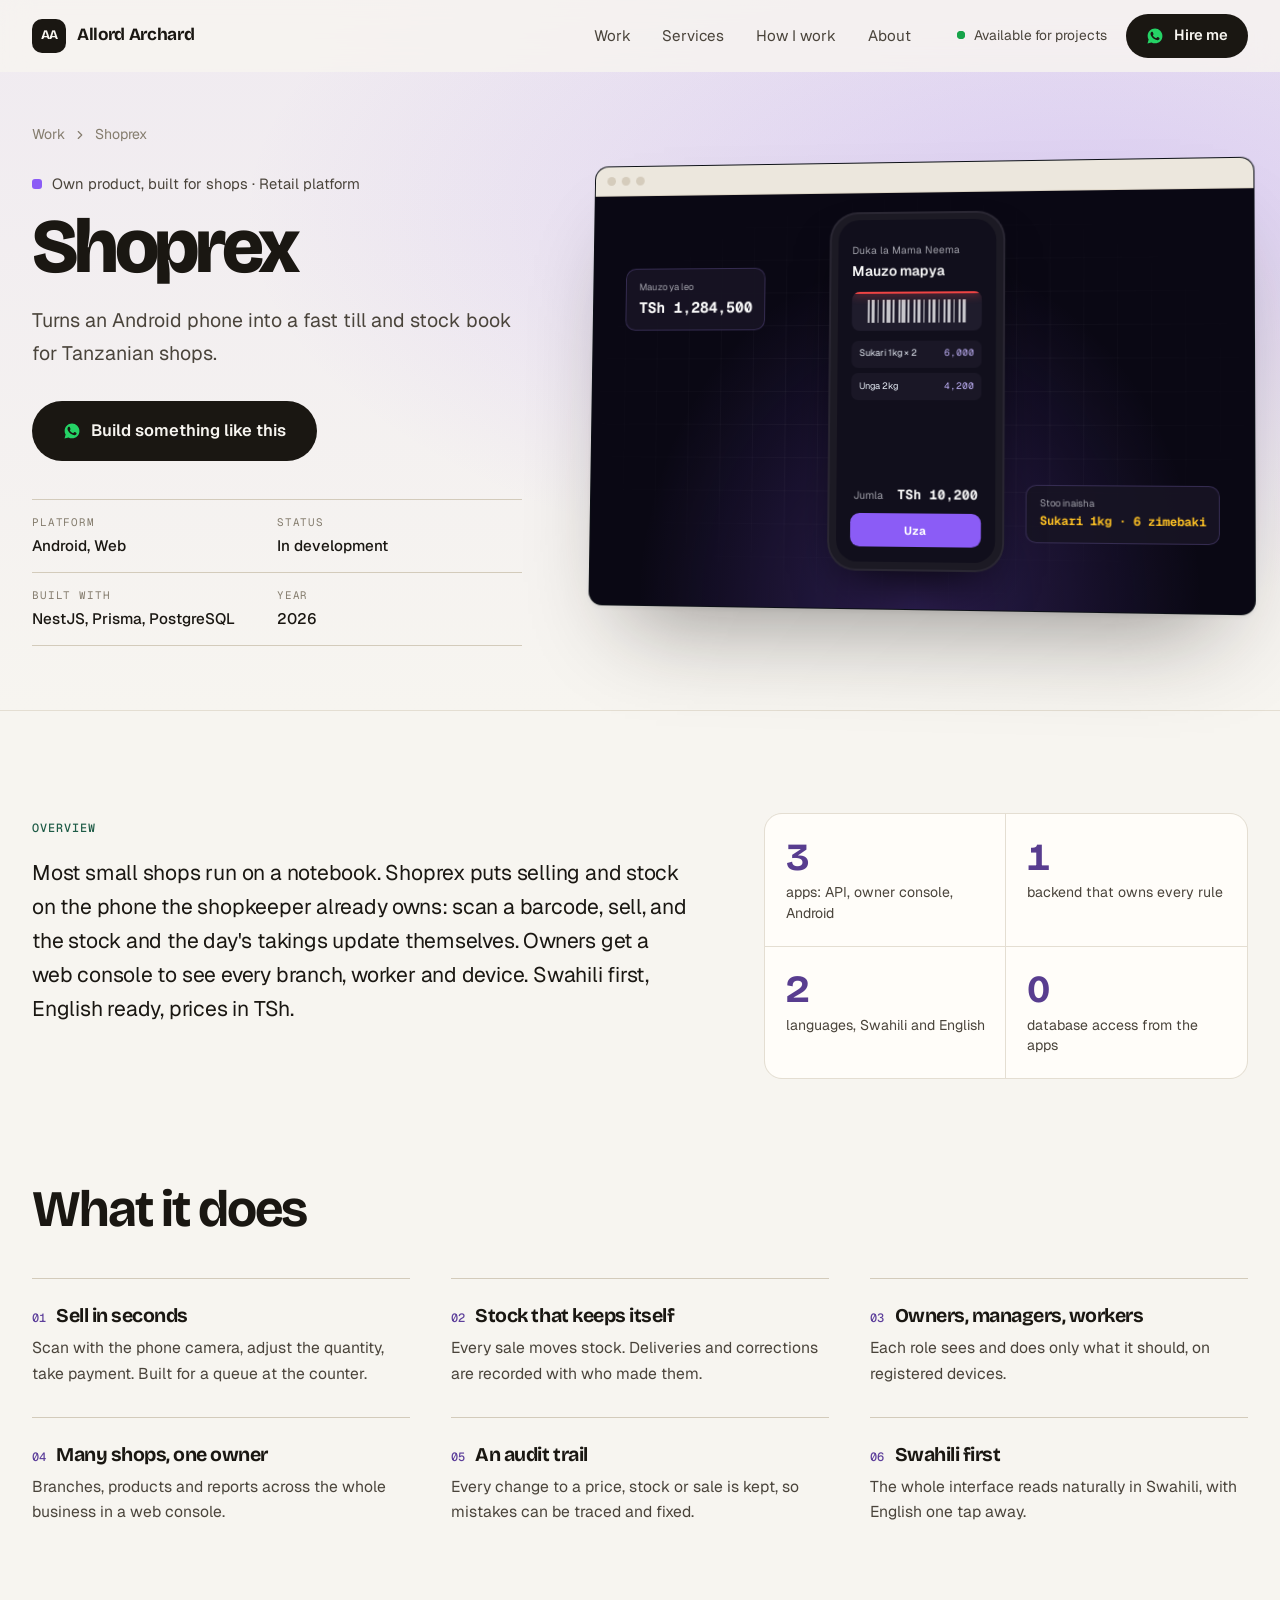
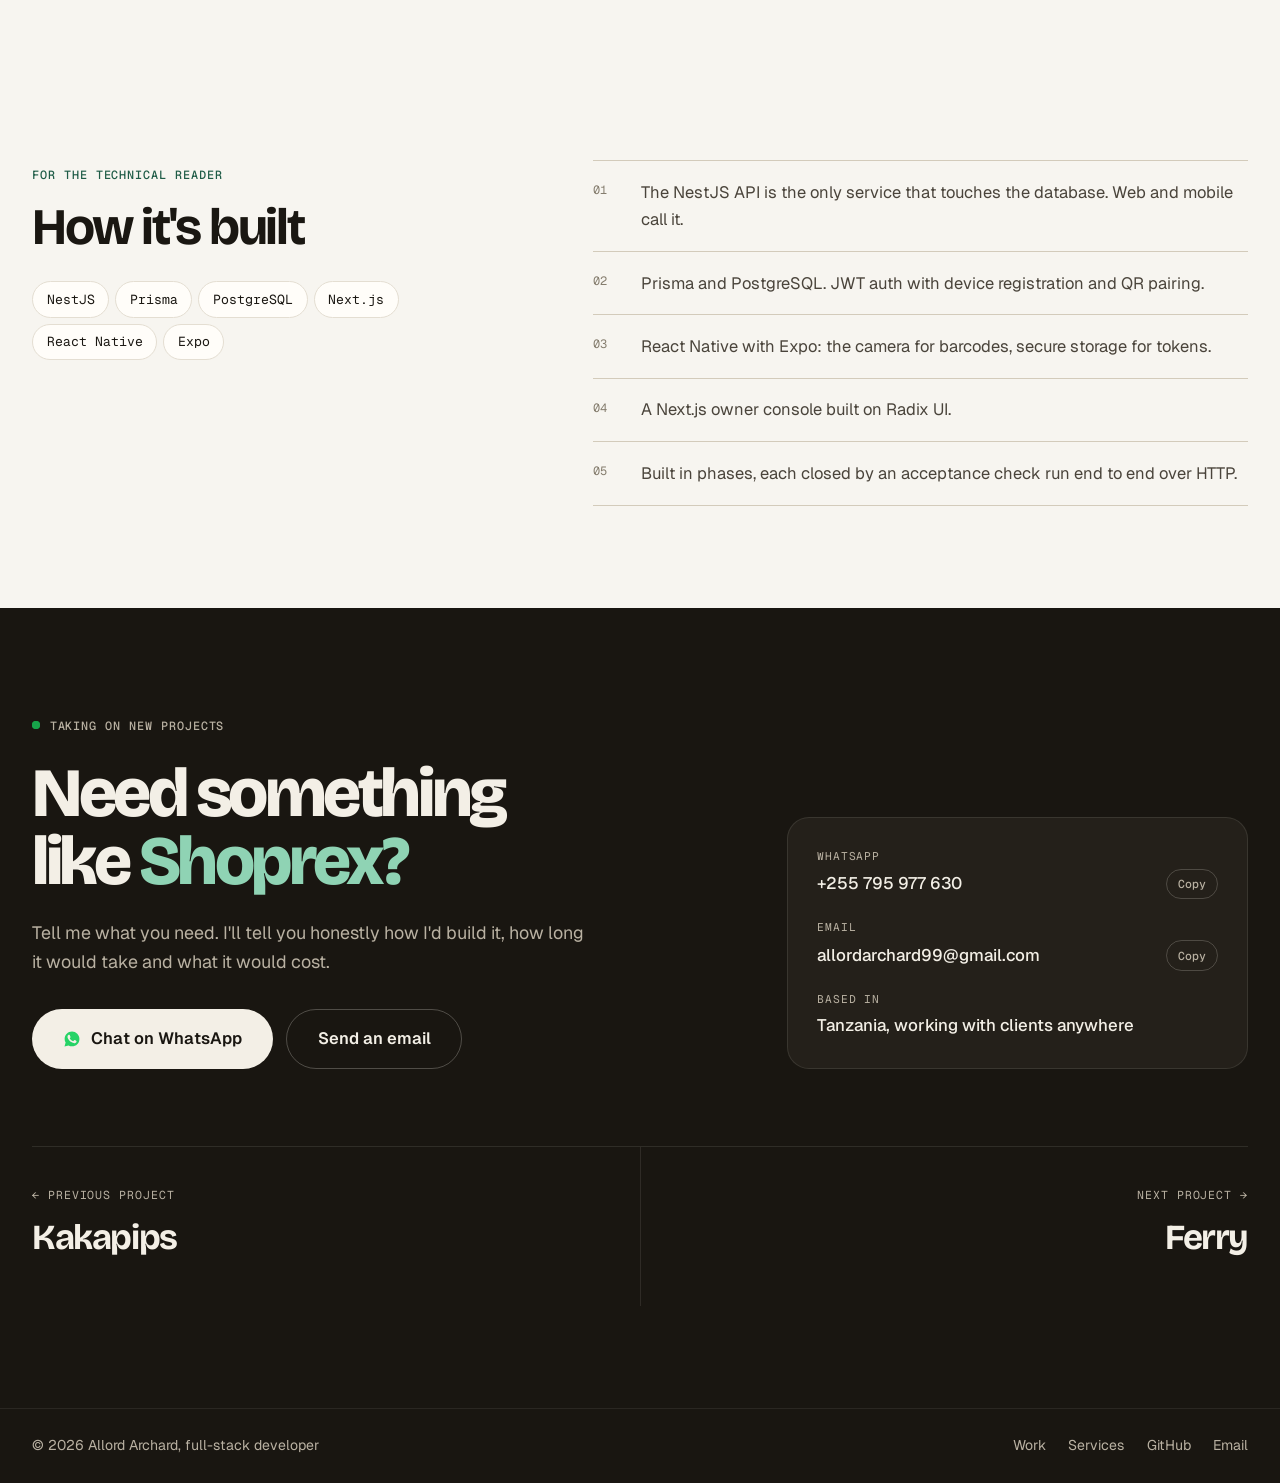
<file: projects/shoprex/index.html>
<!DOCTYPE html>
<html lang="en">
<head>
<meta charset="UTF-8" />
<meta name="viewport" content="width=device-width, initial-scale=1.0, viewport-fit=cover" />
<!-- Generated by tools/build-projects.mjs. Edit tools/projects.mjs or the build script, then rebuild. -->
<title>Shoprex | Built by Allord Archard</title>
<meta name="description" content="Turns an Android phone into a fast till and stock book for Tanzanian shops." />
<meta name="author" content="Allord Archard" />
<meta name="robots" content="index, follow, max-image-preview:large" />
<meta name="theme-color" content="#f7f5f0" />
<link rel="canonical" href="https://kakaallord.github.io/me-portifolio/projects/shoprex/" />
<meta property="og:type" content="website" />
<meta property="og:site_name" content="Allord Archard" />
<meta property="og:url" content="https://kakaallord.github.io/me-portifolio/projects/shoprex/" />
<meta property="og:title" content="Shoprex | Built by Allord Archard" />
<meta property="og:description" content="Turns an Android phone into a fast till and stock book for Tanzanian shops." />
<meta property="og:image" content="https://kakaallord.github.io/me-portifolio/assets/img/og.jpg" />
<meta name="twitter:card" content="summary_large_image" />
<meta name="twitter:title" content="Shoprex | Built by Allord Archard" />
<meta name="twitter:description" content="Turns an Android phone into a fast till and stock book for Tanzanian shops." />
<meta name="twitter:image" content="https://kakaallord.github.io/me-portifolio/assets/img/og.jpg" />
<link rel="icon" href="../../assets/img/favicon.svg" type="image/svg+xml" />
<link rel="manifest" href="../../site.webmanifest" />
<link rel="preconnect" href="https://fonts.googleapis.com" />
<link rel="preconnect" href="https://fonts.gstatic.com" crossorigin />
<link href="https://fonts.googleapis.com/css2?family=Bricolage+Grotesque:opsz,wght@12..96,600..800&family=Geist:wght@400;500;600&family=Geist+Mono:wght@400;500&display=swap" rel="stylesheet" />
<link rel="stylesheet" href="../../assets/css/site.css" />
<link rel="stylesheet" href="../../assets/css/visuals.css" />
<link rel="stylesheet" href="../../assets/css/mobile.css" media="(max-width: 720px)" />
<script>document.documentElement.classList.add('js')</script>
<script type="application/ld+json">
{
  "@context": "https://schema.org",
  "@type": "CreativeWork",
  "name": "Shoprex",
  "description": "Turns an Android phone into a fast till and stock book for Tanzanian shops.",
  "url": "https://kakaallord.github.io/me-portifolio/projects/shoprex/",
  "image": "https://kakaallord.github.io/me-portifolio/assets/img/og.jpg",
  "dateCreated": "2026",
  "keywords": "NestJS, Prisma, PostgreSQL, Next.js, React Native, Expo",
  "creator": {
    "@type": "Person",
    "@id": "https://kakaallord.github.io/me-portifolio/#allord",
    "name": "Allord Archard",
    "url": "https://kakaallord.github.io/me-portifolio/"
  }
}
</script>
</head>
<body style="--p:#8b5cf6">
<a href="#main" class="skip-link">Skip to content</a>

<header class="nav" id="nav">
  <div class="wrap nav__inner">
    <a href="../../" class="brand"><span class="brand__mark">AA</span>Allord Archard</a>
    <nav class="nav__links" aria-label="Primary">
      <a href="../../#work">Work</a>
      <a href="../../#services">Services</a>
      <a href="../../#process">How I work</a>
      <a href="../../#about">About</a>
    </nav>
    <div class="nav__cta">
      <span class="nav__status"><span class="dot"></span>Available for projects</span>
      <a class="btn btn--ink btn--wa" data-whatsapp href="https://wa.me/255795977630"><svg class="wa-ic" viewBox="0 0 24 24" fill="currentColor" aria-hidden="true"><path fill-rule="evenodd" d="M12.04 2C6.6 2 2.18 6.42 2.18 11.86c0 1.74.46 3.44 1.32 4.94L2 22l5.34-1.4a9.8 9.8 0 004.7 1.2h.01c5.44 0 9.86-4.42 9.86-9.86 0-2.63-1.03-5.11-2.89-6.97A9.8 9.8 0 0012.04 2zm5.43 12.38c-.3-.15-1.75-.86-2.02-.96-.27-.1-.47-.15-.67.15-.2.3-.77.96-.94 1.16-.17.2-.35.22-.65.07-.3-.15-1.25-.46-2.38-1.47-.88-.78-1.47-1.75-1.64-2.05-.17-.3-.02-.46.13-.61.13-.13.3-.35.45-.52.15-.17.2-.3.3-.5.1-.2.05-.37-.03-.52-.07-.15-.67-1.6-.92-2.2-.24-.58-.49-.5-.67-.51h-.57c-.2 0-.52.07-.79.37-.27.3-1.04 1.01-1.04 2.47s1.06 2.86 1.21 3.06c.15.2 2.1 3.2 5.08 4.49.71.3 1.26.49 1.69.63.71.22 1.36.19 1.87.12.57-.09 1.75-.72 2-1.41.25-.69.25-1.28.17-1.41-.07-.13-.27-.2-.57-.35z"/></svg>Hire me</a>
    </div>
  </div>
</header>

<main id="main">

<section class="ph">
  <div class="wrap ph__grid">
    <div>
      <nav class="crumbs rise" aria-label="Breadcrumb"><a href="../../#work">Work</a><svg viewBox="0 0 24 24" fill="none" stroke="currentColor" stroke-width="2" stroke-linecap="round" stroke-linejoin="round" aria-hidden="true"><path d="M9 6l6 6-6 6"/></svg><span>Shoprex</span></nav>
      <p class="ph__client rise"><i></i>Own product, built for shops · Retail platform</p>
      <h1 class="rise" style="--d:80ms">Shoprex</h1>
      <p class="ph__tag rise" style="--d:140ms">Turns an Android phone into a fast till and stock book for Tanzanian shops.</p>
      <div class="ph__actions rise" style="--d:200ms">
        
        <a class="btn btn--ink btn--lg btn--wa" data-whatsapp data-wa-text="Hi Allord! I saw Shoprex on your portfolio and I&#39;d like something similar built. Are you available?" href="https://wa.me/255795977630"><svg class="wa-ic" viewBox="0 0 24 24" fill="currentColor" aria-hidden="true"><path fill-rule="evenodd" d="M12.04 2C6.6 2 2.18 6.42 2.18 11.86c0 1.74.46 3.44 1.32 4.94L2 22l5.34-1.4a9.8 9.8 0 004.7 1.2h.01c5.44 0 9.86-4.42 9.86-9.86 0-2.63-1.03-5.11-2.89-6.97A9.8 9.8 0 0012.04 2zm5.43 12.38c-.3-.15-1.75-.86-2.02-.96-.27-.1-.47-.15-.67.15-.2.3-.77.96-.94 1.16-.17.2-.35.22-.65.07-.3-.15-1.25-.46-2.38-1.47-.88-.78-1.47-1.75-1.64-2.05-.17-.3-.02-.46.13-.61.13-.13.3-.35.45-.52.15-.17.2-.3.3-.5.1-.2.05-.37-.03-.52-.07-.15-.67-1.6-.92-2.2-.24-.58-.49-.5-.67-.51h-.57c-.2 0-.52.07-.79.37-.27.3-1.04 1.01-1.04 2.47s1.06 2.86 1.21 3.06c.15.2 2.1 3.2 5.08 4.49.71.3 1.26.49 1.69.63.71.22 1.36.19 1.87.12.57-.09 1.75-.72 2-1.41.25-.69.25-1.28.17-1.41-.07-.13-.27-.2-.57-.35z"/></svg>Build something like this</a>
      </div>
      <dl class="ph__meta rise" style="--d:260ms">
        <div><dt>Platform</dt><dd>Android, Web</dd></div>
        <div><dt>Status</dt><dd>In development</dd></div>
        <div><dt>Built with</dt><dd>NestJS, Prisma, PostgreSQL</dd></div>
        <div><dt>Year</dt><dd>2026</dd></div>
      </dl>
    </div>
    <div class="ph__visual rise" style="--d:180ms"><figure class="frame frame--window"><div class="frame__bar"><i></i><i></i><i></i><span></span></div><div class="v v-pos v-grid" data-v="pos">
        <div class="v-pos__float v-pos__float--a">Mauzo ya leo<b>TSh 1,284,500</b></div>
        <div class="v-pos__float v-pos__float--b">Stoo inaisha<b>Sukari 1kg · 6 zimebaki</b></div>
        <div class="v-phone"><div class="v-phone__screen">
          <div class="v-pos__head">Duka la Mama Neema<b>Mauzo mapya</b></div>
          <div class="v-pos__scan"></div>
          <div class="v-pos__rows"><div class="v-pos__row" data-price="6000"><span>Sukari 1kg × 2</span><span>6,000</span></div><div class="v-pos__row" data-price="4200"><span>Unga 2kg</span><span>4,200</span></div><div class="v-pos__row" data-price="7500"><span>Mafuta 1L</span><span>7,500</span></div><div class="v-pos__row" data-price="2800"><span>Sabuni</span><span>2,800</span></div></div>
          <div class="v-pos__total">Jumla <b data-total>TSh 0</b></div>
          <div class="v-pos__btn" data-done="Imeuzwa ✓">Uza</div>
        </div></div>
      </div></figure></div>
  </div>
</section>

<section class="section" aria-labelledby="ov-h">
  <div class="wrap overview">
    <div data-reveal>
      <span class="label label--accent" id="ov-h">Overview</span>
      <p class="big" style="margin-top:1rem">Most small shops run on a notebook. Shoprex puts selling and stock on the phone the shopkeeper already owns: scan a barcode, sell, and the stock and the day&#39;s takings update themselves. Owners get a web console to see every branch, worker and device. Swahili first, English ready, prices in TSh.</p>
    </div>
    <ul class="stats" data-reveal="100">
      <li><b data-count="3">3</b><span>apps: API, owner console, Android</span></li>
      <li><b data-count="1">1</b><span>backend that owns every rule</span></li>
      <li><b data-count="2">2</b><span>languages, Swahili and English</span></li>
      <li><b data-count="0">0</b><span>database access from the apps</span></li>
    </ul>
  </div>
</section>

<section class="section" style="padding-top:0" aria-labelledby="feat-h">
  <div class="wrap">
    <div class="sec-head" data-reveal><h2 class="h2" id="feat-h">What it does</h2></div>
    <div class="features">
      <div class="feature" data-reveal="0"><h3><i>01</i>Sell in seconds</h3><p>Scan with the phone camera, adjust the quantity, take payment. Built for a queue at the counter.</p></div>
      <div class="feature" data-reveal="70"><h3><i>02</i>Stock that keeps itself</h3><p>Every sale moves stock. Deliveries and corrections are recorded with who made them.</p></div>
      <div class="feature" data-reveal="140"><h3><i>03</i>Owners, managers, workers</h3><p>Each role sees and does only what it should, on registered devices.</p></div>
      <div class="feature" data-reveal="0"><h3><i>04</i>Many shops, one owner</h3><p>Branches, products and reports across the whole business in a web console.</p></div>
      <div class="feature" data-reveal="70"><h3><i>05</i>An audit trail</h3><p>Every change to a price, stock or sale is kept, so mistakes can be traced and fixed.</p></div>
      <div class="feature" data-reveal="140"><h3><i>06</i>Swahili first</h3><p>The whole interface reads naturally in Swahili, with English one tap away.</p></div>
    </div>
  </div>
</section>

<section class="section" aria-labelledby="tech-h">
  <div class="wrap tech">
    <div data-reveal>
      <span class="label label--accent">For the technical reader</span>
      <h2 class="h2" id="tech-h" style="margin:0.8rem 0 1.6rem">How it's built</h2>
      <ul class="tags"><li>NestJS</li><li>Prisma</li><li>PostgreSQL</li><li>Next.js</li><li>React Native</li><li>Expo</li></ul>
    </div>
    <ol class="hood" data-reveal="100">
      <li>The NestJS API is the only service that touches the database. Web and mobile call it.</li>
      <li>Prisma and PostgreSQL. JWT auth with device registration and QR pairing.</li>
      <li>React Native with Expo: the camera for barcodes, secure storage for tokens.</li>
      <li>A Next.js owner console built on Radix UI.</li>
      <li>Built in phases, each closed by an acceptance check run end to end over HTTP.</li>
    </ol>
  </div>
</section>

<section class="section contact" id="contact">
  <div class="wrap">
    <div class="contact__grid">
      <div data-reveal>
        <span class="label" style="color:var(--on-dark-2)"><span class="dot"></span>Taking on new projects</span>
        <h2 style="margin-top:1.4rem">Need something like <em>Shoprex?</em></h2>
        <p>Tell me what you need. I&#39;ll tell you honestly how I&#39;d build it, how long it would take and what it would cost.</p>
        <div class="contact__actions">
          <a class="btn btn--light btn--lg btn--wa" data-whatsapp data-wa-text="Hi Allord! I saw Shoprex on your portfolio and I&#39;d like something similar built. Are you available?" href="https://wa.me/255795977630"><svg class="wa-ic" viewBox="0 0 24 24" fill="currentColor" aria-hidden="true"><path fill-rule="evenodd" d="M12.04 2C6.6 2 2.18 6.42 2.18 11.86c0 1.74.46 3.44 1.32 4.94L2 22l5.34-1.4a9.8 9.8 0 004.7 1.2h.01c5.44 0 9.86-4.42 9.86-9.86 0-2.63-1.03-5.11-2.89-6.97A9.8 9.8 0 0012.04 2zm5.43 12.38c-.3-.15-1.75-.86-2.02-.96-.27-.1-.47-.15-.67.15-.2.3-.77.96-.94 1.16-.17.2-.35.22-.65.07-.3-.15-1.25-.46-2.38-1.47-.88-.78-1.47-1.75-1.64-2.05-.17-.3-.02-.46.13-.61.13-.13.3-.35.45-.52.15-.17.2-.3.3-.5.1-.2.05-.37-.03-.52-.07-.15-.67-1.6-.92-2.2-.24-.58-.49-.5-.67-.51h-.57c-.2 0-.52.07-.79.37-.27.3-1.04 1.01-1.04 2.47s1.06 2.86 1.21 3.06c.15.2 2.1 3.2 5.08 4.49.71.3 1.26.49 1.69.63.71.22 1.36.19 1.87.12.57-.09 1.75-.72 2-1.41.25-.69.25-1.28.17-1.41-.07-.13-.27-.2-.57-.35z"/></svg>Chat on WhatsApp</a>
          <a class="btn btn--ghost-dark btn--lg" data-email href="mailto:allordarchard99@gmail.com">Send an email</a>
        </div>
      </div>
      <div class="contact__card" data-reveal="120">
        <div class="contact__row"><span class="k">WhatsApp</span><span class="val">+255 795 977 630 <button class="copy" data-copy="+255795977630">Copy</button></span></div>
        <div class="contact__row"><span class="k">Email</span><span class="val">allordarchard99@gmail.com <button class="copy" data-copy="email">Copy</button></span></div>
        <div class="contact__row"><span class="k">Based in</span><span class="val">Tanzania, working with clients anywhere</span></div>
      </div>
    </div>
    <nav class="pager" aria-label="More projects" style="margin-top:clamp(3.5rem,6vw,5rem)">
      <a href="../../projects/kakapips/"><span class="k">← Previous project</span><b>Kakapips</b></a>
      <a href="../../projects/ferry/"><span class="k">Next project →</span><b>Ferry</b></a>
    </nav>
  </div>
</section>

</main>

<footer class="footer">
  <div class="wrap footer__inner">
    <span>© <span data-year>2026</span> Allord Archard, full-stack developer</span>
    <nav aria-label="Footer">
      <a href="../../#work">Work</a>
      <a href="../../#services">Services</a>
      <a data-github href="https://github.com/kakaAllord" target="_blank" rel="noopener">GitHub</a>
      <a data-email href="mailto:allordarchard99@gmail.com">Email</a>
    </nav>
  </div>
</footer>

<nav class="dock" aria-label="Quick links">
  <a href="../../#work"><svg viewBox="0 0 24 24" fill="none" stroke="currentColor" stroke-width="1.8" stroke-linecap="round" stroke-linejoin="round" aria-hidden="true"><rect x="4" y="4" width="7" height="7" rx="2"/><rect x="13" y="4" width="7" height="7" rx="2"/><rect x="4" y="13" width="7" height="7" rx="2"/><rect x="13" y="13" width="7" height="7" rx="2"/></svg>All work</a>
  <a class="dock__cta" data-whatsapp data-wa-text="Hi Allord! I saw Shoprex on your portfolio and I&#39;d like something similar built. Are you available?" href="https://wa.me/255795977630"><svg class="wa-ic" viewBox="0 0 24 24" fill="currentColor" aria-hidden="true"><path fill-rule="evenodd" d="M12.04 2C6.6 2 2.18 6.42 2.18 11.86c0 1.74.46 3.44 1.32 4.94L2 22l5.34-1.4a9.8 9.8 0 004.7 1.2h.01c5.44 0 9.86-4.42 9.86-9.86 0-2.63-1.03-5.11-2.89-6.97A9.8 9.8 0 0012.04 2zm5.43 12.38c-.3-.15-1.75-.86-2.02-.96-.27-.1-.47-.15-.67.15-.2.3-.77.96-.94 1.16-.17.2-.35.22-.65.07-.3-.15-1.25-.46-2.38-1.47-.88-.78-1.47-1.75-1.64-2.05-.17-.3-.02-.46.13-.61.13-.13.3-.35.45-.52.15-.17.2-.3.3-.5.1-.2.05-.37-.03-.52-.07-.15-.67-1.6-.92-2.2-.24-.58-.49-.5-.67-.51h-.57c-.2 0-.52.07-.79.37-.27.3-1.04 1.01-1.04 2.47s1.06 2.86 1.21 3.06c.15.2 2.1 3.2 5.08 4.49.71.3 1.26.49 1.69.63.71.22 1.36.19 1.87.12.57-.09 1.75-.72 2-1.41.25-.69.25-1.28.17-1.41-.07-.13-.27-.2-.57-.35z"/></svg>Build like this</a>
</nav>

<script src="../../assets/js/config.js"></script>
<script src="../../assets/js/visuals.js"></script>
<script src="../../assets/js/site.js"></script>
</body>
</html>
</file>
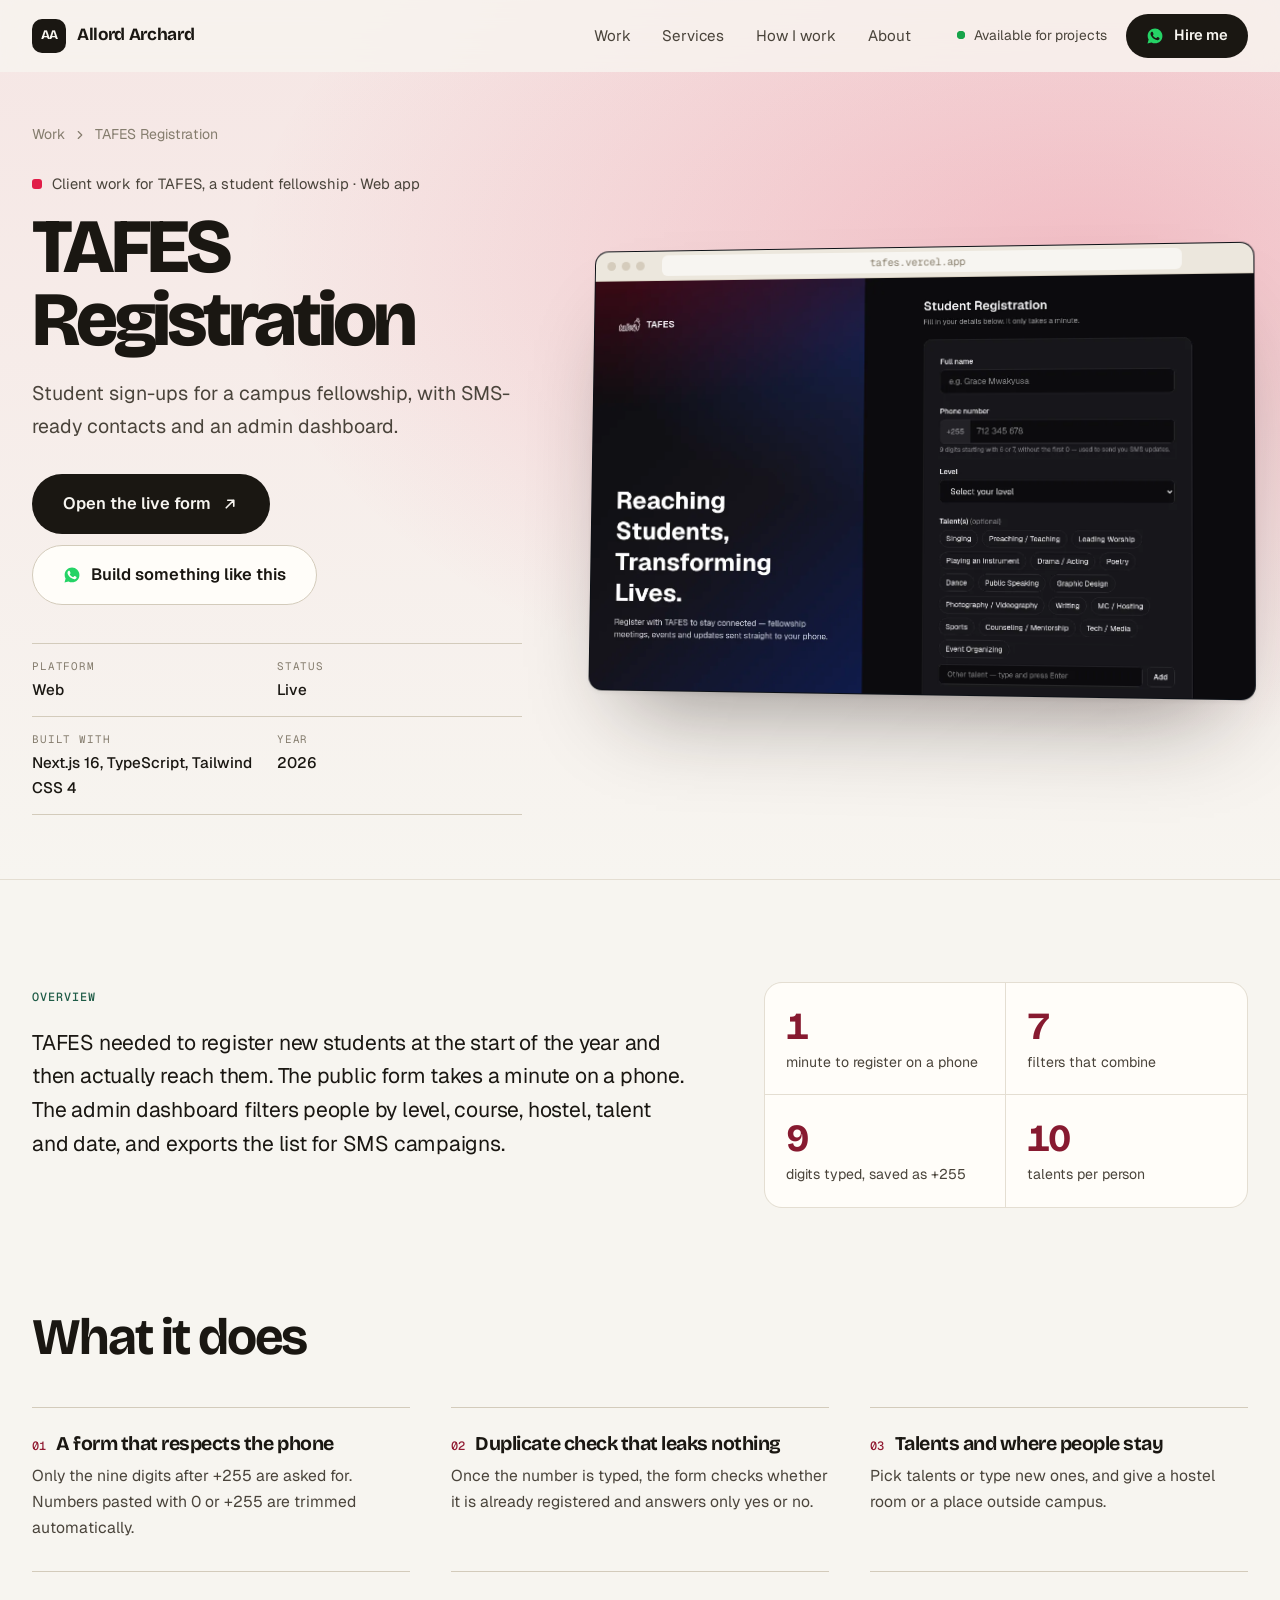
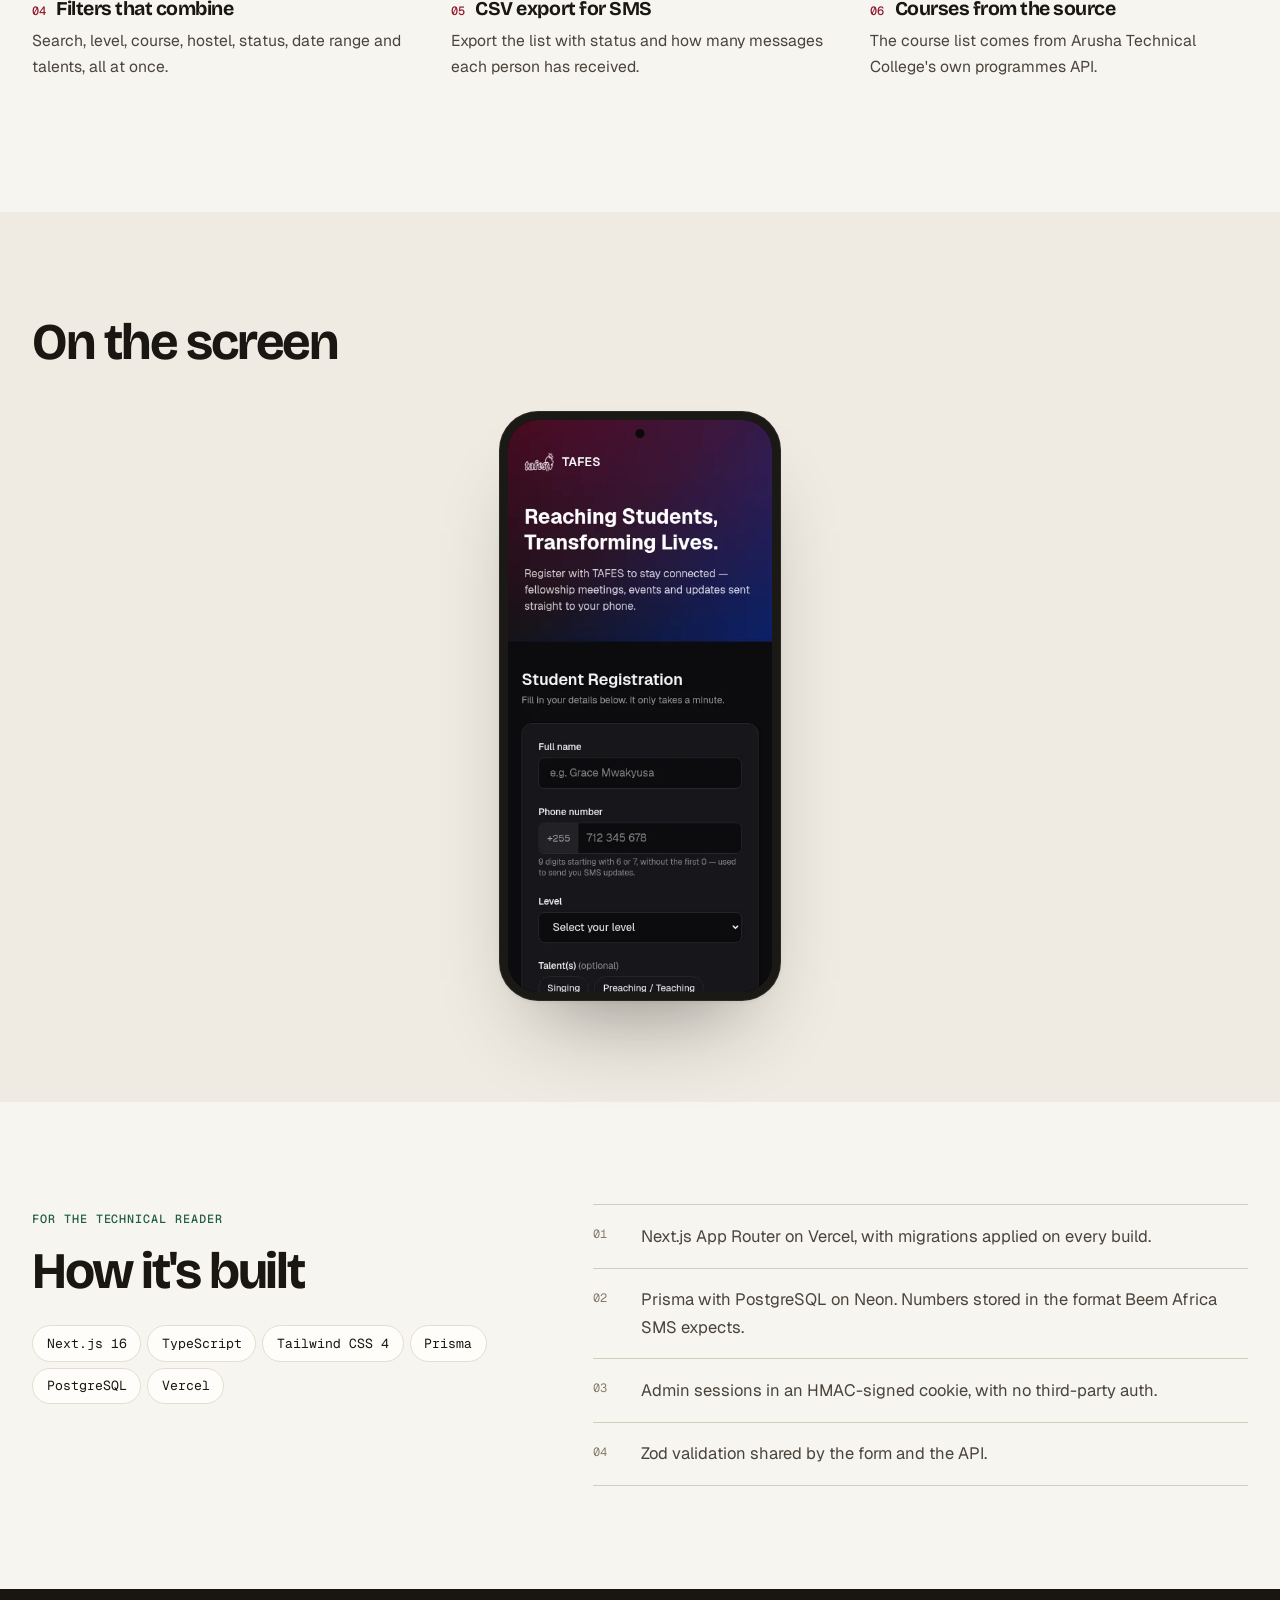
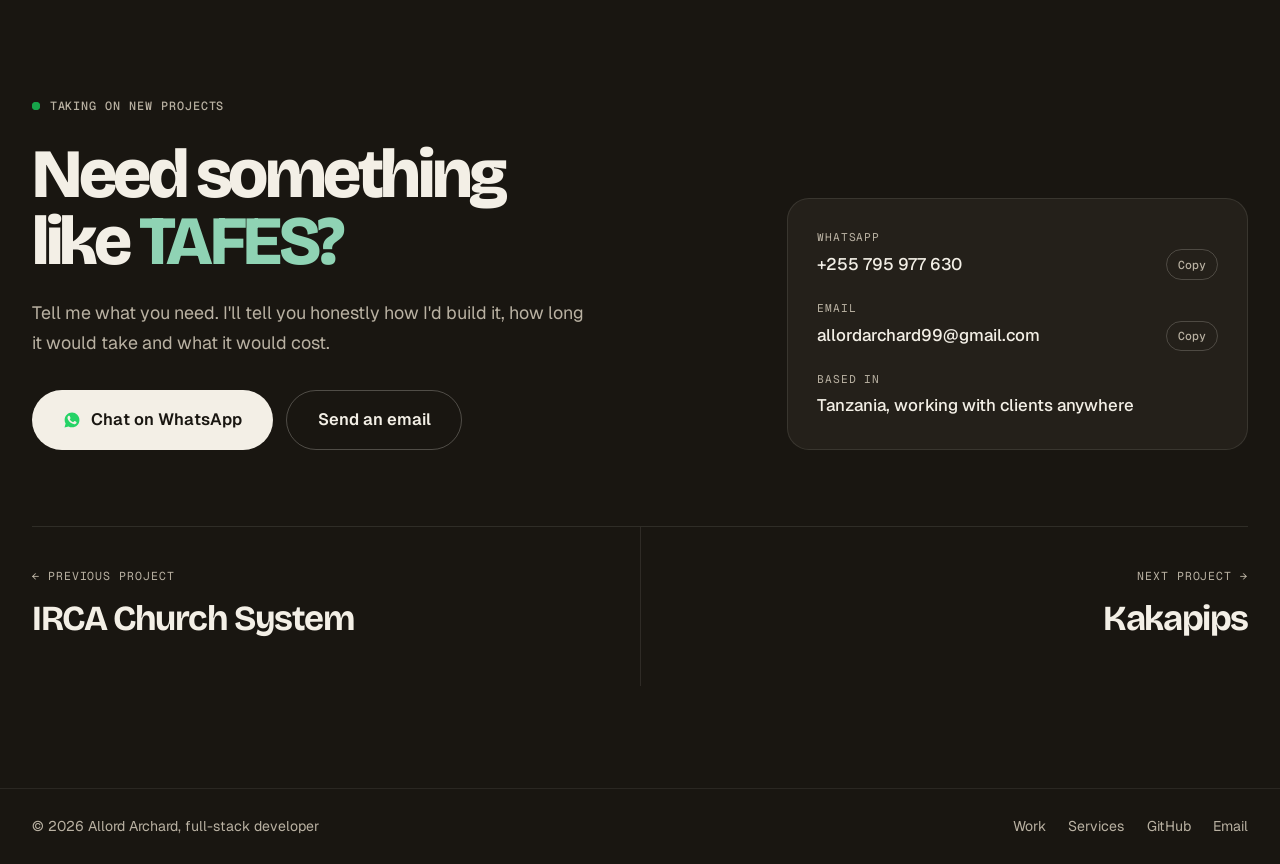
<file: projects/tafes/index.html>
<!DOCTYPE html>
<html lang="en">
<head>
<meta charset="UTF-8" />
<meta name="viewport" content="width=device-width, initial-scale=1.0, viewport-fit=cover" />
<!-- Generated by tools/build-projects.mjs. Edit tools/projects.mjs or the build script, then rebuild. -->
<title>TAFES Registration | Built by Allord Archard</title>
<meta name="description" content="Student sign-ups for a campus fellowship, with SMS-ready contacts and an admin dashboard." />
<meta name="author" content="Allord Archard" />
<meta name="robots" content="index, follow, max-image-preview:large" />
<meta name="theme-color" content="#f7f5f0" />
<link rel="canonical" href="https://kakaallord.github.io/me-portifolio/projects/tafes/" />
<meta property="og:type" content="website" />
<meta property="og:site_name" content="Allord Archard" />
<meta property="og:url" content="https://kakaallord.github.io/me-portifolio/projects/tafes/" />
<meta property="og:title" content="TAFES Registration | Built by Allord Archard" />
<meta property="og:description" content="Student sign-ups for a campus fellowship, with SMS-ready contacts and an admin dashboard." />
<meta property="og:image" content="https://kakaallord.github.io/me-portifolio/assets/img/projects/tafes/desktop.webp" />
<meta name="twitter:card" content="summary_large_image" />
<meta name="twitter:title" content="TAFES Registration | Built by Allord Archard" />
<meta name="twitter:description" content="Student sign-ups for a campus fellowship, with SMS-ready contacts and an admin dashboard." />
<meta name="twitter:image" content="https://kakaallord.github.io/me-portifolio/assets/img/projects/tafes/desktop.webp" />
<link rel="icon" href="../../assets/img/favicon.svg" type="image/svg+xml" />
<link rel="manifest" href="../../site.webmanifest" />
<link rel="preconnect" href="https://fonts.googleapis.com" />
<link rel="preconnect" href="https://fonts.gstatic.com" crossorigin />
<link href="https://fonts.googleapis.com/css2?family=Bricolage+Grotesque:opsz,wght@12..96,600..800&family=Geist:wght@400;500;600&family=Geist+Mono:wght@400;500&display=swap" rel="stylesheet" />
<link rel="stylesheet" href="../../assets/css/site.css" />
<link rel="stylesheet" href="../../assets/css/visuals.css" />
<link rel="stylesheet" href="../../assets/css/mobile.css" media="(max-width: 720px)" />
<script>document.documentElement.classList.add('js')</script>
<script type="application/ld+json">
{
  "@context": "https://schema.org",
  "@type": "CreativeWork",
  "name": "TAFES Registration",
  "description": "Student sign-ups for a campus fellowship, with SMS-ready contacts and an admin dashboard.",
  "url": "https://kakaallord.github.io/me-portifolio/projects/tafes/",
  "image": "https://kakaallord.github.io/me-portifolio/assets/img/projects/tafes/desktop.webp",
  "dateCreated": "2026",
  "keywords": "Next.js 16, TypeScript, Tailwind CSS 4, Prisma, PostgreSQL, Vercel",
  "creator": {
    "@type": "Person",
    "@id": "https://kakaallord.github.io/me-portifolio/#allord",
    "name": "Allord Archard",
    "url": "https://kakaallord.github.io/me-portifolio/"
  },
  "sameAs": "https://tafes.vercel.app"
}
</script>
</head>
<body style="--p:#e11d48">
<a href="#main" class="skip-link">Skip to content</a>

<header class="nav" id="nav">
  <div class="wrap nav__inner">
    <a href="../../" class="brand"><span class="brand__mark">AA</span>Allord Archard</a>
    <nav class="nav__links" aria-label="Primary">
      <a href="../../#work">Work</a>
      <a href="../../#services">Services</a>
      <a href="../../#process">How I work</a>
      <a href="../../#about">About</a>
    </nav>
    <div class="nav__cta">
      <span class="nav__status"><span class="dot"></span>Available for projects</span>
      <a class="btn btn--ink btn--wa" data-whatsapp href="https://wa.me/255795977630"><svg class="wa-ic" viewBox="0 0 24 24" fill="currentColor" aria-hidden="true"><path fill-rule="evenodd" d="M12.04 2C6.6 2 2.18 6.42 2.18 11.86c0 1.74.46 3.44 1.32 4.94L2 22l5.34-1.4a9.8 9.8 0 004.7 1.2h.01c5.44 0 9.86-4.42 9.86-9.86 0-2.63-1.03-5.11-2.89-6.97A9.8 9.8 0 0012.04 2zm5.43 12.38c-.3-.15-1.75-.86-2.02-.96-.27-.1-.47-.15-.67.15-.2.3-.77.96-.94 1.16-.17.2-.35.22-.65.07-.3-.15-1.25-.46-2.38-1.47-.88-.78-1.47-1.75-1.64-2.05-.17-.3-.02-.46.13-.61.13-.13.3-.35.45-.52.15-.17.2-.3.3-.5.1-.2.05-.37-.03-.52-.07-.15-.67-1.6-.92-2.2-.24-.58-.49-.5-.67-.51h-.57c-.2 0-.52.07-.79.37-.27.3-1.04 1.01-1.04 2.47s1.06 2.86 1.21 3.06c.15.2 2.1 3.2 5.08 4.49.71.3 1.26.49 1.69.63.71.22 1.36.19 1.87.12.57-.09 1.75-.72 2-1.41.25-.69.25-1.28.17-1.41-.07-.13-.27-.2-.57-.35z"/></svg>Hire me</a>
    </div>
  </div>
</header>

<main id="main">

<section class="ph">
  <div class="wrap ph__grid">
    <div>
      <nav class="crumbs rise" aria-label="Breadcrumb"><a href="../../#work">Work</a><svg viewBox="0 0 24 24" fill="none" stroke="currentColor" stroke-width="2" stroke-linecap="round" stroke-linejoin="round" aria-hidden="true"><path d="M9 6l6 6-6 6"/></svg><span>TAFES Registration</span></nav>
      <p class="ph__client rise"><i></i>Client work for TAFES, a student fellowship · Web app</p>
      <h1 class="rise" style="--d:80ms">TAFES Registration</h1>
      <p class="ph__tag rise" style="--d:140ms">Student sign-ups for a campus fellowship, with SMS-ready contacts and an admin dashboard.</p>
      <div class="ph__actions rise" style="--d:200ms">
        <a class="btn btn--ink btn--lg" href="https://tafes.vercel.app" target="_blank" rel="noopener">Open the live form<svg viewBox="0 0 24 24" fill="none" stroke="currentColor" stroke-width="2.2" stroke-linecap="round" stroke-linejoin="round" aria-hidden="true"><path d="M7 17L17 7M9 7h8v8"/></svg></a>
        <a class="btn btn--line btn--lg btn--wa" data-whatsapp data-wa-text="Hi Allord! I saw TAFES on your portfolio and I&#39;d like something similar built. Are you available?" href="https://wa.me/255795977630"><svg class="wa-ic" viewBox="0 0 24 24" fill="currentColor" aria-hidden="true"><path fill-rule="evenodd" d="M12.04 2C6.6 2 2.18 6.42 2.18 11.86c0 1.74.46 3.44 1.32 4.94L2 22l5.34-1.4a9.8 9.8 0 004.7 1.2h.01c5.44 0 9.86-4.42 9.86-9.86 0-2.63-1.03-5.11-2.89-6.97A9.8 9.8 0 0012.04 2zm5.43 12.38c-.3-.15-1.75-.86-2.02-.96-.27-.1-.47-.15-.67.15-.2.3-.77.96-.94 1.16-.17.2-.35.22-.65.07-.3-.15-1.25-.46-2.38-1.47-.88-.78-1.47-1.75-1.64-2.05-.17-.3-.02-.46.13-.61.13-.13.3-.35.45-.52.15-.17.2-.3.3-.5.1-.2.05-.37-.03-.52-.07-.15-.67-1.6-.92-2.2-.24-.58-.49-.5-.67-.51h-.57c-.2 0-.52.07-.79.37-.27.3-1.04 1.01-1.04 2.47s1.06 2.86 1.21 3.06c.15.2 2.1 3.2 5.08 4.49.71.3 1.26.49 1.69.63.71.22 1.36.19 1.87.12.57-.09 1.75-.72 2-1.41.25-.69.25-1.28.17-1.41-.07-.13-.27-.2-.57-.35z"/></svg>Build something like this</a>
      </div>
      <dl class="ph__meta rise" style="--d:260ms">
        <div><dt>Platform</dt><dd>Web</dd></div>
        <div><dt>Status</dt><dd>Live</dd></div>
        <div><dt>Built with</dt><dd>Next.js 16, TypeScript, Tailwind CSS 4</dd></div>
        <div><dt>Year</dt><dd>2026</dd></div>
      </dl>
    </div>
    <div class="ph__visual rise" style="--d:180ms"><figure class="frame frame--window"><div class="frame__bar"><i></i><i></i><i></i><span>tafes.vercel.app</span></div><img src="../../assets/img/projects/tafes/desktop.webp" alt="TAFES Registration: Student sign-ups for a campus fellowship, with SMS-ready contacts and an admin dashboard." fetchpriority="high" decoding="async" /></figure></div>
  </div>
</section>

<section class="section" aria-labelledby="ov-h">
  <div class="wrap overview">
    <div data-reveal>
      <span class="label label--accent" id="ov-h">Overview</span>
      <p class="big" style="margin-top:1rem">TAFES needed to register new students at the start of the year and then actually reach them. The public form takes a minute on a phone. The admin dashboard filters people by level, course, hostel, talent and date, and exports the list for SMS campaigns.</p>
    </div>
    <ul class="stats" data-reveal="100">
      <li><b data-count="1">1</b><span>minute to register on a phone</span></li>
      <li><b data-count="7">7</b><span>filters that combine</span></li>
      <li><b data-count="9">9</b><span>digits typed, saved as +255</span></li>
      <li><b data-count="10">10</b><span>talents per person</span></li>
    </ul>
  </div>
</section>

<section class="section" style="padding-top:0" aria-labelledby="feat-h">
  <div class="wrap">
    <div class="sec-head" data-reveal><h2 class="h2" id="feat-h">What it does</h2></div>
    <div class="features">
      <div class="feature" data-reveal="0"><h3><i>01</i>A form that respects the phone</h3><p>Only the nine digits after +255 are asked for. Numbers pasted with 0 or +255 are trimmed automatically.</p></div>
      <div class="feature" data-reveal="70"><h3><i>02</i>Duplicate check that leaks nothing</h3><p>Once the number is typed, the form checks whether it is already registered and answers only yes or no.</p></div>
      <div class="feature" data-reveal="140"><h3><i>03</i>Talents and where people stay</h3><p>Pick talents or type new ones, and give a hostel room or a place outside campus.</p></div>
      <div class="feature" data-reveal="0"><h3><i>04</i>Filters that combine</h3><p>Search, level, course, hostel, status, date range and talents, all at once.</p></div>
      <div class="feature" data-reveal="70"><h3><i>05</i>CSV export for SMS</h3><p>Export the list with status and how many messages each person has received.</p></div>
      <div class="feature" data-reveal="140"><h3><i>06</i>Courses from the source</h3><p>The course list comes from Arusha Technical College&#39;s own programmes API.</p></div>
    </div>
  </div>
</section>

<section class="section story-sec" aria-labelledby="screens-h">
  <div class="wrap">
    <div class="sec-head" data-reveal><h2 class="h2" id="screens-h">On the screen</h2></div>
    <div class="screens">
      <div class="screens__item screens__item--phone" data-reveal="0"><figure class="frame frame--phone"><img src="../../assets/img/projects/tafes/mobile.webp" alt="TAFES Registration screen" loading="lazy" decoding="async" /></figure></div>
    </div>
  </div>
</section>
<section class="section" aria-labelledby="tech-h">
  <div class="wrap tech">
    <div data-reveal>
      <span class="label label--accent">For the technical reader</span>
      <h2 class="h2" id="tech-h" style="margin:0.8rem 0 1.6rem">How it's built</h2>
      <ul class="tags"><li>Next.js 16</li><li>TypeScript</li><li>Tailwind CSS 4</li><li>Prisma</li><li>PostgreSQL</li><li>Vercel</li></ul>
    </div>
    <ol class="hood" data-reveal="100">
      <li>Next.js App Router on Vercel, with migrations applied on every build.</li>
      <li>Prisma with PostgreSQL on Neon. Numbers stored in the format Beem Africa SMS expects.</li>
      <li>Admin sessions in an HMAC-signed cookie, with no third-party auth.</li>
      <li>Zod validation shared by the form and the API.</li>
    </ol>
  </div>
</section>

<section class="section contact" id="contact">
  <div class="wrap">
    <div class="contact__grid">
      <div data-reveal>
        <span class="label" style="color:var(--on-dark-2)"><span class="dot"></span>Taking on new projects</span>
        <h2 style="margin-top:1.4rem">Need something like <em>TAFES?</em></h2>
        <p>Tell me what you need. I&#39;ll tell you honestly how I&#39;d build it, how long it would take and what it would cost.</p>
        <div class="contact__actions">
          <a class="btn btn--light btn--lg btn--wa" data-whatsapp data-wa-text="Hi Allord! I saw TAFES on your portfolio and I&#39;d like something similar built. Are you available?" href="https://wa.me/255795977630"><svg class="wa-ic" viewBox="0 0 24 24" fill="currentColor" aria-hidden="true"><path fill-rule="evenodd" d="M12.04 2C6.6 2 2.18 6.42 2.18 11.86c0 1.74.46 3.44 1.32 4.94L2 22l5.34-1.4a9.8 9.8 0 004.7 1.2h.01c5.44 0 9.86-4.42 9.86-9.86 0-2.63-1.03-5.11-2.89-6.97A9.8 9.8 0 0012.04 2zm5.43 12.38c-.3-.15-1.75-.86-2.02-.96-.27-.1-.47-.15-.67.15-.2.3-.77.96-.94 1.16-.17.2-.35.22-.65.07-.3-.15-1.25-.46-2.38-1.47-.88-.78-1.47-1.75-1.64-2.05-.17-.3-.02-.46.13-.61.13-.13.3-.35.45-.52.15-.17.2-.3.3-.5.1-.2.05-.37-.03-.52-.07-.15-.67-1.6-.92-2.2-.24-.58-.49-.5-.67-.51h-.57c-.2 0-.52.07-.79.37-.27.3-1.04 1.01-1.04 2.47s1.06 2.86 1.21 3.06c.15.2 2.1 3.2 5.08 4.49.71.3 1.26.49 1.69.63.71.22 1.36.19 1.87.12.57-.09 1.75-.72 2-1.41.25-.69.25-1.28.17-1.41-.07-.13-.27-.2-.57-.35z"/></svg>Chat on WhatsApp</a>
          <a class="btn btn--ghost-dark btn--lg" data-email href="mailto:allordarchard99@gmail.com">Send an email</a>
        </div>
      </div>
      <div class="contact__card" data-reveal="120">
        <div class="contact__row"><span class="k">WhatsApp</span><span class="val">+255 795 977 630 <button class="copy" data-copy="+255795977630">Copy</button></span></div>
        <div class="contact__row"><span class="k">Email</span><span class="val">allordarchard99@gmail.com <button class="copy" data-copy="email">Copy</button></span></div>
        <div class="contact__row"><span class="k">Based in</span><span class="val">Tanzania, working with clients anywhere</span></div>
      </div>
    </div>
    <nav class="pager" aria-label="More projects" style="margin-top:clamp(3.5rem,6vw,5rem)">
      <a href="../../projects/irca/"><span class="k">← Previous project</span><b>IRCA Church System</b></a>
      <a href="../../projects/kakapips/"><span class="k">Next project →</span><b>Kakapips</b></a>
    </nav>
  </div>
</section>

</main>

<footer class="footer">
  <div class="wrap footer__inner">
    <span>© <span data-year>2026</span> Allord Archard, full-stack developer</span>
    <nav aria-label="Footer">
      <a href="../../#work">Work</a>
      <a href="../../#services">Services</a>
      <a data-github href="https://github.com/kakaAllord" target="_blank" rel="noopener">GitHub</a>
      <a data-email href="mailto:allordarchard99@gmail.com">Email</a>
    </nav>
  </div>
</footer>

<nav class="dock" aria-label="Quick links">
  <a href="../../#work"><svg viewBox="0 0 24 24" fill="none" stroke="currentColor" stroke-width="1.8" stroke-linecap="round" stroke-linejoin="round" aria-hidden="true"><rect x="4" y="4" width="7" height="7" rx="2"/><rect x="13" y="4" width="7" height="7" rx="2"/><rect x="4" y="13" width="7" height="7" rx="2"/><rect x="13" y="13" width="7" height="7" rx="2"/></svg>All work</a>
  <a href="https://tafes.vercel.app" target="_blank" rel="noopener"><svg viewBox="0 0 24 24" fill="none" stroke="currentColor" stroke-width="2.2" stroke-linecap="round" stroke-linejoin="round" aria-hidden="true"><path d="M7 17L17 7M9 7h8v8"/></svg>Live app</a>
  <a class="dock__cta" data-whatsapp data-wa-text="Hi Allord! I saw TAFES on your portfolio and I&#39;d like something similar built. Are you available?" href="https://wa.me/255795977630"><svg class="wa-ic" viewBox="0 0 24 24" fill="currentColor" aria-hidden="true"><path fill-rule="evenodd" d="M12.04 2C6.6 2 2.18 6.42 2.18 11.86c0 1.74.46 3.44 1.32 4.94L2 22l5.34-1.4a9.8 9.8 0 004.7 1.2h.01c5.44 0 9.86-4.42 9.86-9.86 0-2.63-1.03-5.11-2.89-6.97A9.8 9.8 0 0012.04 2zm5.43 12.38c-.3-.15-1.75-.86-2.02-.96-.27-.1-.47-.15-.67.15-.2.3-.77.96-.94 1.16-.17.2-.35.22-.65.07-.3-.15-1.25-.46-2.38-1.47-.88-.78-1.47-1.75-1.64-2.05-.17-.3-.02-.46.13-.61.13-.13.3-.35.45-.52.15-.17.2-.3.3-.5.1-.2.05-.37-.03-.52-.07-.15-.67-1.6-.92-2.2-.24-.58-.49-.5-.67-.51h-.57c-.2 0-.52.07-.79.37-.27.3-1.04 1.01-1.04 2.47s1.06 2.86 1.21 3.06c.15.2 2.1 3.2 5.08 4.49.71.3 1.26.49 1.69.63.71.22 1.36.19 1.87.12.57-.09 1.75-.72 2-1.41.25-.69.25-1.28.17-1.41-.07-.13-.27-.2-.57-.35z"/></svg>Build like this</a>
</nav>

<script src="../../assets/js/config.js"></script>
<script src="../../assets/js/visuals.js"></script>
<script src="../../assets/js/site.js"></script>
</body>
</html>
</file>
<file: assets/css/site.css>
/* ==========================================================================
   Allord Archard portfolio
   Hand-written CSS, no framework. Desktop first; section 10 adapts it for
   tablets. Phones get their own design in mobile.css, which only loads
   at 720px and below.

   Milk paper, warm ink, one deep green. Screens and scenes carry the
   colour; the page stays quiet around them so the work is what you see.

   1. Tokens          6. Services
   2. Base            7. Process, about, contact
   3. Pieces          8. Project page
   4. Nav + hero      9. Motion
   5. Work grid      10. Smaller screens
   ========================================================================== */

/* ============================ 1. TOKENS ============================ */
:root {
  --bg:        #f7f5f0;   /* milk */
  --bg-2:      #efebe2;   /* a shade deeper, for bands */
  --surface:   #fffdf9;
  --ink:       #1a1712;
  --ink-2:     #4a443b;
  --ink-3:     #857d6e;
  --line:      #e4ded2;
  --line-2:    #d3cbbb;

  --accent:      #1f5c47;   /* deep green */
  --accent-2:    #2f7a5f;
  --accent-soft: #e2ebe4;
  --live:        #17a34a;
  --wa:          #25d366;

  --dark:      #191611;
  --dark-2:    #24201a;
  --on-dark:   #f3efe6;
  --on-dark-2: #b9b1a2;

  --display: 'Bricolage Grotesque', ui-sans-serif, system-ui, sans-serif;
  --body:    'Geist', ui-sans-serif, system-ui, -apple-system, 'Segoe UI', sans-serif;
  --mono:    'Geist Mono', ui-monospace, 'SFMono-Regular', monospace;
  --font:    var(--body);   /* visuals.css reads these two names */
  --ease:    cubic-bezier(0.16, 1, 0.3, 1);

  --w:      1240px;
  --nav-h:  72px;
  --radius: 18px;
  --shadow: 0 1px 2px rgba(26, 23, 18, 0.05), 0 24px 48px -28px rgba(26, 23, 18, 0.28);
  --shadow-lg: 0 2px 4px rgba(26, 23, 18, 0.05), 0 50px 90px -40px rgba(26, 23, 18, 0.45);
}

/* ============================ 2. BASE ============================ */
*, *::before, *::after { box-sizing: border-box; }
html {
  scroll-behavior: smooth;
  scroll-padding-top: calc(var(--nav-h) + 16px);
  -webkit-text-size-adjust: 100%;
}
body {
  margin: 0;
  background: var(--bg);
  color: var(--ink);
  font: 400 16.5px/1.65 var(--body);
  -webkit-font-smoothing: antialiased;
  overflow-x: hidden;
}
h1, h2, h3, h4 { font-family: var(--display); font-weight: 700; line-height: 1.08; letter-spacing: -0.03em; margin: 0; text-wrap: balance; }
p { margin: 0 0 1em; }
a { color: inherit; text-decoration: none; }
ul, ol { margin: 0; padding: 0; list-style: none; }
img, svg { display: block; max-width: 100%; }
button { font: inherit; color: inherit; background: none; border: 0; cursor: pointer; }
::selection { background: var(--accent); color: var(--surface); }
:focus-visible { outline: 2px solid var(--accent); outline-offset: 3px; border-radius: 6px; }

.skip-link {
  position: fixed; top: 10px; left: 10px; z-index: 999;
  padding: 10px 16px; border-radius: 10px;
  background: var(--ink); color: var(--surface); font-weight: 600;
  transform: translateY(-160%); transition: transform 0.25s var(--ease);
}
.skip-link:focus { transform: none; }

.wrap { width: min(var(--w), 100% - 4rem); margin-inline: auto; }
.section { padding: clamp(5rem, 8vw, 7.5rem) 0; }

/* ============================ 3. PIECES ============================ */
.label {
  display: inline-flex; align-items: center; gap: 0.6rem;
  font-family: var(--mono); font-size: 0.74rem; font-weight: 500;
  letter-spacing: 0.08em; text-transform: uppercase;
  color: var(--ink-3);
}
.label--accent { color: var(--accent); }

.dot { width: 8px; height: 8px; border-radius: 50%; background: var(--live); flex: none; position: relative; }
.dot::after {
  content: ''; position: absolute; inset: 0; border-radius: 50%;
  background: var(--live); animation: ping 2.2s var(--ease) infinite;
}
@keyframes ping { 0% { transform: scale(1); opacity: 0.6; } 80%, 100% { transform: scale(2.6); opacity: 0; } }

.h2 { font-size: clamp(2.2rem, 4vw, 3.4rem); letter-spacing: -0.04em; }
.lede { font-size: 1.12rem; color: var(--ink-2); max-width: 56ch; }

.btn {
  display: inline-flex; align-items: center; justify-content: center; gap: 0.6rem;
  height: 52px; padding: 0 1.5rem;
  border-radius: 99px;
  font-weight: 600; font-size: 0.97rem; white-space: nowrap;
  border: 1px solid transparent;
  transition: transform 0.35s var(--ease), background 0.25s, color 0.25s, border-color 0.25s, box-shadow 0.35s var(--ease);
}
.btn svg { width: 18px; height: 18px; flex: none; transition: transform 0.35s var(--ease); }
.btn:hover { transform: translateY(-2px); }
.btn:active { transform: translateY(0) scale(0.98); }
.btn--ink { background: var(--ink); color: var(--bg); }
.btn--ink:hover { background: var(--accent); box-shadow: 0 16px 34px -16px rgba(31, 92, 71, 0.8); }
.btn--line { border-color: var(--line-2); color: var(--ink); background: var(--surface); }
.btn--line:hover { border-color: var(--ink); }
.btn--line:hover svg { transform: translateX(3px); }
.btn--wa .wa-ic { color: var(--wa); }
.btn--lg { height: 60px; padding: 0 1.9rem; font-size: 1.03rem; }
.btn--light { background: var(--on-dark); color: var(--dark); }
.btn--light:hover { background: #fff; }
.btn--ghost-dark { border-color: rgba(243, 239, 230, 0.25); color: var(--on-dark); }
.btn--ghost-dark:hover { border-color: var(--on-dark); }

.tags { display: flex; flex-wrap: wrap; gap: 6px; }
.tags li {
  font-family: var(--mono); font-size: 0.72rem;
  padding: 3px 10px; border-radius: 99px;
  color: var(--ink-2); background: var(--bg); border: 1px solid var(--line);
}

/* device frames around screenshots and scenes */
.frame { margin: 0; position: relative; }
.frame img { width: 100%; height: auto; }
.frame--window {
  border-radius: 14px; overflow: hidden;
  background: #0b0f17;
  border: 1px solid rgba(26, 23, 18, 0.14);
  box-shadow: var(--shadow-lg);
}
.frame__bar {
  display: flex; align-items: center; gap: 6px;
  height: 30px; padding: 0 12px;
  background: #ece7dd;
  border-bottom: 1px solid #ddd5c6;
}
.frame__bar i { width: 9px; height: 9px; border-radius: 50%; background: #d5ccbc; }
.frame__bar span {
  flex: 1; margin: 0 9% 0 12px; text-align: center;
  font-family: var(--mono); font-size: 0.66rem; color: #8a816f;
  padding: 2px 10px; border-radius: 6px; background: rgba(255, 255, 255, 0.6);
  white-space: nowrap; overflow: hidden; text-overflow: ellipsis;
}
.frame__bar span:empty { visibility: hidden; }
.frame--phone {
  width: min(100%, 300px); margin-inline: auto;
  padding: 8px; border-radius: 38px;
  background: #1b1915;
  box-shadow: 0 0 0 1px #2c2923, var(--shadow-lg);
}
.frame--phone img { border-radius: 30px; aspect-ratio: 9 / 19.5; object-fit: cover; object-position: top; background: #000; }
.frame--phone::before {
  content: ''; position: absolute; z-index: 2; top: 17px; left: 50%; transform: translateX(-50%);
  width: 9px; height: 9px; border-radius: 50%; background: #0b0a08;
}

/* ============================ 4. NAV + HERO ============================ */
.nav {
  position: fixed; top: 0; left: 0; right: 0; z-index: 100;
  height: var(--nav-h);
  display: flex; align-items: center;
  background: color-mix(in srgb, var(--bg) 82%, transparent);
  backdrop-filter: blur(14px) saturate(1.2); -webkit-backdrop-filter: blur(14px) saturate(1.2);
  border-bottom: 1px solid transparent;
  transition: border-color 0.3s;
}
.nav.stuck { border-bottom-color: var(--line); }
.nav__inner { display: flex; align-items: center; gap: 2rem; }
.brand { display: inline-flex; align-items: center; gap: 0.7rem; font-family: var(--display); font-weight: 700; font-size: 1.08rem; letter-spacing: -0.02em; }
.brand__mark {
  width: 34px; height: 34px; border-radius: 10px;
  display: grid; place-items: center;
  background: var(--ink); color: var(--bg);
  font-size: 0.82rem; letter-spacing: -0.04em;
}
.nav__links { display: flex; gap: 0.3rem; margin-left: auto; }
.nav__links a {
  position: relative; padding: 0.45rem 0.85rem; border-radius: 99px;
  font-size: 0.95rem; color: var(--ink-2);
  transition: color 0.2s, background 0.2s;
}
.nav__links a:hover { color: var(--ink); background: var(--bg-2); }
.nav__links a.active { color: var(--ink); background: var(--bg-2); }
.nav__cta { display: flex; align-items: center; gap: 1.2rem; }
.nav__status { display: inline-flex; align-items: center; gap: 0.55rem; font-size: 0.86rem; color: var(--ink-2); }
.nav .btn { height: 44px; padding: 0 1.2rem; font-size: 0.92rem; }
.dock { display: none; }   /* the phone tab bar, shown by mobile.css */

.hero { padding: calc(var(--nav-h) + clamp(3rem, 6vw, 5rem)) 0 clamp(3rem, 5vw, 4.5rem); position: relative; }
.hero__grid { display: grid; grid-template-columns: minmax(0, 1fr) minmax(0, 1.05fr); gap: clamp(2.5rem, 5vw, 5rem); align-items: center; }
.hero__kicker { display: flex; align-items: center; gap: 0.9rem; margin-bottom: 1.6rem; }
.hero__kicker .pill {
  display: inline-flex; align-items: center; gap: 0.55rem;
  padding: 0.4rem 0.9rem 0.4rem 0.75rem; border-radius: 99px;
  background: var(--surface); border: 1px solid var(--line);
  font-size: 0.88rem; color: var(--ink-2);
}
.hero h1 {
  font-size: clamp(3rem, 5.6vw, 5.1rem);
  font-weight: 800;
  letter-spacing: -0.05em;
  line-height: 0.98;
  margin-bottom: 1.5rem;
}
.hero h1 em { font-style: normal; color: var(--accent); }
.hero__sub { font-size: 1.18rem; color: var(--ink-2); max-width: 46ch; margin-bottom: 2rem; }
.hero__actions { display: flex; flex-wrap: wrap; gap: 0.8rem; margin-bottom: 2.8rem; }
.proof { display: grid; grid-template-columns: repeat(4, minmax(0, 1fr)); gap: 0 1.6rem; padding-top: 1.6rem; border-top: 1px solid var(--line); }
.proof b { display: block; font-family: var(--display); font-size: 2rem; font-weight: 700; letter-spacing: -0.04em; line-height: 1.1; font-variant-numeric: tabular-nums; }
.proof span { font-size: 0.86rem; color: var(--ink-3); line-height: 1.4; display: block; }

/* the collage: real screens, each one a door into its project */
.collage { position: relative; height: clamp(440px, 40vw, 560px); }
.collage__item { position: absolute; display: block; transition: transform 0.6s var(--ease); }
.collage__item:hover { z-index: 5; }
.collage__item .frame { transition: transform 0.6s var(--ease), box-shadow 0.6s var(--ease); }
.collage__item:hover .frame { transform: translateY(-8px) rotate(0deg) !important; }
.collage__a { right: 0; top: 0; width: 84%; z-index: 2; }
.collage__a .frame { transform: rotate(1.2deg); }
.collage__b { left: 0; bottom: 2%; width: 54%; z-index: 3; }
.collage__b .frame { transform: rotate(-2deg); }
.collage__c { right: 6%; bottom: -4%; width: 21%; z-index: 4; }
.collage__c .frame--phone { width: 100%; padding: 6px; border-radius: 28px; }
.collage__c .frame--phone img { border-radius: 23px; }
.collage__c .frame--phone::before { top: 12px; width: 7px; height: 7px; }
.collage__c .frame { transform: rotate(4deg); }
.collage__tag {
  position: absolute; z-index: 6; left: 12px; top: -14px;
  display: inline-flex; align-items: center; gap: 0.45rem;
  padding: 0.3rem 0.75rem; border-radius: 99px;
  background: var(--surface); border: 1px solid var(--line);
  box-shadow: var(--shadow);
  font-size: 0.78rem; font-weight: 600; white-space: nowrap;
}
.collage__tag .dot { width: 7px; height: 7px; }
.collage__c .collage__tag { left: 50%; transform: translateX(-50%); top: auto; bottom: -16px; }

.clients { display: flex; align-items: center; flex-wrap: wrap; gap: 0.8rem 2.4rem; padding: 1.8rem 0; border-block: 1px solid var(--line); }
.clients__k { font-size: 0.9rem; color: var(--ink-3); }
.clients a { display: inline-flex; align-items: baseline; gap: 0.55rem; font-family: var(--display); font-weight: 700; font-size: 1.25rem; letter-spacing: -0.02em; transition: color 0.2s; }
.clients a small { font-family: var(--body); font-weight: 400; font-size: 0.85rem; color: var(--ink-3); letter-spacing: 0; }
.clients a:hover { color: var(--accent); }

/* ============================ 5. WORK GRID ============================ */
.work__head { display: flex; align-items: flex-end; justify-content: space-between; gap: 2rem; margin-bottom: 2.4rem; }
.work__head p { margin: 0.8rem 0 0; }
.filters { display: flex; gap: 0.35rem; padding: 0.3rem; border-radius: 99px; background: var(--bg-2); border: 1px solid var(--line); }
.filters button {
  padding: 0.5rem 1rem; border-radius: 99px;
  font-size: 0.9rem; color: var(--ink-2);
  transition: background 0.25s, color 0.25s, box-shadow 0.25s;
}
.filters button:hover { color: var(--ink); }
.filters button[aria-pressed="true"] { background: var(--surface); color: var(--ink); box-shadow: 0 1px 3px rgba(26, 23, 18, 0.12); }
.filters sup { font-family: var(--mono); font-size: 0.66rem; color: var(--ink-3); margin-left: 3px; }

.grid { display: grid; grid-template-columns: repeat(3, minmax(0, 1fr)); gap: 1.4rem; }
.card {
  position: relative;
  display: flex; flex-direction: column;
  border-radius: var(--radius);
  background: var(--surface);
  border: 1px solid var(--line);
  overflow: hidden;
  transition: transform 0.5s var(--ease), box-shadow 0.5s var(--ease), border-color 0.3s, opacity 0.35s;
}
.card:hover { transform: translateY(-6px); box-shadow: var(--shadow-lg); border-color: var(--line-2); }
.card--wide { grid-column: span 2; flex-direction: row; }
.card--wide .card__media { flex: 1.25; display: flex; align-items: flex-end; padding: 1.8rem 0 0 1.8rem; }
.card--wide .card__media .frame--window { width: 100%; border-radius: 10px 0 0 0; border-right: 0; }
.card--wide .card__media .frame--window img,
.card--wide .card__media .frame--window .v { aspect-ratio: 16 / 10.5; }
.card--wide .card__body { flex: 1; padding: 2rem 2rem 1.8rem; justify-content: center; }
.card--wide .card__foot { margin-top: 1.2rem; }
.grid.filtered .card--wide { flex-direction: column; }
.grid.filtered .card--wide .card__media { display: block; padding: 1.4rem 1.4rem 0; }
.grid.filtered .card--wide .card__media .frame--window { border-radius: 10px 10px 0 0; border-right: 1px solid rgba(26, 23, 18, 0.14); }
.grid.filtered .card--wide .card__body { padding: 1.4rem 1.5rem 1.5rem; }
.grid.filtered .card--wide { grid-column: auto; }
.card[hidden] { display: none; }
.card.enter { animation: cardIn 0.5s var(--ease) both; }
@keyframes cardIn { from { opacity: 0; transform: translateY(14px) scale(0.98); } }

.card__media {
  position: relative; display: block;
  padding: 1.4rem 1.4rem 0;
  background:
    radial-gradient(ellipse at 50% 120%, color-mix(in srgb, var(--p) 30%, transparent), transparent 65%),
    color-mix(in srgb, var(--p) 9%, var(--bg-2));
  overflow: hidden;
}
.card__media .frame--window { border-radius: 10px 10px 0 0; border-bottom: 0; box-shadow: 0 30px 60px -30px rgba(26, 23, 18, 0.5); transition: transform 0.7s var(--ease); }
.card__media .frame--window img { aspect-ratio: 16 / 10; object-fit: cover; object-position: top left; }
.card:hover .card__media .frame--window { transform: translateY(-6px); }
.card__media .frame__bar { height: 24px; }
.card__media .frame__bar span { font-size: 0.58rem; }
.card__media .frame__bar i { width: 7px; height: 7px; }
.card__media--phone { display: grid; place-items: end center; aspect-ratio: auto; }
.card__media--phone .frame--phone { width: 38%; margin-bottom: -26%; padding: 6px; border-radius: 26px; transition: transform 0.7s var(--ease); }
.card__media--phone .frame--phone img { border-radius: 21px; }
.card__media--phone .frame--phone::before { top: 12px; width: 7px; height: 7px; }
.card:hover .card__media--phone .frame--phone { transform: translateY(-8px); }
.card--wide .card__media--phone .frame--phone { width: 24%; }

.card__body { padding: 1.4rem 1.5rem 1.5rem; display: flex; flex-direction: column; gap: 0.55rem; flex: 1; }
.card__meta { display: flex; align-items: center; justify-content: space-between; gap: 1rem; }
.card__client { font-size: 0.82rem; color: var(--ink-3); }
.card__live {
  position: relative; z-index: 2;
  display: inline-flex; align-items: center; gap: 0.45rem;
  padding: 0.25rem 0.7rem; border-radius: 99px;
  font-size: 0.8rem; font-weight: 600; color: var(--accent);
  background: var(--accent-soft);
  transition: background 0.2s, color 0.2s;
}
.card__live .dot { width: 6px; height: 6px; }
.card__live svg { width: 13px; height: 13px; }
.card__live:hover { background: var(--accent); color: var(--surface); }
.card h3 { font-size: 1.55rem; letter-spacing: -0.035em; }
.card--wide h3 { font-size: 1.9rem; }
.card h3 a::after { content: ''; position: absolute; inset: 0; z-index: 1; }   /* the whole card opens the project */
.card p { color: var(--ink-2); margin: 0; font-size: 0.97rem; }
.card--wide p { font-size: 1.04rem; max-width: 52ch; }
.card__foot { margin-top: auto; padding-top: 0.9rem; display: flex; align-items: center; justify-content: space-between; gap: 1rem; }
.card__go { display: inline-flex; align-items: center; gap: 0.4rem; font-size: 0.88rem; font-weight: 600; white-space: nowrap; }
.card__go svg { width: 16px; height: 16px; transition: transform 0.35s var(--ease); }
.card:hover .card__go { color: var(--accent); }
.card:hover .card__go svg { transform: translateX(4px); }

/* ============================ 6. SERVICES ============================ */
.services { background: var(--bg-2); }
.services__head { display: grid; grid-template-columns: minmax(0, 1fr) minmax(0, 1fr); gap: 3rem; align-items: end; margin-bottom: 3rem; }
.services__head .lede { margin: 0; }
.offers { border-top: 1px solid var(--line-2); }
.offer {
  display: grid; grid-template-columns: minmax(0, 0.95fr) minmax(0, 1.25fr) minmax(0, 0.9fr);
  gap: 2.5rem; padding: 2.2rem 0;
  border-bottom: 1px solid var(--line-2);
  transition: background 0.3s;
}
.offer h3 { font-size: 1.6rem; letter-spacing: -0.035em; }
.offer__do p { color: var(--ink-2); margin-bottom: 0.9rem; }
.offer__get { display: grid; gap: 0.35rem; }
.offer__get li { display: flex; gap: 0.6rem; font-size: 0.94rem; color: var(--ink); }
.offer__get li::before { content: ''; flex: none; width: 16px; height: 16px; margin-top: 3px; border-radius: 50%; background: var(--accent-soft) url("data:image/svg+xml,%3Csvg xmlns='http://www.w3.org/2000/svg' viewBox='0 0 16 16' fill='none' stroke='%231f5c47' stroke-width='2' stroke-linecap='round' stroke-linejoin='round'%3E%3Cpath d='M4.5 8.2l2.2 2.2 4.8-4.8'/%3E%3C/svg%3E") center / 12px no-repeat; }
.offer__proof .label { margin-bottom: 0.8rem; }
.offer__proof ul { display: flex; flex-wrap: wrap; gap: 0.5rem; }
.offer__proof a {
  display: inline-flex; align-items: center; gap: 0.5rem;
  padding: 0.4rem 0.85rem 0.4rem 0.45rem; border-radius: 99px;
  background: var(--surface); border: 1px solid var(--line);
  font-size: 0.9rem; font-weight: 600;
  transition: border-color 0.2s, transform 0.3s var(--ease);
}
.offer__proof a i { width: 22px; height: 22px; border-radius: 50%; background: var(--p); flex: none; }
.offer__proof a:hover { border-color: var(--ink); transform: translateY(-2px); }

/* ============================ 7. PROCESS, ABOUT, CONTACT ============================ */
.process__head { display: grid; grid-template-columns: minmax(0, 1fr) minmax(0, 1fr); gap: 3rem; align-items: end; margin-bottom: 3.2rem; }
.process__head .lede { margin: 0; }
.steps { position: relative; display: grid; grid-template-columns: repeat(4, minmax(0, 1fr)); gap: 1.4rem; }
.steps::before {   /* the line that draws across as you arrive */
  content: ''; position: absolute; left: 0; right: 0; top: 23px; height: 2px;
  background: linear-gradient(90deg, var(--accent) var(--line-p, 0%), var(--line) var(--line-p, 0%));
}
.step { position: relative; padding-right: 1rem; }
.step__n {
  position: relative; z-index: 1;
  width: 48px; height: 48px; border-radius: 50%;
  display: grid; place-items: center;
  font-family: var(--mono); font-weight: 500; font-size: 0.9rem;
  background: var(--bg); border: 2px solid var(--line-2); color: var(--ink-3);
  margin-bottom: 1.4rem;
  transition: background 0.4s, border-color 0.4s, color 0.4s;
}
.step.on .step__n { background: var(--accent); border-color: var(--accent); color: var(--surface); }
.step h3 { font-size: 1.28rem; letter-spacing: -0.03em; margin-bottom: 0.6rem; }
.step p { color: var(--ink-2); font-size: 0.97rem; margin: 0; }

.promise {
  margin-top: 3.4rem;
  display: grid; grid-template-columns: repeat(3, minmax(0, 1fr)); gap: 1.4rem;
}
.promise li { padding: 1.6rem; border-radius: var(--radius); background: var(--surface); border: 1px solid var(--line); }
.promise b { display: block; font-family: var(--display); font-size: 1.15rem; letter-spacing: -0.02em; margin-bottom: 0.4rem; }
.promise span { color: var(--ink-2); font-size: 0.95rem; }

.about { background: var(--bg-2); }
.about__grid { display: grid; grid-template-columns: minmax(0, 0.8fr) minmax(0, 1.2fr); gap: clamp(3rem, 6vw, 6rem); align-items: start; }
.about__photo { position: relative; }
.about__photo img { width: 100%; aspect-ratio: 4 / 5; object-fit: cover; border-radius: 22px; box-shadow: var(--shadow-lg); }
.about__badge {
  position: absolute; right: -18px; bottom: 28px;
  padding: 0.9rem 1.1rem; border-radius: 16px;
  background: var(--surface); border: 1px solid var(--line); box-shadow: var(--shadow);
  font-size: 0.86rem; line-height: 1.45;
}
.about__badge b { display: flex; align-items: center; gap: 0.5rem; font-size: 0.95rem; }
.about__text h2 { margin-bottom: 1.6rem; }
.about__text p { font-size: 1.08rem; color: var(--ink-2); max-width: 60ch; }
.about__text p b { color: var(--ink); font-weight: 600; }
.facts { display: grid; grid-template-columns: repeat(2, minmax(0, 1fr)); gap: 0; margin-top: 2.2rem; border-top: 1px solid var(--line-2); }
.facts li { padding: 1rem 0; border-bottom: 1px solid var(--line-2); display: grid; gap: 0.15rem; }
.facts li:nth-child(odd) { padding-right: 1.5rem; }
.facts dt, .facts .k { font-family: var(--mono); font-size: 0.7rem; letter-spacing: 0.08em; text-transform: uppercase; color: var(--ink-3); }
.facts .val { font-weight: 500; }
.facts a { text-decoration: underline; text-decoration-color: var(--line-2); text-underline-offset: 3px; }
.facts a:hover { text-decoration-color: var(--ink); }

.contact { background: var(--dark); color: var(--on-dark); }
.contact__grid { display: grid; grid-template-columns: minmax(0, 1.2fr) minmax(0, 0.8fr); gap: 4rem; align-items: end; }
.contact h2 { font-size: clamp(2.8rem, 5.4vw, 4.8rem); font-weight: 800; letter-spacing: -0.05em; line-height: 0.98; margin-bottom: 1.4rem; }
.contact h2 em { font-style: normal; color: #8fd3b4; }
.contact p { color: var(--on-dark-2); font-size: 1.12rem; max-width: 46ch; }
.contact__actions { display: flex; flex-wrap: wrap; gap: 0.8rem; margin-top: 2rem; }
.contact__card { padding: 1.8rem; border-radius: 22px; background: var(--dark-2); border: 1px solid rgba(243, 239, 230, 0.1); display: grid; gap: 1.2rem; }
.contact__row { display: grid; gap: 0.2rem; }
.contact__row .k { font-family: var(--mono); font-size: 0.7rem; letter-spacing: 0.08em; text-transform: uppercase; color: var(--on-dark-2); }
.contact__row .val { display: flex; align-items: center; justify-content: space-between; gap: 1rem; font-size: 1.05rem; font-weight: 500; }
.copy {
  font-family: var(--mono); font-size: 0.72rem; padding: 0.3rem 0.7rem; border-radius: 99px;
  border: 1px solid rgba(243, 239, 230, 0.2); color: var(--on-dark-2);
  transition: color 0.2s, border-color 0.2s;
}
.copy:hover { color: var(--on-dark); border-color: var(--on-dark); }

.footer { background: var(--dark); color: var(--on-dark-2); border-top: 1px solid rgba(243, 239, 230, 0.08); padding: 1.6rem 0; font-size: 0.88rem; }
.footer__inner { display: flex; justify-content: space-between; gap: 1rem; flex-wrap: wrap; }
.footer a:hover { color: var(--on-dark); }
.footer nav { display: flex; gap: 1.4rem; }

/* ============================ 8. PROJECT PAGE ============================ */
.ph {
  padding: calc(var(--nav-h) + clamp(2.5rem, 4vw, 3.5rem)) 0 clamp(3.5rem, 5vw, 5rem);
  background:
    radial-gradient(ellipse at 85% 30%, color-mix(in srgb, var(--p) 22%, transparent), transparent 55%),
    linear-gradient(180deg, color-mix(in srgb, var(--p) 7%, var(--bg)), var(--bg));
  border-bottom: 1px solid var(--line);
}
.ph__grid { display: grid; grid-template-columns: minmax(0, 0.85fr) minmax(0, 1.15fr); gap: clamp(2.5rem, 5vw, 4.5rem); align-items: center; }
.crumbs { display: flex; align-items: center; gap: 0.5rem; font-size: 0.88rem; color: var(--ink-3); margin-bottom: 1.6rem; }
.crumbs a:hover { color: var(--ink); }
.crumbs svg { width: 14px; height: 14px; }
.ph__client { display: flex; align-items: center; gap: 0.6rem; font-size: 0.92rem; color: var(--ink-2); margin-bottom: 0.9rem; }
.ph__client i { width: 10px; height: 10px; border-radius: 3px; background: var(--p); }
.ph h1 { font-size: clamp(3rem, 6vw, 5.4rem); font-weight: 800; letter-spacing: -0.055em; line-height: 0.95; margin-bottom: 1.3rem; }
.ph__tag { font-size: 1.22rem; color: var(--ink-2); max-width: 40ch; margin-bottom: 2rem; }
.ph__actions { display: flex; flex-wrap: wrap; gap: 0.7rem; margin-bottom: 2.4rem; }
.ph__meta { display: grid; grid-template-columns: repeat(2, minmax(0, 1fr)); margin: 0; border-top: 1px solid var(--line-2); }
.ph__meta div { padding: 0.85rem 0; border-bottom: 1px solid var(--line-2); }
.ph__meta div:nth-child(odd) { padding-right: 1.2rem; }
.ph__meta dt { font-family: var(--mono); font-size: 0.68rem; letter-spacing: 0.08em; text-transform: uppercase; color: var(--ink-3); }
.ph__meta dd { margin: 0.1rem 0 0; font-weight: 500; font-size: 0.95rem; }
.ph__visual { perspective: 1800px; }
.ph__visual .frame--window { transform: rotateY(-7deg) rotateX(3deg); transform-origin: 30% 50%; transition: transform 0.9s var(--ease); }
.ph__visual:hover .frame--window { transform: none; }
.ph__visual .frame--phone { width: min(100%, 270px); }

.overview { display: grid; grid-template-columns: minmax(0, 1.15fr) minmax(0, 0.85fr); gap: clamp(3rem, 6vw, 6rem); align-items: start; }
.overview p.big { font-size: 1.32rem; line-height: 1.6; color: var(--ink); letter-spacing: -0.01em; }
.stats { display: grid; grid-template-columns: repeat(2, minmax(0, 1fr)); gap: 1px; background: var(--line); border: 1px solid var(--line); border-radius: var(--radius); overflow: hidden; }
.stats li { background: var(--surface); padding: 1.4rem 1.3rem; }
.stats b { display: block; font-family: var(--display); font-size: 2.4rem; font-weight: 700; letter-spacing: -0.05em; line-height: 1.05; color: color-mix(in srgb, var(--p) 55%, var(--ink)); font-variant-numeric: tabular-nums; margin-bottom: 0.35rem; }
.stats span { font-size: 0.88rem; color: var(--ink-2); line-height: 1.45; display: block; }

.sec-head { display: flex; align-items: baseline; justify-content: space-between; gap: 2rem; margin-bottom: 2.6rem; }
.features { display: grid; grid-template-columns: repeat(3, minmax(0, 1fr)); gap: 0 2.6rem; }
.feature { padding: 1.6rem 0 1.9rem; border-top: 1px solid var(--line-2); }
.feature h3 { font-size: 1.22rem; letter-spacing: -0.025em; margin-bottom: 0.55rem; display: flex; gap: 0.7rem; align-items: baseline; }
.feature h3 i { font-style: normal; font-family: var(--mono); font-size: 0.75rem; font-weight: 500; color: color-mix(in srgb, var(--p) 60%, var(--ink)); }
.feature p { color: var(--ink-2); margin: 0; font-size: 0.98rem; }

.story-sec { background: var(--bg-2); }
.story { display: grid; grid-template-columns: minmax(0, 0.75fr) minmax(0, 1.25fr); gap: clamp(3rem, 6vw, 5.5rem); }
.story__step { min-height: 72vh; display: flex; flex-direction: column; justify-content: center; opacity: 0.3; transition: opacity 0.5s var(--ease); }
.story__step.on { opacity: 1; }
.story__n { font-family: var(--mono); font-size: 0.8rem; color: color-mix(in srgb, var(--p) 60%, var(--ink)); margin-bottom: 0.8rem; }
.story__step h3 { font-size: 2rem; letter-spacing: -0.04em; margin-bottom: 0.8rem; }
.story__step p { color: var(--ink-2); font-size: 1.06rem; max-width: 38ch; }
.story__inline { display: none; }
.story__sticky { position: sticky; top: max(calc(var(--nav-h) + 1.5rem), calc(50vh - 260px)); }
.story__imgs { position: relative; aspect-ratio: 16 / 10; background: #0b0f17; }
.story__img { opacity: 0; transform: scale(1.03); transition: opacity 0.6s var(--ease), transform 0.9s var(--ease); }
.story__imgs .story__img { position: absolute; inset: 0; width: 100%; height: 100%; object-fit: contain; }
.story__img.on { opacity: 1; transform: none; }
.story--phone .story__frame { width: min(100%, 320px); }
.story--phone .story__frame .story__img:not(:first-child) { position: absolute; top: 8px; left: 8px; width: calc(100% - 16px); }
.story__dots { display: flex; justify-content: center; gap: 8px; margin-top: 1.4rem; }
.story__dots span { width: 22px; height: 3px; border-radius: 3px; background: var(--line-2); transition: background 0.4s, width 0.4s var(--ease); }
.story__dots span.on { background: var(--ink); width: 40px; }

.screens { display: flex; align-items: center; justify-content: center; gap: 3rem; }
.screens__item { flex: 1 1 560px; max-width: 800px; }
.screens__item--phone { flex: 0 1 280px; }

.tech { display: grid; grid-template-columns: minmax(0, 0.85fr) minmax(0, 1.15fr); gap: clamp(3rem, 6vw, 6rem); align-items: start; }
.tech .tags li { font-size: 0.82rem; padding: 0.4rem 0.85rem; background: var(--surface); color: var(--ink); }
.hood { counter-reset: hood; border-top: 1px solid var(--line-2); }
.hood li { counter-increment: hood; position: relative; padding: 1.1rem 0 1.1rem 3rem; border-bottom: 1px solid var(--line-2); color: var(--ink-2); }
.hood li::before { content: counter(hood, decimal-leading-zero); position: absolute; left: 0; top: 1.25rem; font-family: var(--mono); font-size: 0.75rem; color: var(--ink-3); }

.pager { display: grid; grid-template-columns: 1fr 1fr; border-top: 1px solid rgba(243, 239, 230, 0.1); }
.pager a { display: grid; gap: 0.3rem; padding: 2.4rem 0; color: var(--on-dark); transition: color 0.3s; }
.pager a + a { text-align: right; padding-left: 2rem; border-left: 1px solid rgba(243, 239, 230, 0.1); }
.pager a:first-child { padding-right: 2rem; }
.pager .k { font-family: var(--mono); font-size: 0.72rem; letter-spacing: 0.08em; text-transform: uppercase; color: var(--on-dark-2); }
.pager b { font-family: var(--display); font-size: 2.2rem; letter-spacing: -0.04em; transition: transform 0.5s var(--ease); }
.pager a:hover b { color: #8fd3b4; }
.pager a:first-child:hover b { transform: translateX(-6px); }
.pager a + a:hover b { transform: translateX(6px); }

/* ============================ 9. MOTION ============================ */
/* entrance on load: the hero writes itself in, top to bottom */
.rise { animation: rise 0.9s var(--ease) both; animation-delay: var(--d, 0ms); }
@keyframes rise { from { opacity: 0; transform: translateY(18px); } }
.collage__item { animation: drop 1.1s var(--ease) both; animation-delay: var(--d, 0ms); }
@keyframes drop { from { opacity: 0; transform: translateY(40px) scale(0.96); } }

/* scroll reveal: main.js adds .in; without script everything is simply shown */
.js [data-reveal] { opacity: 0; transform: translateY(22px); transition: opacity 0.8s var(--ease), transform 0.8s var(--ease); transition-delay: var(--d, 0ms); }
.js [data-reveal].in { opacity: 1; transform: none; }

@media (prefers-reduced-motion: reduce) {
  html { scroll-behavior: auto; }
  *, *::before, *::after { animation: none !important; transition: none !important; }
  .js [data-reveal] { opacity: 1; transform: none; }
}

/* ============================ 10. SMALLER SCREENS ============================ */
@media (max-width: 1080px) {
  .nav__status { display: none; }
  .hero__grid, .ph__grid, .overview, .tech, .about__grid, .contact__grid, .services__head, .process__head { grid-template-columns: minmax(0, 1fr); }
  .collage { height: 520px; }
  .grid { grid-template-columns: repeat(2, minmax(0, 1fr)); }
  .grid .card--wide { grid-column: span 2; flex-direction: row; }
.card--wide .card__media { flex: 1.25; display: flex; align-items: flex-end; padding: 1.8rem 0 0 1.8rem; }
.card--wide .card__media .frame--window { width: 100%; border-radius: 10px 0 0 0; border-right: 0; }
.card--wide .card__media .frame--window img,
.card--wide .card__media .frame--window .v { aspect-ratio: 16 / 10.5; }
.card--wide .card__body { flex: 1; padding: 2rem 2rem 1.8rem; justify-content: center; }
.card--wide .card__foot { margin-top: 1.2rem; }
.grid.filtered .card--wide { flex-direction: column; }
.grid.filtered .card--wide .card__media { display: block; padding: 1.4rem 1.4rem 0; }
.grid.filtered .card--wide .card__media .frame--window { border-radius: 10px 10px 0 0; border-right: 1px solid rgba(26, 23, 18, 0.14); }
.grid.filtered .card--wide .card__body { padding: 1.4rem 1.5rem 1.5rem; }
  .offer { grid-template-columns: minmax(0, 1fr) minmax(0, 1fr); }
  .offer h3 { grid-column: 1 / -1; }
  .steps, .promise { grid-template-columns: repeat(2, minmax(0, 1fr)); row-gap: 2.4rem; }
  .steps::before { display: none; }
  .features { grid-template-columns: repeat(2, minmax(0, 1fr)); }
  .story { grid-template-columns: minmax(0, 1fr); }
  .story__stage { display: none; }
  .story__step { min-height: 0; opacity: 1; padding: 1rem 0 2.4rem; }
  .story__inline { display: block; margin-top: 1.4rem; }
}
/* phones: see mobile.css */
</file>
<file: assets/css/visuals.css>
/* ==========================================================================
   Project visuals
   Small animated scenes that stand in for screenshots where a project has
   none worth showing (or where motion explains it better than a still).
   Each scene sizes itself from its container (cqw units), so the same
   markup works as a card thumbnail and as a full-width hero.

     .v-flip    Laura      split-flap study clock
     .v-radar   Ferry      nearby devices + a verified transfer
     .v-docs    Nyaraka    a fan of documents and a conversion
     .v-pos     Shoprex    a phone till ringing up a sale
     .v-flow    Magari / IRCA   a request moving through its approvals
     .v-seis    EleGuard   seismograph, corridor map, drone

   The timing for the JS-driven ones lives in assets/js/visuals.js.
   ========================================================================== */

.v {
  --vc: var(--p, var(--accent));
  position: relative;
  container-type: inline-size;
  aspect-ratio: 16 / 10;
  width: 100%;
  overflow: hidden;
  isolation: isolate;
  color: #e8eef7;
  font-family: var(--font);
  background: #070a12;
  user-select: none;
}
.v * { box-sizing: border-box; }
/* the scenes are always dark, whatever the site theme says about bold text */
.v b, .v strong { color: inherit; }
.v-mono { font-family: var(--mono); }

/* soft grid used by several scenes */
.v-grid::before {
  content: ''; position: absolute; inset: 0; z-index: -1;
  background-image:
    linear-gradient(rgba(255,255,255,0.035) 1px, transparent 1px),
    linear-gradient(90deg, rgba(255,255,255,0.035) 1px, transparent 1px);
  background-size: 5cqw 5cqw;
  mask-image: radial-gradient(ellipse at 50% 50%, #000 30%, transparent 78%);
}

/* ============================ LAURA: flip clock ============================ */
.v-flip {
  display: grid; place-content: center; justify-items: center; gap: 3.2cqw;
  background:
    radial-gradient(ellipse at 50% 120%, color-mix(in srgb, var(--vc) 22%, transparent), transparent 60%),
    #0b0a0e;
}
.v-flip__label {
  display: inline-flex; align-items: center; gap: 1.2cqw;
  font-family: var(--mono); font-size: 1.7cqw; letter-spacing: 0.25em; text-transform: uppercase;
  color: #a1a1aa;
}
.v-flip__label b { color: var(--vc); font-weight: 600; }
.v-flip__label i { width: 1cqw; height: 1cqw; border-radius: 50%; background: var(--vc); animation: vPulse 2s ease-in-out infinite; }

.v-flip__row { display: flex; align-items: center; gap: 1.4cqw; }
.v-flip__colon { display: grid; gap: 3.4cqw; padding: 0 0.8cqw; }
.v-flip__colon::before, .v-flip__colon::after {
  content: ''; width: 1.6cqw; height: 1.6cqw; border-radius: 50%; background: #3f3f46;
}

.fc {
  --h: 21cqw;
  position: relative;
  width: 14.5cqw; height: var(--h);
  perspective: 70cqw;
  font: 700 calc(var(--h) * 0.78) / var(--h) var(--mono);
  letter-spacing: -0.04em;
  color: #f4f4f5;
  border-radius: 1.6cqw;
  box-shadow: 0 2cqw 4cqw -1.5cqw rgba(0,0,0,0.9);
}
.fc__h {
  position: absolute; left: 0; right: 0; height: 50%;
  overflow: hidden;
  background: linear-gradient(180deg, #232329, #1a1a1f);
  backface-visibility: hidden;
}
.fc__h span { display: block; height: var(--h); text-align: center; }
.fc__h--t { top: 0; border-radius: 1.6cqw 1.6cqw 0 0; }
.fc__h--b { bottom: 0; border-radius: 0 0 1.6cqw 1.6cqw; background: linear-gradient(180deg, #19191e, #141418); }
.fc__h--b span { transform: translateY(-50%); }
.fc__f { z-index: 2; }
.fc__f.fc__h--t { transform-origin: 50% 100%; }
.fc__f.fc__h--b { transform-origin: 50% 0; transform: rotateX(90deg); }
.fc.go .fc__f.fc__h--t { animation: fcTop 0.28s ease-in forwards; }
.fc.go .fc__f.fc__h--b { animation: fcBot 0.28s ease-out 0.28s forwards; }
@keyframes fcTop { to { transform: rotateX(-90deg); filter: brightness(0.6); } }
@keyframes fcBot { from { transform: rotateX(90deg); filter: brightness(1.4); } to { transform: rotateX(0); } }
.fc::after {      /* the hinge */
  content: ''; position: absolute; z-index: 3; left: 0; right: 0; top: 50%;
  height: 0.35cqw; transform: translateY(-50%);
  background: #050507;
}
.fc::before {     /* the pins either side of the hinge */
  content: ''; position: absolute; z-index: 4; top: 50%; left: -0.4cqw; right: -0.4cqw;
  height: 1.4cqw; transform: translateY(-50%);
  background:
    radial-gradient(circle, #3f3f46 45%, transparent 50%) left / 1.4cqw 1.4cqw no-repeat,
    radial-gradient(circle, #3f3f46 45%, transparent 50%) right / 1.4cqw 1.4cqw no-repeat;
}

.v-flip__bar { width: 46cqw; height: 0.5cqw; border-radius: 1cqw; background: #27272a; overflow: hidden; }
.v-flip__bar span { display: block; height: 100%; width: 0; background: var(--vc); transition: width 1s linear; }
.v-flip__chips { display: flex; gap: 1cqw; }
.v-flip__chips span {
  font-family: var(--mono); font-size: 1.5cqw; color: #a1a1aa;
  padding: 0.6cqw 1.4cqw; border-radius: 3cqw; border: 1px solid #27272a;
}
.v-flip__chips span.on { color: #0b0a0e; background: var(--vc); border-color: var(--vc); }

/* ============================ FERRY: radar ============================ */
.v-radar {
  background:
    radial-gradient(circle at 50% 50%, color-mix(in srgb, var(--vc) 16%, #06100f), #040908 72%);
}
.v-radar__field {
  position: absolute; left: 50%; top: 50%;
  width: 54cqw; aspect-ratio: 1;
  transform: translate(-50%, -50%);
}
.v-radar__ring {
  position: absolute; left: 50%; top: 50%;
  border-radius: 50%;
  border: 1px solid color-mix(in srgb, var(--vc) 28%, transparent);
  transform: translate(-50%, -50%);
}
.v-radar__ring:nth-child(1) { width: 100%; height: 100%; }
.v-radar__ring:nth-child(2) { width: 66%;  height: 66%; }
.v-radar__ring:nth-child(3) { width: 33%;  height: 33%; }
.v-radar__sweep {
  position: absolute; inset: 0; border-radius: 50%;
  background: conic-gradient(from 0deg, color-mix(in srgb, var(--vc) 45%, transparent), transparent 22%);
  mask-image: radial-gradient(circle, #000 69%, transparent 70%);
  animation: vSpin 4.5s linear infinite;
}
.v-radar__me {
  position: absolute; left: 50%; top: 50%;
  width: 7cqw; height: 7cqw; border-radius: 50%;
  transform: translate(-50%, -50%);
  display: grid; place-items: center;
  font-family: var(--mono); font-size: 1.5cqw; font-weight: 700; color: #04120f;
  background: var(--vc);
  box-shadow: 0 0 0 0 color-mix(in srgb, var(--vc) 60%, transparent);
  animation: vRing 2.2s ease-out infinite;
}
.v-radar__dev {
  position: absolute;
  transform: translate(-50%, -50%);
  display: flex; flex-direction: column; align-items: center; gap: 0.6cqw;
  font-family: var(--mono); font-size: 1.45cqw; color: #cbd5e1; white-space: nowrap;
}
.v-radar__dev i {
  width: 4.2cqw; height: 4.2cqw; border-radius: 50%;
  border: 1px solid color-mix(in srgb, var(--vc) 60%, transparent);
  background: #0b1716;
  display: grid; place-items: center;
}
.v-radar__dev i::after { content: ''; width: 1.3cqw; height: 1.3cqw; border-radius: 50%; background: var(--vc); animation: vPulse 2.4s ease-in-out infinite; animation-delay: var(--dl, 0s); }
.v-radar__packet {
  position: absolute; left: 50%; top: 50%;
  width: 1.4cqw; height: 1.4cqw; border-radius: 50%;
  background: #fff; box-shadow: 0 0 2cqw var(--vc);
  transform: translate(-50%, -50%);
  animation: vTravel 3.2s cubic-bezier(0.5, 0, 0.3, 1) infinite;
}
@keyframes vTravel {
  0%   { left: 50%; top: 50%; opacity: 0; }
  10%  { opacity: 1; }
  70%  { left: var(--x); top: var(--y); opacity: 1; }
  80%, 100% { left: var(--x); top: var(--y); opacity: 0; }
}
.v-radar__card {
  position: absolute; left: 3.5cqw; bottom: 3.5cqw;
  width: 30cqw; padding: 1.8cqw 2cqw;
  border-radius: 1.8cqw;
  background: rgba(10, 22, 21, 0.85);
  border: 1px solid color-mix(in srgb, var(--vc) 25%, transparent);
  backdrop-filter: blur(6px);
}
.v-radar__file { display: flex; justify-content: space-between; gap: 1cqw; font-size: 1.7cqw; font-weight: 600; }
.v-radar__file span { font-family: var(--mono); font-weight: 400; color: #94a3b8; }
.v-radar__prog { height: 0.6cqw; margin: 1.3cqw 0 1cqw; border-radius: 1cqw; background: #12302d; overflow: hidden; }
.v-radar__prog span { display: block; height: 100%; background: var(--vc); animation: vFill 4.8s ease-in-out infinite; }
.v-radar__ok { font-family: var(--mono); font-size: 1.4cqw; color: var(--vc); animation: vOk 4.8s ease-in-out infinite; }
.v-radar__badge {
  position: absolute; right: 3.5cqw; top: 3.5cqw;
  font-family: var(--mono); font-size: 1.4cqw; color: var(--vc);
  padding: 0.7cqw 1.4cqw; border-radius: 3cqw;
  border: 1px solid color-mix(in srgb, var(--vc) 35%, transparent);
  background: rgba(4, 18, 15, 0.7);
}
@keyframes vFill { 0% { width: 0; } 70%, 100% { width: 100%; } }
@keyframes vOk { 0%, 68% { opacity: 0; } 76%, 100% { opacity: 1; } }

/* ============================ NYARAKA: documents ============================ */
.v-docs {
  background: radial-gradient(ellipse at 30% 60%, color-mix(in srgb, var(--vc) 20%, transparent), transparent 60%), #070c18;
}
.v-docs__fan { position: absolute; left: 27cqw; top: 52%; }
.v-doc {
  position: absolute; left: 0; top: 0;
  width: 19cqw; aspect-ratio: 3 / 4;
  padding: 2cqw 1.8cqw;
  border-radius: 1.4cqw;
  background: #f8fafc;
  box-shadow: 0 2.4cqw 4cqw -1.6cqw rgba(0, 0, 0, 0.7);
  transform: translate(-50%, -50%) rotate(var(--r)) translateX(var(--tx));
  animation: vDocLift 7.5s var(--ease) infinite;
  animation-delay: var(--dl);
}
.v-doc b {
  display: inline-block;
  font-family: var(--mono); font-size: 1.5cqw; font-weight: 700; color: #fff;
  padding: 0.4cqw 1cqw; border-radius: 0.6cqw;
  background: var(--tag);
}
.v-doc::after {
  content: ''; position: absolute; left: 1.8cqw; right: 1.8cqw; top: 6.5cqw; bottom: 2cqw;
  background: repeating-linear-gradient(180deg, #cbd5e1 0 0.55cqw, transparent 0.55cqw 2cqw);
  mask-image: linear-gradient(90deg, #000 70%, rgba(0,0,0,0.4));
}
@keyframes vDocLift {
  0%, 16%, 100% { transform: translate(-50%, -50%) rotate(var(--r)) translateX(var(--tx)); }
  6%, 11%       { transform: translate(-50%, -62%) rotate(calc(var(--r) * 0.4)) translateX(var(--tx)) scale(1.06); }
}
.v-docs__panel {
  position: absolute; right: 5cqw; top: 50%; transform: translateY(-50%);
  width: 36cqw; padding: 2.4cqw;
  border-radius: 2cqw;
  background: rgba(15, 23, 42, 0.86);
  border: 1px solid rgba(148, 163, 184, 0.18);
}
.v-docs__row { display: flex; align-items: center; gap: 1.2cqw; font-family: var(--mono); font-size: 1.8cqw; }
.v-docs__row b { padding: 0.4cqw 1cqw; border-radius: 0.6cqw; font-size: 1.5cqw; color: #fff; }
.v-docs__row em { font-style: normal; color: #64748b; }
.v-docs__prog { height: 0.7cqw; margin: 1.8cqw 0 1.4cqw; border-radius: 1cqw; background: #1e293b; overflow: hidden; }
.v-docs__prog span { display: block; height: 100%; background: var(--vc); animation: vFill 3.8s ease-in-out infinite; }
.v-docs__done { font-family: var(--mono); font-size: 1.5cqw; color: #4ade80; animation: vOk 3.8s ease-in-out infinite; }
.v-docs__scripts { display: flex; flex-wrap: wrap; gap: 0.9cqw; margin-top: 2cqw; }
.v-docs__scripts span {
  font-size: 1.7cqw; padding: 0.5cqw 1.2cqw; border-radius: 3cqw;
  background: rgba(59, 130, 246, 0.12); color: #bfdbfe;
  animation: vFloat 5s ease-in-out infinite; animation-delay: var(--dl, 0s);
}

/* ============================ SHOPREX: phone till ============================ */
.v-pos {
  background: radial-gradient(ellipse at 50% 100%, color-mix(in srgb, var(--vc) 26%, transparent), transparent 60%), #0a0814;
}
.v-phone {
  position: absolute; left: 50%; top: 5%;
  width: 26cqw; aspect-ratio: 9 / 18.5;
  transform: translateX(-50%);
  border-radius: 4cqw;
  padding: 1cqw;
  background: #1c1a24;
  box-shadow: 0 0 0 0.3cqw #2a2733, 0 4cqw 8cqw -3cqw rgba(0,0,0,0.9);
}
.v-phone__screen {
  position: relative; height: 100%;
  border-radius: 3.2cqw; overflow: hidden;
  background: #110f1c;
  padding: 3.4cqw 2.2cqw 2.2cqw;
  display: flex; flex-direction: column;
}
.v-pos__head { font-size: 1.55cqw; color: #a1a1aa; }
.v-pos__head b { display: block; color: #fafafa; font-size: 2.1cqw; font-weight: 600; }
.v-pos__scan {
  position: relative; margin: 1.4cqw 0;
  height: 6cqw; border-radius: 1.2cqw;
  background: #1f1c2c;
  overflow: hidden;
}
.v-pos__scan::before {   /* the barcode */
  content: ''; position: absolute; inset: 1.2cqw 2.4cqw;
  background: repeating-linear-gradient(90deg,
    #e4e4e7 0 0.3cqw, transparent 0.3cqw 0.6cqw,
    #e4e4e7 0.6cqw 1.1cqw, transparent 1.1cqw 1.5cqw,
    #e4e4e7 1.5cqw 1.7cqw, transparent 1.7cqw 2.3cqw);
  opacity: 0.85;
}
.v-pos__scan::after {
  content: ''; position: absolute; left: 0; right: 0; height: 0.35cqw;
  background: #ef4444; box-shadow: 0 0 1.5cqw #ef4444;
  animation: vScan 1.6s ease-in-out infinite alternate;
}
@keyframes vScan { from { top: 10%; } to { top: 88%; } }
.v-pos__rows { flex: 1; display: flex; flex-direction: column; gap: 0.8cqw; }
.v-pos__row {
  display: flex; justify-content: space-between; gap: 1cqw;
  font-size: 1.4cqw; padding: 0.9cqw 1.1cqw; border-radius: 1cqw; white-space: nowrap;
  background: #1a1726;
  opacity: 0; transform: translateY(1.5cqw);
  transition: opacity 0.4s var(--ease), transform 0.4s var(--ease);
}
.v-pos__row.on { opacity: 1; transform: none; }
.v-pos__row span:last-child { font-family: var(--mono); color: #c4b5fd; }
.v-pos__total { display: flex; justify-content: space-between; align-items: baseline; padding: 1.2cqw 0.4cqw; font-size: 1.6cqw; color: #a1a1aa; }
.v-pos__total b { font-family: var(--mono); font-size: 2cqw; color: #fafafa; }
.v-pos__btn {
  text-align: center; font-weight: 700; font-size: 1.7cqw;
  padding: 1.1cqw; border-radius: 1.4cqw;
  background: var(--vc); color: #fff;
  transition: transform 0.2s, background 0.3s;
}
.v-pos.sold .v-pos__btn { background: #22c55e; transform: scale(0.97); }
.v-pos__float {
  position: absolute; padding: 1.5cqw 1.9cqw; border-radius: 1.6cqw;
  background: rgba(24, 21, 36, 0.9); border: 1px solid rgba(167, 139, 250, 0.22);
  font-size: 1.45cqw; color: #a1a1aa;
  animation: vFloat 6s ease-in-out infinite;
}
.v-pos__float b { display: block; font-family: var(--mono); font-size: 2.3cqw; color: #fafafa; }
.v-pos__float--a { left: 5cqw; top: 18%; }
.v-pos__float--b { right: 5cqw; bottom: 16%; animation-delay: -3s; }
.v-pos__float--b b { color: #fbbf24; font-size: 1.8cqw; }

/* ============================ FLOW: approvals ============================ */
.v-flow {
  display: flex; flex-direction: column; justify-content: center; gap: 5cqw;
  padding: 0 6cqw;
  background: radial-gradient(ellipse at 50% 0%, color-mix(in srgb, var(--vc) 18%, transparent), transparent 65%), #060b0b;
}
.v-flow__track { position: relative; display: flex; justify-content: space-between; }
.v-flow__line {
  position: absolute; left: 5cqw; right: 5cqw; top: 5cqw; height: 0.3cqw;
  background: rgba(255,255,255,0.08); border-radius: 1cqw; overflow: hidden;
}
.v-flow__line span { display: block; height: 100%; width: var(--done, 0%); background: var(--vc); transition: width 1s var(--ease); }
.v-flow__node { position: relative; z-index: 1; width: 18cqw; display: flex; flex-direction: column; align-items: center; text-align: center; gap: 1.3cqw; }
.v-flow__dot {
  width: 10cqw; height: 10cqw; border-radius: 50%;
  display: grid; place-items: center;
  background: #0d1515; border: 0.3cqw solid rgba(255,255,255,0.1);
  font-family: var(--mono); font-size: 2.6cqw; font-weight: 700; color: #64748b;
  transition: border-color 0.5s, color 0.5s, background 0.5s, box-shadow 0.5s, transform 0.5s var(--ease);
}
.v-flow__node b { font-size: 1.95cqw; font-weight: 600; color: #94a3b8; transition: color 0.5s; }
.v-flow__node small { font-size: 1.45cqw; color: #64748b; line-height: 1.35; }
.v-flow__node.on .v-flow__dot {
  border-color: var(--vc); color: #041210; background: var(--vc);
  box-shadow: 0 0 0 1.2cqw color-mix(in srgb, var(--vc) 15%, transparent);
}
.v-flow__node.now .v-flow__dot { transform: scale(1.1); }
.v-flow__node.on b { color: #f1f5f9; }
.v-flow__card {
  align-self: center;
  width: min(62cqw, 100%);
  display: flex; align-items: center; gap: 2cqw;
  padding: 2cqw 2.4cqw; border-radius: 2cqw;
  background: rgba(15, 23, 23, 0.85); border: 1px solid rgba(255,255,255,0.08);
}
.v-flow__card i {
  flex: none; width: 5.5cqw; height: 5.5cqw; border-radius: 1.4cqw;
  background: color-mix(in srgb, var(--vc) 18%, transparent);
  display: grid; place-items: center; font-style: normal; font-size: 2.6cqw;
}
.v-flow__card div { flex: 1; min-width: 0; }
.v-flow__card b { display: block; font-size: 1.9cqw; font-weight: 600; color: #f1f5f9; }
.v-flow__card span { font-family: var(--mono); font-size: 1.5cqw; color: #94a3b8; }
.v-flow__status {
  flex: none; font-family: var(--mono); font-size: 1.45cqw;
  padding: 0.7cqw 1.4cqw; border-radius: 3cqw;
  color: var(--vc); border: 1px solid color-mix(in srgb, var(--vc) 40%, transparent);
  transition: opacity 0.25s;
}

/* ============================ ELEGUARD: seismic ============================ */
.v-seis { background: #060a05; }
.v-seis svg { position: absolute; inset: 0; width: 100%; height: 100%; }
.v-seis .trace { fill: none; stroke: var(--vc); stroke-width: 1.6; stroke-linejoin: round; }
.v-seis .panel { fill: rgba(132, 204, 22, 0.04); stroke: rgba(132, 204, 22, 0.16); }
.v-seis .corr { fill: none; stroke: rgba(132, 204, 22, 0.16); stroke-width: 26; stroke-linecap: round; }
.v-seis .route { fill: none; stroke: #fbbf24; stroke-width: 1.4; stroke-dasharray: 5 6; opacity: 0; transition: opacity 0.4s; }
.v-seis .sensor { fill: #1a2e05; stroke: var(--vc); stroke-width: 1.4; }
.v-seis .ripple { fill: none; stroke: #ef4444; stroke-width: 1.5; opacity: 0; }
.v-seis .house { fill: #a3a3a3; }
.v-seis .drone { fill: #fbbf24; opacity: 0; }
.v-seis text { font-family: var(--mono); font-size: 9px; fill: #a3a3a3; }
.v-seis .lbl { fill: var(--vc); font-size: 8.5px; letter-spacing: 0.12em; }
.v-seis.alert .ripple { animation: vRipple 1.4s ease-out infinite; }
.v-seis.alert .ripple:nth-of-type(2) { animation-delay: 0.7s; }
.v-seis.alert .route { opacity: 1; }
.v-seis.alert .drone { opacity: 1; }
.v-seis__alert {
  position: absolute; right: 3cqw; bottom: 3.5cqw;
  max-width: 38cqw; padding: 1.6cqw 2cqw; border-radius: 1.6cqw;
  background: rgba(40, 8, 8, 0.9); border: 1px solid rgba(239, 68, 68, 0.45);
  font-size: 1.55cqw; line-height: 1.45; color: #fecaca;
  opacity: 0; transform: translateY(1.5cqw);
  transition: opacity 0.4s var(--ease), transform 0.4s var(--ease);
}
.v-seis__alert b { display: block; color: #fff; font-size: 1.8cqw; }
.v-seis.alert .v-seis__alert { opacity: 1; transform: none; }
@keyframes vRipple { from { r: 6; opacity: 0.9; } to { r: 34; opacity: 0; } }

/* ============================ shared keyframes ============================ */
@keyframes vSpin  { to { transform: rotate(360deg); } }
@keyframes vPulse { 50% { opacity: 0.35; transform: scale(0.8); } }
@keyframes vFloat { 50% { transform: translateY(-1.2cqw); } }
@keyframes vRing  {
  0%   { box-shadow: 0 0 0 0 color-mix(in srgb, var(--vc) 55%, transparent); }
  100% { box-shadow: 0 0 0 4cqw transparent; }
}

/* only animate what is on screen; visuals.js toggles .is-live */
.v:not(.is-live), .v:not(.is-live) * { animation-play-state: paused !important; }

@media (prefers-reduced-motion: reduce) {
  .v *, .v { animation: none !important; transition: none !important; }
  .v-radar__prog span, .v-docs__prog span { width: 100%; }
  .v-radar__ok, .v-docs__done { opacity: 1; }
}
</file>
<file: assets/css/mobile.css>
/* ==========================================================================
   Allord Archard portfolio, phone design
   Loaded only at 720px and below (media attribute on the <link>), after
   site.css and visuals.css. It reuses their tokens and markup, but lays the
   site out like an app: a tab bar at the bottom within thumb reach, screens
   you swipe sideways, work as a gallery of tiles, a vertical timeline.
   The laptop design never sees any of this.

   1. Base + top bar     5. Services
   2. Tab bar (dock)     6. Process, about, contact
   3. Hero               7. Project page
   4. Work tiles
   ========================================================================== */

/* ============================ 1. BASE + TOP BAR ============================ */
:root {
  --nav-h: 60px;
  --gut: 1.15rem;
  --dock-h: 64px;
  --radius: 16px;
}
body { font-size: 16px; }
.wrap { width: calc(100% - var(--gut) * 2); }
.section { padding: 3.6rem 0; }
.h2 { font-size: clamp(1.9rem, 8.4vw, 2.3rem); }
.lede { font-size: 1rem; }

/* sideways scrollers: full bleed to the screen edges, snapping per item */
.collage, .clients, .filters, .offers, .story__steps, .screens {
  scrollbar-width: none;
  -webkit-overflow-scrolling: touch;
}
.collage::-webkit-scrollbar, .clients::-webkit-scrollbar, .filters::-webkit-scrollbar,
.offers::-webkit-scrollbar, .story__steps::-webkit-scrollbar, .screens::-webkit-scrollbar { display: none; }

/* touch has no hover: keep things still under the finger */
.card:hover, .collage__item:hover .frame, .card:hover .card__media .frame--window,
.card:hover .card__media--phone .frame--phone, .btn:hover { transform: none !important; box-shadow: none; }

.nav__inner { gap: 1rem; }
.brand { font-size: 1rem; gap: 0.6rem; }
.brand__mark { width: 32px; height: 32px; border-radius: 9px; }
.nav__links, .nav .btn { display: none; }
.nav__cta { margin-left: auto; }
.nav__status {
  display: inline-flex; font-size: 0.78rem;
  padding: 0.3rem 0.7rem 0.3rem 0.6rem; border-radius: 99px;
  background: var(--surface); border: 1px solid var(--line);
}

/* ============================ 2. TAB BAR (DOCK) ============================ */
.dock {
  position: fixed; z-index: 120;
  left: 10px; right: 10px; bottom: calc(10px + env(safe-area-inset-bottom));
  height: var(--dock-h);
  display: flex; align-items: center; gap: 2px;
  padding: 6px;
  border-radius: 22px;
  background: color-mix(in srgb, var(--surface) 88%, transparent);
  backdrop-filter: blur(16px) saturate(1.3); -webkit-backdrop-filter: blur(16px) saturate(1.3);
  border: 1px solid var(--line);
  box-shadow: 0 18px 40px -18px rgba(26, 23, 18, 0.45), 0 2px 6px rgba(26, 23, 18, 0.06);
  animation: dockIn 0.7s var(--ease) 0.5s both;
}
@keyframes dockIn { from { opacity: 0; transform: translateY(24px); } }
.dock a {
  flex: 1; min-width: 0; height: 100%;
  display: flex; flex-direction: column; align-items: center; justify-content: center; gap: 3px;
  border-radius: 16px;
  font-size: 0.68rem; font-weight: 500; color: var(--ink-3);
  transition: color 0.2s, background 0.2s;
}
.dock a svg { width: 20px; height: 20px; }
.dock a.active { color: var(--ink); background: var(--bg-2); }
.dock a:active { background: var(--bg-2); }
.dock .dock__cta {
  flex: 1.7; flex-direction: row; gap: 0.5rem;
  background: var(--ink); color: var(--bg);
  font-size: 0.9rem; font-weight: 600;
}
.dock .dock__cta .wa-ic { color: var(--wa); }
.dock .dock__cta:active { background: var(--accent); }
.footer { padding-bottom: calc(var(--dock-h) + 2.4rem + env(safe-area-inset-bottom)); }
.footer__inner { flex-direction: column; gap: 0.8rem; }

/* ============================ 3. HERO ============================ */
.hero { padding: calc(var(--nav-h) + 1.8rem) 0 2rem; }
.hero__grid { gap: 0.6rem; }
.hero__kicker { flex-direction: column; align-items: flex-start; gap: 0.7rem; margin-bottom: 1.1rem; }
.hero__kicker .pill { display: none; }   /* the top bar already says it */
.hero h1 { font-size: clamp(2.45rem, 11.6vw, 3.2rem); margin-bottom: 1rem; }
.hero__sub { font-size: 1.03rem; margin-bottom: 1.5rem; }
.hero__actions { flex-direction: column; align-items: stretch; gap: 0.6rem; margin-bottom: 1.6rem; }
.hero__actions .btn { height: 54px; }
.hero__actions .btn--line { background: transparent; }

/* four numbers in one strip */
.proof {
  grid-template-columns: repeat(4, minmax(0, 1fr)); gap: 0;
  padding: 0.9rem 0; border: 1px solid var(--line); border-radius: var(--radius);
  background: var(--surface);
}
.proof li { padding: 0 0.6rem; text-align: center; }
.proof li + li { border-left: 1px solid var(--line); }
.proof b { font-size: 1.45rem; }
.proof span { font-size: 0.68rem; margin-top: 0.15rem; }

/* the collage becomes a reel of screens you swipe through */
.collage {
  height: auto; order: -1;
  display: flex; align-items: flex-end; gap: 14px;
  margin-inline: calc(var(--gut) * -1);
  padding: 20px var(--gut) 26px;
  overflow-x: auto; scroll-snap-type: x mandatory; scroll-padding-inline: var(--gut);
}
.collage__item { position: relative; inset: auto; flex: none; width: 82%; scroll-snap-align: start; }
.collage__item .frame { transform: none !important; }
.collage__c { width: 34%; align-self: center; }
.collage__tag { top: -12px; left: 10px; font-size: 0.72rem; }
.collage__c .collage__tag { bottom: -14px; }
.hero__grid > div:first-child { order: -2; }

.clients {
  flex-wrap: nowrap; gap: 0.5rem; padding: 1rem var(--gut);
  margin-inline: calc(var(--gut) * -1);
  overflow-x: auto; border-block: 0;
}
.clients__k { flex: none; font-size: 0.8rem; }
.clients__k:last-child { display: none; }
.clients a {
  flex: none; font-size: 0.95rem; padding: 0.45rem 0.9rem; border-radius: 99px;
  background: var(--surface); border: 1px solid var(--line);
}
.clients a small { font-size: 0.75rem; }

/* ============================ 4. WORK TILES ============================ */
.work__head { flex-direction: column; align-items: stretch; gap: 1.2rem; margin-bottom: 1.2rem; }
.work__head .lede { font-size: 0.98rem; }

/* the filters stick under the top bar while you browse the work */
.filters {
  position: sticky; top: var(--nav-h); z-index: 50;
  max-width: none; overflow-x: auto;
  margin-inline: calc(var(--gut) * -1);
  padding: 0.6rem var(--gut);
  border: 0; border-radius: 0;
  background: color-mix(in srgb, var(--bg) 90%, transparent);
  backdrop-filter: blur(14px); -webkit-backdrop-filter: blur(14px);
}
.filters button {
  flex: none; white-space: nowrap;
  padding: 0.45rem 0.95rem; font-size: 0.86rem;
  border: 1px solid var(--line); background: var(--surface);
}
.filters button[aria-pressed="true"] { background: var(--ink); border-color: var(--ink); color: var(--bg); box-shadow: none; }
.filters button[aria-pressed="true"] sup { color: var(--on-dark-2); }

/* two columns of tiles; big projects take a full row */
.grid { grid-template-columns: repeat(2, minmax(0, 1fr)); gap: 0.75rem; }
.grid .card, .grid .card--wide, .grid.filtered .card--wide { grid-column: auto; flex-direction: column; border-radius: var(--radius); }
.grid .card--wide { grid-column: 1 / -1; }
.grid .card--wide ~ .card--wide ~ .card--wide { grid-column: auto; }   /* a third wide one would leave a gap at the end */
.grid.grid .card.solo { grid-column: 1 / -1; }   /* site.js flags a last tile that would sit alone in its row */
.grid .card.solo .card__media .frame--window img,
.grid .card.solo .card__media .frame--window .v { aspect-ratio: 16 / 8; }

.grid .card .card__media, .grid .card--wide .card__media, .grid.filtered .card--wide .card__media {
  display: block; flex: none; padding: 0.7rem 0.7rem 0;
}
.grid .card .card__media .frame--window,
.grid .card--wide .card__media .frame--window,
.grid.filtered .card--wide .card__media .frame--window {
  width: 100%; border-radius: 8px 8px 0 0; border-right: 1px solid rgba(26, 23, 18, 0.14);
  box-shadow: 0 16px 30px -18px rgba(26, 23, 18, 0.5);
}
.grid .card .card__media .frame--window img,
.grid .card .card__media .frame--window .v { aspect-ratio: 16 / 11; }
.grid .card--wide .card__media .frame--window img,
.grid .card--wide .card__media .frame--window .v { aspect-ratio: 16 / 9; }
.card__media .frame__bar { height: 16px; padding: 0 7px; gap: 4px; }
.card__media .frame__bar i { width: 5px; height: 5px; }
.card__media .frame__bar span { display: none; }
.card__media--phone { padding-top: 1rem !important; }
.card__media--phone .frame--phone { width: 52%; margin-bottom: -40%; padding: 4px; border-radius: 18px; }
.card__media--phone .frame--phone img { border-radius: 14px; }
.card__media--phone .frame--phone::before { top: 8px; width: 5px; height: 5px; }

.grid .card .card__body, .grid .card--wide .card__body, .grid.filtered .card--wide .card__body {
  padding: 0.75rem 0.85rem 0.9rem; gap: 0.2rem; justify-content: flex-start;
}
.card__meta { position: static; }
.card__client {
  display: -webkit-box; -webkit-line-clamp: 2; -webkit-box-orient: vertical; overflow: hidden;
  font-size: 0.72rem; order: 2;
}
.card__live {   /* sits on the screenshot, top right */
  position: absolute; top: 0.5rem; right: 0.5rem;
  padding: 0.18rem 0.55rem; font-size: 0.68rem;
  background: var(--surface); box-shadow: 0 2px 8px rgba(26, 23, 18, 0.18);
}
.card__live svg { display: none; }
.card h3, .card--wide h3 { font-size: 1.08rem; letter-spacing: -0.025em; order: -1; }
.card__body { display: flex; }
.card__meta { order: 1; }
.card p, .card__foot { display: none; }
.grid .card--wide h3 { font-size: 1.35rem; }
.grid .card--wide p { display: block; order: 0; font-size: 0.92rem; margin-top: 0.15rem; }
.grid .card--wide ~ .card--wide ~ .card--wide p { display: none; }
.grid .card--wide ~ .card--wide ~ .card--wide h3 { font-size: 1.08rem; }
.grid.filtered .card--wide { grid-column: auto; }
.grid.filtered .card--wide p { display: none; }
.grid.filtered .card--wide h3 { font-size: 1.08rem; }
.grid.filtered .card--wide .card__media .frame--window img,
.grid.filtered .card--wide .card__media .frame--window .v { aspect-ratio: 16 / 11; }

/* ============================ 5. SERVICES ============================ */
.services__head { gap: 0.8rem; margin-bottom: 1.4rem; }
.services__head .lede::after {
  content: 'Swipe for more →';
  display: block; margin-top: 0.7rem;
  font-family: var(--mono); font-size: 0.72rem; letter-spacing: 0.06em; text-transform: uppercase; color: var(--accent);
}
.offers {
  display: flex; gap: 0.75rem;
  margin-inline: calc(var(--gut) * -1);
  padding: 0.2rem var(--gut) 0.6rem;
  border-top: 0;
  overflow-x: auto; scroll-snap-type: x mandatory; scroll-padding-inline: var(--gut);
}
.offer {
  flex: 0 0 84%; scroll-snap-align: start;
  display: flex; flex-direction: column; gap: 1rem;
  padding: 1.4rem 1.3rem;
  border: 1px solid var(--line); border-radius: 20px;
  background: var(--surface);
}
.offer h3 { font-size: 1.32rem; }
.offer__do p { font-size: 0.95rem; }
.offer__proof { margin-top: auto; padding-top: 1rem; border-top: 1px solid var(--line); }
.offer__proof .label { margin-bottom: 0.6rem; }
.offer__proof a { font-size: 0.84rem; }

/* ============================ 6. PROCESS, ABOUT, CONTACT ============================ */
.process__head { gap: 0.8rem; margin-bottom: 2rem; }

/* a vertical timeline; site.js fills the line as you scroll down it */
.steps { grid-template-columns: minmax(0, 1fr); gap: 1.8rem; }
.steps::before {
  display: block; left: 19px; right: auto; top: 20px; bottom: 20px; width: 2px; height: auto;
  background: linear-gradient(180deg, var(--accent) var(--line-p, 0%), var(--line) var(--line-p, 0%));
}
.step { padding: 0 0 0 3.6rem; min-height: 40px; }
.step__n { position: absolute; left: 0; top: -4px; width: 40px; height: 40px; margin: 0; font-size: 0.78rem; }
.step h3 { font-size: 1.15rem; margin-bottom: 0.35rem; }
.step p { font-size: 0.94rem; }

.promise { grid-template-columns: minmax(0, 1fr); gap: 0; margin-top: 2.4rem; border-top: 1px solid var(--line-2); }
.promise li {
  padding: 1rem 0 1rem 2rem; border: 0; border-bottom: 1px solid var(--line-2); border-radius: 0;
  background: none; position: relative;
}
.promise li::before {
  content: ''; position: absolute; left: 0; top: 1.25rem;
  width: 18px; height: 18px; border-radius: 50%;
  background: var(--accent-soft) url("data:image/svg+xml,%3Csvg xmlns='http://www.w3.org/2000/svg' viewBox='0 0 16 16' fill='none' stroke='%231f5c47' stroke-width='2' stroke-linecap='round' stroke-linejoin='round'%3E%3Cpath d='M4.5 8.2l2.2 2.2 4.8-4.8'/%3E%3C/svg%3E") center / 13px no-repeat;
}
.promise b { font-size: 1.02rem; }
.promise span { font-size: 0.9rem; }

/* about opens like a profile: round photo beside the status */
.about__grid { gap: 1.6rem; }
.about__photo { display: flex; align-items: center; gap: 1rem; }
.about__photo picture { flex: none; }
.about__photo img { width: 96px; height: 96px; aspect-ratio: 1; border-radius: 50%; box-shadow: 0 0 0 4px var(--surface), var(--shadow); }
.about__badge { position: static; padding: 0; background: none; border: 0; box-shadow: none; font-size: 0.85rem; color: var(--ink-2); }
.about__text h2 { margin-bottom: 1.1rem; }
.about__text p { font-size: 1rem; }
.facts { grid-template-columns: minmax(0, 1fr); margin-top: 1.6rem; }
.facts li { grid-template-columns: 6.6rem minmax(0, 1fr); align-items: baseline; gap: 0.8rem; padding: 0.8rem 0; }
.facts li:nth-child(odd) { padding-right: 0; }
.facts .val { font-size: 0.93rem; overflow-wrap: anywhere; }

.contact h2 { font-size: clamp(2.3rem, 10.5vw, 2.9rem); }
.contact p { font-size: 1rem; }
.contact__grid { gap: 2rem; }
.contact__actions { flex-direction: column; align-items: stretch; }
.contact__card { padding: 1.3rem; border-radius: 18px; }
.contact__row .val { font-size: 0.95rem; }

/* ============================ 7. PROJECT PAGE ============================ */
/* the screen comes first, then the name */
.ph { padding: calc(var(--nav-h) + 1rem) 0 2.4rem; }
.ph__grid { display: flex; flex-direction: column; gap: 1.6rem; align-items: stretch; }
.ph__visual { order: -1; perspective: none; }
.ph__visual .frame--window { transform: none; }
.ph__visual .frame--phone { width: min(62%, 230px); }
.crumbs { margin-bottom: 1rem; font-size: 0.82rem; }
.ph h1 { font-size: clamp(2.5rem, 12vw, 3.3rem); margin-bottom: 0.8rem; }
.ph__tag { font-size: 1.04rem; margin-bottom: 1.4rem; }
.ph__actions { flex-direction: column; align-items: stretch; gap: 0.6rem; margin-bottom: 1.6rem; }
.ph__meta div { padding: 0.7rem 0; }
.ph__meta dd { font-size: 0.88rem; }

.overview { gap: 1.8rem; }
.overview p.big { font-size: 1.1rem; }
.stats b { font-size: 1.9rem; }
.stats li { padding: 1.1rem 1rem; }
.stats span { font-size: 0.8rem; }

.sec-head { flex-direction: column; align-items: flex-start; gap: 0.5rem; margin-bottom: 1.4rem; }
.features { grid-template-columns: minmax(0, 1fr); }
.feature { padding: 1.1rem 0 1.2rem; }
.feature h3 { font-size: 1.08rem; }
.feature p { font-size: 0.93rem; }

/* "A closer look" turns into a gallery you swipe, screen on top, words below */
.story { display: block; }
.story__steps {
  display: flex; gap: 0.75rem;
  margin-inline: calc(var(--gut) * -1);
  padding: 0 var(--gut) 0.4rem;
  overflow-x: auto; scroll-snap-type: x mandatory; scroll-padding-inline: var(--gut);
}
.story__step {
  flex: 0 0 86%; scroll-snap-align: start;
  min-height: 0; opacity: 1; padding: 0.8rem;
  display: flex; flex-direction: column; justify-content: flex-start;
  border-radius: 20px; background: var(--surface); border: 1px solid var(--line);
}
.story__inline { display: block; order: -1; margin: 0 0 1rem; }
.story__inline .frame--window { box-shadow: none; border-radius: 12px; }
.story__inline .frame__bar span { display: none; }
.story--phone .story__inline .frame--phone { width: 64%; box-shadow: 0 0 0 1px #2c2923; }
.story__n { margin: 0 0.3rem 0.4rem; font-size: 0.72rem; }
.story__step h3 { font-size: 1.22rem; margin: 0 0.3rem 0.45rem; }
.story__step p { font-size: 0.92rem; margin: 0 0.3rem 0.3rem; }
.story-sec .sec-head .label::after { content: ' · swipe →'; color: var(--accent); }

.screens {
  justify-content: flex-start; gap: 0.75rem;
  margin-inline: calc(var(--gut) * -1);
  padding: 0.6rem var(--gut) 1.4rem;
  overflow-x: auto; scroll-snap-type: x mandatory; scroll-padding-inline: var(--gut);
}
.screens__item { flex: 0 0 86%; scroll-snap-align: start; }
.screens__item--phone { flex: 0 0 56%; }
.screens__item:only-child { flex-basis: 100%; }

.tech { gap: 1.6rem; }
.tech .tags li { font-size: 0.76rem; }
.hood li { padding: 0.9rem 0 0.9rem 2.4rem; font-size: 0.93rem; }
.hood li::before { top: 1.05rem; }

/* previous and next, side by side */
.pager { grid-template-columns: 1fr 1fr; }
.pager a { padding: 1.6rem 0; }
.pager a:first-child { padding-right: 0.9rem; }
.pager a + a { padding-left: 0.9rem; }
.pager b { font-size: 1.25rem; line-height: 1.15; }
.pager .k { font-size: 0.64rem; }
</file>
